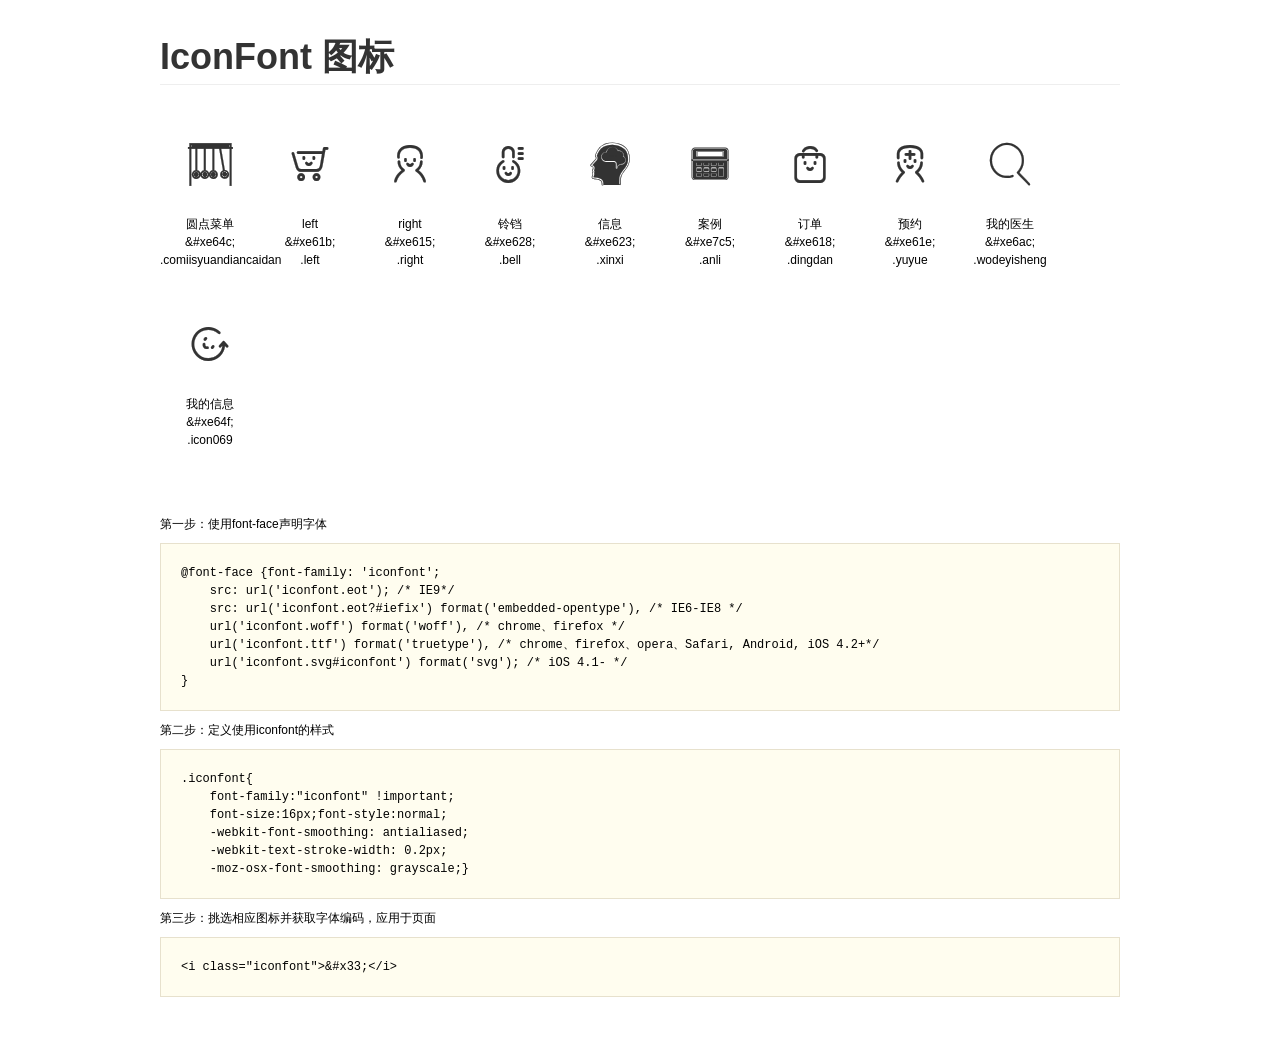
<file: fonts/demo.html>
<!DOCTYPE html>
<html>
<head>
    <meta charset="utf-8"/>
    <title>IconFont</title>
    <link rel="stylesheet" href="demo.css">
    <link rel="stylesheet" href="iconfont.css">
</head>
<body>
    <div class="main">
        <h1>IconFont 图标</h1>
        <ul class="icon_lists clear">
                <li>
                <i class="icon iconfont">&#xe64c;</i>
                    <div class="name">圆点菜单</div>
                    <div class="code">&amp;#xe64c;</div>
                    <div class="fontclass">.comiisyuandiancaidan</div>
                </li>
            
                <li>
                <i class="icon iconfont">&#xe61b;</i>
                    <div class="name">left</div>
                    <div class="code">&amp;#xe61b;</div>
                    <div class="fontclass">.left</div>
                </li>
            
                <li>
                <i class="icon iconfont">&#xe615;</i>
                    <div class="name">right</div>
                    <div class="code">&amp;#xe615;</div>
                    <div class="fontclass">.right</div>
                </li>
            
                <li>
                <i class="icon iconfont">&#xe628;</i>
                    <div class="name">铃铛</div>
                    <div class="code">&amp;#xe628;</div>
                    <div class="fontclass">.bell</div>
                </li>
            
                <li>
                <i class="icon iconfont">&#xe623;</i>
                    <div class="name">信息</div>
                    <div class="code">&amp;#xe623;</div>
                    <div class="fontclass">.xinxi</div>
                </li>
            
                <li>
                <i class="icon iconfont">&#xe7c5;</i>
                    <div class="name">案例</div>
                    <div class="code">&amp;#xe7c5;</div>
                    <div class="fontclass">.anli</div>
                </li>
            
                <li>
                <i class="icon iconfont">&#xe618;</i>
                    <div class="name">订单</div>
                    <div class="code">&amp;#xe618;</div>
                    <div class="fontclass">.dingdan</div>
                </li>
            
                <li>
                <i class="icon iconfont">&#xe61e;</i>
                    <div class="name">预约</div>
                    <div class="code">&amp;#xe61e;</div>
                    <div class="fontclass">.yuyue</div>
                </li>
            
                <li>
                <i class="icon iconfont">&#xe6ac;</i>
                    <div class="name">我的医生</div>
                    <div class="code">&amp;#xe6ac;</div>
                    <div class="fontclass">.wodeyisheng</div>
                </li>
            
                <li>
                <i class="icon iconfont">&#xe64f;</i>
                    <div class="name">我的信息</div>
                    <div class="code">&amp;#xe64f;</div>
                    <div class="fontclass">.icon069</div>
                </li>
            
        </ul>


        <div class="helps">
            第一步：使用font-face声明字体
            <pre>
@font-face {font-family: 'iconfont';
    src: url('iconfont.eot'); /* IE9*/
    src: url('iconfont.eot?#iefix') format('embedded-opentype'), /* IE6-IE8 */
    url('iconfont.woff') format('woff'), /* chrome、firefox */
    url('iconfont.ttf') format('truetype'), /* chrome、firefox、opera、Safari, Android, iOS 4.2+*/
    url('iconfont.svg#iconfont') format('svg'); /* iOS 4.1- */
}
</pre>
第二步：定义使用iconfont的样式
            <pre>
.iconfont{
    font-family:"iconfont" !important;
    font-size:16px;font-style:normal;
    -webkit-font-smoothing: antialiased;
    -webkit-text-stroke-width: 0.2px;
    -moz-osx-font-smoothing: grayscale;}
</pre>
第三步：挑选相应图标并获取字体编码，应用于页面
<pre>
&lt;i class="iconfont"&gt;&amp;#x33;&lt;/i&gt;
</pre>
        </div>

    </div>
</body>
</html>
</file>
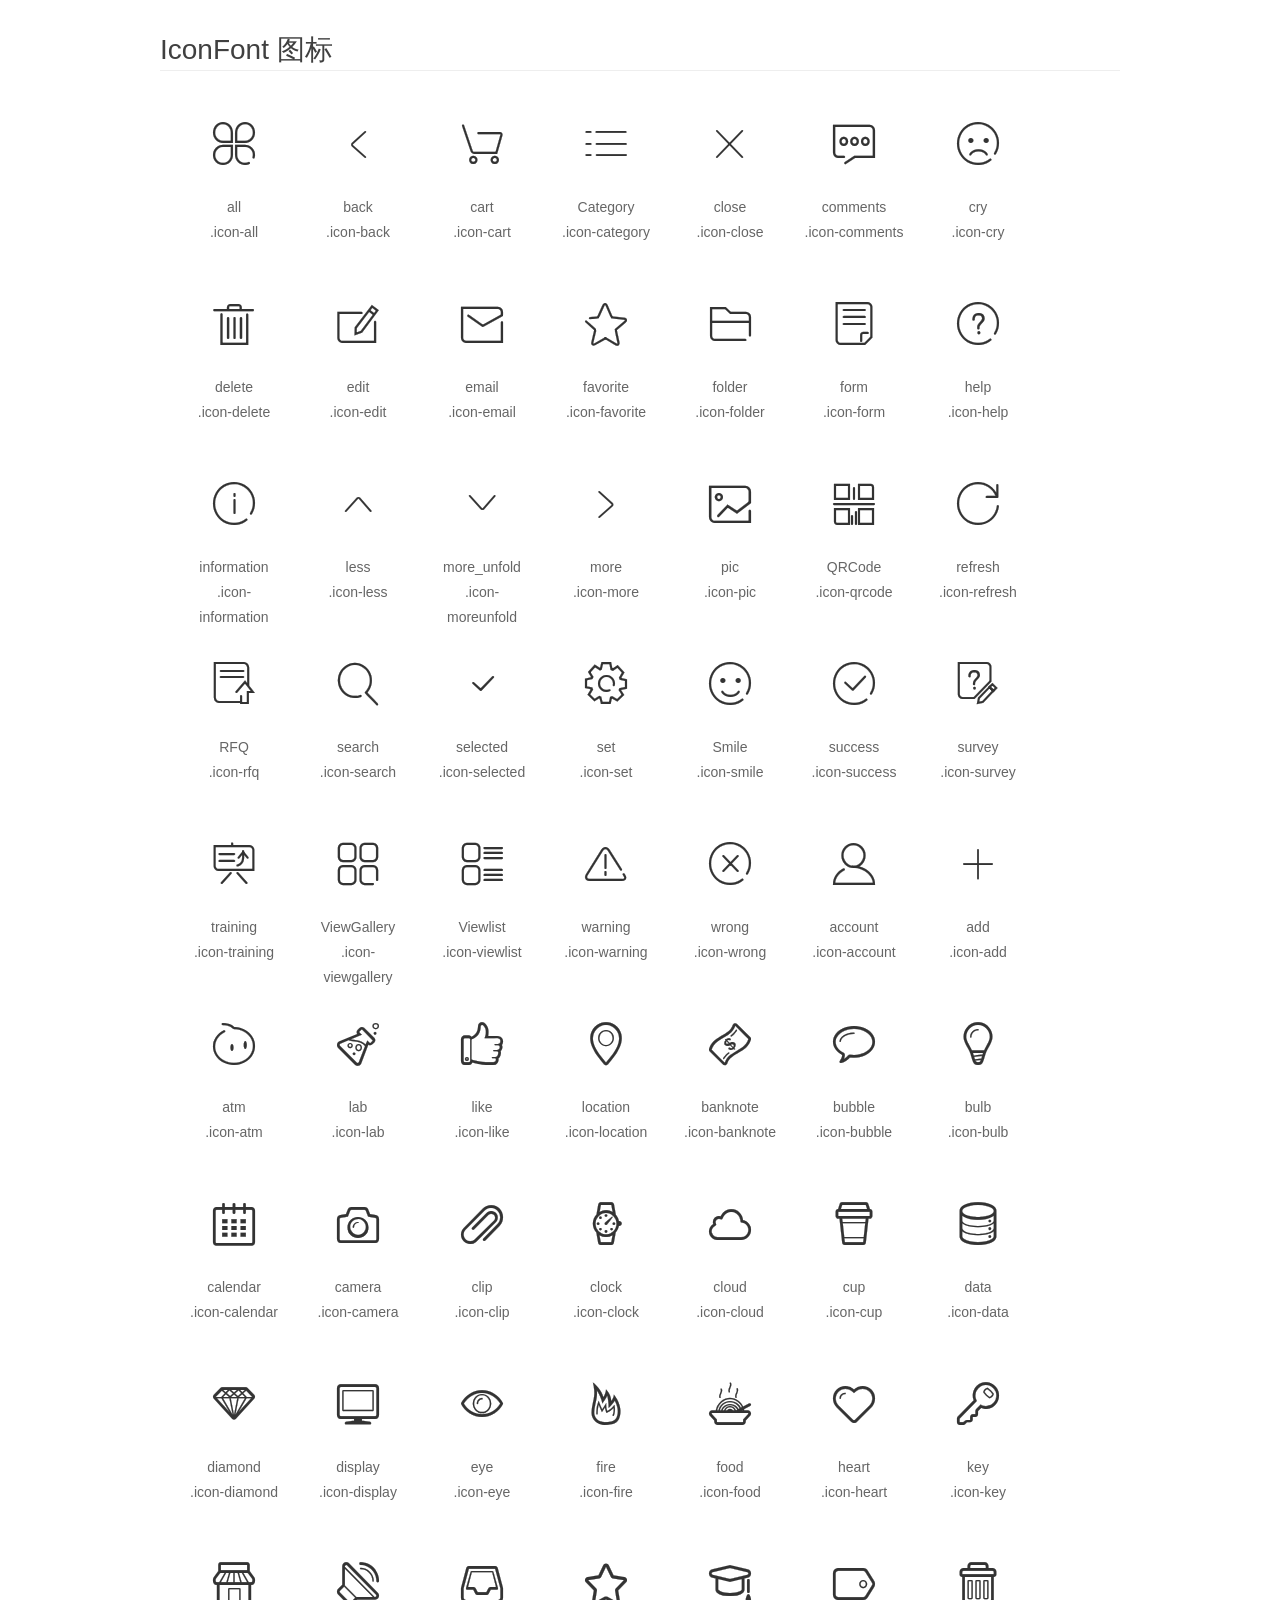
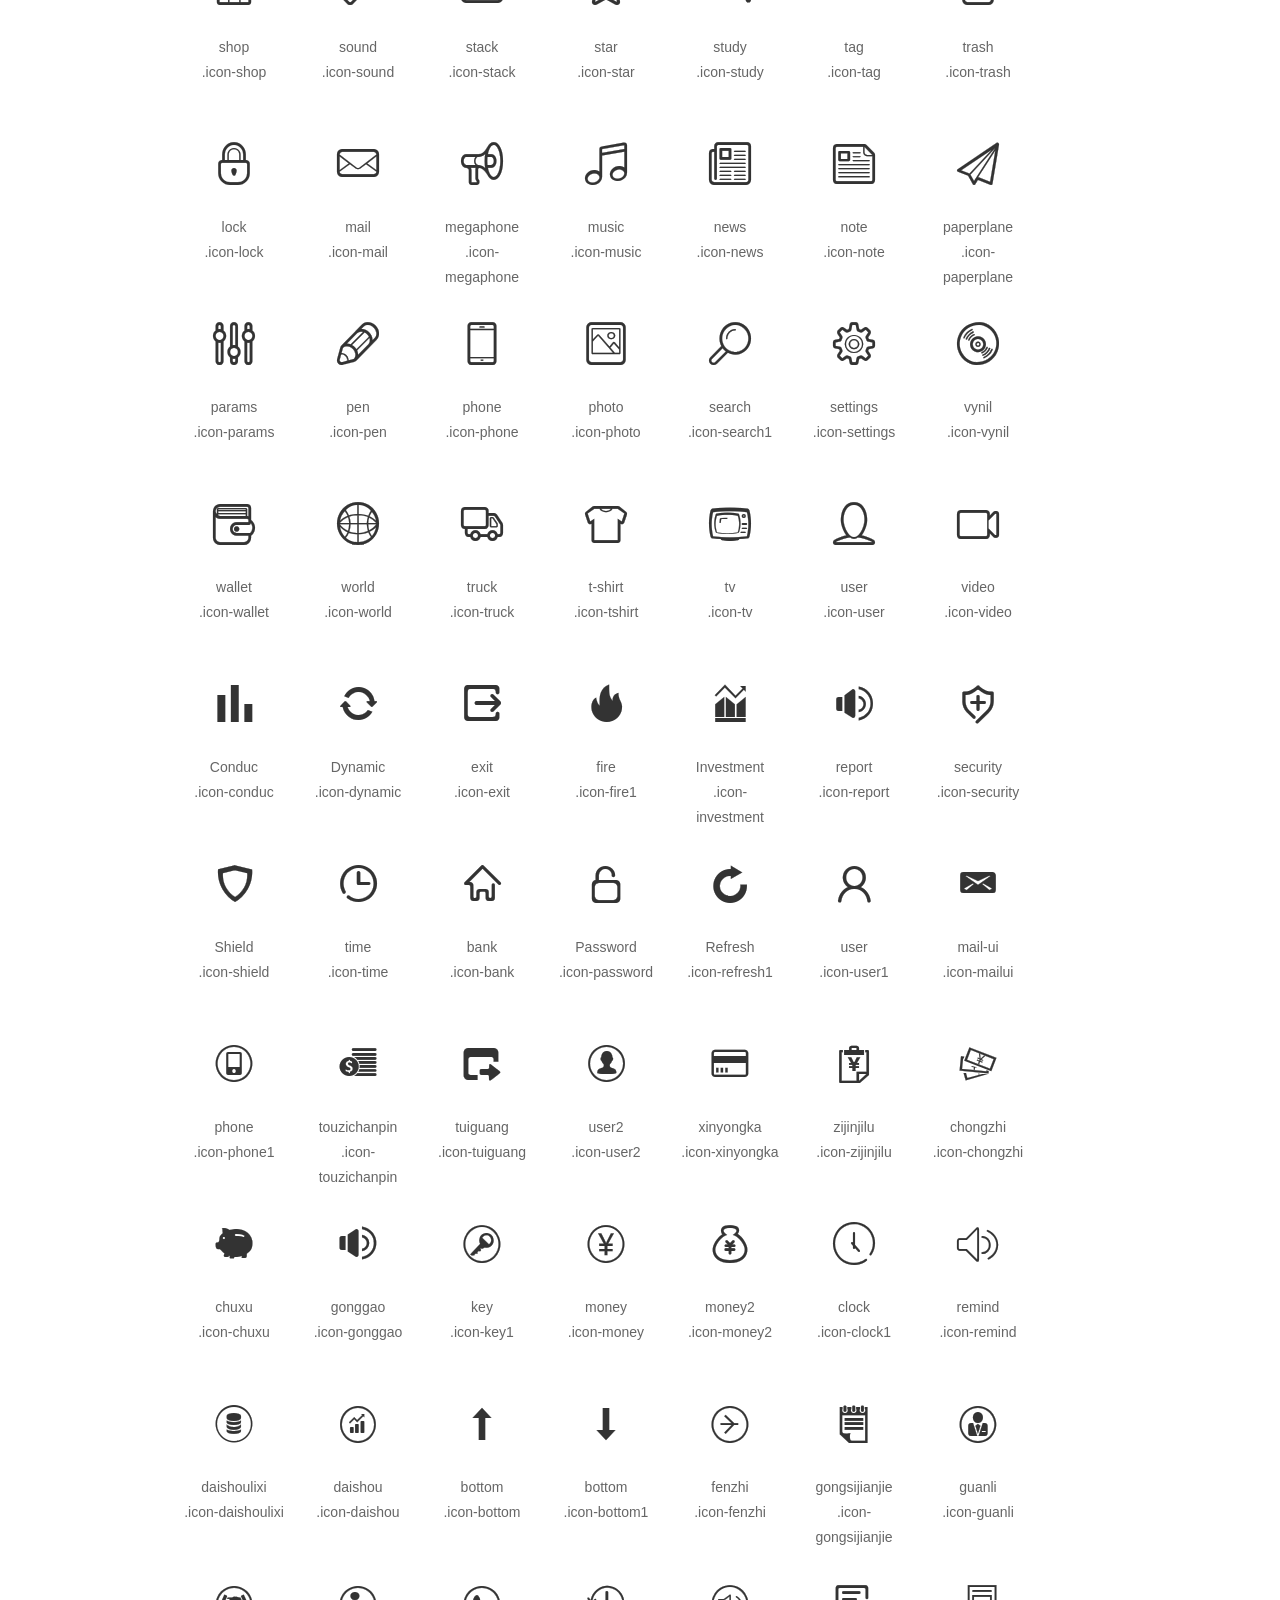
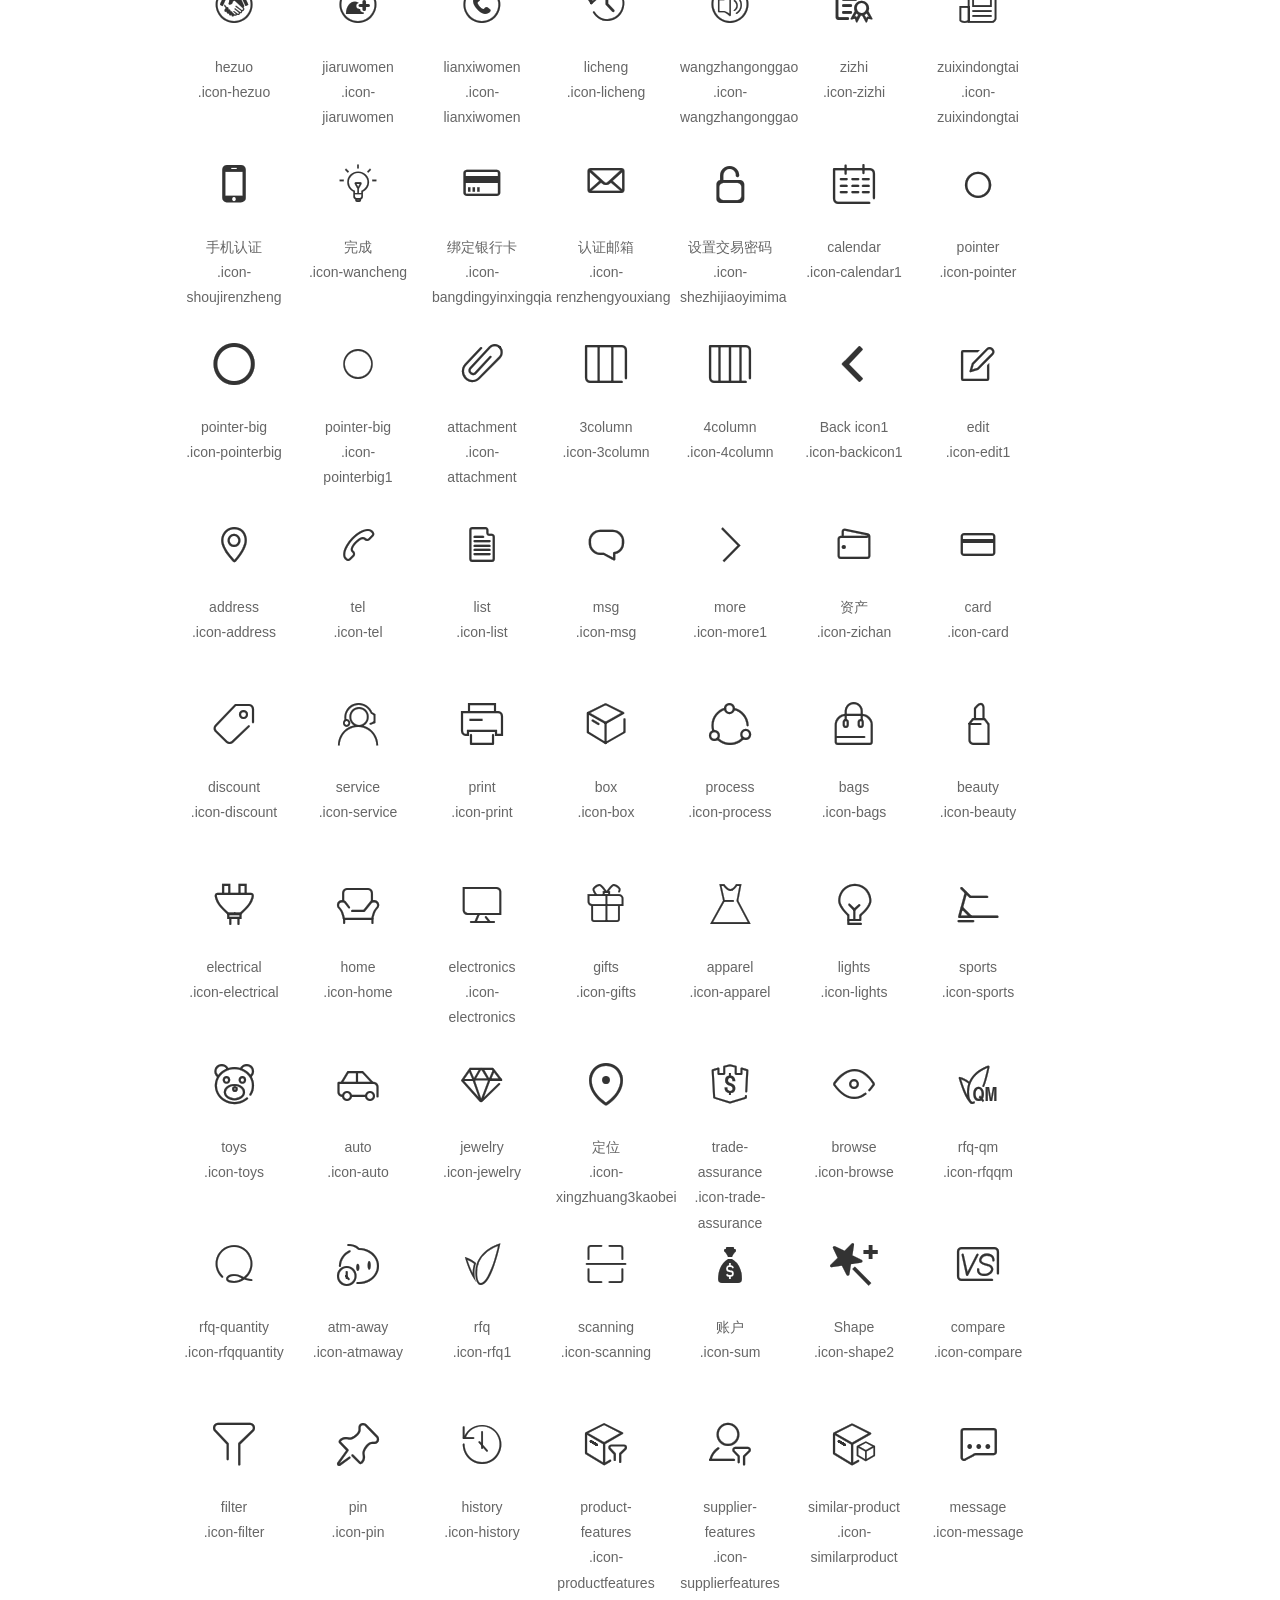
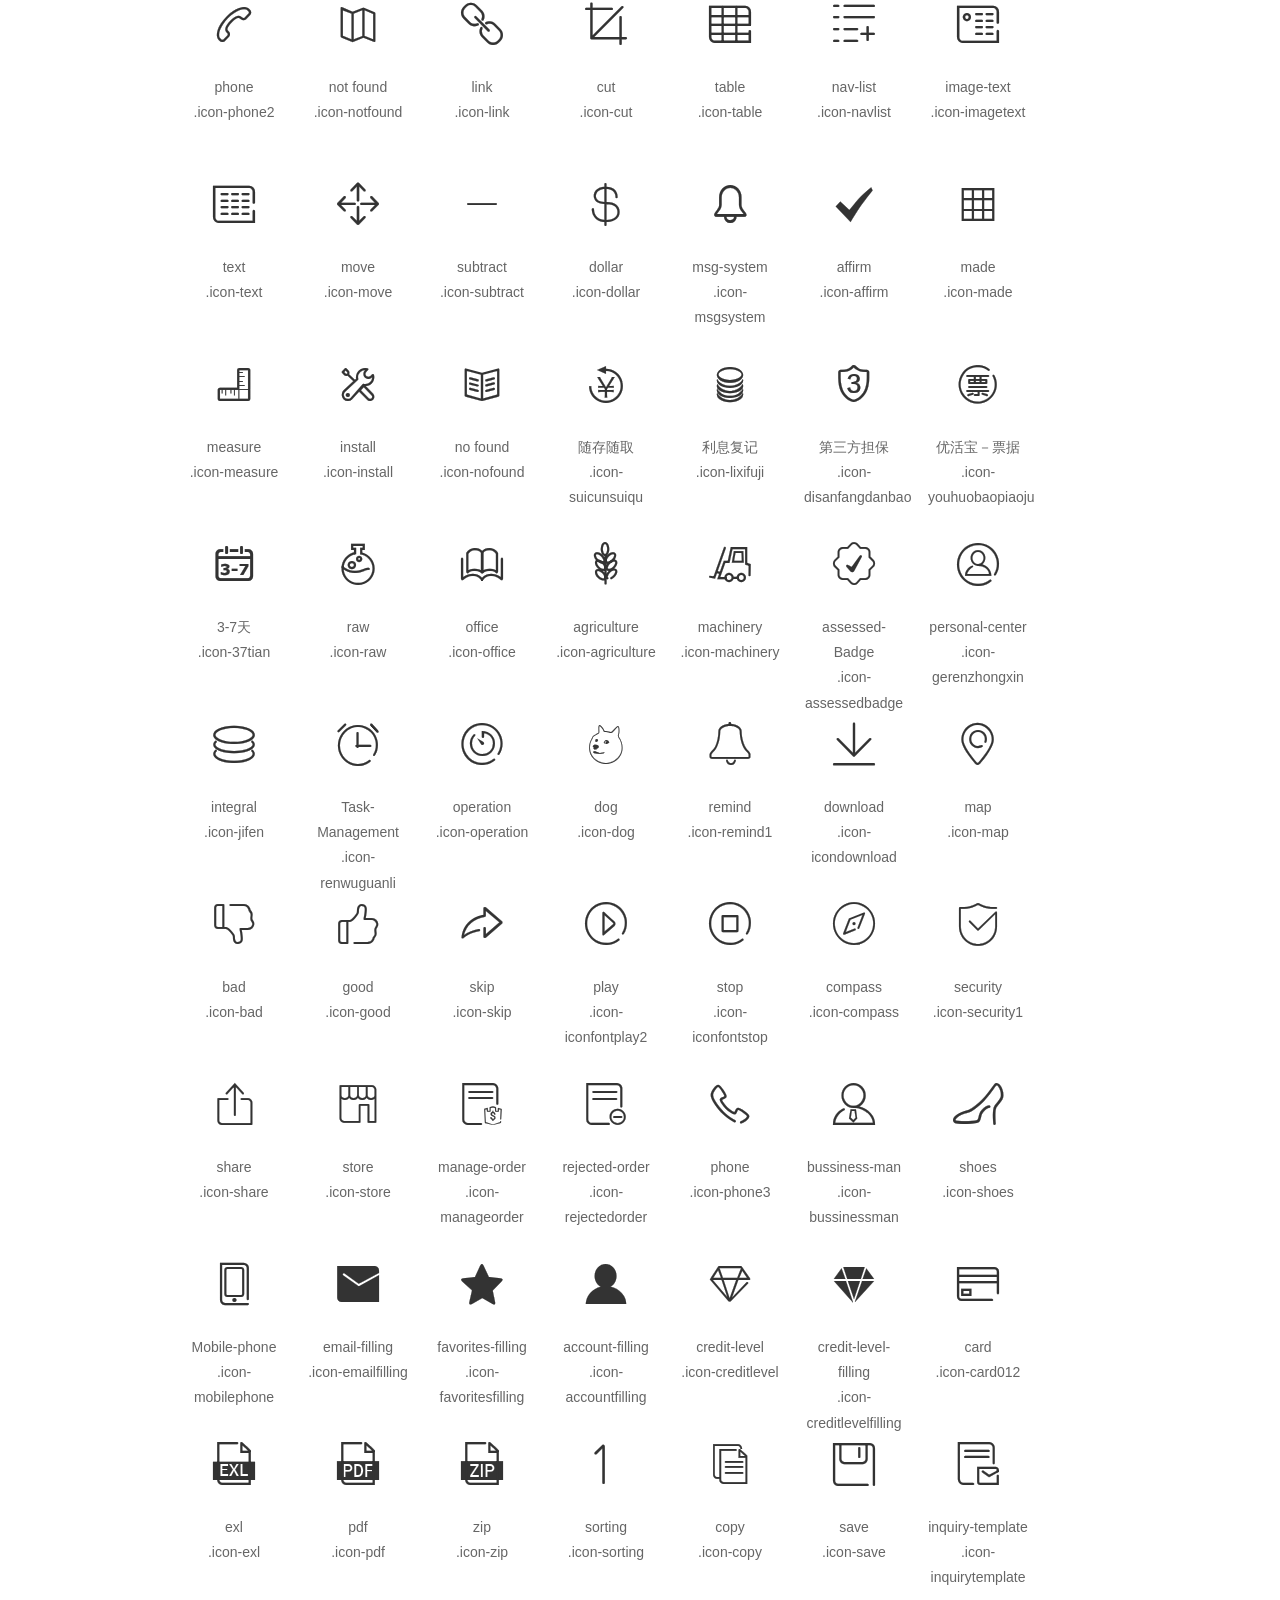
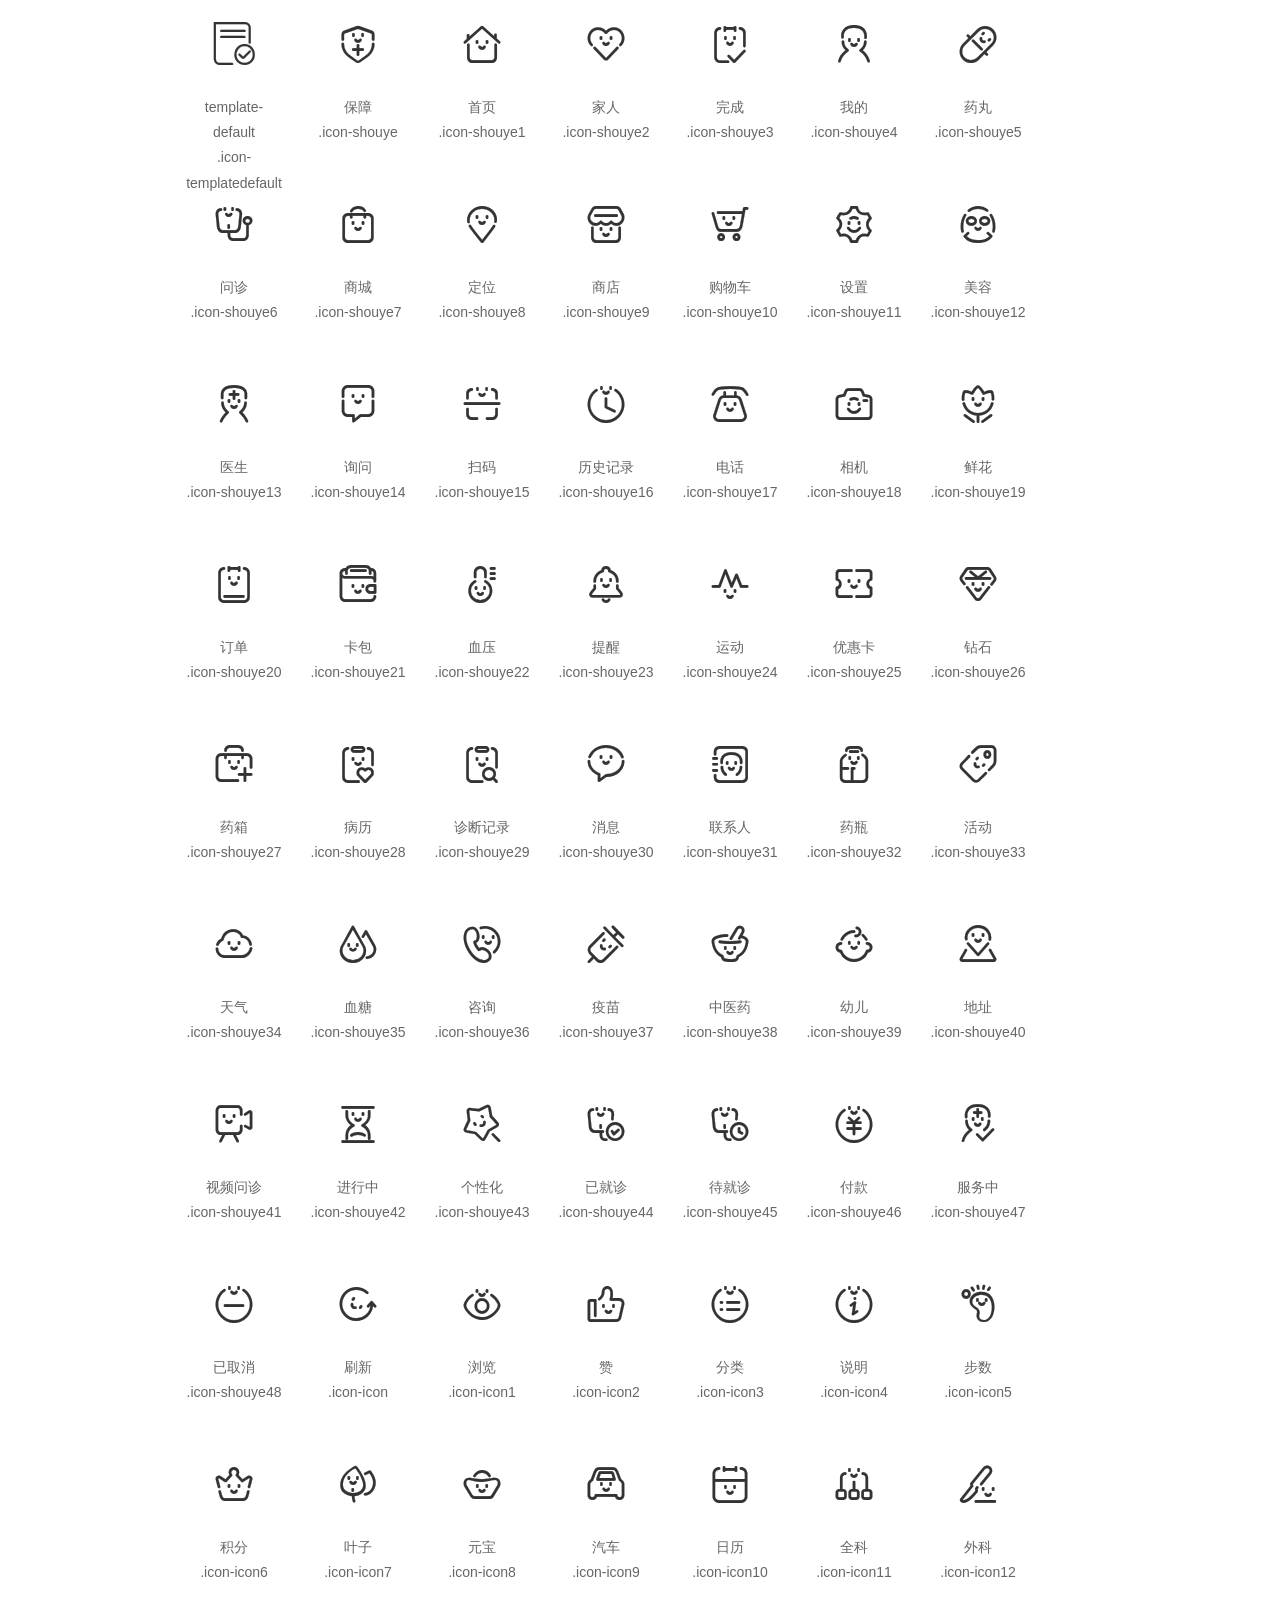
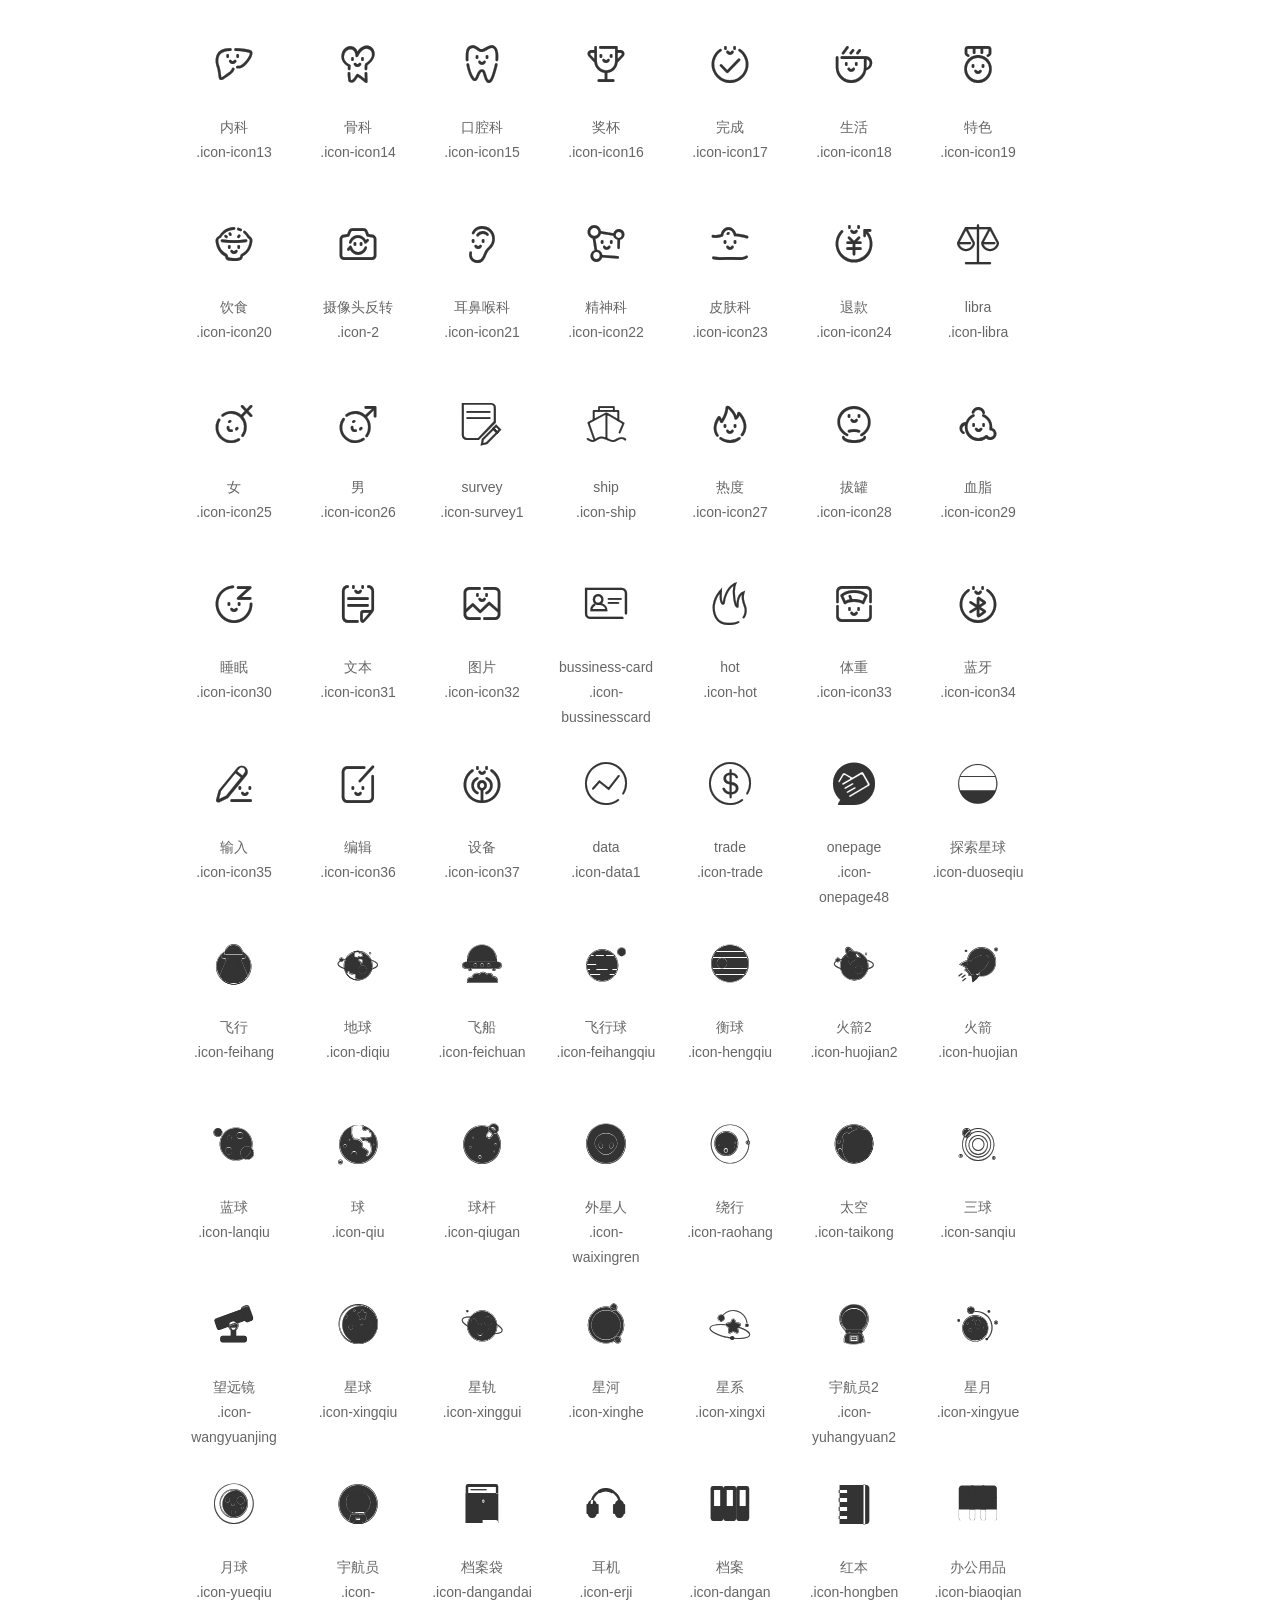
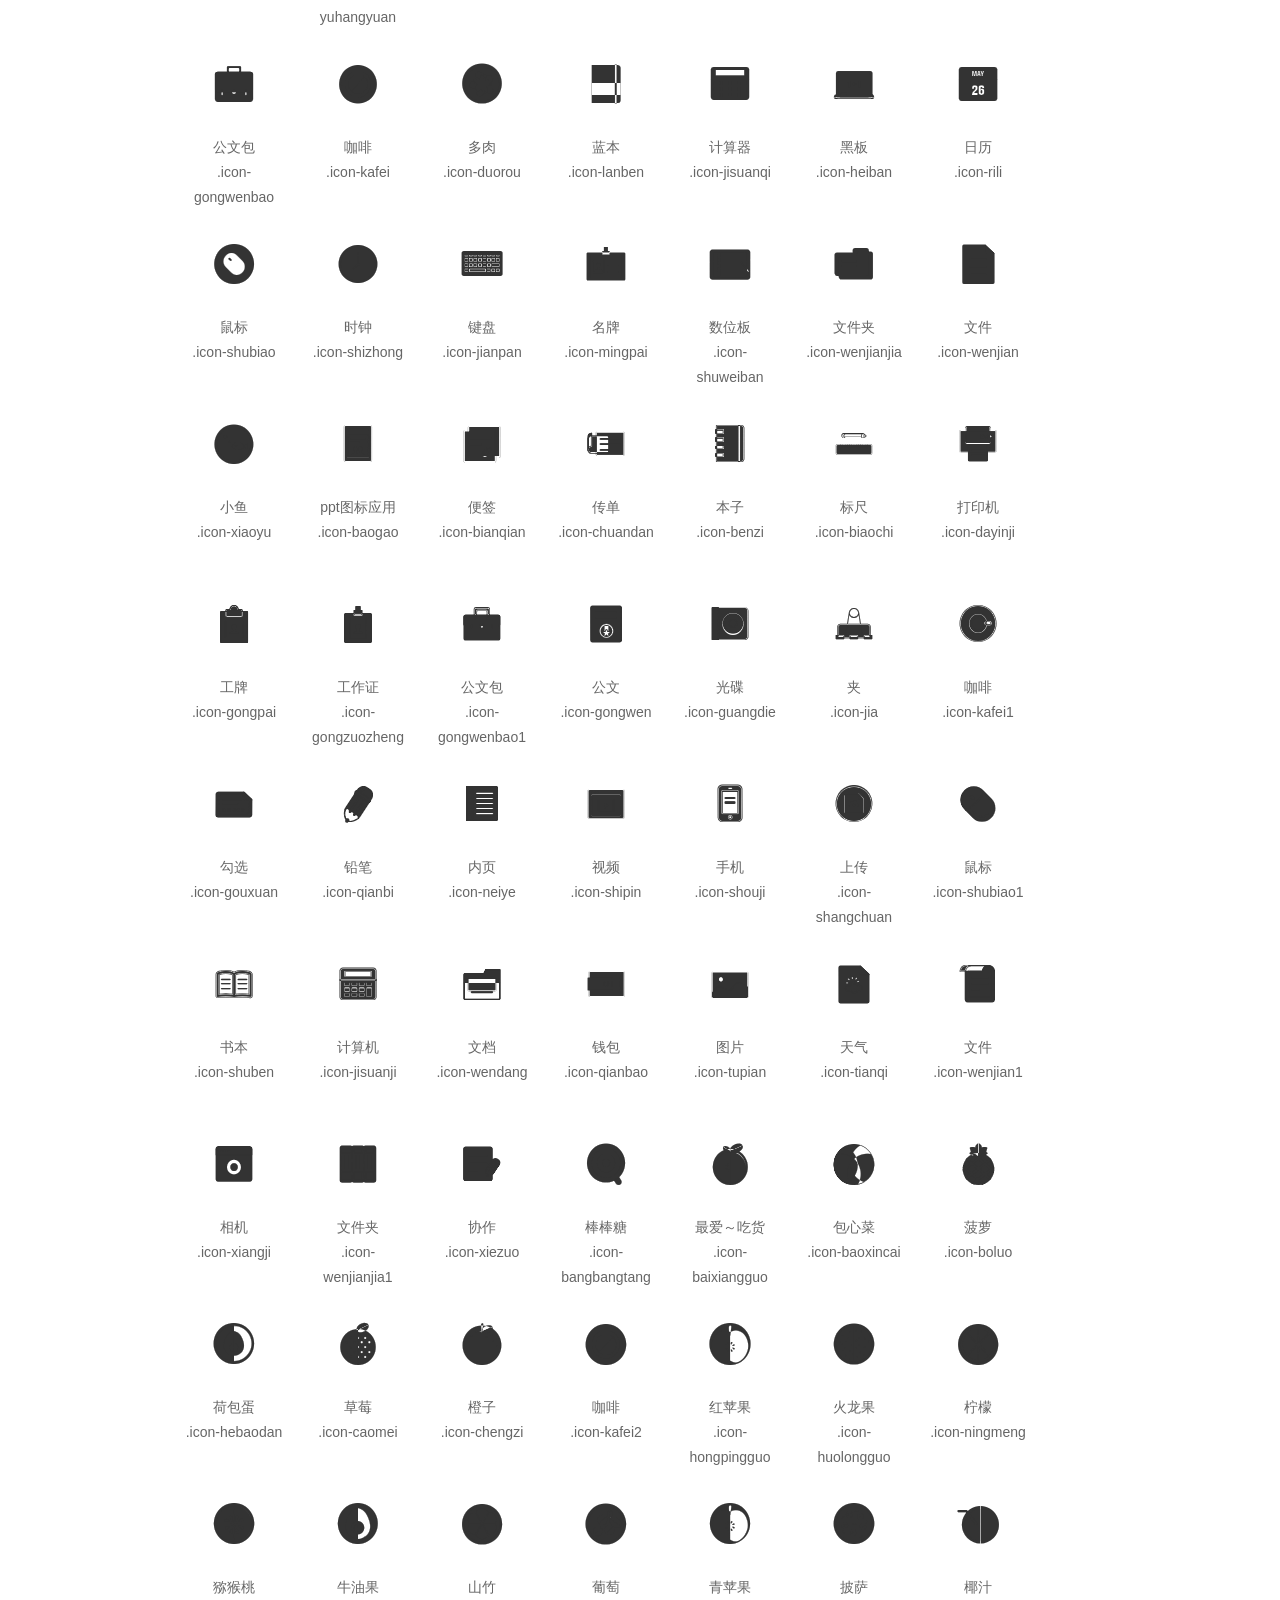
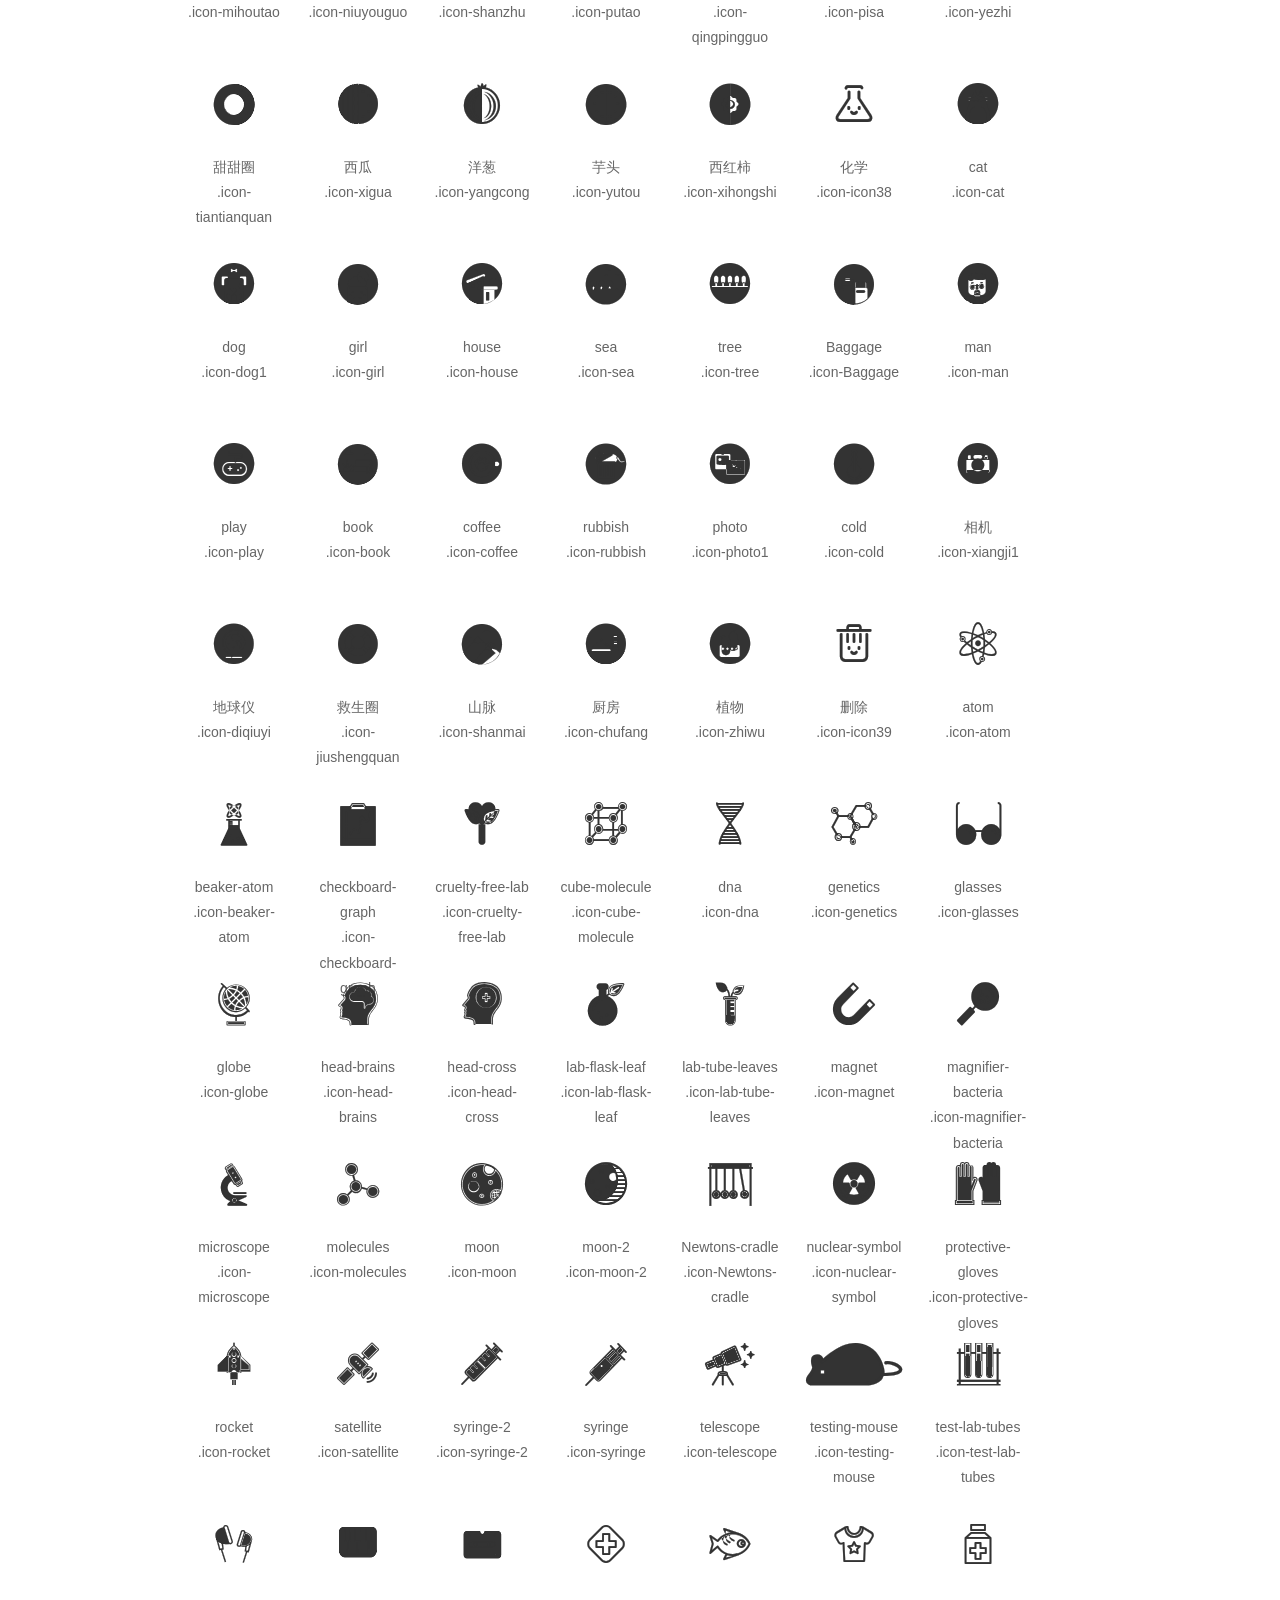
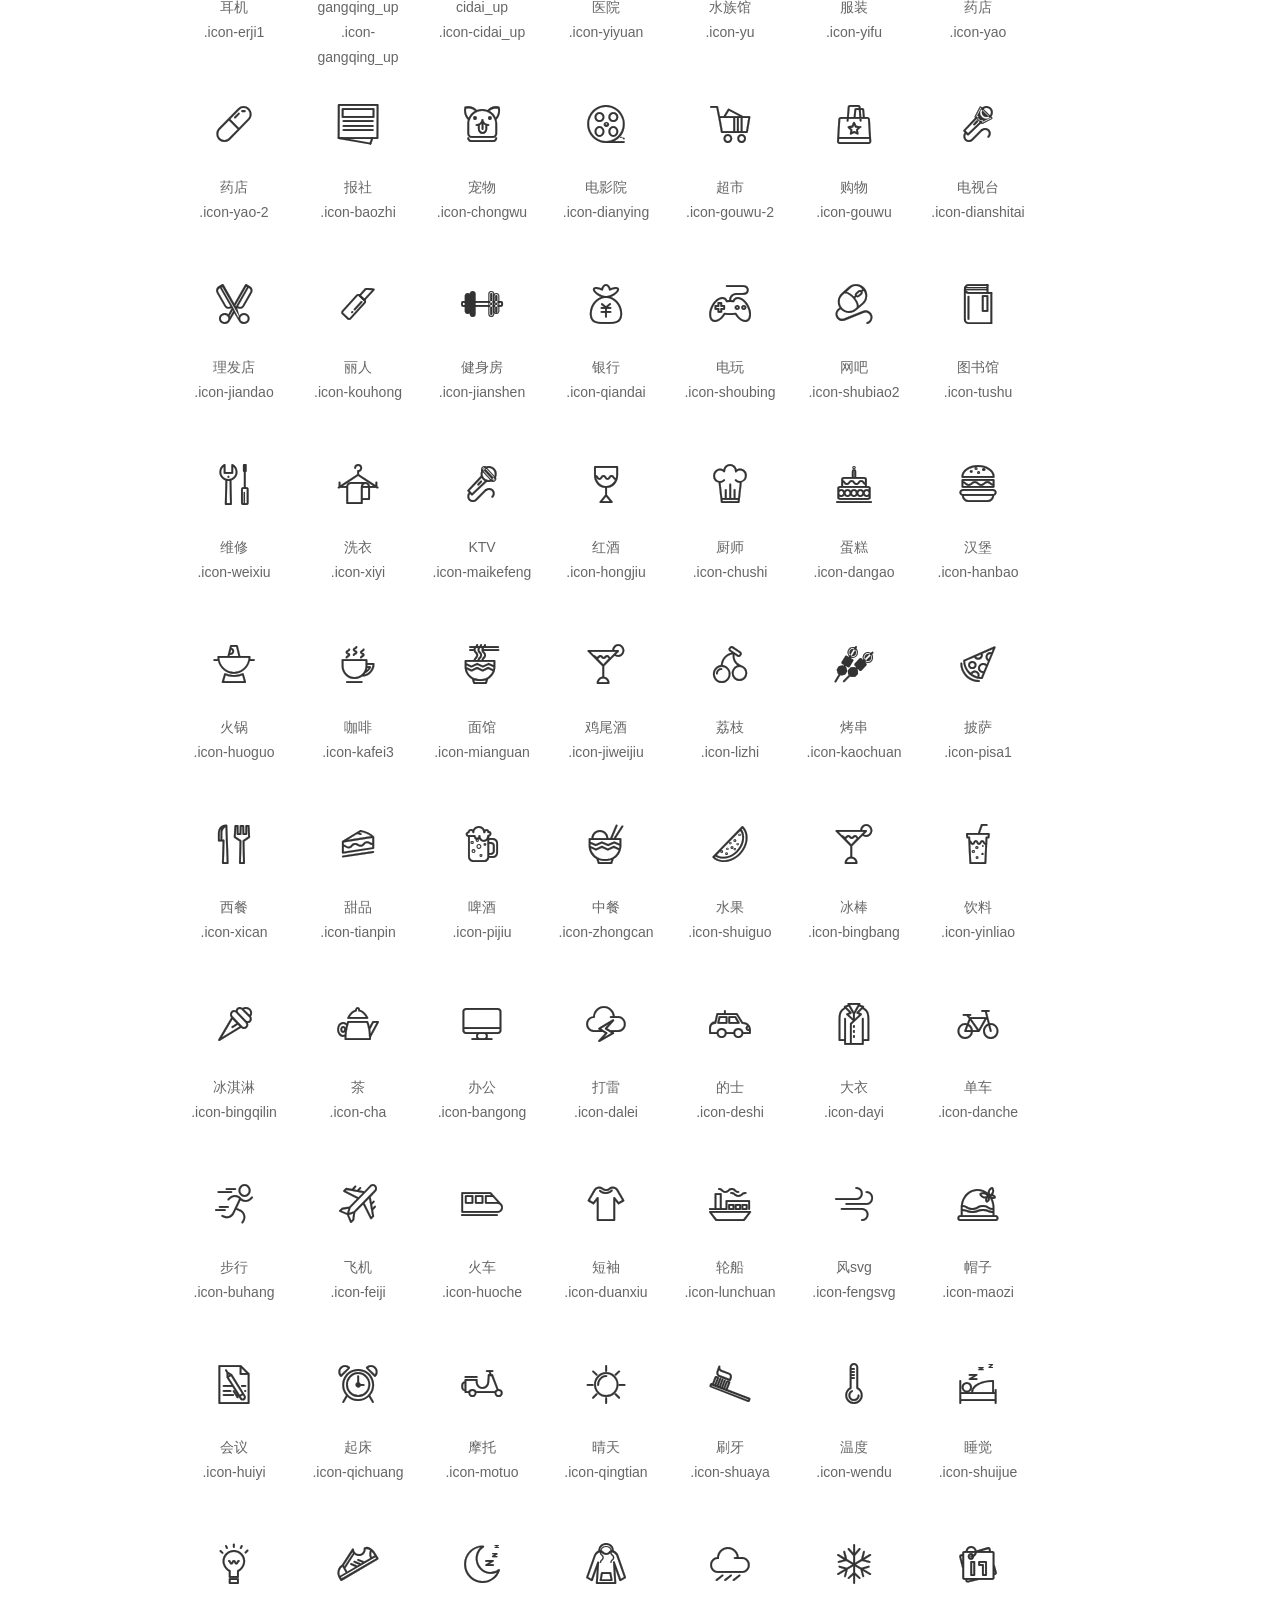
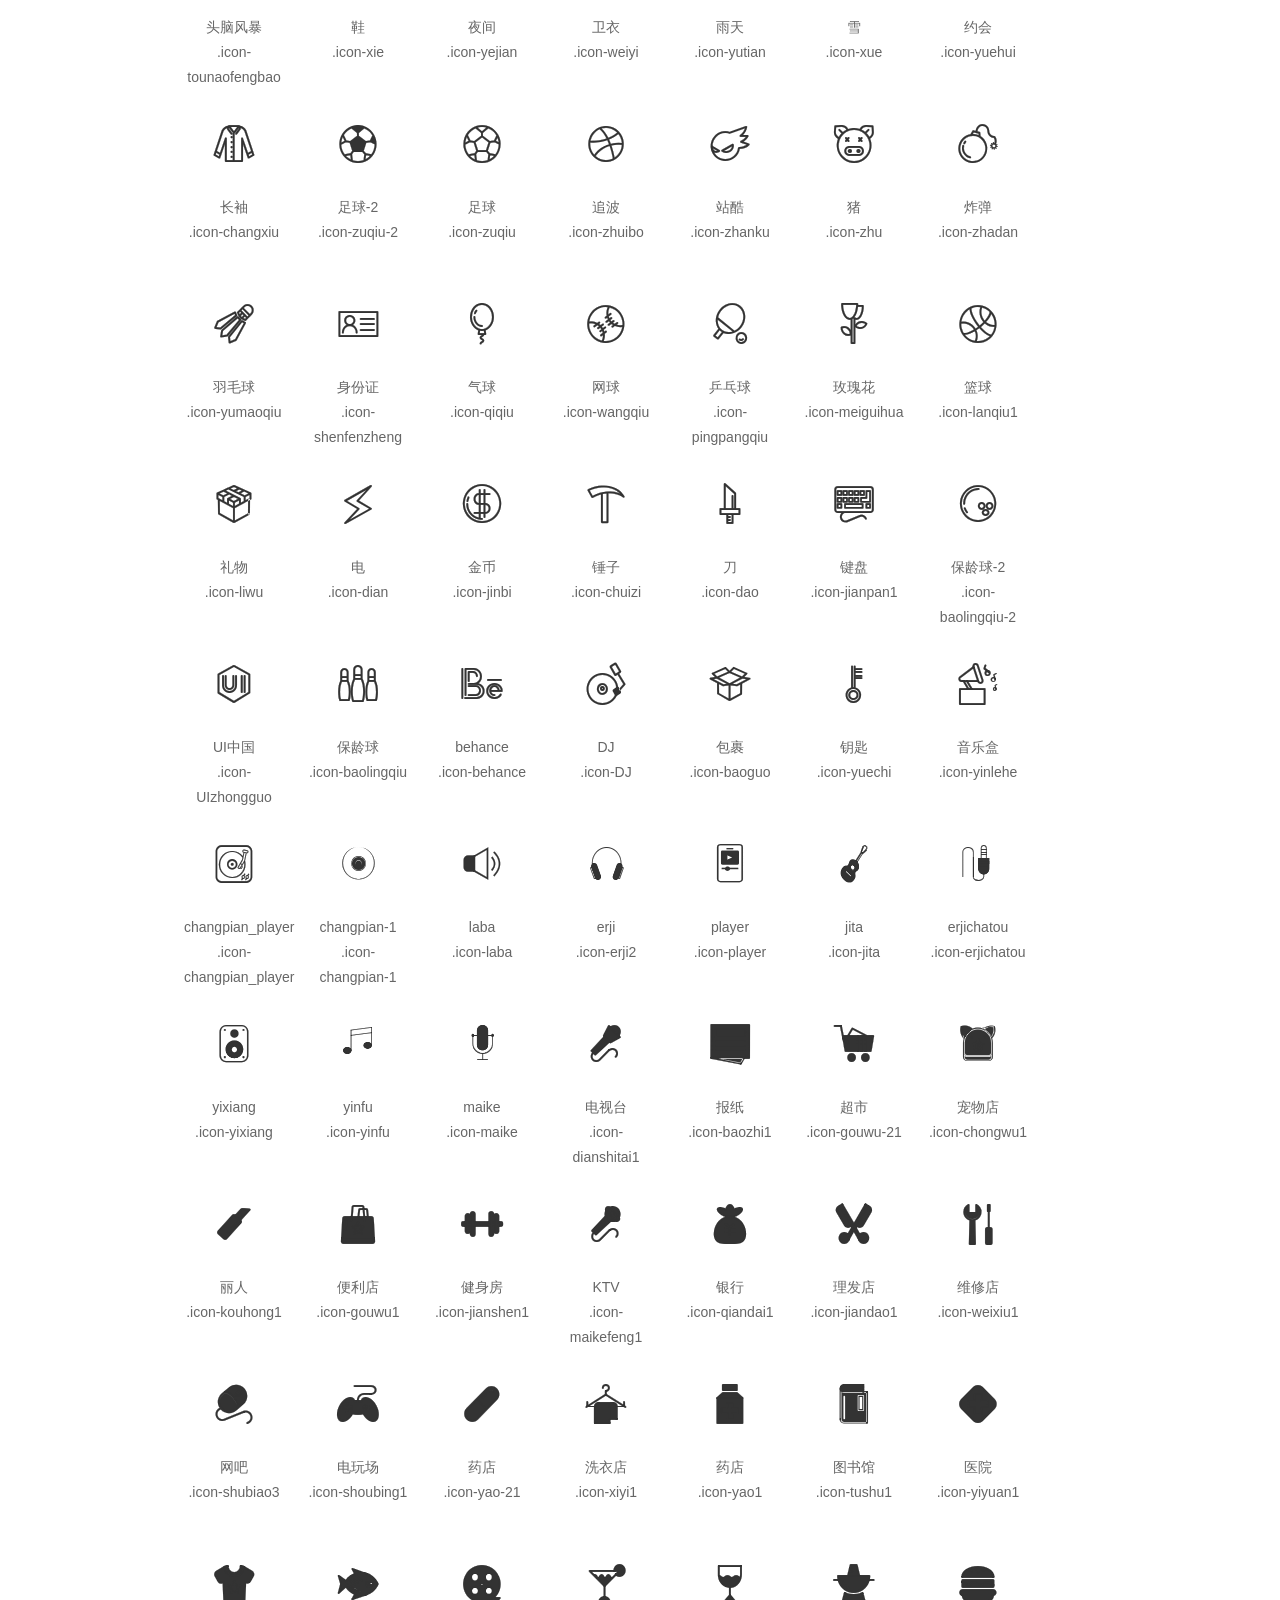
<file: fonts/demo_fontclass.html>
<!DOCTYPE html>
<html>
<head>
    <meta charset="utf-8"/>
    <title>IconFont</title>
    <link rel="stylesheet" href="demo.css">
    <link rel="stylesheet" href="iconfont.css">
</head>
<body>
    <div class="main markdown">
        <h1>IconFont 图标</h1>
        <ul class="icon_lists clear">
            
                <li>
                <i class="icon iconfont icon-all"></i>
                    <div class="name">all</div>
                    <div class="fontclass">.icon-all</div>
                </li>
            
                <li>
                <i class="icon iconfont icon-back"></i>
                    <div class="name">back</div>
                    <div class="fontclass">.icon-back</div>
                </li>
            
                <li>
                <i class="icon iconfont icon-cart"></i>
                    <div class="name">cart</div>
                    <div class="fontclass">.icon-cart</div>
                </li>
            
                <li>
                <i class="icon iconfont icon-category"></i>
                    <div class="name">Category</div>
                    <div class="fontclass">.icon-category</div>
                </li>
            
                <li>
                <i class="icon iconfont icon-close"></i>
                    <div class="name">close</div>
                    <div class="fontclass">.icon-close</div>
                </li>
            
                <li>
                <i class="icon iconfont icon-comments"></i>
                    <div class="name">comments</div>
                    <div class="fontclass">.icon-comments</div>
                </li>
            
                <li>
                <i class="icon iconfont icon-cry"></i>
                    <div class="name">cry</div>
                    <div class="fontclass">.icon-cry</div>
                </li>
            
                <li>
                <i class="icon iconfont icon-delete"></i>
                    <div class="name">delete</div>
                    <div class="fontclass">.icon-delete</div>
                </li>
            
                <li>
                <i class="icon iconfont icon-edit"></i>
                    <div class="name">edit</div>
                    <div class="fontclass">.icon-edit</div>
                </li>
            
                <li>
                <i class="icon iconfont icon-email"></i>
                    <div class="name">email</div>
                    <div class="fontclass">.icon-email</div>
                </li>
            
                <li>
                <i class="icon iconfont icon-favorite"></i>
                    <div class="name">favorite</div>
                    <div class="fontclass">.icon-favorite</div>
                </li>
            
                <li>
                <i class="icon iconfont icon-folder"></i>
                    <div class="name">folder</div>
                    <div class="fontclass">.icon-folder</div>
                </li>
            
                <li>
                <i class="icon iconfont icon-form"></i>
                    <div class="name">form</div>
                    <div class="fontclass">.icon-form</div>
                </li>
            
                <li>
                <i class="icon iconfont icon-help"></i>
                    <div class="name">help</div>
                    <div class="fontclass">.icon-help</div>
                </li>
            
                <li>
                <i class="icon iconfont icon-information"></i>
                    <div class="name">information</div>
                    <div class="fontclass">.icon-information</div>
                </li>
            
                <li>
                <i class="icon iconfont icon-less"></i>
                    <div class="name">less</div>
                    <div class="fontclass">.icon-less</div>
                </li>
            
                <li>
                <i class="icon iconfont icon-moreunfold"></i>
                    <div class="name">more_unfold</div>
                    <div class="fontclass">.icon-moreunfold</div>
                </li>
            
                <li>
                <i class="icon iconfont icon-more"></i>
                    <div class="name">more</div>
                    <div class="fontclass">.icon-more</div>
                </li>
            
                <li>
                <i class="icon iconfont icon-pic"></i>
                    <div class="name">pic</div>
                    <div class="fontclass">.icon-pic</div>
                </li>
            
                <li>
                <i class="icon iconfont icon-qrcode"></i>
                    <div class="name">QRCode</div>
                    <div class="fontclass">.icon-qrcode</div>
                </li>
            
                <li>
                <i class="icon iconfont icon-refresh"></i>
                    <div class="name">refresh</div>
                    <div class="fontclass">.icon-refresh</div>
                </li>
            
                <li>
                <i class="icon iconfont icon-rfq"></i>
                    <div class="name">RFQ</div>
                    <div class="fontclass">.icon-rfq</div>
                </li>
            
                <li>
                <i class="icon iconfont icon-search"></i>
                    <div class="name">search</div>
                    <div class="fontclass">.icon-search</div>
                </li>
            
                <li>
                <i class="icon iconfont icon-selected"></i>
                    <div class="name">selected</div>
                    <div class="fontclass">.icon-selected</div>
                </li>
            
                <li>
                <i class="icon iconfont icon-set"></i>
                    <div class="name">set</div>
                    <div class="fontclass">.icon-set</div>
                </li>
            
                <li>
                <i class="icon iconfont icon-smile"></i>
                    <div class="name">Smile</div>
                    <div class="fontclass">.icon-smile</div>
                </li>
            
                <li>
                <i class="icon iconfont icon-success"></i>
                    <div class="name">success</div>
                    <div class="fontclass">.icon-success</div>
                </li>
            
                <li>
                <i class="icon iconfont icon-survey"></i>
                    <div class="name">survey</div>
                    <div class="fontclass">.icon-survey</div>
                </li>
            
                <li>
                <i class="icon iconfont icon-training"></i>
                    <div class="name">training</div>
                    <div class="fontclass">.icon-training</div>
                </li>
            
                <li>
                <i class="icon iconfont icon-viewgallery"></i>
                    <div class="name">ViewGallery</div>
                    <div class="fontclass">.icon-viewgallery</div>
                </li>
            
                <li>
                <i class="icon iconfont icon-viewlist"></i>
                    <div class="name">Viewlist</div>
                    <div class="fontclass">.icon-viewlist</div>
                </li>
            
                <li>
                <i class="icon iconfont icon-warning"></i>
                    <div class="name">warning</div>
                    <div class="fontclass">.icon-warning</div>
                </li>
            
                <li>
                <i class="icon iconfont icon-wrong"></i>
                    <div class="name">wrong</div>
                    <div class="fontclass">.icon-wrong</div>
                </li>
            
                <li>
                <i class="icon iconfont icon-account"></i>
                    <div class="name">account</div>
                    <div class="fontclass">.icon-account</div>
                </li>
            
                <li>
                <i class="icon iconfont icon-add"></i>
                    <div class="name">add</div>
                    <div class="fontclass">.icon-add</div>
                </li>
            
                <li>
                <i class="icon iconfont icon-atm"></i>
                    <div class="name">atm</div>
                    <div class="fontclass">.icon-atm</div>
                </li>
            
                <li>
                <i class="icon iconfont icon-lab"></i>
                    <div class="name">lab</div>
                    <div class="fontclass">.icon-lab</div>
                </li>
            
                <li>
                <i class="icon iconfont icon-like"></i>
                    <div class="name">like</div>
                    <div class="fontclass">.icon-like</div>
                </li>
            
                <li>
                <i class="icon iconfont icon-location"></i>
                    <div class="name">location</div>
                    <div class="fontclass">.icon-location</div>
                </li>
            
                <li>
                <i class="icon iconfont icon-banknote"></i>
                    <div class="name">banknote</div>
                    <div class="fontclass">.icon-banknote</div>
                </li>
            
                <li>
                <i class="icon iconfont icon-bubble"></i>
                    <div class="name">bubble</div>
                    <div class="fontclass">.icon-bubble</div>
                </li>
            
                <li>
                <i class="icon iconfont icon-bulb"></i>
                    <div class="name">bulb</div>
                    <div class="fontclass">.icon-bulb</div>
                </li>
            
                <li>
                <i class="icon iconfont icon-calendar"></i>
                    <div class="name">calendar</div>
                    <div class="fontclass">.icon-calendar</div>
                </li>
            
                <li>
                <i class="icon iconfont icon-camera"></i>
                    <div class="name">camera</div>
                    <div class="fontclass">.icon-camera</div>
                </li>
            
                <li>
                <i class="icon iconfont icon-clip"></i>
                    <div class="name">clip</div>
                    <div class="fontclass">.icon-clip</div>
                </li>
            
                <li>
                <i class="icon iconfont icon-clock"></i>
                    <div class="name">clock</div>
                    <div class="fontclass">.icon-clock</div>
                </li>
            
                <li>
                <i class="icon iconfont icon-cloud"></i>
                    <div class="name">cloud</div>
                    <div class="fontclass">.icon-cloud</div>
                </li>
            
                <li>
                <i class="icon iconfont icon-cup"></i>
                    <div class="name">cup</div>
                    <div class="fontclass">.icon-cup</div>
                </li>
            
                <li>
                <i class="icon iconfont icon-data"></i>
                    <div class="name">data</div>
                    <div class="fontclass">.icon-data</div>
                </li>
            
                <li>
                <i class="icon iconfont icon-diamond"></i>
                    <div class="name">diamond</div>
                    <div class="fontclass">.icon-diamond</div>
                </li>
            
                <li>
                <i class="icon iconfont icon-display"></i>
                    <div class="name">display</div>
                    <div class="fontclass">.icon-display</div>
                </li>
            
                <li>
                <i class="icon iconfont icon-eye"></i>
                    <div class="name">eye</div>
                    <div class="fontclass">.icon-eye</div>
                </li>
            
                <li>
                <i class="icon iconfont icon-fire"></i>
                    <div class="name">fire</div>
                    <div class="fontclass">.icon-fire</div>
                </li>
            
                <li>
                <i class="icon iconfont icon-food"></i>
                    <div class="name">food</div>
                    <div class="fontclass">.icon-food</div>
                </li>
            
                <li>
                <i class="icon iconfont icon-heart"></i>
                    <div class="name">heart</div>
                    <div class="fontclass">.icon-heart</div>
                </li>
            
                <li>
                <i class="icon iconfont icon-key"></i>
                    <div class="name">key</div>
                    <div class="fontclass">.icon-key</div>
                </li>
            
                <li>
                <i class="icon iconfont icon-shop"></i>
                    <div class="name">shop</div>
                    <div class="fontclass">.icon-shop</div>
                </li>
            
                <li>
                <i class="icon iconfont icon-sound"></i>
                    <div class="name">sound</div>
                    <div class="fontclass">.icon-sound</div>
                </li>
            
                <li>
                <i class="icon iconfont icon-stack"></i>
                    <div class="name">stack</div>
                    <div class="fontclass">.icon-stack</div>
                </li>
            
                <li>
                <i class="icon iconfont icon-star"></i>
                    <div class="name">star</div>
                    <div class="fontclass">.icon-star</div>
                </li>
            
                <li>
                <i class="icon iconfont icon-study"></i>
                    <div class="name">study</div>
                    <div class="fontclass">.icon-study</div>
                </li>
            
                <li>
                <i class="icon iconfont icon-tag"></i>
                    <div class="name">tag</div>
                    <div class="fontclass">.icon-tag</div>
                </li>
            
                <li>
                <i class="icon iconfont icon-trash"></i>
                    <div class="name">trash</div>
                    <div class="fontclass">.icon-trash</div>
                </li>
            
                <li>
                <i class="icon iconfont icon-lock"></i>
                    <div class="name">lock</div>
                    <div class="fontclass">.icon-lock</div>
                </li>
            
                <li>
                <i class="icon iconfont icon-mail"></i>
                    <div class="name">mail</div>
                    <div class="fontclass">.icon-mail</div>
                </li>
            
                <li>
                <i class="icon iconfont icon-megaphone"></i>
                    <div class="name">megaphone</div>
                    <div class="fontclass">.icon-megaphone</div>
                </li>
            
                <li>
                <i class="icon iconfont icon-music"></i>
                    <div class="name">music</div>
                    <div class="fontclass">.icon-music</div>
                </li>
            
                <li>
                <i class="icon iconfont icon-news"></i>
                    <div class="name">news</div>
                    <div class="fontclass">.icon-news</div>
                </li>
            
                <li>
                <i class="icon iconfont icon-note"></i>
                    <div class="name">note</div>
                    <div class="fontclass">.icon-note</div>
                </li>
            
                <li>
                <i class="icon iconfont icon-paperplane"></i>
                    <div class="name">paperplane</div>
                    <div class="fontclass">.icon-paperplane</div>
                </li>
            
                <li>
                <i class="icon iconfont icon-params"></i>
                    <div class="name">params</div>
                    <div class="fontclass">.icon-params</div>
                </li>
            
                <li>
                <i class="icon iconfont icon-pen"></i>
                    <div class="name">pen</div>
                    <div class="fontclass">.icon-pen</div>
                </li>
            
                <li>
                <i class="icon iconfont icon-phone"></i>
                    <div class="name">phone</div>
                    <div class="fontclass">.icon-phone</div>
                </li>
            
                <li>
                <i class="icon iconfont icon-photo"></i>
                    <div class="name">photo</div>
                    <div class="fontclass">.icon-photo</div>
                </li>
            
                <li>
                <i class="icon iconfont icon-search1"></i>
                    <div class="name">search</div>
                    <div class="fontclass">.icon-search1</div>
                </li>
            
                <li>
                <i class="icon iconfont icon-settings"></i>
                    <div class="name">settings</div>
                    <div class="fontclass">.icon-settings</div>
                </li>
            
                <li>
                <i class="icon iconfont icon-vynil"></i>
                    <div class="name">vynil</div>
                    <div class="fontclass">.icon-vynil</div>
                </li>
            
                <li>
                <i class="icon iconfont icon-wallet"></i>
                    <div class="name">wallet</div>
                    <div class="fontclass">.icon-wallet</div>
                </li>
            
                <li>
                <i class="icon iconfont icon-world"></i>
                    <div class="name">world</div>
                    <div class="fontclass">.icon-world</div>
                </li>
            
                <li>
                <i class="icon iconfont icon-truck"></i>
                    <div class="name">truck</div>
                    <div class="fontclass">.icon-truck</div>
                </li>
            
                <li>
                <i class="icon iconfont icon-tshirt"></i>
                    <div class="name">t-shirt</div>
                    <div class="fontclass">.icon-tshirt</div>
                </li>
            
                <li>
                <i class="icon iconfont icon-tv"></i>
                    <div class="name">tv</div>
                    <div class="fontclass">.icon-tv</div>
                </li>
            
                <li>
                <i class="icon iconfont icon-user"></i>
                    <div class="name">user</div>
                    <div class="fontclass">.icon-user</div>
                </li>
            
                <li>
                <i class="icon iconfont icon-video"></i>
                    <div class="name">video</div>
                    <div class="fontclass">.icon-video</div>
                </li>
            
                <li>
                <i class="icon iconfont icon-conduc"></i>
                    <div class="name">Conduc</div>
                    <div class="fontclass">.icon-conduc</div>
                </li>
            
                <li>
                <i class="icon iconfont icon-dynamic"></i>
                    <div class="name">Dynamic</div>
                    <div class="fontclass">.icon-dynamic</div>
                </li>
            
                <li>
                <i class="icon iconfont icon-exit"></i>
                    <div class="name">exit</div>
                    <div class="fontclass">.icon-exit</div>
                </li>
            
                <li>
                <i class="icon iconfont icon-fire1"></i>
                    <div class="name">fire</div>
                    <div class="fontclass">.icon-fire1</div>
                </li>
            
                <li>
                <i class="icon iconfont icon-investment"></i>
                    <div class="name">Investment</div>
                    <div class="fontclass">.icon-investment</div>
                </li>
            
                <li>
                <i class="icon iconfont icon-report"></i>
                    <div class="name">report</div>
                    <div class="fontclass">.icon-report</div>
                </li>
            
                <li>
                <i class="icon iconfont icon-security"></i>
                    <div class="name">security</div>
                    <div class="fontclass">.icon-security</div>
                </li>
            
                <li>
                <i class="icon iconfont icon-shield"></i>
                    <div class="name">Shield</div>
                    <div class="fontclass">.icon-shield</div>
                </li>
            
                <li>
                <i class="icon iconfont icon-time"></i>
                    <div class="name">time</div>
                    <div class="fontclass">.icon-time</div>
                </li>
            
                <li>
                <i class="icon iconfont icon-bank"></i>
                    <div class="name">bank</div>
                    <div class="fontclass">.icon-bank</div>
                </li>
            
                <li>
                <i class="icon iconfont icon-password"></i>
                    <div class="name">Password</div>
                    <div class="fontclass">.icon-password</div>
                </li>
            
                <li>
                <i class="icon iconfont icon-refresh1"></i>
                    <div class="name">Refresh</div>
                    <div class="fontclass">.icon-refresh1</div>
                </li>
            
                <li>
                <i class="icon iconfont icon-user1"></i>
                    <div class="name">user</div>
                    <div class="fontclass">.icon-user1</div>
                </li>
            
                <li>
                <i class="icon iconfont icon-mailui"></i>
                    <div class="name">mail-ui</div>
                    <div class="fontclass">.icon-mailui</div>
                </li>
            
                <li>
                <i class="icon iconfont icon-phone1"></i>
                    <div class="name">phone</div>
                    <div class="fontclass">.icon-phone1</div>
                </li>
            
                <li>
                <i class="icon iconfont icon-touzichanpin"></i>
                    <div class="name">touzichanpin</div>
                    <div class="fontclass">.icon-touzichanpin</div>
                </li>
            
                <li>
                <i class="icon iconfont icon-tuiguang"></i>
                    <div class="name">tuiguang</div>
                    <div class="fontclass">.icon-tuiguang</div>
                </li>
            
                <li>
                <i class="icon iconfont icon-user2"></i>
                    <div class="name">user2</div>
                    <div class="fontclass">.icon-user2</div>
                </li>
            
                <li>
                <i class="icon iconfont icon-xinyongka"></i>
                    <div class="name">xinyongka</div>
                    <div class="fontclass">.icon-xinyongka</div>
                </li>
            
                <li>
                <i class="icon iconfont icon-zijinjilu"></i>
                    <div class="name">zijinjilu</div>
                    <div class="fontclass">.icon-zijinjilu</div>
                </li>
            
                <li>
                <i class="icon iconfont icon-chongzhi"></i>
                    <div class="name">chongzhi</div>
                    <div class="fontclass">.icon-chongzhi</div>
                </li>
            
                <li>
                <i class="icon iconfont icon-chuxu"></i>
                    <div class="name">chuxu</div>
                    <div class="fontclass">.icon-chuxu</div>
                </li>
            
                <li>
                <i class="icon iconfont icon-gonggao"></i>
                    <div class="name">gonggao</div>
                    <div class="fontclass">.icon-gonggao</div>
                </li>
            
                <li>
                <i class="icon iconfont icon-key1"></i>
                    <div class="name">key</div>
                    <div class="fontclass">.icon-key1</div>
                </li>
            
                <li>
                <i class="icon iconfont icon-money"></i>
                    <div class="name">money</div>
                    <div class="fontclass">.icon-money</div>
                </li>
            
                <li>
                <i class="icon iconfont icon-money2"></i>
                    <div class="name">money2</div>
                    <div class="fontclass">.icon-money2</div>
                </li>
            
                <li>
                <i class="icon iconfont icon-clock1"></i>
                    <div class="name">clock</div>
                    <div class="fontclass">.icon-clock1</div>
                </li>
            
                <li>
                <i class="icon iconfont icon-remind"></i>
                    <div class="name">remind</div>
                    <div class="fontclass">.icon-remind</div>
                </li>
            
                <li>
                <i class="icon iconfont icon-daishoulixi"></i>
                    <div class="name">daishoulixi</div>
                    <div class="fontclass">.icon-daishoulixi</div>
                </li>
            
                <li>
                <i class="icon iconfont icon-daishou"></i>
                    <div class="name">daishou</div>
                    <div class="fontclass">.icon-daishou</div>
                </li>
            
                <li>
                <i class="icon iconfont icon-bottom"></i>
                    <div class="name">bottom</div>
                    <div class="fontclass">.icon-bottom</div>
                </li>
            
                <li>
                <i class="icon iconfont icon-bottom1"></i>
                    <div class="name">bottom</div>
                    <div class="fontclass">.icon-bottom1</div>
                </li>
            
                <li>
                <i class="icon iconfont icon-fenzhi"></i>
                    <div class="name">fenzhi</div>
                    <div class="fontclass">.icon-fenzhi</div>
                </li>
            
                <li>
                <i class="icon iconfont icon-gongsijianjie"></i>
                    <div class="name">gongsijianjie</div>
                    <div class="fontclass">.icon-gongsijianjie</div>
                </li>
            
                <li>
                <i class="icon iconfont icon-guanli"></i>
                    <div class="name">guanli</div>
                    <div class="fontclass">.icon-guanli</div>
                </li>
            
                <li>
                <i class="icon iconfont icon-hezuo"></i>
                    <div class="name">hezuo</div>
                    <div class="fontclass">.icon-hezuo</div>
                </li>
            
                <li>
                <i class="icon iconfont icon-jiaruwomen"></i>
                    <div class="name">jiaruwomen</div>
                    <div class="fontclass">.icon-jiaruwomen</div>
                </li>
            
                <li>
                <i class="icon iconfont icon-lianxiwomen"></i>
                    <div class="name">lianxiwomen</div>
                    <div class="fontclass">.icon-lianxiwomen</div>
                </li>
            
                <li>
                <i class="icon iconfont icon-licheng"></i>
                    <div class="name">licheng</div>
                    <div class="fontclass">.icon-licheng</div>
                </li>
            
                <li>
                <i class="icon iconfont icon-wangzhangonggao"></i>
                    <div class="name">wangzhangonggao</div>
                    <div class="fontclass">.icon-wangzhangonggao</div>
                </li>
            
                <li>
                <i class="icon iconfont icon-zizhi"></i>
                    <div class="name">zizhi</div>
                    <div class="fontclass">.icon-zizhi</div>
                </li>
            
                <li>
                <i class="icon iconfont icon-zuixindongtai"></i>
                    <div class="name">zuixindongtai</div>
                    <div class="fontclass">.icon-zuixindongtai</div>
                </li>
            
                <li>
                <i class="icon iconfont icon-shoujirenzheng"></i>
                    <div class="name">手机认证</div>
                    <div class="fontclass">.icon-shoujirenzheng</div>
                </li>
            
                <li>
                <i class="icon iconfont icon-wancheng"></i>
                    <div class="name">完成</div>
                    <div class="fontclass">.icon-wancheng</div>
                </li>
            
                <li>
                <i class="icon iconfont icon-bangdingyinxingqia"></i>
                    <div class="name">绑定银行卡</div>
                    <div class="fontclass">.icon-bangdingyinxingqia</div>
                </li>
            
                <li>
                <i class="icon iconfont icon-renzhengyouxiang"></i>
                    <div class="name">认证邮箱</div>
                    <div class="fontclass">.icon-renzhengyouxiang</div>
                </li>
            
                <li>
                <i class="icon iconfont icon-shezhijiaoyimima"></i>
                    <div class="name">设置交易密码</div>
                    <div class="fontclass">.icon-shezhijiaoyimima</div>
                </li>
            
                <li>
                <i class="icon iconfont icon-calendar1"></i>
                    <div class="name">calendar</div>
                    <div class="fontclass">.icon-calendar1</div>
                </li>
            
                <li>
                <i class="icon iconfont icon-pointer"></i>
                    <div class="name">pointer</div>
                    <div class="fontclass">.icon-pointer</div>
                </li>
            
                <li>
                <i class="icon iconfont icon-pointerbig"></i>
                    <div class="name">pointer-big</div>
                    <div class="fontclass">.icon-pointerbig</div>
                </li>
            
                <li>
                <i class="icon iconfont icon-pointerbig1"></i>
                    <div class="name">pointer-big</div>
                    <div class="fontclass">.icon-pointerbig1</div>
                </li>
            
                <li>
                <i class="icon iconfont icon-attachment"></i>
                    <div class="name">attachment</div>
                    <div class="fontclass">.icon-attachment</div>
                </li>
            
                <li>
                <i class="icon iconfont icon-3column"></i>
                    <div class="name">3column</div>
                    <div class="fontclass">.icon-3column</div>
                </li>
            
                <li>
                <i class="icon iconfont icon-4column"></i>
                    <div class="name">4column</div>
                    <div class="fontclass">.icon-4column</div>
                </li>
            
                <li>
                <i class="icon iconfont icon-backicon1"></i>
                    <div class="name">Back icon1</div>
                    <div class="fontclass">.icon-backicon1</div>
                </li>
            
                <li>
                <i class="icon iconfont icon-edit1"></i>
                    <div class="name">edit</div>
                    <div class="fontclass">.icon-edit1</div>
                </li>
            
                <li>
                <i class="icon iconfont icon-address"></i>
                    <div class="name">address</div>
                    <div class="fontclass">.icon-address</div>
                </li>
            
                <li>
                <i class="icon iconfont icon-tel"></i>
                    <div class="name">tel</div>
                    <div class="fontclass">.icon-tel</div>
                </li>
            
                <li>
                <i class="icon iconfont icon-list"></i>
                    <div class="name">list</div>
                    <div class="fontclass">.icon-list</div>
                </li>
            
                <li>
                <i class="icon iconfont icon-msg"></i>
                    <div class="name">msg</div>
                    <div class="fontclass">.icon-msg</div>
                </li>
            
                <li>
                <i class="icon iconfont icon-more1"></i>
                    <div class="name">more</div>
                    <div class="fontclass">.icon-more1</div>
                </li>
            
                <li>
                <i class="icon iconfont icon-zichan"></i>
                    <div class="name">资产</div>
                    <div class="fontclass">.icon-zichan</div>
                </li>
            
                <li>
                <i class="icon iconfont icon-card"></i>
                    <div class="name">card</div>
                    <div class="fontclass">.icon-card</div>
                </li>
            
                <li>
                <i class="icon iconfont icon-discount"></i>
                    <div class="name">discount</div>
                    <div class="fontclass">.icon-discount</div>
                </li>
            
                <li>
                <i class="icon iconfont icon-service"></i>
                    <div class="name">service</div>
                    <div class="fontclass">.icon-service</div>
                </li>
            
                <li>
                <i class="icon iconfont icon-print"></i>
                    <div class="name">print</div>
                    <div class="fontclass">.icon-print</div>
                </li>
            
                <li>
                <i class="icon iconfont icon-box"></i>
                    <div class="name">box</div>
                    <div class="fontclass">.icon-box</div>
                </li>
            
                <li>
                <i class="icon iconfont icon-process"></i>
                    <div class="name">process</div>
                    <div class="fontclass">.icon-process</div>
                </li>
            
                <li>
                <i class="icon iconfont icon-bags"></i>
                    <div class="name">bags</div>
                    <div class="fontclass">.icon-bags</div>
                </li>
            
                <li>
                <i class="icon iconfont icon-beauty"></i>
                    <div class="name">beauty</div>
                    <div class="fontclass">.icon-beauty</div>
                </li>
            
                <li>
                <i class="icon iconfont icon-electrical"></i>
                    <div class="name">electrical</div>
                    <div class="fontclass">.icon-electrical</div>
                </li>
            
                <li>
                <i class="icon iconfont icon-home"></i>
                    <div class="name">home</div>
                    <div class="fontclass">.icon-home</div>
                </li>
            
                <li>
                <i class="icon iconfont icon-electronics"></i>
                    <div class="name">electronics</div>
                    <div class="fontclass">.icon-electronics</div>
                </li>
            
                <li>
                <i class="icon iconfont icon-gifts"></i>
                    <div class="name">gifts</div>
                    <div class="fontclass">.icon-gifts</div>
                </li>
            
                <li>
                <i class="icon iconfont icon-apparel"></i>
                    <div class="name">apparel</div>
                    <div class="fontclass">.icon-apparel</div>
                </li>
            
                <li>
                <i class="icon iconfont icon-lights"></i>
                    <div class="name">lights</div>
                    <div class="fontclass">.icon-lights</div>
                </li>
            
                <li>
                <i class="icon iconfont icon-sports"></i>
                    <div class="name">sports</div>
                    <div class="fontclass">.icon-sports</div>
                </li>
            
                <li>
                <i class="icon iconfont icon-toys"></i>
                    <div class="name">toys</div>
                    <div class="fontclass">.icon-toys</div>
                </li>
            
                <li>
                <i class="icon iconfont icon-auto"></i>
                    <div class="name">auto</div>
                    <div class="fontclass">.icon-auto</div>
                </li>
            
                <li>
                <i class="icon iconfont icon-jewelry"></i>
                    <div class="name">jewelry</div>
                    <div class="fontclass">.icon-jewelry</div>
                </li>
            
                <li>
                <i class="icon iconfont icon-xingzhuang3kaobei"></i>
                    <div class="name">定位</div>
                    <div class="fontclass">.icon-xingzhuang3kaobei</div>
                </li>
            
                <li>
                <i class="icon iconfont icon-trade-assurance"></i>
                    <div class="name">trade-assurance</div>
                    <div class="fontclass">.icon-trade-assurance</div>
                </li>
            
                <li>
                <i class="icon iconfont icon-browse"></i>
                    <div class="name">browse</div>
                    <div class="fontclass">.icon-browse</div>
                </li>
            
                <li>
                <i class="icon iconfont icon-rfqqm"></i>
                    <div class="name">rfq-qm</div>
                    <div class="fontclass">.icon-rfqqm</div>
                </li>
            
                <li>
                <i class="icon iconfont icon-rfqquantity"></i>
                    <div class="name">rfq-quantity</div>
                    <div class="fontclass">.icon-rfqquantity</div>
                </li>
            
                <li>
                <i class="icon iconfont icon-atmaway"></i>
                    <div class="name">atm-away</div>
                    <div class="fontclass">.icon-atmaway</div>
                </li>
            
                <li>
                <i class="icon iconfont icon-rfq1"></i>
                    <div class="name">rfq</div>
                    <div class="fontclass">.icon-rfq1</div>
                </li>
            
                <li>
                <i class="icon iconfont icon-scanning"></i>
                    <div class="name">scanning</div>
                    <div class="fontclass">.icon-scanning</div>
                </li>
            
                <li>
                <i class="icon iconfont icon-sum"></i>
                    <div class="name">账户</div>
                    <div class="fontclass">.icon-sum</div>
                </li>
            
                <li>
                <i class="icon iconfont icon-shape2"></i>
                    <div class="name">Shape</div>
                    <div class="fontclass">.icon-shape2</div>
                </li>
            
                <li>
                <i class="icon iconfont icon-compare"></i>
                    <div class="name">compare</div>
                    <div class="fontclass">.icon-compare</div>
                </li>
            
                <li>
                <i class="icon iconfont icon-filter"></i>
                    <div class="name">filter</div>
                    <div class="fontclass">.icon-filter</div>
                </li>
            
                <li>
                <i class="icon iconfont icon-pin"></i>
                    <div class="name">pin</div>
                    <div class="fontclass">.icon-pin</div>
                </li>
            
                <li>
                <i class="icon iconfont icon-history"></i>
                    <div class="name">history</div>
                    <div class="fontclass">.icon-history</div>
                </li>
            
                <li>
                <i class="icon iconfont icon-productfeatures"></i>
                    <div class="name">product-features</div>
                    <div class="fontclass">.icon-productfeatures</div>
                </li>
            
                <li>
                <i class="icon iconfont icon-supplierfeatures"></i>
                    <div class="name">supplier-features</div>
                    <div class="fontclass">.icon-supplierfeatures</div>
                </li>
            
                <li>
                <i class="icon iconfont icon-similarproduct"></i>
                    <div class="name">similar-product</div>
                    <div class="fontclass">.icon-similarproduct</div>
                </li>
            
                <li>
                <i class="icon iconfont icon-message"></i>
                    <div class="name">message</div>
                    <div class="fontclass">.icon-message</div>
                </li>
            
                <li>
                <i class="icon iconfont icon-phone2"></i>
                    <div class="name">phone</div>
                    <div class="fontclass">.icon-phone2</div>
                </li>
            
                <li>
                <i class="icon iconfont icon-notfound"></i>
                    <div class="name">not found</div>
                    <div class="fontclass">.icon-notfound</div>
                </li>
            
                <li>
                <i class="icon iconfont icon-link"></i>
                    <div class="name">link</div>
                    <div class="fontclass">.icon-link</div>
                </li>
            
                <li>
                <i class="icon iconfont icon-cut"></i>
                    <div class="name">cut</div>
                    <div class="fontclass">.icon-cut</div>
                </li>
            
                <li>
                <i class="icon iconfont icon-table"></i>
                    <div class="name">table</div>
                    <div class="fontclass">.icon-table</div>
                </li>
            
                <li>
                <i class="icon iconfont icon-navlist"></i>
                    <div class="name">nav-list</div>
                    <div class="fontclass">.icon-navlist</div>
                </li>
            
                <li>
                <i class="icon iconfont icon-imagetext"></i>
                    <div class="name">image-text</div>
                    <div class="fontclass">.icon-imagetext</div>
                </li>
            
                <li>
                <i class="icon iconfont icon-text"></i>
                    <div class="name">text</div>
                    <div class="fontclass">.icon-text</div>
                </li>
            
                <li>
                <i class="icon iconfont icon-move"></i>
                    <div class="name">move</div>
                    <div class="fontclass">.icon-move</div>
                </li>
            
                <li>
                <i class="icon iconfont icon-subtract"></i>
                    <div class="name">subtract</div>
                    <div class="fontclass">.icon-subtract</div>
                </li>
            
                <li>
                <i class="icon iconfont icon-dollar"></i>
                    <div class="name">dollar</div>
                    <div class="fontclass">.icon-dollar</div>
                </li>
            
                <li>
                <i class="icon iconfont icon-msgsystem"></i>
                    <div class="name">msg-system</div>
                    <div class="fontclass">.icon-msgsystem</div>
                </li>
            
                <li>
                <i class="icon iconfont icon-affirm"></i>
                    <div class="name">affirm</div>
                    <div class="fontclass">.icon-affirm</div>
                </li>
            
                <li>
                <i class="icon iconfont icon-made"></i>
                    <div class="name">made</div>
                    <div class="fontclass">.icon-made</div>
                </li>
            
                <li>
                <i class="icon iconfont icon-measure"></i>
                    <div class="name">measure</div>
                    <div class="fontclass">.icon-measure</div>
                </li>
            
                <li>
                <i class="icon iconfont icon-install"></i>
                    <div class="name">install</div>
                    <div class="fontclass">.icon-install</div>
                </li>
            
                <li>
                <i class="icon iconfont icon-nofound"></i>
                    <div class="name">no found</div>
                    <div class="fontclass">.icon-nofound</div>
                </li>
            
                <li>
                <i class="icon iconfont icon-suicunsuiqu"></i>
                    <div class="name">随存随取</div>
                    <div class="fontclass">.icon-suicunsuiqu</div>
                </li>
            
                <li>
                <i class="icon iconfont icon-lixifuji"></i>
                    <div class="name">利息复记</div>
                    <div class="fontclass">.icon-lixifuji</div>
                </li>
            
                <li>
                <i class="icon iconfont icon-disanfangdanbao"></i>
                    <div class="name">第三方担保</div>
                    <div class="fontclass">.icon-disanfangdanbao</div>
                </li>
            
                <li>
                <i class="icon iconfont icon-youhuobaopiaoju"></i>
                    <div class="name">优活宝－票据</div>
                    <div class="fontclass">.icon-youhuobaopiaoju</div>
                </li>
            
                <li>
                <i class="icon iconfont icon-37tian"></i>
                    <div class="name">3-7天</div>
                    <div class="fontclass">.icon-37tian</div>
                </li>
            
                <li>
                <i class="icon iconfont icon-raw"></i>
                    <div class="name">raw</div>
                    <div class="fontclass">.icon-raw</div>
                </li>
            
                <li>
                <i class="icon iconfont icon-office"></i>
                    <div class="name">office</div>
                    <div class="fontclass">.icon-office</div>
                </li>
            
                <li>
                <i class="icon iconfont icon-agriculture"></i>
                    <div class="name">agriculture</div>
                    <div class="fontclass">.icon-agriculture</div>
                </li>
            
                <li>
                <i class="icon iconfont icon-machinery"></i>
                    <div class="name">machinery</div>
                    <div class="fontclass">.icon-machinery</div>
                </li>
            
                <li>
                <i class="icon iconfont icon-assessedbadge"></i>
                    <div class="name">assessed-Badge</div>
                    <div class="fontclass">.icon-assessedbadge</div>
                </li>
            
                <li>
                <i class="icon iconfont icon-gerenzhongxin"></i>
                    <div class="name">personal-center</div>
                    <div class="fontclass">.icon-gerenzhongxin</div>
                </li>
            
                <li>
                <i class="icon iconfont icon-jifen"></i>
                    <div class="name">integral</div>
                    <div class="fontclass">.icon-jifen</div>
                </li>
            
                <li>
                <i class="icon iconfont icon-renwuguanli"></i>
                    <div class="name">Task-Management</div>
                    <div class="fontclass">.icon-renwuguanli</div>
                </li>
            
                <li>
                <i class="icon iconfont icon-operation"></i>
                    <div class="name">operation</div>
                    <div class="fontclass">.icon-operation</div>
                </li>
            
                <li>
                <i class="icon iconfont icon-dog"></i>
                    <div class="name">dog</div>
                    <div class="fontclass">.icon-dog</div>
                </li>
            
                <li>
                <i class="icon iconfont icon-remind1"></i>
                    <div class="name">remind</div>
                    <div class="fontclass">.icon-remind1</div>
                </li>
            
                <li>
                <i class="icon iconfont icon-icondownload"></i>
                    <div class="name">download</div>
                    <div class="fontclass">.icon-icondownload</div>
                </li>
            
                <li>
                <i class="icon iconfont icon-map"></i>
                    <div class="name">map</div>
                    <div class="fontclass">.icon-map</div>
                </li>
            
                <li>
                <i class="icon iconfont icon-bad"></i>
                    <div class="name">bad</div>
                    <div class="fontclass">.icon-bad</div>
                </li>
            
                <li>
                <i class="icon iconfont icon-good"></i>
                    <div class="name">good</div>
                    <div class="fontclass">.icon-good</div>
                </li>
            
                <li>
                <i class="icon iconfont icon-skip"></i>
                    <div class="name">skip</div>
                    <div class="fontclass">.icon-skip</div>
                </li>
            
                <li>
                <i class="icon iconfont icon-iconfontplay2"></i>
                    <div class="name">play</div>
                    <div class="fontclass">.icon-iconfontplay2</div>
                </li>
            
                <li>
                <i class="icon iconfont icon-iconfontstop"></i>
                    <div class="name">stop</div>
                    <div class="fontclass">.icon-iconfontstop</div>
                </li>
            
                <li>
                <i class="icon iconfont icon-compass"></i>
                    <div class="name">compass</div>
                    <div class="fontclass">.icon-compass</div>
                </li>
            
                <li>
                <i class="icon iconfont icon-security1"></i>
                    <div class="name">security</div>
                    <div class="fontclass">.icon-security1</div>
                </li>
            
                <li>
                <i class="icon iconfont icon-share"></i>
                    <div class="name">share</div>
                    <div class="fontclass">.icon-share</div>
                </li>
            
                <li>
                <i class="icon iconfont icon-store"></i>
                    <div class="name">store</div>
                    <div class="fontclass">.icon-store</div>
                </li>
            
                <li>
                <i class="icon iconfont icon-manageorder"></i>
                    <div class="name">manage-order</div>
                    <div class="fontclass">.icon-manageorder</div>
                </li>
            
                <li>
                <i class="icon iconfont icon-rejectedorder"></i>
                    <div class="name">rejected-order</div>
                    <div class="fontclass">.icon-rejectedorder</div>
                </li>
            
                <li>
                <i class="icon iconfont icon-phone3"></i>
                    <div class="name">phone</div>
                    <div class="fontclass">.icon-phone3</div>
                </li>
            
                <li>
                <i class="icon iconfont icon-bussinessman"></i>
                    <div class="name">bussiness-man</div>
                    <div class="fontclass">.icon-bussinessman</div>
                </li>
            
                <li>
                <i class="icon iconfont icon-shoes"></i>
                    <div class="name">shoes</div>
                    <div class="fontclass">.icon-shoes</div>
                </li>
            
                <li>
                <i class="icon iconfont icon-mobilephone"></i>
                    <div class="name">Mobile-phone</div>
                    <div class="fontclass">.icon-mobilephone</div>
                </li>
            
                <li>
                <i class="icon iconfont icon-emailfilling"></i>
                    <div class="name">email-filling</div>
                    <div class="fontclass">.icon-emailfilling</div>
                </li>
            
                <li>
                <i class="icon iconfont icon-favoritesfilling"></i>
                    <div class="name">favorites-filling</div>
                    <div class="fontclass">.icon-favoritesfilling</div>
                </li>
            
                <li>
                <i class="icon iconfont icon-accountfilling"></i>
                    <div class="name">account-filling</div>
                    <div class="fontclass">.icon-accountfilling</div>
                </li>
            
                <li>
                <i class="icon iconfont icon-creditlevel"></i>
                    <div class="name">credit-level</div>
                    <div class="fontclass">.icon-creditlevel</div>
                </li>
            
                <li>
                <i class="icon iconfont icon-creditlevelfilling"></i>
                    <div class="name">credit-level-filling</div>
                    <div class="fontclass">.icon-creditlevelfilling</div>
                </li>
            
                <li>
                <i class="icon iconfont icon-card012"></i>
                    <div class="name">card</div>
                    <div class="fontclass">.icon-card012</div>
                </li>
            
                <li>
                <i class="icon iconfont icon-exl"></i>
                    <div class="name">exl</div>
                    <div class="fontclass">.icon-exl</div>
                </li>
            
                <li>
                <i class="icon iconfont icon-pdf"></i>
                    <div class="name">pdf</div>
                    <div class="fontclass">.icon-pdf</div>
                </li>
            
                <li>
                <i class="icon iconfont icon-zip"></i>
                    <div class="name">zip</div>
                    <div class="fontclass">.icon-zip</div>
                </li>
            
                <li>
                <i class="icon iconfont icon-sorting"></i>
                    <div class="name">sorting</div>
                    <div class="fontclass">.icon-sorting</div>
                </li>
            
                <li>
                <i class="icon iconfont icon-copy"></i>
                    <div class="name">copy</div>
                    <div class="fontclass">.icon-copy</div>
                </li>
            
                <li>
                <i class="icon iconfont icon-save"></i>
                    <div class="name">save</div>
                    <div class="fontclass">.icon-save</div>
                </li>
            
                <li>
                <i class="icon iconfont icon-inquirytemplate"></i>
                    <div class="name"> inquiry-template</div>
                    <div class="fontclass">.icon-inquirytemplate</div>
                </li>
            
                <li>
                <i class="icon iconfont icon-templatedefault"></i>
                    <div class="name">template-default</div>
                    <div class="fontclass">.icon-templatedefault</div>
                </li>
            
                <li>
                <i class="icon iconfont icon-shouye"></i>
                    <div class="name">保障</div>
                    <div class="fontclass">.icon-shouye</div>
                </li>
            
                <li>
                <i class="icon iconfont icon-shouye1"></i>
                    <div class="name">首页</div>
                    <div class="fontclass">.icon-shouye1</div>
                </li>
            
                <li>
                <i class="icon iconfont icon-shouye2"></i>
                    <div class="name">家人</div>
                    <div class="fontclass">.icon-shouye2</div>
                </li>
            
                <li>
                <i class="icon iconfont icon-shouye3"></i>
                    <div class="name">完成</div>
                    <div class="fontclass">.icon-shouye3</div>
                </li>
            
                <li>
                <i class="icon iconfont icon-shouye4"></i>
                    <div class="name">我的</div>
                    <div class="fontclass">.icon-shouye4</div>
                </li>
            
                <li>
                <i class="icon iconfont icon-shouye5"></i>
                    <div class="name">药丸</div>
                    <div class="fontclass">.icon-shouye5</div>
                </li>
            
                <li>
                <i class="icon iconfont icon-shouye6"></i>
                    <div class="name">问诊</div>
                    <div class="fontclass">.icon-shouye6</div>
                </li>
            
                <li>
                <i class="icon iconfont icon-shouye7"></i>
                    <div class="name">商城</div>
                    <div class="fontclass">.icon-shouye7</div>
                </li>
            
                <li>
                <i class="icon iconfont icon-shouye8"></i>
                    <div class="name">定位</div>
                    <div class="fontclass">.icon-shouye8</div>
                </li>
            
                <li>
                <i class="icon iconfont icon-shouye9"></i>
                    <div class="name">商店</div>
                    <div class="fontclass">.icon-shouye9</div>
                </li>
            
                <li>
                <i class="icon iconfont icon-shouye10"></i>
                    <div class="name">购物车</div>
                    <div class="fontclass">.icon-shouye10</div>
                </li>
            
                <li>
                <i class="icon iconfont icon-shouye11"></i>
                    <div class="name">设置</div>
                    <div class="fontclass">.icon-shouye11</div>
                </li>
            
                <li>
                <i class="icon iconfont icon-shouye12"></i>
                    <div class="name">美容</div>
                    <div class="fontclass">.icon-shouye12</div>
                </li>
            
                <li>
                <i class="icon iconfont icon-shouye13"></i>
                    <div class="name">医生</div>
                    <div class="fontclass">.icon-shouye13</div>
                </li>
            
                <li>
                <i class="icon iconfont icon-shouye14"></i>
                    <div class="name">询问</div>
                    <div class="fontclass">.icon-shouye14</div>
                </li>
            
                <li>
                <i class="icon iconfont icon-shouye15"></i>
                    <div class="name">扫码</div>
                    <div class="fontclass">.icon-shouye15</div>
                </li>
            
                <li>
                <i class="icon iconfont icon-shouye16"></i>
                    <div class="name">历史记录</div>
                    <div class="fontclass">.icon-shouye16</div>
                </li>
            
                <li>
                <i class="icon iconfont icon-shouye17"></i>
                    <div class="name">电话</div>
                    <div class="fontclass">.icon-shouye17</div>
                </li>
            
                <li>
                <i class="icon iconfont icon-shouye18"></i>
                    <div class="name">相机</div>
                    <div class="fontclass">.icon-shouye18</div>
                </li>
            
                <li>
                <i class="icon iconfont icon-shouye19"></i>
                    <div class="name">鲜花</div>
                    <div class="fontclass">.icon-shouye19</div>
                </li>
            
                <li>
                <i class="icon iconfont icon-shouye20"></i>
                    <div class="name">订单</div>
                    <div class="fontclass">.icon-shouye20</div>
                </li>
            
                <li>
                <i class="icon iconfont icon-shouye21"></i>
                    <div class="name">卡包</div>
                    <div class="fontclass">.icon-shouye21</div>
                </li>
            
                <li>
                <i class="icon iconfont icon-shouye22"></i>
                    <div class="name">血压</div>
                    <div class="fontclass">.icon-shouye22</div>
                </li>
            
                <li>
                <i class="icon iconfont icon-shouye23"></i>
                    <div class="name">提醒</div>
                    <div class="fontclass">.icon-shouye23</div>
                </li>
            
                <li>
                <i class="icon iconfont icon-shouye24"></i>
                    <div class="name">运动</div>
                    <div class="fontclass">.icon-shouye24</div>
                </li>
            
                <li>
                <i class="icon iconfont icon-shouye25"></i>
                    <div class="name">优惠卡</div>
                    <div class="fontclass">.icon-shouye25</div>
                </li>
            
                <li>
                <i class="icon iconfont icon-shouye26"></i>
                    <div class="name">钻石</div>
                    <div class="fontclass">.icon-shouye26</div>
                </li>
            
                <li>
                <i class="icon iconfont icon-shouye27"></i>
                    <div class="name">药箱</div>
                    <div class="fontclass">.icon-shouye27</div>
                </li>
            
                <li>
                <i class="icon iconfont icon-shouye28"></i>
                    <div class="name">病历</div>
                    <div class="fontclass">.icon-shouye28</div>
                </li>
            
                <li>
                <i class="icon iconfont icon-shouye29"></i>
                    <div class="name">诊断记录</div>
                    <div class="fontclass">.icon-shouye29</div>
                </li>
            
                <li>
                <i class="icon iconfont icon-shouye30"></i>
                    <div class="name">消息</div>
                    <div class="fontclass">.icon-shouye30</div>
                </li>
            
                <li>
                <i class="icon iconfont icon-shouye31"></i>
                    <div class="name">联系人</div>
                    <div class="fontclass">.icon-shouye31</div>
                </li>
            
                <li>
                <i class="icon iconfont icon-shouye32"></i>
                    <div class="name">药瓶</div>
                    <div class="fontclass">.icon-shouye32</div>
                </li>
            
                <li>
                <i class="icon iconfont icon-shouye33"></i>
                    <div class="name">活动</div>
                    <div class="fontclass">.icon-shouye33</div>
                </li>
            
                <li>
                <i class="icon iconfont icon-shouye34"></i>
                    <div class="name">天气</div>
                    <div class="fontclass">.icon-shouye34</div>
                </li>
            
                <li>
                <i class="icon iconfont icon-shouye35"></i>
                    <div class="name">血糖</div>
                    <div class="fontclass">.icon-shouye35</div>
                </li>
            
                <li>
                <i class="icon iconfont icon-shouye36"></i>
                    <div class="name">咨询</div>
                    <div class="fontclass">.icon-shouye36</div>
                </li>
            
                <li>
                <i class="icon iconfont icon-shouye37"></i>
                    <div class="name">疫苗</div>
                    <div class="fontclass">.icon-shouye37</div>
                </li>
            
                <li>
                <i class="icon iconfont icon-shouye38"></i>
                    <div class="name">中医药</div>
                    <div class="fontclass">.icon-shouye38</div>
                </li>
            
                <li>
                <i class="icon iconfont icon-shouye39"></i>
                    <div class="name">幼儿</div>
                    <div class="fontclass">.icon-shouye39</div>
                </li>
            
                <li>
                <i class="icon iconfont icon-shouye40"></i>
                    <div class="name">地址</div>
                    <div class="fontclass">.icon-shouye40</div>
                </li>
            
                <li>
                <i class="icon iconfont icon-shouye41"></i>
                    <div class="name">视频问诊</div>
                    <div class="fontclass">.icon-shouye41</div>
                </li>
            
                <li>
                <i class="icon iconfont icon-shouye42"></i>
                    <div class="name">进行中</div>
                    <div class="fontclass">.icon-shouye42</div>
                </li>
            
                <li>
                <i class="icon iconfont icon-shouye43"></i>
                    <div class="name">个性化</div>
                    <div class="fontclass">.icon-shouye43</div>
                </li>
            
                <li>
                <i class="icon iconfont icon-shouye44"></i>
                    <div class="name">已就诊</div>
                    <div class="fontclass">.icon-shouye44</div>
                </li>
            
                <li>
                <i class="icon iconfont icon-shouye45"></i>
                    <div class="name">待就诊</div>
                    <div class="fontclass">.icon-shouye45</div>
                </li>
            
                <li>
                <i class="icon iconfont icon-shouye46"></i>
                    <div class="name">付款</div>
                    <div class="fontclass">.icon-shouye46</div>
                </li>
            
                <li>
                <i class="icon iconfont icon-shouye47"></i>
                    <div class="name">服务中</div>
                    <div class="fontclass">.icon-shouye47</div>
                </li>
            
                <li>
                <i class="icon iconfont icon-shouye48"></i>
                    <div class="name">已取消</div>
                    <div class="fontclass">.icon-shouye48</div>
                </li>
            
                <li>
                <i class="icon iconfont icon-icon"></i>
                    <div class="name">刷新</div>
                    <div class="fontclass">.icon-icon</div>
                </li>
            
                <li>
                <i class="icon iconfont icon-icon1"></i>
                    <div class="name">浏览</div>
                    <div class="fontclass">.icon-icon1</div>
                </li>
            
                <li>
                <i class="icon iconfont icon-icon2"></i>
                    <div class="name">赞</div>
                    <div class="fontclass">.icon-icon2</div>
                </li>
            
                <li>
                <i class="icon iconfont icon-icon3"></i>
                    <div class="name">分类</div>
                    <div class="fontclass">.icon-icon3</div>
                </li>
            
                <li>
                <i class="icon iconfont icon-icon4"></i>
                    <div class="name">说明</div>
                    <div class="fontclass">.icon-icon4</div>
                </li>
            
                <li>
                <i class="icon iconfont icon-icon5"></i>
                    <div class="name">步数</div>
                    <div class="fontclass">.icon-icon5</div>
                </li>
            
                <li>
                <i class="icon iconfont icon-icon6"></i>
                    <div class="name">积分</div>
                    <div class="fontclass">.icon-icon6</div>
                </li>
            
                <li>
                <i class="icon iconfont icon-icon7"></i>
                    <div class="name">叶子</div>
                    <div class="fontclass">.icon-icon7</div>
                </li>
            
                <li>
                <i class="icon iconfont icon-icon8"></i>
                    <div class="name">元宝</div>
                    <div class="fontclass">.icon-icon8</div>
                </li>
            
                <li>
                <i class="icon iconfont icon-icon9"></i>
                    <div class="name">汽车</div>
                    <div class="fontclass">.icon-icon9</div>
                </li>
            
                <li>
                <i class="icon iconfont icon-icon10"></i>
                    <div class="name">日历</div>
                    <div class="fontclass">.icon-icon10</div>
                </li>
            
                <li>
                <i class="icon iconfont icon-icon11"></i>
                    <div class="name">全科</div>
                    <div class="fontclass">.icon-icon11</div>
                </li>
            
                <li>
                <i class="icon iconfont icon-icon12"></i>
                    <div class="name">外科</div>
                    <div class="fontclass">.icon-icon12</div>
                </li>
            
                <li>
                <i class="icon iconfont icon-icon13"></i>
                    <div class="name">内科</div>
                    <div class="fontclass">.icon-icon13</div>
                </li>
            
                <li>
                <i class="icon iconfont icon-icon14"></i>
                    <div class="name">骨科</div>
                    <div class="fontclass">.icon-icon14</div>
                </li>
            
                <li>
                <i class="icon iconfont icon-icon15"></i>
                    <div class="name">口腔科</div>
                    <div class="fontclass">.icon-icon15</div>
                </li>
            
                <li>
                <i class="icon iconfont icon-icon16"></i>
                    <div class="name">奖杯</div>
                    <div class="fontclass">.icon-icon16</div>
                </li>
            
                <li>
                <i class="icon iconfont icon-icon17"></i>
                    <div class="name">完成</div>
                    <div class="fontclass">.icon-icon17</div>
                </li>
            
                <li>
                <i class="icon iconfont icon-icon18"></i>
                    <div class="name">生活</div>
                    <div class="fontclass">.icon-icon18</div>
                </li>
            
                <li>
                <i class="icon iconfont icon-icon19"></i>
                    <div class="name">特色</div>
                    <div class="fontclass">.icon-icon19</div>
                </li>
            
                <li>
                <i class="icon iconfont icon-icon20"></i>
                    <div class="name">饮食</div>
                    <div class="fontclass">.icon-icon20</div>
                </li>
            
                <li>
                <i class="icon iconfont icon-2"></i>
                    <div class="name">摄像头反转</div>
                    <div class="fontclass">.icon-2</div>
                </li>
            
                <li>
                <i class="icon iconfont icon-icon21"></i>
                    <div class="name">耳鼻喉科</div>
                    <div class="fontclass">.icon-icon21</div>
                </li>
            
                <li>
                <i class="icon iconfont icon-icon22"></i>
                    <div class="name">精神科</div>
                    <div class="fontclass">.icon-icon22</div>
                </li>
            
                <li>
                <i class="icon iconfont icon-icon23"></i>
                    <div class="name">皮肤科</div>
                    <div class="fontclass">.icon-icon23</div>
                </li>
            
                <li>
                <i class="icon iconfont icon-icon24"></i>
                    <div class="name">退款</div>
                    <div class="fontclass">.icon-icon24</div>
                </li>
            
                <li>
                <i class="icon iconfont icon-libra"></i>
                    <div class="name">libra</div>
                    <div class="fontclass">.icon-libra</div>
                </li>
            
                <li>
                <i class="icon iconfont icon-icon25"></i>
                    <div class="name">女</div>
                    <div class="fontclass">.icon-icon25</div>
                </li>
            
                <li>
                <i class="icon iconfont icon-icon26"></i>
                    <div class="name">男</div>
                    <div class="fontclass">.icon-icon26</div>
                </li>
            
                <li>
                <i class="icon iconfont icon-survey1"></i>
                    <div class="name">survey</div>
                    <div class="fontclass">.icon-survey1</div>
                </li>
            
                <li>
                <i class="icon iconfont icon-ship"></i>
                    <div class="name">ship</div>
                    <div class="fontclass">.icon-ship</div>
                </li>
            
                <li>
                <i class="icon iconfont icon-icon27"></i>
                    <div class="name">热度</div>
                    <div class="fontclass">.icon-icon27</div>
                </li>
            
                <li>
                <i class="icon iconfont icon-icon28"></i>
                    <div class="name">拔罐</div>
                    <div class="fontclass">.icon-icon28</div>
                </li>
            
                <li>
                <i class="icon iconfont icon-icon29"></i>
                    <div class="name">血脂</div>
                    <div class="fontclass">.icon-icon29</div>
                </li>
            
                <li>
                <i class="icon iconfont icon-icon30"></i>
                    <div class="name">睡眠</div>
                    <div class="fontclass">.icon-icon30</div>
                </li>
            
                <li>
                <i class="icon iconfont icon-icon31"></i>
                    <div class="name">文本</div>
                    <div class="fontclass">.icon-icon31</div>
                </li>
            
                <li>
                <i class="icon iconfont icon-icon32"></i>
                    <div class="name">图片</div>
                    <div class="fontclass">.icon-icon32</div>
                </li>
            
                <li>
                <i class="icon iconfont icon-bussinesscard"></i>
                    <div class="name">bussiness-card</div>
                    <div class="fontclass">.icon-bussinesscard</div>
                </li>
            
                <li>
                <i class="icon iconfont icon-hot"></i>
                    <div class="name">hot</div>
                    <div class="fontclass">.icon-hot</div>
                </li>
            
                <li>
                <i class="icon iconfont icon-icon33"></i>
                    <div class="name">体重</div>
                    <div class="fontclass">.icon-icon33</div>
                </li>
            
                <li>
                <i class="icon iconfont icon-icon34"></i>
                    <div class="name">蓝牙</div>
                    <div class="fontclass">.icon-icon34</div>
                </li>
            
                <li>
                <i class="icon iconfont icon-icon35"></i>
                    <div class="name">输入</div>
                    <div class="fontclass">.icon-icon35</div>
                </li>
            
                <li>
                <i class="icon iconfont icon-icon36"></i>
                    <div class="name">编辑</div>
                    <div class="fontclass">.icon-icon36</div>
                </li>
            
                <li>
                <i class="icon iconfont icon-icon37"></i>
                    <div class="name">设备</div>
                    <div class="fontclass">.icon-icon37</div>
                </li>
            
                <li>
                <i class="icon iconfont icon-data1"></i>
                    <div class="name">data</div>
                    <div class="fontclass">.icon-data1</div>
                </li>
            
                <li>
                <i class="icon iconfont icon-trade"></i>
                    <div class="name">trade</div>
                    <div class="fontclass">.icon-trade</div>
                </li>
            
                <li>
                <i class="icon iconfont icon-onepage48"></i>
                    <div class="name">onepage</div>
                    <div class="fontclass">.icon-onepage48</div>
                </li>
            
                <li>
                <i class="icon iconfont icon-duoseqiu"></i>
                    <div class="name">探索星球</div>
                    <div class="fontclass">.icon-duoseqiu</div>
                </li>
            
                <li>
                <i class="icon iconfont icon-feihang"></i>
                    <div class="name">飞行</div>
                    <div class="fontclass">.icon-feihang</div>
                </li>
            
                <li>
                <i class="icon iconfont icon-diqiu"></i>
                    <div class="name">地球</div>
                    <div class="fontclass">.icon-diqiu</div>
                </li>
            
                <li>
                <i class="icon iconfont icon-feichuan"></i>
                    <div class="name">飞船</div>
                    <div class="fontclass">.icon-feichuan</div>
                </li>
            
                <li>
                <i class="icon iconfont icon-feihangqiu"></i>
                    <div class="name">飞行球</div>
                    <div class="fontclass">.icon-feihangqiu</div>
                </li>
            
                <li>
                <i class="icon iconfont icon-hengqiu"></i>
                    <div class="name">衡球</div>
                    <div class="fontclass">.icon-hengqiu</div>
                </li>
            
                <li>
                <i class="icon iconfont icon-huojian2"></i>
                    <div class="name">火箭2</div>
                    <div class="fontclass">.icon-huojian2</div>
                </li>
            
                <li>
                <i class="icon iconfont icon-huojian"></i>
                    <div class="name">火箭</div>
                    <div class="fontclass">.icon-huojian</div>
                </li>
            
                <li>
                <i class="icon iconfont icon-lanqiu"></i>
                    <div class="name">蓝球</div>
                    <div class="fontclass">.icon-lanqiu</div>
                </li>
            
                <li>
                <i class="icon iconfont icon-qiu"></i>
                    <div class="name">球</div>
                    <div class="fontclass">.icon-qiu</div>
                </li>
            
                <li>
                <i class="icon iconfont icon-qiugan"></i>
                    <div class="name">球杆</div>
                    <div class="fontclass">.icon-qiugan</div>
                </li>
            
                <li>
                <i class="icon iconfont icon-waixingren"></i>
                    <div class="name">外星人</div>
                    <div class="fontclass">.icon-waixingren</div>
                </li>
            
                <li>
                <i class="icon iconfont icon-raohang"></i>
                    <div class="name">绕行</div>
                    <div class="fontclass">.icon-raohang</div>
                </li>
            
                <li>
                <i class="icon iconfont icon-taikong"></i>
                    <div class="name">太空</div>
                    <div class="fontclass">.icon-taikong</div>
                </li>
            
                <li>
                <i class="icon iconfont icon-sanqiu"></i>
                    <div class="name">三球</div>
                    <div class="fontclass">.icon-sanqiu</div>
                </li>
            
                <li>
                <i class="icon iconfont icon-wangyuanjing"></i>
                    <div class="name">望远镜</div>
                    <div class="fontclass">.icon-wangyuanjing</div>
                </li>
            
                <li>
                <i class="icon iconfont icon-xingqiu"></i>
                    <div class="name">星球</div>
                    <div class="fontclass">.icon-xingqiu</div>
                </li>
            
                <li>
                <i class="icon iconfont icon-xinggui"></i>
                    <div class="name">星轨</div>
                    <div class="fontclass">.icon-xinggui</div>
                </li>
            
                <li>
                <i class="icon iconfont icon-xinghe"></i>
                    <div class="name">星河</div>
                    <div class="fontclass">.icon-xinghe</div>
                </li>
            
                <li>
                <i class="icon iconfont icon-xingxi"></i>
                    <div class="name">星系</div>
                    <div class="fontclass">.icon-xingxi</div>
                </li>
            
                <li>
                <i class="icon iconfont icon-yuhangyuan2"></i>
                    <div class="name">宇航员2</div>
                    <div class="fontclass">.icon-yuhangyuan2</div>
                </li>
            
                <li>
                <i class="icon iconfont icon-xingyue"></i>
                    <div class="name">星月</div>
                    <div class="fontclass">.icon-xingyue</div>
                </li>
            
                <li>
                <i class="icon iconfont icon-yueqiu"></i>
                    <div class="name">月球</div>
                    <div class="fontclass">.icon-yueqiu</div>
                </li>
            
                <li>
                <i class="icon iconfont icon-yuhangyuan"></i>
                    <div class="name">宇航员</div>
                    <div class="fontclass">.icon-yuhangyuan</div>
                </li>
            
                <li>
                <i class="icon iconfont icon-dangandai"></i>
                    <div class="name">档案袋</div>
                    <div class="fontclass">.icon-dangandai</div>
                </li>
            
                <li>
                <i class="icon iconfont icon-erji"></i>
                    <div class="name">耳机</div>
                    <div class="fontclass">.icon-erji</div>
                </li>
            
                <li>
                <i class="icon iconfont icon-dangan"></i>
                    <div class="name">档案</div>
                    <div class="fontclass">.icon-dangan</div>
                </li>
            
                <li>
                <i class="icon iconfont icon-hongben"></i>
                    <div class="name">红本</div>
                    <div class="fontclass">.icon-hongben</div>
                </li>
            
                <li>
                <i class="icon iconfont icon-biaoqian"></i>
                    <div class="name">办公用品</div>
                    <div class="fontclass">.icon-biaoqian</div>
                </li>
            
                <li>
                <i class="icon iconfont icon-gongwenbao"></i>
                    <div class="name">公文包</div>
                    <div class="fontclass">.icon-gongwenbao</div>
                </li>
            
                <li>
                <i class="icon iconfont icon-kafei"></i>
                    <div class="name">咖啡</div>
                    <div class="fontclass">.icon-kafei</div>
                </li>
            
                <li>
                <i class="icon iconfont icon-duorou"></i>
                    <div class="name">多肉</div>
                    <div class="fontclass">.icon-duorou</div>
                </li>
            
                <li>
                <i class="icon iconfont icon-lanben"></i>
                    <div class="name">蓝本</div>
                    <div class="fontclass">.icon-lanben</div>
                </li>
            
                <li>
                <i class="icon iconfont icon-jisuanqi"></i>
                    <div class="name">计算器</div>
                    <div class="fontclass">.icon-jisuanqi</div>
                </li>
            
                <li>
                <i class="icon iconfont icon-heiban"></i>
                    <div class="name">黑板</div>
                    <div class="fontclass">.icon-heiban</div>
                </li>
            
                <li>
                <i class="icon iconfont icon-rili"></i>
                    <div class="name">日历</div>
                    <div class="fontclass">.icon-rili</div>
                </li>
            
                <li>
                <i class="icon iconfont icon-shubiao"></i>
                    <div class="name">鼠标</div>
                    <div class="fontclass">.icon-shubiao</div>
                </li>
            
                <li>
                <i class="icon iconfont icon-shizhong"></i>
                    <div class="name">时钟</div>
                    <div class="fontclass">.icon-shizhong</div>
                </li>
            
                <li>
                <i class="icon iconfont icon-jianpan"></i>
                    <div class="name">键盘</div>
                    <div class="fontclass">.icon-jianpan</div>
                </li>
            
                <li>
                <i class="icon iconfont icon-mingpai"></i>
                    <div class="name">名牌</div>
                    <div class="fontclass">.icon-mingpai</div>
                </li>
            
                <li>
                <i class="icon iconfont icon-shuweiban"></i>
                    <div class="name">数位板</div>
                    <div class="fontclass">.icon-shuweiban</div>
                </li>
            
                <li>
                <i class="icon iconfont icon-wenjianjia"></i>
                    <div class="name">文件夹</div>
                    <div class="fontclass">.icon-wenjianjia</div>
                </li>
            
                <li>
                <i class="icon iconfont icon-wenjian"></i>
                    <div class="name">文件</div>
                    <div class="fontclass">.icon-wenjian</div>
                </li>
            
                <li>
                <i class="icon iconfont icon-xiaoyu"></i>
                    <div class="name">小鱼</div>
                    <div class="fontclass">.icon-xiaoyu</div>
                </li>
            
                <li>
                <i class="icon iconfont icon-baogao"></i>
                    <div class="name">ppt图标应用</div>
                    <div class="fontclass">.icon-baogao</div>
                </li>
            
                <li>
                <i class="icon iconfont icon-bianqian"></i>
                    <div class="name">便签</div>
                    <div class="fontclass">.icon-bianqian</div>
                </li>
            
                <li>
                <i class="icon iconfont icon-chuandan"></i>
                    <div class="name">传单</div>
                    <div class="fontclass">.icon-chuandan</div>
                </li>
            
                <li>
                <i class="icon iconfont icon-benzi"></i>
                    <div class="name">本子</div>
                    <div class="fontclass">.icon-benzi</div>
                </li>
            
                <li>
                <i class="icon iconfont icon-biaochi"></i>
                    <div class="name">标尺</div>
                    <div class="fontclass">.icon-biaochi</div>
                </li>
            
                <li>
                <i class="icon iconfont icon-dayinji"></i>
                    <div class="name">打印机</div>
                    <div class="fontclass">.icon-dayinji</div>
                </li>
            
                <li>
                <i class="icon iconfont icon-gongpai"></i>
                    <div class="name">工牌</div>
                    <div class="fontclass">.icon-gongpai</div>
                </li>
            
                <li>
                <i class="icon iconfont icon-gongzuozheng"></i>
                    <div class="name">工作证</div>
                    <div class="fontclass">.icon-gongzuozheng</div>
                </li>
            
                <li>
                <i class="icon iconfont icon-gongwenbao1"></i>
                    <div class="name">公文包</div>
                    <div class="fontclass">.icon-gongwenbao1</div>
                </li>
            
                <li>
                <i class="icon iconfont icon-gongwen"></i>
                    <div class="name">公文</div>
                    <div class="fontclass">.icon-gongwen</div>
                </li>
            
                <li>
                <i class="icon iconfont icon-guangdie"></i>
                    <div class="name">光碟</div>
                    <div class="fontclass">.icon-guangdie</div>
                </li>
            
                <li>
                <i class="icon iconfont icon-jia"></i>
                    <div class="name">夹</div>
                    <div class="fontclass">.icon-jia</div>
                </li>
            
                <li>
                <i class="icon iconfont icon-kafei1"></i>
                    <div class="name">咖啡</div>
                    <div class="fontclass">.icon-kafei1</div>
                </li>
            
                <li>
                <i class="icon iconfont icon-gouxuan"></i>
                    <div class="name">勾选</div>
                    <div class="fontclass">.icon-gouxuan</div>
                </li>
            
                <li>
                <i class="icon iconfont icon-qianbi"></i>
                    <div class="name">铅笔</div>
                    <div class="fontclass">.icon-qianbi</div>
                </li>
            
                <li>
                <i class="icon iconfont icon-neiye"></i>
                    <div class="name">内页</div>
                    <div class="fontclass">.icon-neiye</div>
                </li>
            
                <li>
                <i class="icon iconfont icon-shipin"></i>
                    <div class="name">视频</div>
                    <div class="fontclass">.icon-shipin</div>
                </li>
            
                <li>
                <i class="icon iconfont icon-shouji"></i>
                    <div class="name">手机</div>
                    <div class="fontclass">.icon-shouji</div>
                </li>
            
                <li>
                <i class="icon iconfont icon-shangchuan"></i>
                    <div class="name">上传</div>
                    <div class="fontclass">.icon-shangchuan</div>
                </li>
            
                <li>
                <i class="icon iconfont icon-shubiao1"></i>
                    <div class="name">鼠标</div>
                    <div class="fontclass">.icon-shubiao1</div>
                </li>
            
                <li>
                <i class="icon iconfont icon-shuben"></i>
                    <div class="name">书本</div>
                    <div class="fontclass">.icon-shuben</div>
                </li>
            
                <li>
                <i class="icon iconfont icon-jisuanji"></i>
                    <div class="name">计算机</div>
                    <div class="fontclass">.icon-jisuanji</div>
                </li>
            
                <li>
                <i class="icon iconfont icon-wendang"></i>
                    <div class="name">文档</div>
                    <div class="fontclass">.icon-wendang</div>
                </li>
            
                <li>
                <i class="icon iconfont icon-qianbao"></i>
                    <div class="name">钱包</div>
                    <div class="fontclass">.icon-qianbao</div>
                </li>
            
                <li>
                <i class="icon iconfont icon-tupian"></i>
                    <div class="name">图片</div>
                    <div class="fontclass">.icon-tupian</div>
                </li>
            
                <li>
                <i class="icon iconfont icon-tianqi"></i>
                    <div class="name">天气</div>
                    <div class="fontclass">.icon-tianqi</div>
                </li>
            
                <li>
                <i class="icon iconfont icon-wenjian1"></i>
                    <div class="name">文件</div>
                    <div class="fontclass">.icon-wenjian1</div>
                </li>
            
                <li>
                <i class="icon iconfont icon-xiangji"></i>
                    <div class="name">相机</div>
                    <div class="fontclass">.icon-xiangji</div>
                </li>
            
                <li>
                <i class="icon iconfont icon-wenjianjia1"></i>
                    <div class="name">文件夹</div>
                    <div class="fontclass">.icon-wenjianjia1</div>
                </li>
            
                <li>
                <i class="icon iconfont icon-xiezuo"></i>
                    <div class="name">协作</div>
                    <div class="fontclass">.icon-xiezuo</div>
                </li>
            
                <li>
                <i class="icon iconfont icon-bangbangtang"></i>
                    <div class="name">棒棒糖</div>
                    <div class="fontclass">.icon-bangbangtang</div>
                </li>
            
                <li>
                <i class="icon iconfont icon-baixiangguo"></i>
                    <div class="name">最爱～吃货</div>
                    <div class="fontclass">.icon-baixiangguo</div>
                </li>
            
                <li>
                <i class="icon iconfont icon-baoxincai"></i>
                    <div class="name">包心菜</div>
                    <div class="fontclass">.icon-baoxincai</div>
                </li>
            
                <li>
                <i class="icon iconfont icon-boluo"></i>
                    <div class="name">菠萝</div>
                    <div class="fontclass">.icon-boluo</div>
                </li>
            
                <li>
                <i class="icon iconfont icon-hebaodan"></i>
                    <div class="name">荷包蛋</div>
                    <div class="fontclass">.icon-hebaodan</div>
                </li>
            
                <li>
                <i class="icon iconfont icon-caomei"></i>
                    <div class="name">草莓</div>
                    <div class="fontclass">.icon-caomei</div>
                </li>
            
                <li>
                <i class="icon iconfont icon-chengzi"></i>
                    <div class="name">橙子</div>
                    <div class="fontclass">.icon-chengzi</div>
                </li>
            
                <li>
                <i class="icon iconfont icon-kafei2"></i>
                    <div class="name">咖啡</div>
                    <div class="fontclass">.icon-kafei2</div>
                </li>
            
                <li>
                <i class="icon iconfont icon-hongpingguo"></i>
                    <div class="name">红苹果</div>
                    <div class="fontclass">.icon-hongpingguo</div>
                </li>
            
                <li>
                <i class="icon iconfont icon-huolongguo"></i>
                    <div class="name">火龙果</div>
                    <div class="fontclass">.icon-huolongguo</div>
                </li>
            
                <li>
                <i class="icon iconfont icon-ningmeng"></i>
                    <div class="name">柠檬</div>
                    <div class="fontclass">.icon-ningmeng</div>
                </li>
            
                <li>
                <i class="icon iconfont icon-mihoutao"></i>
                    <div class="name">猕猴桃</div>
                    <div class="fontclass">.icon-mihoutao</div>
                </li>
            
                <li>
                <i class="icon iconfont icon-niuyouguo"></i>
                    <div class="name">牛油果</div>
                    <div class="fontclass">.icon-niuyouguo</div>
                </li>
            
                <li>
                <i class="icon iconfont icon-shanzhu"></i>
                    <div class="name">山竹</div>
                    <div class="fontclass">.icon-shanzhu</div>
                </li>
            
                <li>
                <i class="icon iconfont icon-putao"></i>
                    <div class="name">葡萄</div>
                    <div class="fontclass">.icon-putao</div>
                </li>
            
                <li>
                <i class="icon iconfont icon-qingpingguo"></i>
                    <div class="name">青苹果</div>
                    <div class="fontclass">.icon-qingpingguo</div>
                </li>
            
                <li>
                <i class="icon iconfont icon-pisa"></i>
                    <div class="name">披萨</div>
                    <div class="fontclass">.icon-pisa</div>
                </li>
            
                <li>
                <i class="icon iconfont icon-yezhi"></i>
                    <div class="name">椰汁</div>
                    <div class="fontclass">.icon-yezhi</div>
                </li>
            
                <li>
                <i class="icon iconfont icon-tiantianquan"></i>
                    <div class="name">甜甜圈</div>
                    <div class="fontclass">.icon-tiantianquan</div>
                </li>
            
                <li>
                <i class="icon iconfont icon-xigua"></i>
                    <div class="name">西瓜</div>
                    <div class="fontclass">.icon-xigua</div>
                </li>
            
                <li>
                <i class="icon iconfont icon-yangcong"></i>
                    <div class="name">洋葱</div>
                    <div class="fontclass">.icon-yangcong</div>
                </li>
            
                <li>
                <i class="icon iconfont icon-yutou"></i>
                    <div class="name">芋头</div>
                    <div class="fontclass">.icon-yutou</div>
                </li>
            
                <li>
                <i class="icon iconfont icon-xihongshi"></i>
                    <div class="name">西红柿</div>
                    <div class="fontclass">.icon-xihongshi</div>
                </li>
            
                <li>
                <i class="icon iconfont icon-icon38"></i>
                    <div class="name">化学</div>
                    <div class="fontclass">.icon-icon38</div>
                </li>
            
                <li>
                <i class="icon iconfont icon-cat"></i>
                    <div class="name">cat</div>
                    <div class="fontclass">.icon-cat</div>
                </li>
            
                <li>
                <i class="icon iconfont icon-dog1"></i>
                    <div class="name">dog</div>
                    <div class="fontclass">.icon-dog1</div>
                </li>
            
                <li>
                <i class="icon iconfont icon-girl"></i>
                    <div class="name">girl</div>
                    <div class="fontclass">.icon-girl</div>
                </li>
            
                <li>
                <i class="icon iconfont icon-house"></i>
                    <div class="name">house</div>
                    <div class="fontclass">.icon-house</div>
                </li>
            
                <li>
                <i class="icon iconfont icon-sea"></i>
                    <div class="name">sea</div>
                    <div class="fontclass">.icon-sea</div>
                </li>
            
                <li>
                <i class="icon iconfont icon-tree"></i>
                    <div class="name">tree</div>
                    <div class="fontclass">.icon-tree</div>
                </li>
            
                <li>
                <i class="icon iconfont icon-Baggage"></i>
                    <div class="name">Baggage</div>
                    <div class="fontclass">.icon-Baggage</div>
                </li>
            
                <li>
                <i class="icon iconfont icon-man"></i>
                    <div class="name">man</div>
                    <div class="fontclass">.icon-man</div>
                </li>
            
                <li>
                <i class="icon iconfont icon-play"></i>
                    <div class="name">play</div>
                    <div class="fontclass">.icon-play</div>
                </li>
            
                <li>
                <i class="icon iconfont icon-book"></i>
                    <div class="name">book</div>
                    <div class="fontclass">.icon-book</div>
                </li>
            
                <li>
                <i class="icon iconfont icon-coffee"></i>
                    <div class="name">coffee</div>
                    <div class="fontclass">.icon-coffee</div>
                </li>
            
                <li>
                <i class="icon iconfont icon-rubbish"></i>
                    <div class="name">rubbish</div>
                    <div class="fontclass">.icon-rubbish</div>
                </li>
            
                <li>
                <i class="icon iconfont icon-photo1"></i>
                    <div class="name">photo</div>
                    <div class="fontclass">.icon-photo1</div>
                </li>
            
                <li>
                <i class="icon iconfont icon-cold"></i>
                    <div class="name">cold</div>
                    <div class="fontclass">.icon-cold</div>
                </li>
            
                <li>
                <i class="icon iconfont icon-xiangji1"></i>
                    <div class="name">相机</div>
                    <div class="fontclass">.icon-xiangji1</div>
                </li>
            
                <li>
                <i class="icon iconfont icon-diqiuyi"></i>
                    <div class="name">地球仪</div>
                    <div class="fontclass">.icon-diqiuyi</div>
                </li>
            
                <li>
                <i class="icon iconfont icon-jiushengquan"></i>
                    <div class="name">救生圈</div>
                    <div class="fontclass">.icon-jiushengquan</div>
                </li>
            
                <li>
                <i class="icon iconfont icon-shanmai"></i>
                    <div class="name">山脉</div>
                    <div class="fontclass">.icon-shanmai</div>
                </li>
            
                <li>
                <i class="icon iconfont icon-chufang"></i>
                    <div class="name">厨房</div>
                    <div class="fontclass">.icon-chufang</div>
                </li>
            
                <li>
                <i class="icon iconfont icon-zhiwu"></i>
                    <div class="name">植物</div>
                    <div class="fontclass">.icon-zhiwu</div>
                </li>
            
                <li>
                <i class="icon iconfont icon-icon39"></i>
                    <div class="name">删除</div>
                    <div class="fontclass">.icon-icon39</div>
                </li>
            
                <li>
                <i class="icon iconfont icon-atom"></i>
                    <div class="name">atom</div>
                    <div class="fontclass">.icon-atom</div>
                </li>
            
                <li>
                <i class="icon iconfont icon-beaker-atom"></i>
                    <div class="name">beaker-atom</div>
                    <div class="fontclass">.icon-beaker-atom</div>
                </li>
            
                <li>
                <i class="icon iconfont icon-checkboard-graph"></i>
                    <div class="name">checkboard-graph</div>
                    <div class="fontclass">.icon-checkboard-graph</div>
                </li>
            
                <li>
                <i class="icon iconfont icon-cruelty-free-lab"></i>
                    <div class="name">cruelty-free-lab</div>
                    <div class="fontclass">.icon-cruelty-free-lab</div>
                </li>
            
                <li>
                <i class="icon iconfont icon-cube-molecule"></i>
                    <div class="name">cube-molecule</div>
                    <div class="fontclass">.icon-cube-molecule</div>
                </li>
            
                <li>
                <i class="icon iconfont icon-dna"></i>
                    <div class="name">dna</div>
                    <div class="fontclass">.icon-dna</div>
                </li>
            
                <li>
                <i class="icon iconfont icon-genetics"></i>
                    <div class="name">genetics</div>
                    <div class="fontclass">.icon-genetics</div>
                </li>
            
                <li>
                <i class="icon iconfont icon-glasses"></i>
                    <div class="name">glasses</div>
                    <div class="fontclass">.icon-glasses</div>
                </li>
            
                <li>
                <i class="icon iconfont icon-globe"></i>
                    <div class="name">globe</div>
                    <div class="fontclass">.icon-globe</div>
                </li>
            
                <li>
                <i class="icon iconfont icon-head-brains"></i>
                    <div class="name">head-brains</div>
                    <div class="fontclass">.icon-head-brains</div>
                </li>
            
                <li>
                <i class="icon iconfont icon-head-cross"></i>
                    <div class="name">head-cross</div>
                    <div class="fontclass">.icon-head-cross</div>
                </li>
            
                <li>
                <i class="icon iconfont icon-lab-flask-leaf"></i>
                    <div class="name">lab-flask-leaf</div>
                    <div class="fontclass">.icon-lab-flask-leaf</div>
                </li>
            
                <li>
                <i class="icon iconfont icon-lab-tube-leaves"></i>
                    <div class="name">lab-tube-leaves</div>
                    <div class="fontclass">.icon-lab-tube-leaves</div>
                </li>
            
                <li>
                <i class="icon iconfont icon-magnet"></i>
                    <div class="name">magnet</div>
                    <div class="fontclass">.icon-magnet</div>
                </li>
            
                <li>
                <i class="icon iconfont icon-magnifier-bacteria"></i>
                    <div class="name">magnifier-bacteria</div>
                    <div class="fontclass">.icon-magnifier-bacteria</div>
                </li>
            
                <li>
                <i class="icon iconfont icon-microscope"></i>
                    <div class="name">microscope</div>
                    <div class="fontclass">.icon-microscope</div>
                </li>
            
                <li>
                <i class="icon iconfont icon-molecules"></i>
                    <div class="name">molecules</div>
                    <div class="fontclass">.icon-molecules</div>
                </li>
            
                <li>
                <i class="icon iconfont icon-moon"></i>
                    <div class="name">moon</div>
                    <div class="fontclass">.icon-moon</div>
                </li>
            
                <li>
                <i class="icon iconfont icon-moon-2"></i>
                    <div class="name">moon-2</div>
                    <div class="fontclass">.icon-moon-2</div>
                </li>
            
                <li>
                <i class="icon iconfont icon-Newtons-cradle"></i>
                    <div class="name">Newtons-cradle</div>
                    <div class="fontclass">.icon-Newtons-cradle</div>
                </li>
            
                <li>
                <i class="icon iconfont icon-nuclear-symbol"></i>
                    <div class="name">nuclear-symbol</div>
                    <div class="fontclass">.icon-nuclear-symbol</div>
                </li>
            
                <li>
                <i class="icon iconfont icon-protective-gloves"></i>
                    <div class="name">protective-gloves</div>
                    <div class="fontclass">.icon-protective-gloves</div>
                </li>
            
                <li>
                <i class="icon iconfont icon-rocket"></i>
                    <div class="name">rocket</div>
                    <div class="fontclass">.icon-rocket</div>
                </li>
            
                <li>
                <i class="icon iconfont icon-satellite"></i>
                    <div class="name">satellite</div>
                    <div class="fontclass">.icon-satellite</div>
                </li>
            
                <li>
                <i class="icon iconfont icon-syringe-2"></i>
                    <div class="name">syringe-2</div>
                    <div class="fontclass">.icon-syringe-2</div>
                </li>
            
                <li>
                <i class="icon iconfont icon-syringe"></i>
                    <div class="name">syringe</div>
                    <div class="fontclass">.icon-syringe</div>
                </li>
            
                <li>
                <i class="icon iconfont icon-telescope"></i>
                    <div class="name">telescope</div>
                    <div class="fontclass">.icon-telescope</div>
                </li>
            
                <li>
                <i class="icon iconfont icon-testing-mouse"></i>
                    <div class="name">testing-mouse</div>
                    <div class="fontclass">.icon-testing-mouse</div>
                </li>
            
                <li>
                <i class="icon iconfont icon-test-lab-tubes"></i>
                    <div class="name">test-lab-tubes</div>
                    <div class="fontclass">.icon-test-lab-tubes</div>
                </li>
            
                <li>
                <i class="icon iconfont icon-erji1"></i>
                    <div class="name">耳机</div>
                    <div class="fontclass">.icon-erji1</div>
                </li>
            
                <li>
                <i class="icon iconfont icon-gangqing_up"></i>
                    <div class="name">gangqing_up</div>
                    <div class="fontclass">.icon-gangqing_up</div>
                </li>
            
                <li>
                <i class="icon iconfont icon-cidai_up"></i>
                    <div class="name">cidai_up</div>
                    <div class="fontclass">.icon-cidai_up</div>
                </li>
            
                <li>
                <i class="icon iconfont icon-yiyuan"></i>
                    <div class="name">医院</div>
                    <div class="fontclass">.icon-yiyuan</div>
                </li>
            
                <li>
                <i class="icon iconfont icon-yu"></i>
                    <div class="name">水族馆</div>
                    <div class="fontclass">.icon-yu</div>
                </li>
            
                <li>
                <i class="icon iconfont icon-yifu"></i>
                    <div class="name">服装</div>
                    <div class="fontclass">.icon-yifu</div>
                </li>
            
                <li>
                <i class="icon iconfont icon-yao"></i>
                    <div class="name">药店</div>
                    <div class="fontclass">.icon-yao</div>
                </li>
            
                <li>
                <i class="icon iconfont icon-yao-2"></i>
                    <div class="name">药店</div>
                    <div class="fontclass">.icon-yao-2</div>
                </li>
            
                <li>
                <i class="icon iconfont icon-baozhi"></i>
                    <div class="name">报社</div>
                    <div class="fontclass">.icon-baozhi</div>
                </li>
            
                <li>
                <i class="icon iconfont icon-chongwu"></i>
                    <div class="name">宠物</div>
                    <div class="fontclass">.icon-chongwu</div>
                </li>
            
                <li>
                <i class="icon iconfont icon-dianying"></i>
                    <div class="name">电影院</div>
                    <div class="fontclass">.icon-dianying</div>
                </li>
            
                <li>
                <i class="icon iconfont icon-gouwu-2"></i>
                    <div class="name">超市</div>
                    <div class="fontclass">.icon-gouwu-2</div>
                </li>
            
                <li>
                <i class="icon iconfont icon-gouwu"></i>
                    <div class="name">购物</div>
                    <div class="fontclass">.icon-gouwu</div>
                </li>
            
                <li>
                <i class="icon iconfont icon-dianshitai"></i>
                    <div class="name">电视台</div>
                    <div class="fontclass">.icon-dianshitai</div>
                </li>
            
                <li>
                <i class="icon iconfont icon-jiandao"></i>
                    <div class="name">理发店</div>
                    <div class="fontclass">.icon-jiandao</div>
                </li>
            
                <li>
                <i class="icon iconfont icon-kouhong"></i>
                    <div class="name">丽人</div>
                    <div class="fontclass">.icon-kouhong</div>
                </li>
            
                <li>
                <i class="icon iconfont icon-jianshen"></i>
                    <div class="name">健身房</div>
                    <div class="fontclass">.icon-jianshen</div>
                </li>
            
                <li>
                <i class="icon iconfont icon-qiandai"></i>
                    <div class="name">银行</div>
                    <div class="fontclass">.icon-qiandai</div>
                </li>
            
                <li>
                <i class="icon iconfont icon-shoubing"></i>
                    <div class="name">电玩</div>
                    <div class="fontclass">.icon-shoubing</div>
                </li>
            
                <li>
                <i class="icon iconfont icon-shubiao2"></i>
                    <div class="name">网吧</div>
                    <div class="fontclass">.icon-shubiao2</div>
                </li>
            
                <li>
                <i class="icon iconfont icon-tushu"></i>
                    <div class="name">图书馆</div>
                    <div class="fontclass">.icon-tushu</div>
                </li>
            
                <li>
                <i class="icon iconfont icon-weixiu"></i>
                    <div class="name">维修</div>
                    <div class="fontclass">.icon-weixiu</div>
                </li>
            
                <li>
                <i class="icon iconfont icon-xiyi"></i>
                    <div class="name">洗衣</div>
                    <div class="fontclass">.icon-xiyi</div>
                </li>
            
                <li>
                <i class="icon iconfont icon-maikefeng"></i>
                    <div class="name">KTV</div>
                    <div class="fontclass">.icon-maikefeng</div>
                </li>
            
                <li>
                <i class="icon iconfont icon-hongjiu"></i>
                    <div class="name">红酒</div>
                    <div class="fontclass">.icon-hongjiu</div>
                </li>
            
                <li>
                <i class="icon iconfont icon-chushi"></i>
                    <div class="name">厨师</div>
                    <div class="fontclass">.icon-chushi</div>
                </li>
            
                <li>
                <i class="icon iconfont icon-dangao"></i>
                    <div class="name">蛋糕</div>
                    <div class="fontclass">.icon-dangao</div>
                </li>
            
                <li>
                <i class="icon iconfont icon-hanbao"></i>
                    <div class="name">汉堡</div>
                    <div class="fontclass">.icon-hanbao</div>
                </li>
            
                <li>
                <i class="icon iconfont icon-huoguo"></i>
                    <div class="name">火锅</div>
                    <div class="fontclass">.icon-huoguo</div>
                </li>
            
                <li>
                <i class="icon iconfont icon-kafei3"></i>
                    <div class="name">咖啡</div>
                    <div class="fontclass">.icon-kafei3</div>
                </li>
            
                <li>
                <i class="icon iconfont icon-mianguan"></i>
                    <div class="name">面馆</div>
                    <div class="fontclass">.icon-mianguan</div>
                </li>
            
                <li>
                <i class="icon iconfont icon-jiweijiu"></i>
                    <div class="name">鸡尾酒</div>
                    <div class="fontclass">.icon-jiweijiu</div>
                </li>
            
                <li>
                <i class="icon iconfont icon-lizhi"></i>
                    <div class="name">荔枝</div>
                    <div class="fontclass">.icon-lizhi</div>
                </li>
            
                <li>
                <i class="icon iconfont icon-kaochuan"></i>
                    <div class="name">烤串</div>
                    <div class="fontclass">.icon-kaochuan</div>
                </li>
            
                <li>
                <i class="icon iconfont icon-pisa1"></i>
                    <div class="name">披萨</div>
                    <div class="fontclass">.icon-pisa1</div>
                </li>
            
                <li>
                <i class="icon iconfont icon-xican"></i>
                    <div class="name">西餐</div>
                    <div class="fontclass">.icon-xican</div>
                </li>
            
                <li>
                <i class="icon iconfont icon-tianpin"></i>
                    <div class="name">甜品</div>
                    <div class="fontclass">.icon-tianpin</div>
                </li>
            
                <li>
                <i class="icon iconfont icon-pijiu"></i>
                    <div class="name">啤酒</div>
                    <div class="fontclass">.icon-pijiu</div>
                </li>
            
                <li>
                <i class="icon iconfont icon-zhongcan"></i>
                    <div class="name">中餐</div>
                    <div class="fontclass">.icon-zhongcan</div>
                </li>
            
                <li>
                <i class="icon iconfont icon-shuiguo"></i>
                    <div class="name">水果</div>
                    <div class="fontclass">.icon-shuiguo</div>
                </li>
            
                <li>
                <i class="icon iconfont icon-bingbang"></i>
                    <div class="name">冰棒</div>
                    <div class="fontclass">.icon-bingbang</div>
                </li>
            
                <li>
                <i class="icon iconfont icon-yinliao"></i>
                    <div class="name">饮料</div>
                    <div class="fontclass">.icon-yinliao</div>
                </li>
            
                <li>
                <i class="icon iconfont icon-bingqilin"></i>
                    <div class="name">冰淇淋</div>
                    <div class="fontclass">.icon-bingqilin</div>
                </li>
            
                <li>
                <i class="icon iconfont icon-cha"></i>
                    <div class="name">茶</div>
                    <div class="fontclass">.icon-cha</div>
                </li>
            
                <li>
                <i class="icon iconfont icon-bangong"></i>
                    <div class="name">办公</div>
                    <div class="fontclass">.icon-bangong</div>
                </li>
            
                <li>
                <i class="icon iconfont icon-dalei"></i>
                    <div class="name">打雷</div>
                    <div class="fontclass">.icon-dalei</div>
                </li>
            
                <li>
                <i class="icon iconfont icon-deshi"></i>
                    <div class="name">的士</div>
                    <div class="fontclass">.icon-deshi</div>
                </li>
            
                <li>
                <i class="icon iconfont icon-dayi"></i>
                    <div class="name">大衣</div>
                    <div class="fontclass">.icon-dayi</div>
                </li>
            
                <li>
                <i class="icon iconfont icon-danche"></i>
                    <div class="name">单车</div>
                    <div class="fontclass">.icon-danche</div>
                </li>
            
                <li>
                <i class="icon iconfont icon-buhang"></i>
                    <div class="name">步行</div>
                    <div class="fontclass">.icon-buhang</div>
                </li>
            
                <li>
                <i class="icon iconfont icon-feiji"></i>
                    <div class="name">飞机</div>
                    <div class="fontclass">.icon-feiji</div>
                </li>
            
                <li>
                <i class="icon iconfont icon-huoche"></i>
                    <div class="name">火车</div>
                    <div class="fontclass">.icon-huoche</div>
                </li>
            
                <li>
                <i class="icon iconfont icon-duanxiu"></i>
                    <div class="name">短袖</div>
                    <div class="fontclass">.icon-duanxiu</div>
                </li>
            
                <li>
                <i class="icon iconfont icon-lunchuan"></i>
                    <div class="name">轮船</div>
                    <div class="fontclass">.icon-lunchuan</div>
                </li>
            
                <li>
                <i class="icon iconfont icon-fengsvg"></i>
                    <div class="name">风svg</div>
                    <div class="fontclass">.icon-fengsvg</div>
                </li>
            
                <li>
                <i class="icon iconfont icon-maozi"></i>
                    <div class="name">帽子</div>
                    <div class="fontclass">.icon-maozi</div>
                </li>
            
                <li>
                <i class="icon iconfont icon-huiyi"></i>
                    <div class="name">会议</div>
                    <div class="fontclass">.icon-huiyi</div>
                </li>
            
                <li>
                <i class="icon iconfont icon-qichuang"></i>
                    <div class="name">起床</div>
                    <div class="fontclass">.icon-qichuang</div>
                </li>
            
                <li>
                <i class="icon iconfont icon-motuo"></i>
                    <div class="name">摩托</div>
                    <div class="fontclass">.icon-motuo</div>
                </li>
            
                <li>
                <i class="icon iconfont icon-qingtian"></i>
                    <div class="name">晴天</div>
                    <div class="fontclass">.icon-qingtian</div>
                </li>
            
                <li>
                <i class="icon iconfont icon-shuaya"></i>
                    <div class="name">刷牙</div>
                    <div class="fontclass">.icon-shuaya</div>
                </li>
            
                <li>
                <i class="icon iconfont icon-wendu"></i>
                    <div class="name">温度</div>
                    <div class="fontclass">.icon-wendu</div>
                </li>
            
                <li>
                <i class="icon iconfont icon-shuijue"></i>
                    <div class="name">睡觉</div>
                    <div class="fontclass">.icon-shuijue</div>
                </li>
            
                <li>
                <i class="icon iconfont icon-tounaofengbao"></i>
                    <div class="name">头脑风暴</div>
                    <div class="fontclass">.icon-tounaofengbao</div>
                </li>
            
                <li>
                <i class="icon iconfont icon-xie"></i>
                    <div class="name">鞋</div>
                    <div class="fontclass">.icon-xie</div>
                </li>
            
                <li>
                <i class="icon iconfont icon-yejian"></i>
                    <div class="name">夜间</div>
                    <div class="fontclass">.icon-yejian</div>
                </li>
            
                <li>
                <i class="icon iconfont icon-weiyi"></i>
                    <div class="name">卫衣</div>
                    <div class="fontclass">.icon-weiyi</div>
                </li>
            
                <li>
                <i class="icon iconfont icon-yutian"></i>
                    <div class="name">雨天</div>
                    <div class="fontclass">.icon-yutian</div>
                </li>
            
                <li>
                <i class="icon iconfont icon-xue"></i>
                    <div class="name">雪</div>
                    <div class="fontclass">.icon-xue</div>
                </li>
            
                <li>
                <i class="icon iconfont icon-yuehui"></i>
                    <div class="name">约会</div>
                    <div class="fontclass">.icon-yuehui</div>
                </li>
            
                <li>
                <i class="icon iconfont icon-changxiu"></i>
                    <div class="name">长袖</div>
                    <div class="fontclass">.icon-changxiu</div>
                </li>
            
                <li>
                <i class="icon iconfont icon-zuqiu-2"></i>
                    <div class="name">足球-2</div>
                    <div class="fontclass">.icon-zuqiu-2</div>
                </li>
            
                <li>
                <i class="icon iconfont icon-zuqiu"></i>
                    <div class="name">足球</div>
                    <div class="fontclass">.icon-zuqiu</div>
                </li>
            
                <li>
                <i class="icon iconfont icon-zhuibo"></i>
                    <div class="name">追波</div>
                    <div class="fontclass">.icon-zhuibo</div>
                </li>
            
                <li>
                <i class="icon iconfont icon-zhanku"></i>
                    <div class="name">站酷</div>
                    <div class="fontclass">.icon-zhanku</div>
                </li>
            
                <li>
                <i class="icon iconfont icon-zhu"></i>
                    <div class="name">猪</div>
                    <div class="fontclass">.icon-zhu</div>
                </li>
            
                <li>
                <i class="icon iconfont icon-zhadan"></i>
                    <div class="name">炸弹</div>
                    <div class="fontclass">.icon-zhadan</div>
                </li>
            
                <li>
                <i class="icon iconfont icon-yumaoqiu"></i>
                    <div class="name">羽毛球</div>
                    <div class="fontclass">.icon-yumaoqiu</div>
                </li>
            
                <li>
                <i class="icon iconfont icon-shenfenzheng"></i>
                    <div class="name">身份证</div>
                    <div class="fontclass">.icon-shenfenzheng</div>
                </li>
            
                <li>
                <i class="icon iconfont icon-qiqiu"></i>
                    <div class="name">气球</div>
                    <div class="fontclass">.icon-qiqiu</div>
                </li>
            
                <li>
                <i class="icon iconfont icon-wangqiu"></i>
                    <div class="name">网球</div>
                    <div class="fontclass">.icon-wangqiu</div>
                </li>
            
                <li>
                <i class="icon iconfont icon-pingpangqiu"></i>
                    <div class="name">乒乓球</div>
                    <div class="fontclass">.icon-pingpangqiu</div>
                </li>
            
                <li>
                <i class="icon iconfont icon-meiguihua"></i>
                    <div class="name">玫瑰花</div>
                    <div class="fontclass">.icon-meiguihua</div>
                </li>
            
                <li>
                <i class="icon iconfont icon-lanqiu1"></i>
                    <div class="name">篮球</div>
                    <div class="fontclass">.icon-lanqiu1</div>
                </li>
            
                <li>
                <i class="icon iconfont icon-liwu"></i>
                    <div class="name">礼物</div>
                    <div class="fontclass">.icon-liwu</div>
                </li>
            
                <li>
                <i class="icon iconfont icon-dian"></i>
                    <div class="name">电</div>
                    <div class="fontclass">.icon-dian</div>
                </li>
            
                <li>
                <i class="icon iconfont icon-jinbi"></i>
                    <div class="name">金币</div>
                    <div class="fontclass">.icon-jinbi</div>
                </li>
            
                <li>
                <i class="icon iconfont icon-chuizi"></i>
                    <div class="name">锤子</div>
                    <div class="fontclass">.icon-chuizi</div>
                </li>
            
                <li>
                <i class="icon iconfont icon-dao"></i>
                    <div class="name">刀</div>
                    <div class="fontclass">.icon-dao</div>
                </li>
            
                <li>
                <i class="icon iconfont icon-jianpan1"></i>
                    <div class="name">键盘</div>
                    <div class="fontclass">.icon-jianpan1</div>
                </li>
            
                <li>
                <i class="icon iconfont icon-baolingqiu-2"></i>
                    <div class="name">保龄球-2</div>
                    <div class="fontclass">.icon-baolingqiu-2</div>
                </li>
            
                <li>
                <i class="icon iconfont icon-UIzhongguo"></i>
                    <div class="name">UI中国</div>
                    <div class="fontclass">.icon-UIzhongguo</div>
                </li>
            
                <li>
                <i class="icon iconfont icon-baolingqiu"></i>
                    <div class="name">保龄球</div>
                    <div class="fontclass">.icon-baolingqiu</div>
                </li>
            
                <li>
                <i class="icon iconfont icon-behance"></i>
                    <div class="name">behance</div>
                    <div class="fontclass">.icon-behance</div>
                </li>
            
                <li>
                <i class="icon iconfont icon-DJ"></i>
                    <div class="name">DJ</div>
                    <div class="fontclass">.icon-DJ</div>
                </li>
            
                <li>
                <i class="icon iconfont icon-baoguo"></i>
                    <div class="name">包裹</div>
                    <div class="fontclass">.icon-baoguo</div>
                </li>
            
                <li>
                <i class="icon iconfont icon-yuechi"></i>
                    <div class="name">钥匙</div>
                    <div class="fontclass">.icon-yuechi</div>
                </li>
            
                <li>
                <i class="icon iconfont icon-yinlehe"></i>
                    <div class="name">音乐盒</div>
                    <div class="fontclass">.icon-yinlehe</div>
                </li>
            
                <li>
                <i class="icon iconfont icon-changpian_player"></i>
                    <div class="name">changpian_player</div>
                    <div class="fontclass">.icon-changpian_player</div>
                </li>
            
                <li>
                <i class="icon iconfont icon-changpian-1"></i>
                    <div class="name">changpian-1</div>
                    <div class="fontclass">.icon-changpian-1</div>
                </li>
            
                <li>
                <i class="icon iconfont icon-laba"></i>
                    <div class="name">laba</div>
                    <div class="fontclass">.icon-laba</div>
                </li>
            
                <li>
                <i class="icon iconfont icon-erji2"></i>
                    <div class="name">erji</div>
                    <div class="fontclass">.icon-erji2</div>
                </li>
            
                <li>
                <i class="icon iconfont icon-player"></i>
                    <div class="name">player</div>
                    <div class="fontclass">.icon-player</div>
                </li>
            
                <li>
                <i class="icon iconfont icon-jita"></i>
                    <div class="name">jita</div>
                    <div class="fontclass">.icon-jita</div>
                </li>
            
                <li>
                <i class="icon iconfont icon-erjichatou"></i>
                    <div class="name">erjichatou</div>
                    <div class="fontclass">.icon-erjichatou</div>
                </li>
            
                <li>
                <i class="icon iconfont icon-yixiang"></i>
                    <div class="name">yixiang</div>
                    <div class="fontclass">.icon-yixiang</div>
                </li>
            
                <li>
                <i class="icon iconfont icon-yinfu"></i>
                    <div class="name">yinfu</div>
                    <div class="fontclass">.icon-yinfu</div>
                </li>
            
                <li>
                <i class="icon iconfont icon-maike"></i>
                    <div class="name">maike</div>
                    <div class="fontclass">.icon-maike</div>
                </li>
            
                <li>
                <i class="icon iconfont icon-dianshitai1"></i>
                    <div class="name">电视台</div>
                    <div class="fontclass">.icon-dianshitai1</div>
                </li>
            
                <li>
                <i class="icon iconfont icon-baozhi1"></i>
                    <div class="name">报纸</div>
                    <div class="fontclass">.icon-baozhi1</div>
                </li>
            
                <li>
                <i class="icon iconfont icon-gouwu-21"></i>
                    <div class="name">超市</div>
                    <div class="fontclass">.icon-gouwu-21</div>
                </li>
            
                <li>
                <i class="icon iconfont icon-chongwu1"></i>
                    <div class="name">宠物店</div>
                    <div class="fontclass">.icon-chongwu1</div>
                </li>
            
                <li>
                <i class="icon iconfont icon-kouhong1"></i>
                    <div class="name">丽人</div>
                    <div class="fontclass">.icon-kouhong1</div>
                </li>
            
                <li>
                <i class="icon iconfont icon-gouwu1"></i>
                    <div class="name">便利店</div>
                    <div class="fontclass">.icon-gouwu1</div>
                </li>
            
                <li>
                <i class="icon iconfont icon-jianshen1"></i>
                    <div class="name">健身房</div>
                    <div class="fontclass">.icon-jianshen1</div>
                </li>
            
                <li>
                <i class="icon iconfont icon-maikefeng1"></i>
                    <div class="name">KTV</div>
                    <div class="fontclass">.icon-maikefeng1</div>
                </li>
            
                <li>
                <i class="icon iconfont icon-qiandai1"></i>
                    <div class="name">银行</div>
                    <div class="fontclass">.icon-qiandai1</div>
                </li>
            
                <li>
                <i class="icon iconfont icon-jiandao1"></i>
                    <div class="name">理发店</div>
                    <div class="fontclass">.icon-jiandao1</div>
                </li>
            
                <li>
                <i class="icon iconfont icon-weixiu1"></i>
                    <div class="name">维修店</div>
                    <div class="fontclass">.icon-weixiu1</div>
                </li>
            
                <li>
                <i class="icon iconfont icon-shubiao3"></i>
                    <div class="name">网吧</div>
                    <div class="fontclass">.icon-shubiao3</div>
                </li>
            
                <li>
                <i class="icon iconfont icon-shoubing1"></i>
                    <div class="name">电玩场</div>
                    <div class="fontclass">.icon-shoubing1</div>
                </li>
            
                <li>
                <i class="icon iconfont icon-yao-21"></i>
                    <div class="name">药店</div>
                    <div class="fontclass">.icon-yao-21</div>
                </li>
            
                <li>
                <i class="icon iconfont icon-xiyi1"></i>
                    <div class="name">洗衣店</div>
                    <div class="fontclass">.icon-xiyi1</div>
                </li>
            
                <li>
                <i class="icon iconfont icon-yao1"></i>
                    <div class="name">药店</div>
                    <div class="fontclass">.icon-yao1</div>
                </li>
            
                <li>
                <i class="icon iconfont icon-tushu1"></i>
                    <div class="name">图书馆</div>
                    <div class="fontclass">.icon-tushu1</div>
                </li>
            
                <li>
                <i class="icon iconfont icon-yiyuan1"></i>
                    <div class="name">医院</div>
                    <div class="fontclass">.icon-yiyuan1</div>
                </li>
            
                <li>
                <i class="icon iconfont icon-yifu1"></i>
                    <div class="name">服装店</div>
                    <div class="fontclass">.icon-yifu1</div>
                </li>
            
                <li>
                <i class="icon iconfont icon-yu1"></i>
                    <div class="name">海洋馆</div>
                    <div class="fontclass">.icon-yu1</div>
                </li>
            
                <li>
                <i class="icon iconfont icon-dianying1"></i>
                    <div class="name">电影院</div>
                    <div class="fontclass">.icon-dianying1</div>
                </li>
            
                <li>
                <i class="icon iconfont icon-jiweijiu1"></i>
                    <div class="name">鸡尾酒</div>
                    <div class="fontclass">.icon-jiweijiu1</div>
                </li>
            
                <li>
                <i class="icon iconfont icon-hongjiu1"></i>
                    <div class="name">红酒</div>
                    <div class="fontclass">.icon-hongjiu1</div>
                </li>
            
                <li>
                <i class="icon iconfont icon-huoguo1"></i>
                    <div class="name">火锅</div>
                    <div class="fontclass">.icon-huoguo1</div>
                </li>
            
                <li>
                <i class="icon iconfont icon-hanbao1"></i>
                    <div class="name">汉堡</div>
                    <div class="fontclass">.icon-hanbao1</div>
                </li>
            
                <li>
                <i class="icon iconfont icon-kafei4"></i>
                    <div class="name">咖啡</div>
                    <div class="fontclass">.icon-kafei4</div>
                </li>
            
                <li>
                <i class="icon iconfont icon-dangao1"></i>
                    <div class="name">蛋糕</div>
                    <div class="fontclass">.icon-dangao1</div>
                </li>
            
                <li>
                <i class="icon iconfont icon-pisa2"></i>
                    <div class="name">披萨</div>
                    <div class="fontclass">.icon-pisa2</div>
                </li>
            
                <li>
                <i class="icon iconfont icon-lizhi1"></i>
                    <div class="name">荔枝</div>
                    <div class="fontclass">.icon-lizhi1</div>
                </li>
            
                <li>
                <i class="icon iconfont icon-kaochuan1"></i>
                    <div class="name">烤串</div>
                    <div class="fontclass">.icon-kaochuan1</div>
                </li>
            
                <li>
                <i class="icon iconfont icon-mianguan1"></i>
                    <div class="name">面馆</div>
                    <div class="fontclass">.icon-mianguan1</div>
                </li>
            
                <li>
                <i class="icon iconfont icon-tianpin1"></i>
                    <div class="name">甜品</div>
                    <div class="fontclass">.icon-tianpin1</div>
                </li>
            
                <li>
                <i class="icon iconfont icon-xican1"></i>
                    <div class="name">西餐</div>
                    <div class="fontclass">.icon-xican1</div>
                </li>
            
                <li>
                <i class="icon iconfont icon-pijiu1"></i>
                    <div class="name">啤酒</div>
                    <div class="fontclass">.icon-pijiu1</div>
                </li>
            
                <li>
                <i class="icon iconfont icon-yinliao1"></i>
                    <div class="name">饮料</div>
                    <div class="fontclass">.icon-yinliao1</div>
                </li>
            
                <li>
                <i class="icon iconfont icon-shuiguo1"></i>
                    <div class="name">水果</div>
                    <div class="fontclass">.icon-shuiguo1</div>
                </li>
            
                <li>
                <i class="icon iconfont icon-zhongcan1"></i>
                    <div class="name">中餐</div>
                    <div class="fontclass">.icon-zhongcan1</div>
                </li>
            
                <li>
                <i class="icon iconfont icon-bingbang1"></i>
                    <div class="name">冰棒</div>
                    <div class="fontclass">.icon-bingbang1</div>
                </li>
            
                <li>
                <i class="icon iconfont icon-bingqilin1"></i>
                    <div class="name">冰淇淋</div>
                    <div class="fontclass">.icon-bingqilin1</div>
                </li>
            
                <li>
                <i class="icon iconfont icon-cha1"></i>
                    <div class="name">茶</div>
                    <div class="fontclass">.icon-cha1</div>
                </li>
            
                <li>
                <i class="icon iconfont icon-chushi1"></i>
                    <div class="name">厨师</div>
                    <div class="fontclass">.icon-chushi1</div>
                </li>
            
                <li>
                <i class="icon iconfont icon-bangong1"></i>
                    <div class="name">办公</div>
                    <div class="fontclass">.icon-bangong1</div>
                </li>
            
                <li>
                <i class="icon iconfont icon-danche1"></i>
                    <div class="name">单车</div>
                    <div class="fontclass">.icon-danche1</div>
                </li>
            
                <li>
                <i class="icon iconfont icon-dalei1"></i>
                    <div class="name">打雷</div>
                    <div class="fontclass">.icon-dalei1</div>
                </li>
            
                <li>
                <i class="icon iconfont icon-dayi1"></i>
                    <div class="name">大衣</div>
                    <div class="fontclass">.icon-dayi1</div>
                </li>
            
                <li>
                <i class="icon iconfont icon-buhang1"></i>
                    <div class="name">步行</div>
                    <div class="fontclass">.icon-buhang1</div>
                </li>
            
                <li>
                <i class="icon iconfont icon-deshi1"></i>
                    <div class="name">的士</div>
                    <div class="fontclass">.icon-deshi1</div>
                </li>
            
                <li>
                <i class="icon iconfont icon-fengsvg1"></i>
                    <div class="name">风svg</div>
                    <div class="fontclass">.icon-fengsvg1</div>
                </li>
            
                <li>
                <i class="icon iconfont icon-duanxiu1"></i>
                    <div class="name">短袖</div>
                    <div class="fontclass">.icon-duanxiu1</div>
                </li>
            
                <li>
                <i class="icon iconfont icon-huoche1"></i>
                    <div class="name">火车</div>
                    <div class="fontclass">.icon-huoche1</div>
                </li>
            
                <li>
                <i class="icon iconfont icon-lunchuan1"></i>
                    <div class="name">轮船</div>
                    <div class="fontclass">.icon-lunchuan1</div>
                </li>
            
                <li>
                <i class="icon iconfont icon-huiyi1"></i>
                    <div class="name">会议</div>
                    <div class="fontclass">.icon-huiyi1</div>
                </li>
            
                <li>
                <i class="icon iconfont icon-maozi1"></i>
                    <div class="name">帽子</div>
                    <div class="fontclass">.icon-maozi1</div>
                </li>
            
                <li>
                <i class="icon iconfont icon-feiji1"></i>
                    <div class="name">飞机</div>
                    <div class="fontclass">.icon-feiji1</div>
                </li>
            
                <li>
                <i class="icon iconfont icon-motuo1"></i>
                    <div class="name">摩托</div>
                    <div class="fontclass">.icon-motuo1</div>
                </li>
            
                <li>
                <i class="icon iconfont icon-qingtian1"></i>
                    <div class="name">晴天</div>
                    <div class="fontclass">.icon-qingtian1</div>
                </li>
            
                <li>
                <i class="icon iconfont icon-qichuang1"></i>
                    <div class="name">起床</div>
                    <div class="fontclass">.icon-qichuang1</div>
                </li>
            
                <li>
                <i class="icon iconfont icon-shuaya1"></i>
                    <div class="name">刷牙</div>
                    <div class="fontclass">.icon-shuaya1</div>
                </li>
            
                <li>
                <i class="icon iconfont icon-tounaofengbao1"></i>
                    <div class="name">头脑风暴</div>
                    <div class="fontclass">.icon-tounaofengbao1</div>
                </li>
            
                <li>
                <i class="icon iconfont icon-xue1"></i>
                    <div class="name">雪</div>
                    <div class="fontclass">.icon-xue1</div>
                </li>
            
                <li>
                <i class="icon iconfont icon-yejian1"></i>
                    <div class="name">夜间</div>
                    <div class="fontclass">.icon-yejian1</div>
                </li>
            
                <li>
                <i class="icon iconfont icon-weiyi1"></i>
                    <div class="name">卫衣</div>
                    <div class="fontclass">.icon-weiyi1</div>
                </li>
            
                <li>
                <i class="icon iconfont icon-yutian1"></i>
                    <div class="name">雨天</div>
                    <div class="fontclass">.icon-yutian1</div>
                </li>
            
                <li>
                <i class="icon iconfont icon-xie1"></i>
                    <div class="name">鞋</div>
                    <div class="fontclass">.icon-xie1</div>
                </li>
            
                <li>
                <i class="icon iconfont icon-yuehui1"></i>
                    <div class="name">约会</div>
                    <div class="fontclass">.icon-yuehui1</div>
                </li>
            
                <li>
                <i class="icon iconfont icon-changxiu1"></i>
                    <div class="name">长袖</div>
                    <div class="fontclass">.icon-changxiu1</div>
                </li>
            
                <li>
                <i class="icon iconfont icon-wendu1"></i>
                    <div class="name">温度</div>
                    <div class="fontclass">.icon-wendu1</div>
                </li>
            
                <li>
                <i class="icon iconfont icon-shuijue1"></i>
                    <div class="name">睡觉</div>
                    <div class="fontclass">.icon-shuijue1</div>
                </li>
            
                <li>
                <i class="icon iconfont icon-zhanku1"></i>
                    <div class="name">站酷</div>
                    <div class="fontclass">.icon-zhanku1</div>
                </li>
            
                <li>
                <i class="icon iconfont icon-zhuibo1"></i>
                    <div class="name">追波</div>
                    <div class="fontclass">.icon-zhuibo1</div>
                </li>
            
                <li>
                <i class="icon iconfont icon-zhadan1"></i>
                    <div class="name">炸弹</div>
                    <div class="fontclass">.icon-zhadan1</div>
                </li>
            
                <li>
                <i class="icon iconfont icon-zhu1"></i>
                    <div class="name">猪</div>
                    <div class="fontclass">.icon-zhu1</div>
                </li>
            
                <li>
                <i class="icon iconfont icon-yuechi1"></i>
                    <div class="name">钥匙</div>
                    <div class="fontclass">.icon-yuechi1</div>
                </li>
            
                <li>
                <i class="icon iconfont icon-zuqiu-21"></i>
                    <div class="name">足球-2</div>
                    <div class="fontclass">.icon-zuqiu-21</div>
                </li>
            
                <li>
                <i class="icon iconfont icon-zuqiu1"></i>
                    <div class="name">足球</div>
                    <div class="fontclass">.icon-zuqiu1</div>
                </li>
            
                <li>
                <i class="icon iconfont icon-yumaoqiu1"></i>
                    <div class="name">羽毛球</div>
                    <div class="fontclass">.icon-yumaoqiu1</div>
                </li>
            
                <li>
                <i class="icon iconfont icon-yinlehe1"></i>
                    <div class="name">音乐盒</div>
                    <div class="fontclass">.icon-yinlehe1</div>
                </li>
            
                <li>
                <i class="icon iconfont icon-shenfenzheng1"></i>
                    <div class="name">身份证</div>
                    <div class="fontclass">.icon-shenfenzheng1</div>
                </li>
            
                <li>
                <i class="icon iconfont icon-qiqiu1"></i>
                    <div class="name">气球</div>
                    <div class="fontclass">.icon-qiqiu1</div>
                </li>
            
                <li>
                <i class="icon iconfont icon-jinbi1"></i>
                    <div class="name">金币</div>
                    <div class="fontclass">.icon-jinbi1</div>
                </li>
            
                <li>
                <i class="icon iconfont icon-pingpangqiu1"></i>
                    <div class="name">乒乓球</div>
                    <div class="fontclass">.icon-pingpangqiu1</div>
                </li>
            
                <li>
                <i class="icon iconfont icon-wangqiu1"></i>
                    <div class="name">网球</div>
                    <div class="fontclass">.icon-wangqiu1</div>
                </li>
            
                <li>
                <i class="icon iconfont icon-meiguihua1"></i>
                    <div class="name">玫瑰花</div>
                    <div class="fontclass">.icon-meiguihua1</div>
                </li>
            
                <li>
                <i class="icon iconfont icon-dian1"></i>
                    <div class="name">电</div>
                    <div class="fontclass">.icon-dian1</div>
                </li>
            
                <li>
                <i class="icon iconfont icon-lanqiu2"></i>
                    <div class="name">篮球</div>
                    <div class="fontclass">.icon-lanqiu2</div>
                </li>
            
                <li>
                <i class="icon iconfont icon-dao1"></i>
                    <div class="name">刀</div>
                    <div class="fontclass">.icon-dao1</div>
                </li>
            
                <li>
                <i class="icon iconfont icon-liwu1"></i>
                    <div class="name">礼物</div>
                    <div class="fontclass">.icon-liwu1</div>
                </li>
            
                <li>
                <i class="icon iconfont icon-baolingqiu-21"></i>
                    <div class="name">保龄球-2</div>
                    <div class="fontclass">.icon-baolingqiu-21</div>
                </li>
            
                <li>
                <i class="icon iconfont icon-chuizi1"></i>
                    <div class="name">锤子</div>
                    <div class="fontclass">.icon-chuizi1</div>
                </li>
            
                <li>
                <i class="icon iconfont icon-baolingqiu1"></i>
                    <div class="name">保龄球</div>
                    <div class="fontclass">.icon-baolingqiu1</div>
                </li>
            
                <li>
                <i class="icon iconfont icon-DJ1"></i>
                    <div class="name">DJ</div>
                    <div class="fontclass">.icon-DJ1</div>
                </li>
            
                <li>
                <i class="icon iconfont icon-behance1"></i>
                    <div class="name">behance</div>
                    <div class="fontclass">.icon-behance1</div>
                </li>
            
                <li>
                <i class="icon iconfont icon-jianpan2"></i>
                    <div class="name">键盘</div>
                    <div class="fontclass">.icon-jianpan2</div>
                </li>
            
                <li>
                <i class="icon iconfont icon-baoguo1"></i>
                    <div class="name">包裹</div>
                    <div class="fontclass">.icon-baoguo1</div>
                </li>
            
                <li>
                <i class="icon iconfont icon-UIzhongguo1"></i>
                    <div class="name">UI中国</div>
                    <div class="fontclass">.icon-UIzhongguo1</div>
                </li>
            
                <li>
                <i class="icon iconfont icon-shoutiyinxiang"></i>
                    <div class="name">shoutiyinxiang</div>
                    <div class="fontclass">.icon-shoutiyinxiang</div>
                </li>
            
                <li>
                <i class="icon iconfont icon-yinyueset"></i>
                    <div class="name">yinyueset</div>
                    <div class="fontclass">.icon-yinyueset</div>
                </li>
            
                <li>
                <i class="icon iconfont icon-yinfu1"></i>
                    <div class="name">yinfu1</div>
                    <div class="fontclass">.icon-yinfu1</div>
                </li>
            
                <li>
                <i class="icon iconfont icon-dianjita"></i>
                    <div class="name">dianjita</div>
                    <div class="fontclass">.icon-dianjita</div>
                </li>
            
                <li>
                <i class="icon iconfont icon-gameplayer"></i>
                    <div class="name">gameplayer</div>
                    <div class="fontclass">.icon-gameplayer</div>
                </li>
            
                <li>
                <i class="icon iconfont icon-maike1"></i>
                    <div class="name">maike1</div>
                    <div class="fontclass">.icon-maike1</div>
                </li>
            
                <li>
                <i class="icon iconfont icon-ipod"></i>
                    <div class="name">ipod</div>
                    <div class="fontclass">.icon-ipod</div>
                </li>
            
                <li>
                <i class="icon iconfont icon-signboard"></i>
                    <div class="name">signboard</div>
                    <div class="fontclass">.icon-signboard</div>
                </li>
            
                <li>
                <i class="icon iconfont icon-shuffling-banner"></i>
                    <div class="name">shuffling-banner</div>
                    <div class="fontclass">.icon-shuffling-banner</div>
                </li>
            
                <li>
                <i class="icon iconfont icon-component"></i>
                    <div class="name">component</div>
                    <div class="fontclass">.icon-component</div>
                </li>
            
                <li>
                <i class="icon iconfont icon-component-filling"></i>
                    <div class="name">component-filling</div>
                    <div class="fontclass">.icon-component-filling</div>
                </li>
            
                <li>
                <i class="icon iconfont icon-color"></i>
                    <div class="name">color</div>
                    <div class="fontclass">.icon-color</div>
                </li>
            
        </ul>

        <h2 id="font-class-">font-class引用</h2>
        <hr>

        <p>font-class是unicode使用方式的一种变种，主要是解决unicode书写不直观，语意不明确的问题。</p>
        <p>与unicode使用方式相比，具有如下特点：</p>
        <ul>
        <li>兼容性良好，支持ie8+，及所有现代浏览器。</li>
        <li>相比于unicode语意明确，书写更直观。可以很容易分辨这个icon是什么。</li>
        <li>因为使用class来定义图标，所以当要替换图标时，只需要修改class里面的unicode引用。</li>
        <li>不过因为本质上还是使用的字体，所以多色图标还是不支持的。</li>
        </ul>
        <p>使用步骤如下：</p>
        <h3 id="-fontclass-">第一步：引入项目下面生成的fontclass代码：</h3>


        <pre><code class="lang-js hljs javascript"><span class="hljs-comment">&lt;link rel="stylesheet" type="text/css" href="./iconfont.css"&gt;</span></code></pre>
        <h3 id="-">第二步：挑选相应图标并获取类名，应用于页面：</h3>
        <pre><code class="lang-css hljs">&lt;<span class="hljs-selector-tag">i</span> <span class="hljs-selector-tag">class</span>="<span class="hljs-selector-tag">iconfont</span> <span class="hljs-selector-tag">icon-xxx</span>"&gt;&lt;/<span class="hljs-selector-tag">i</span>&gt;</code></pre>
        <blockquote>
        <p>"iconfont"是你项目下的font-family。可以通过编辑项目查看，默认是"iconfont"。</p>
        </blockquote>
    </div>
</body>
</html>
</file>
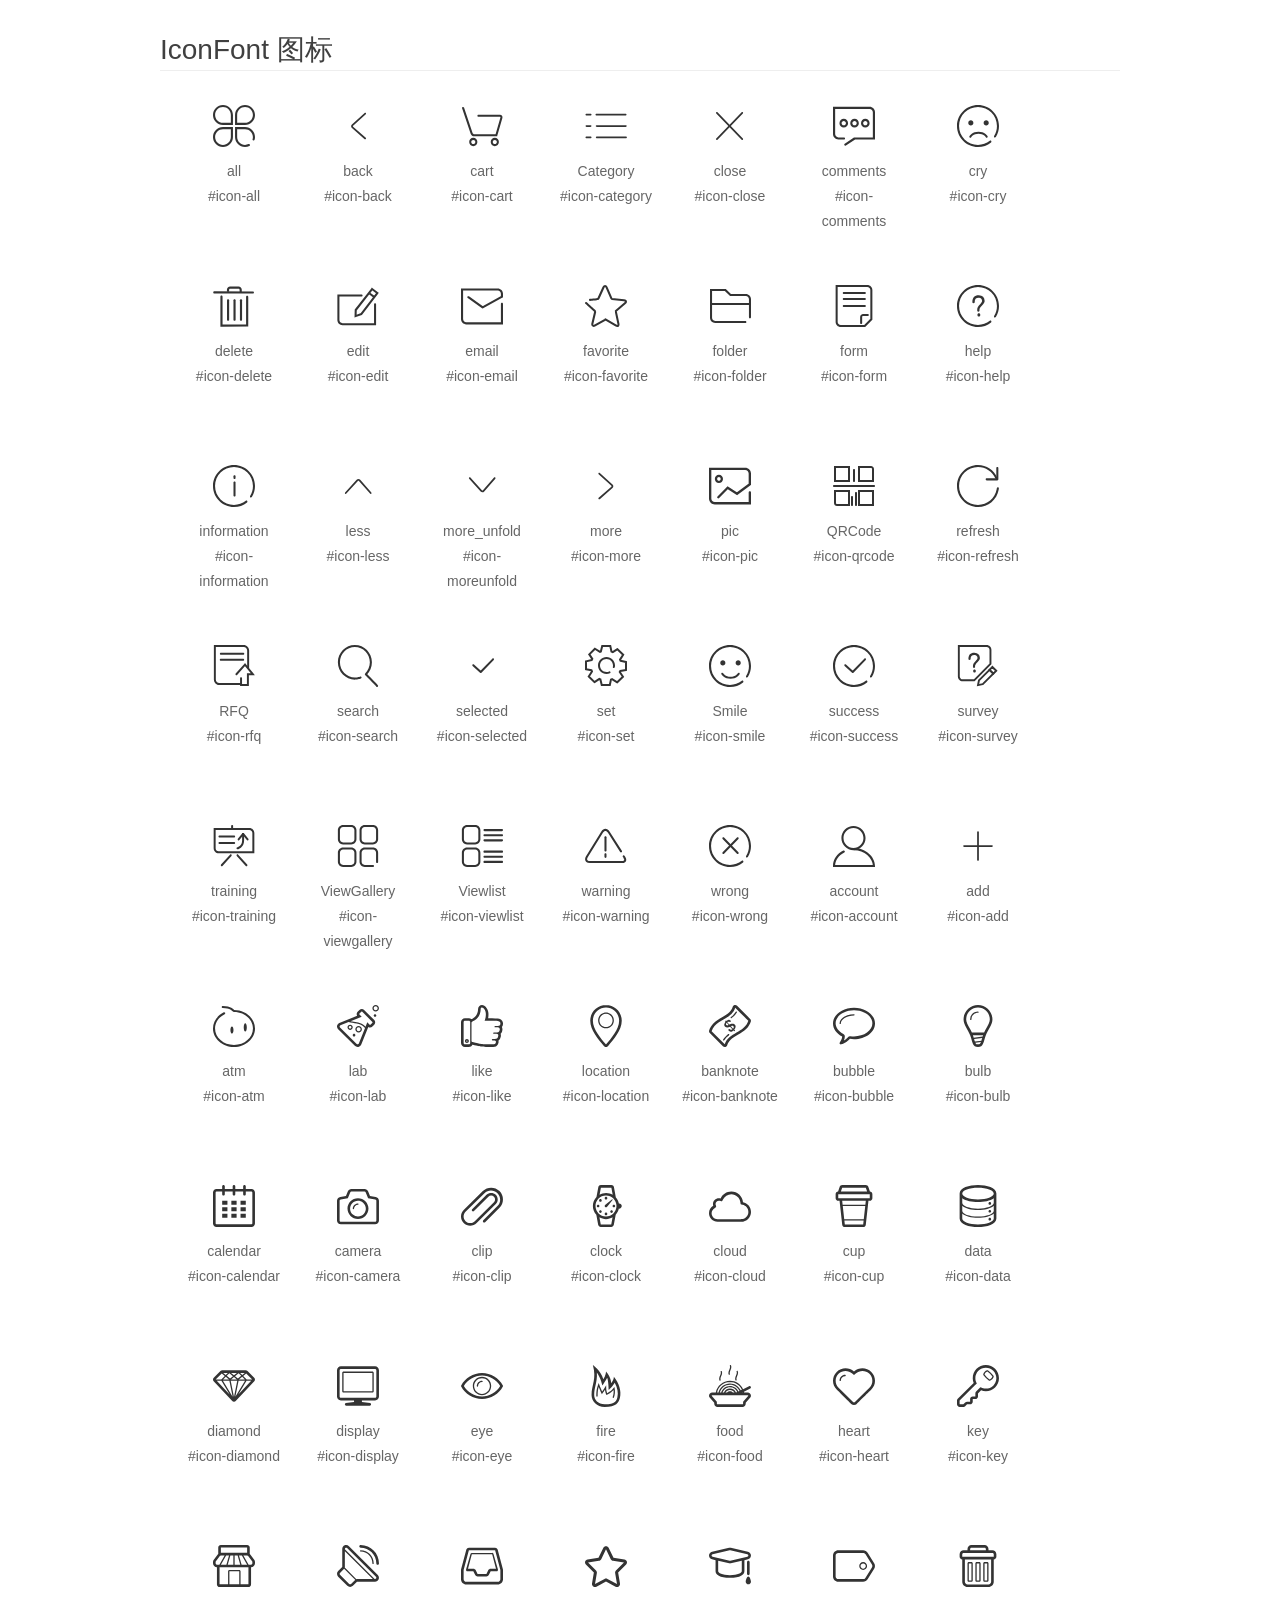
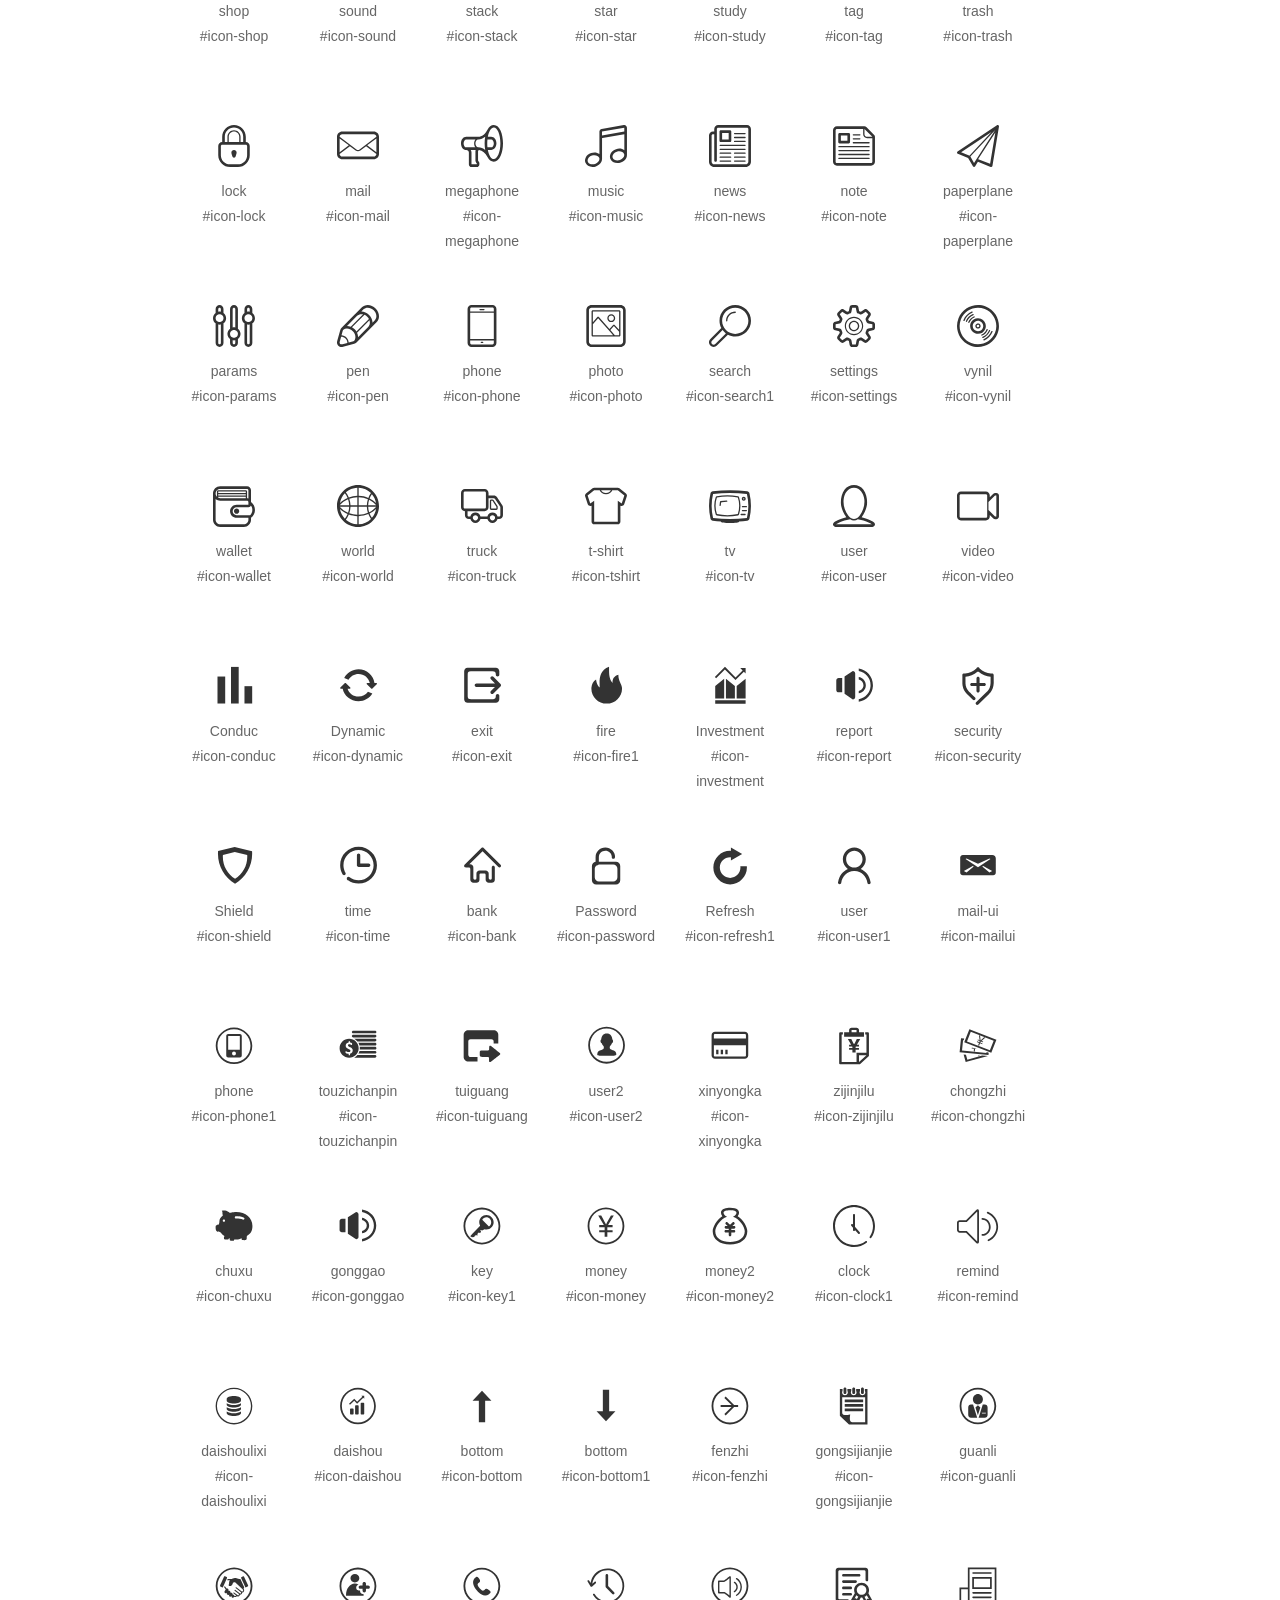
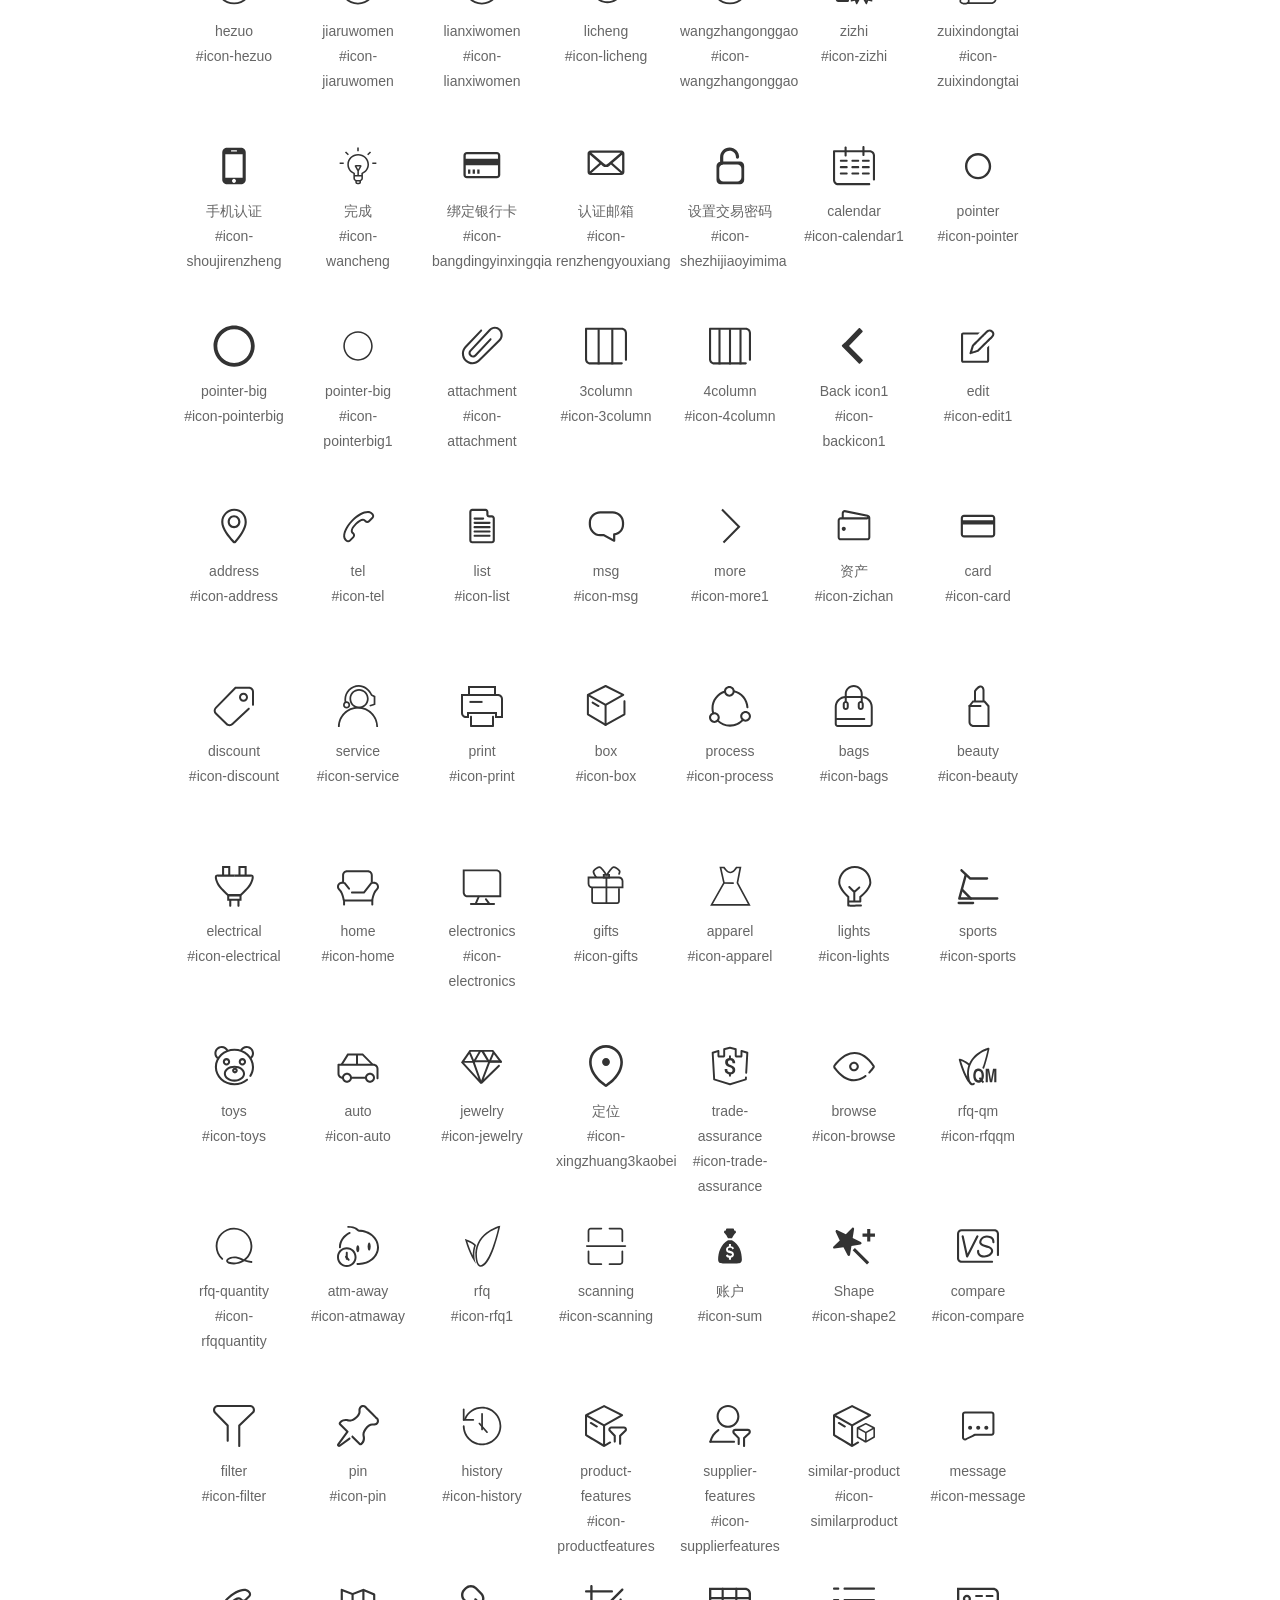
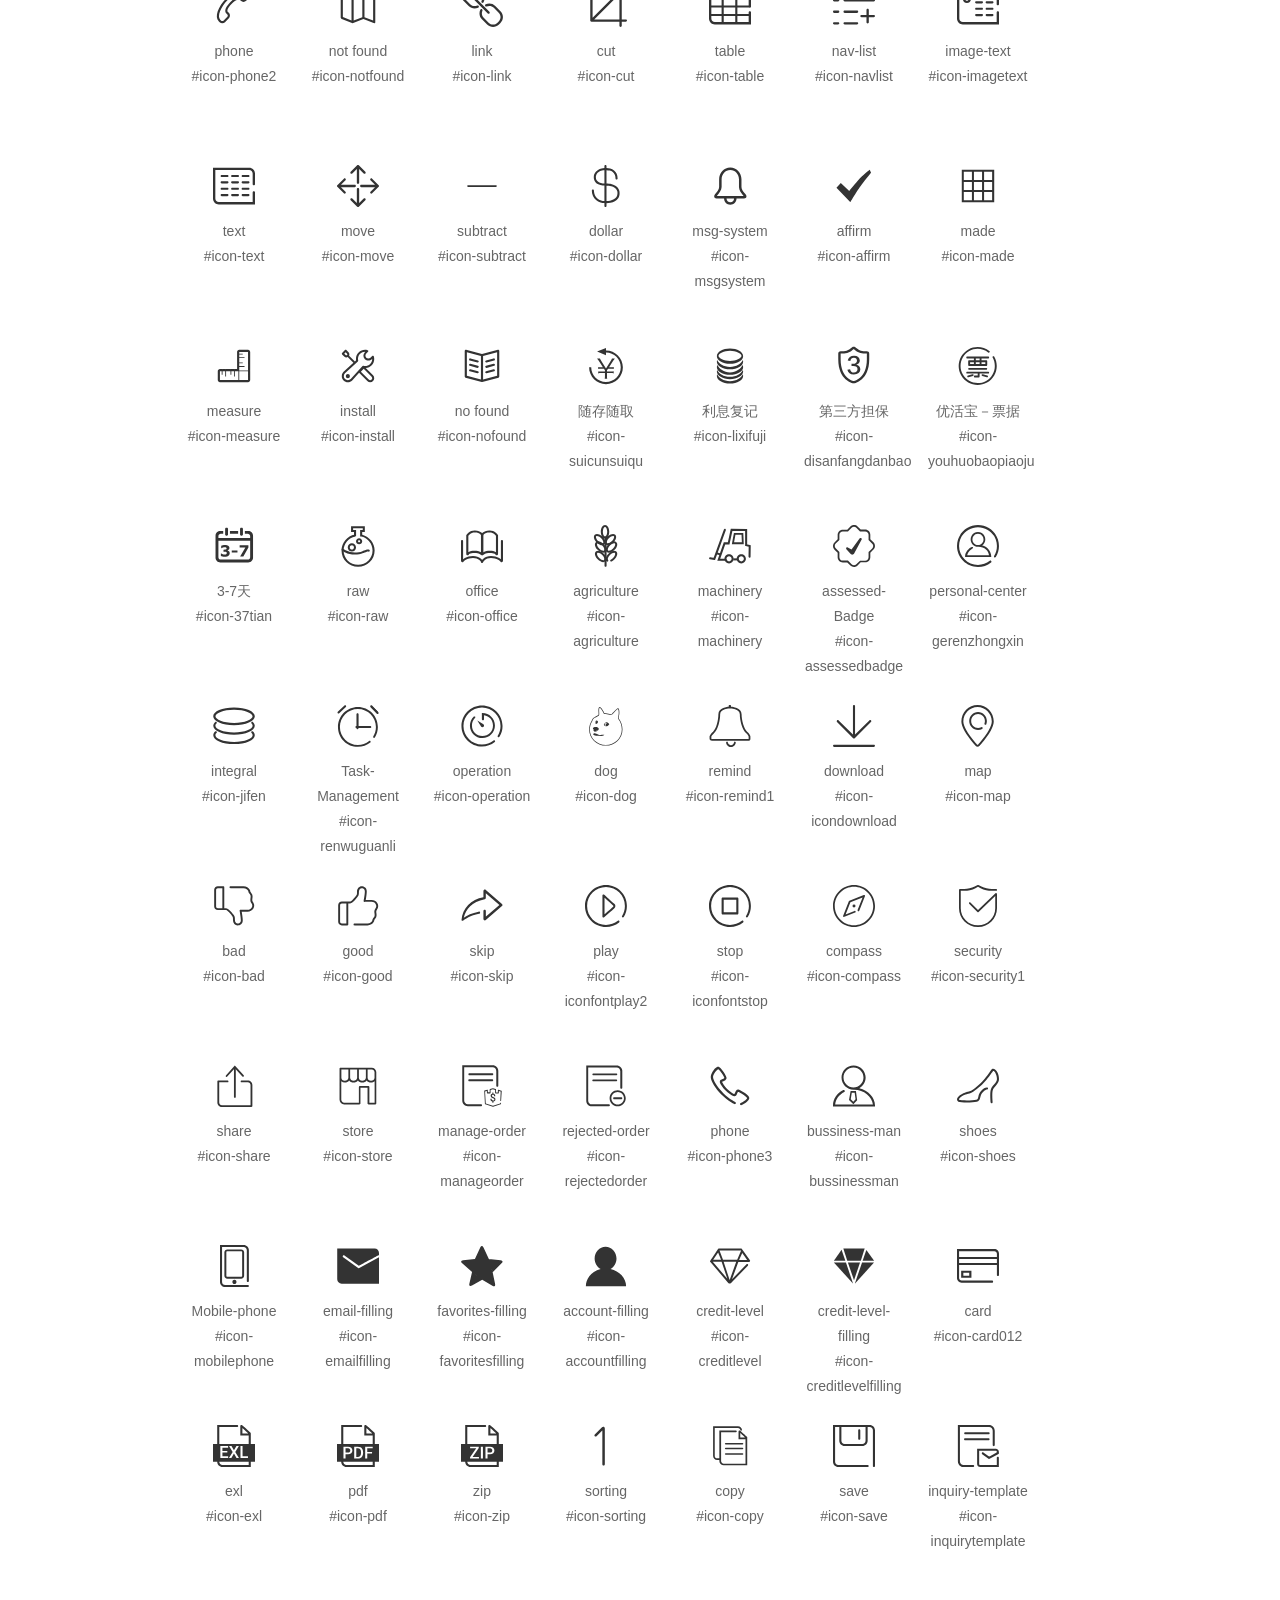
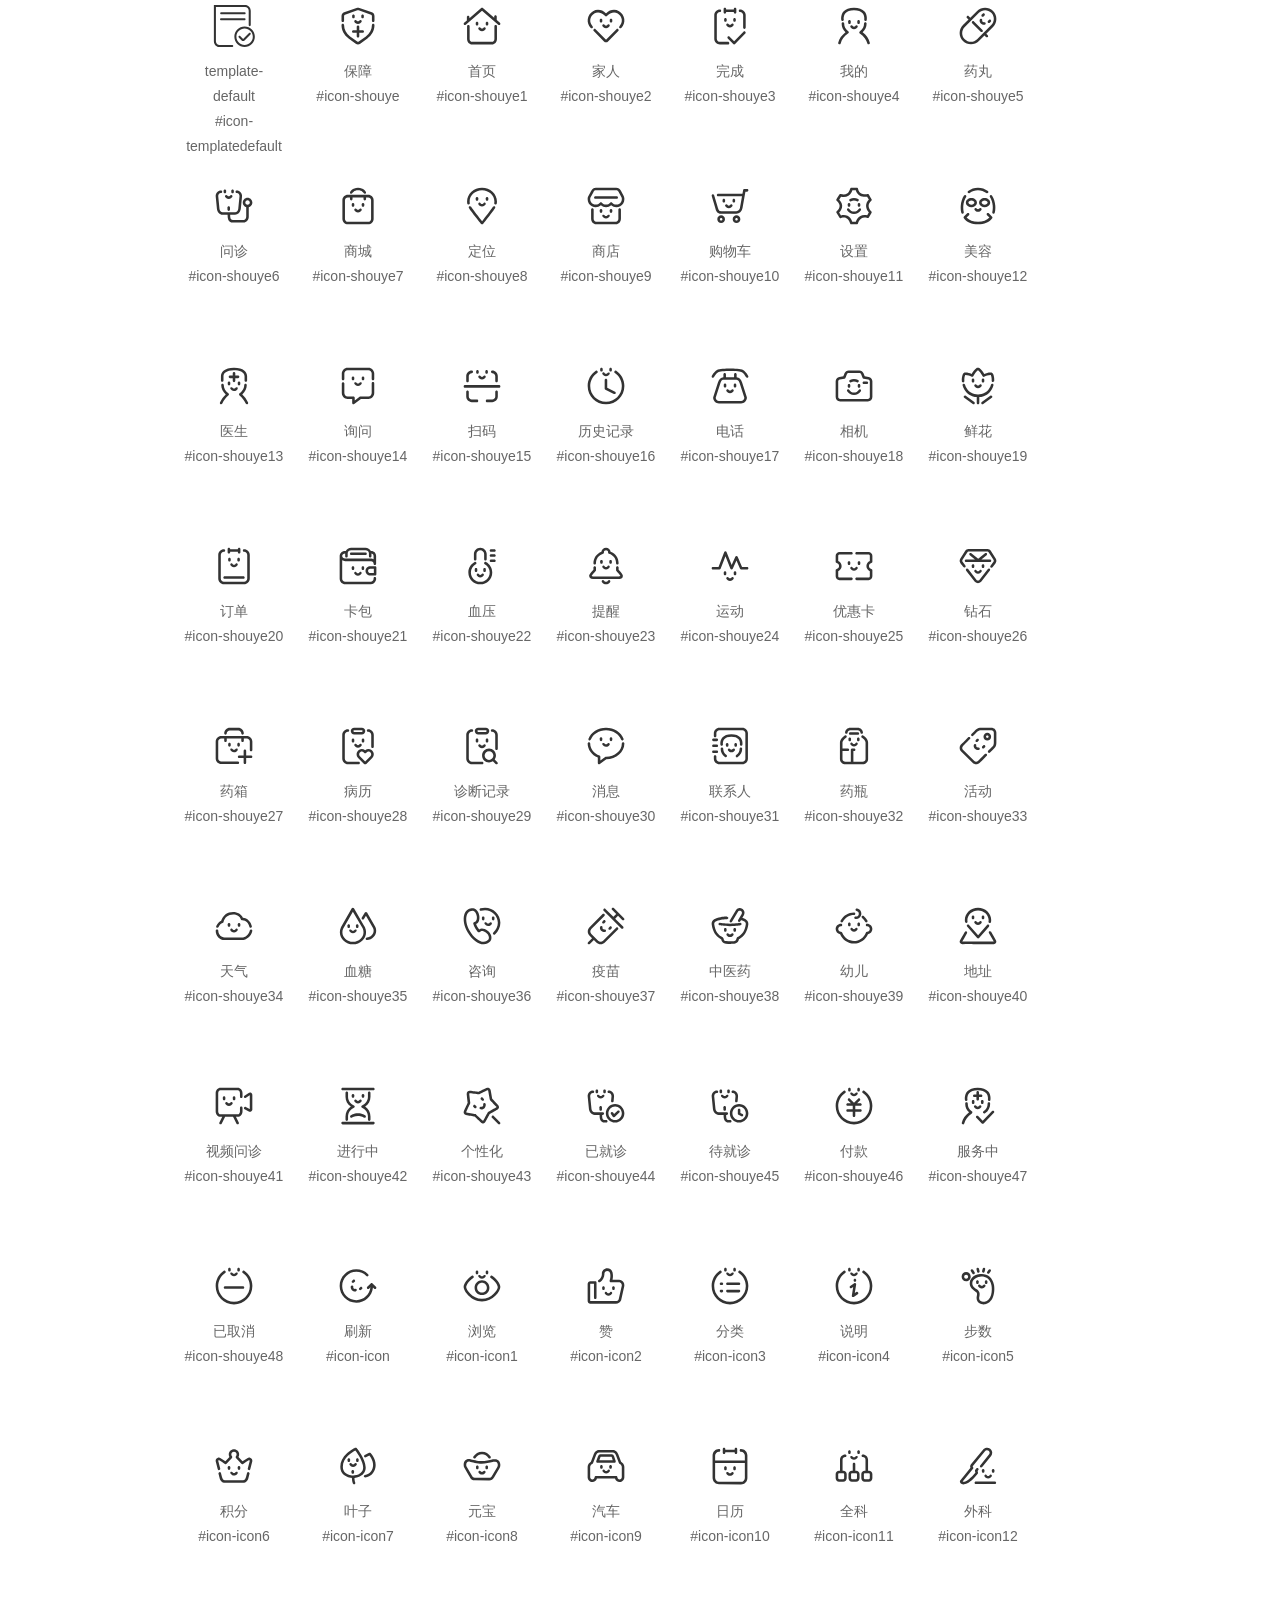
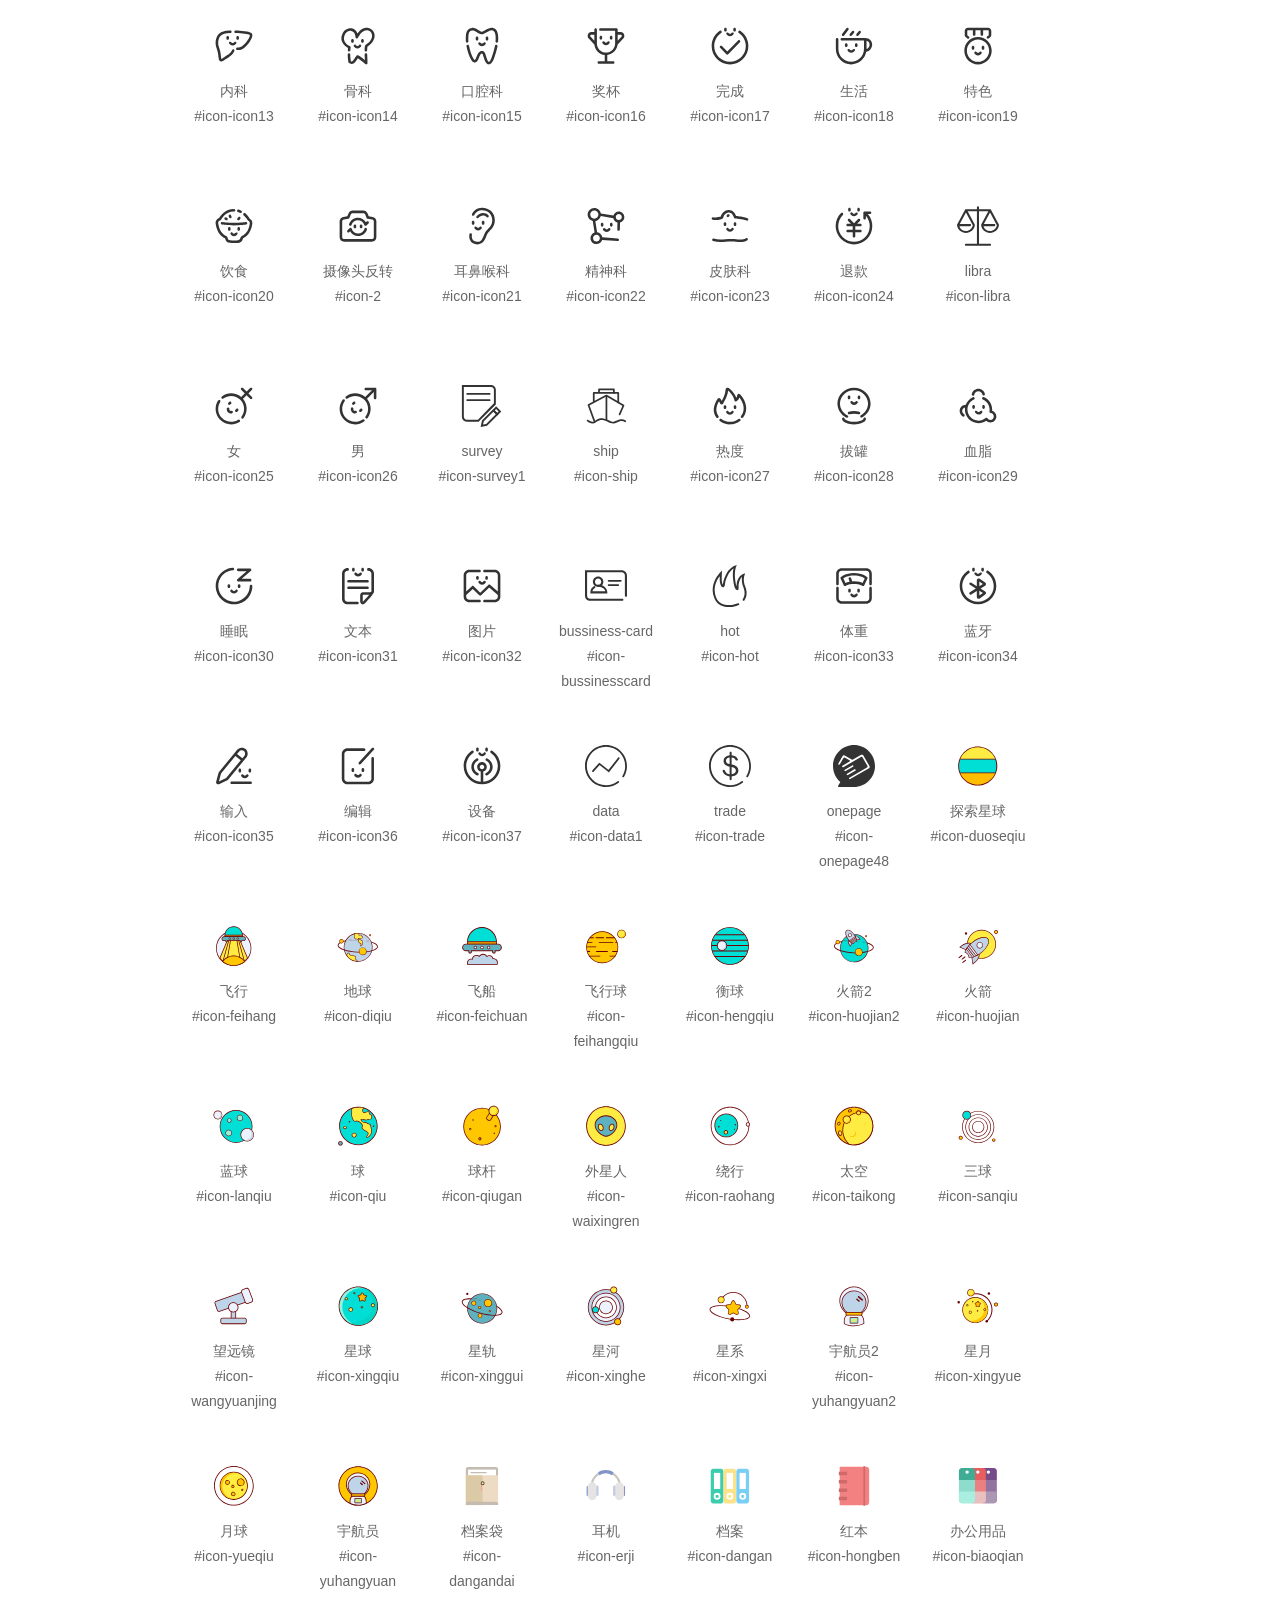
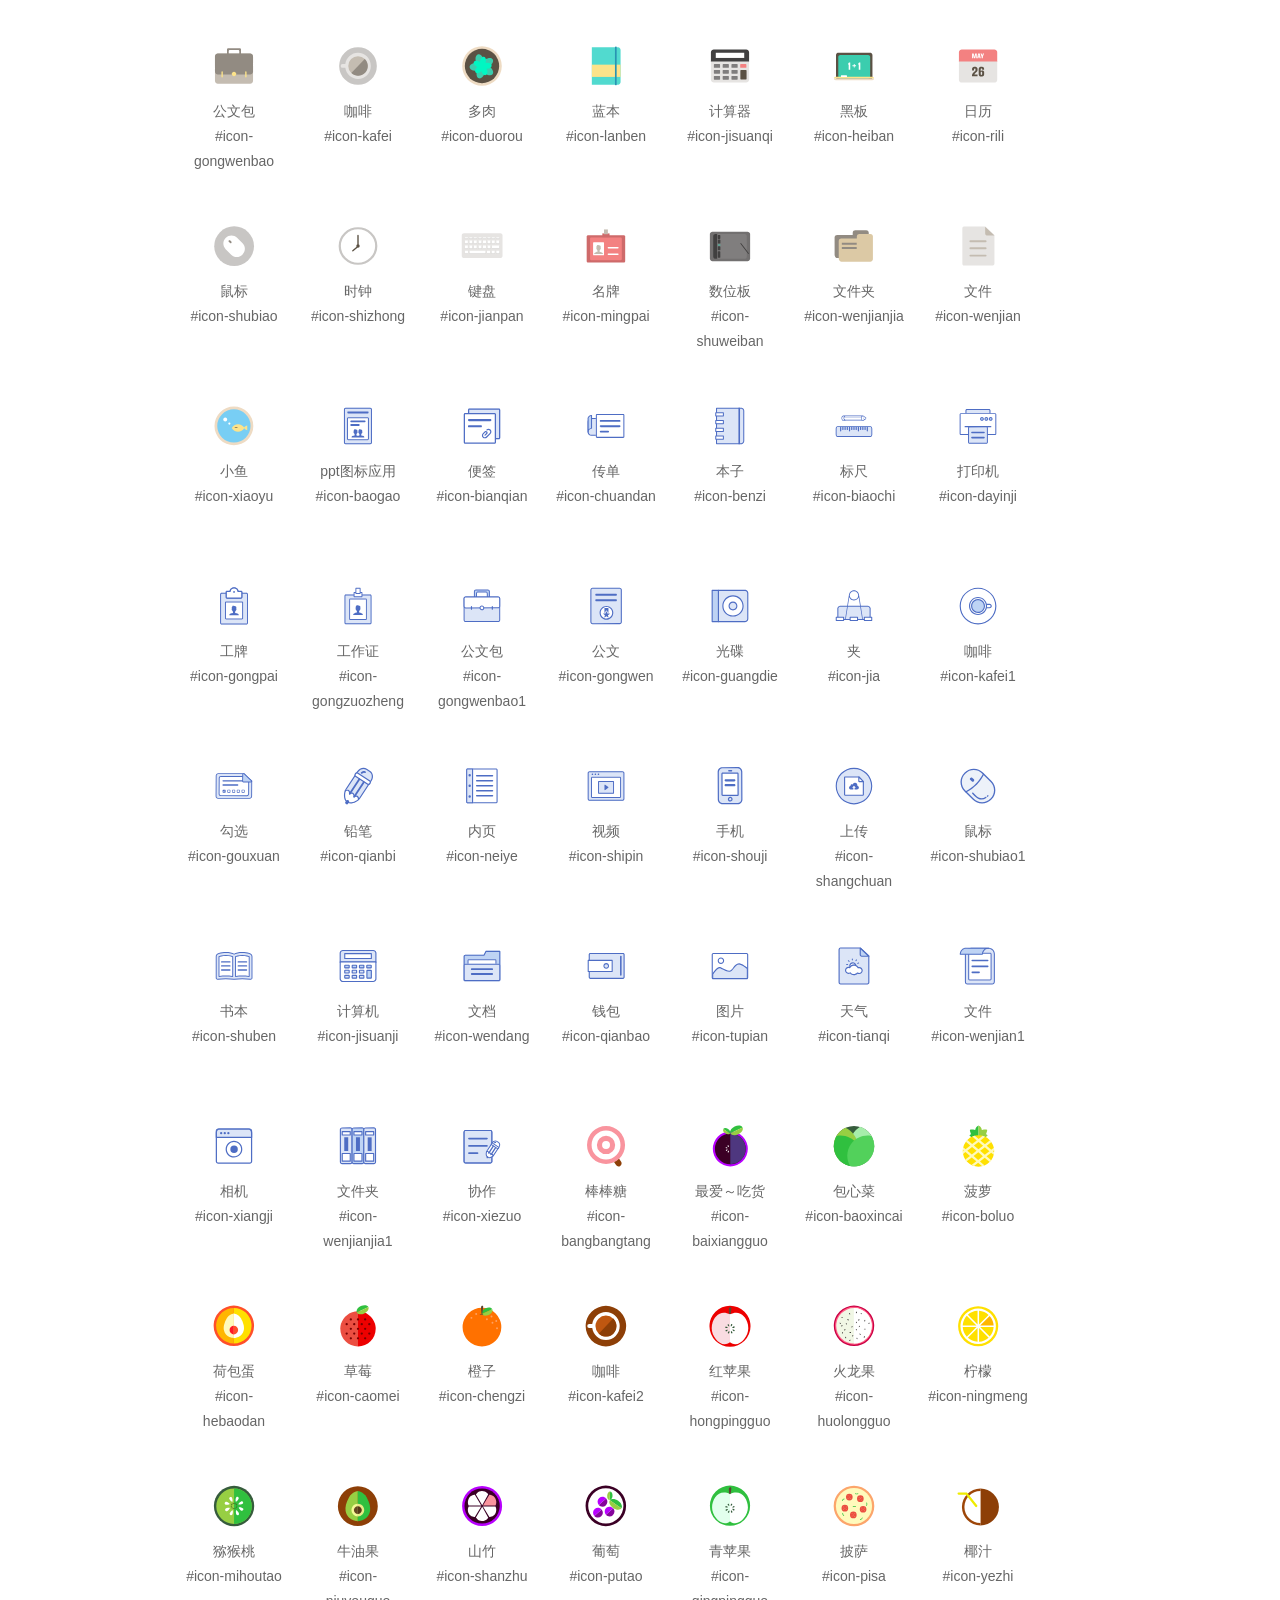
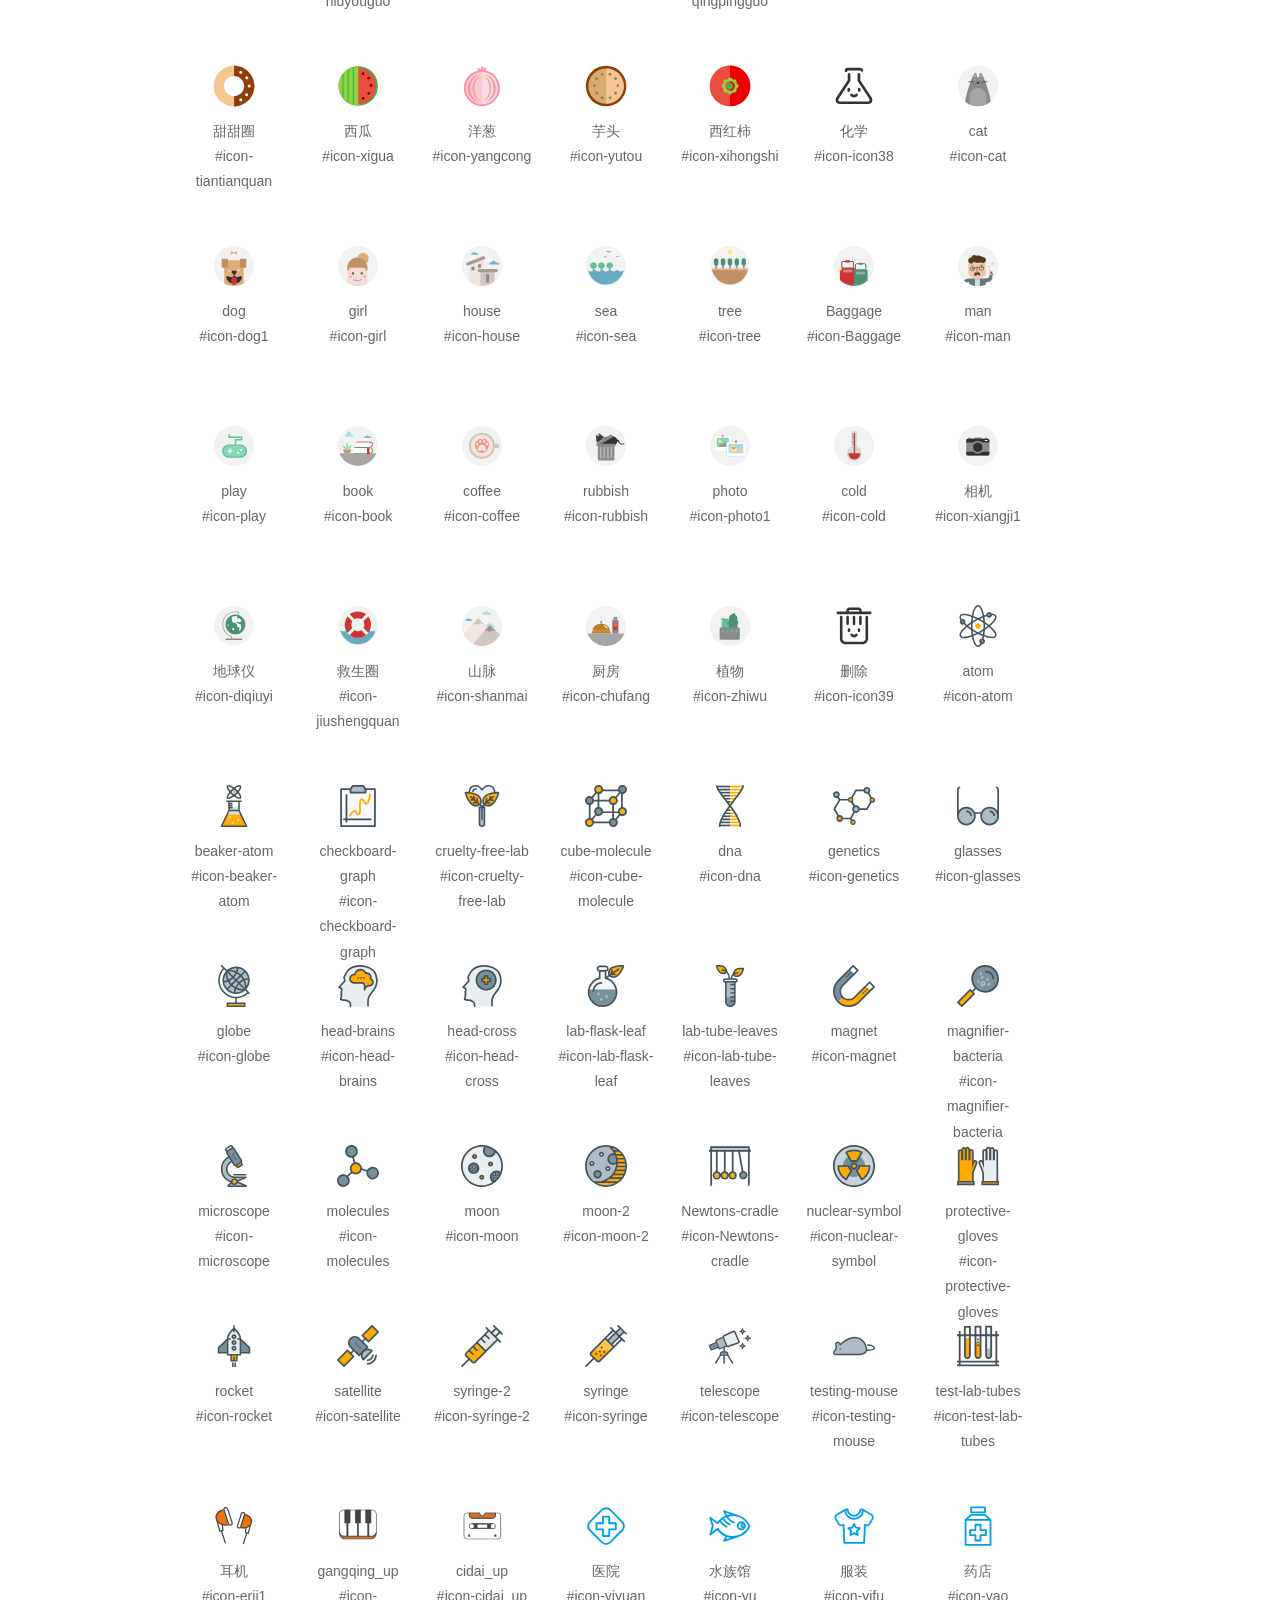
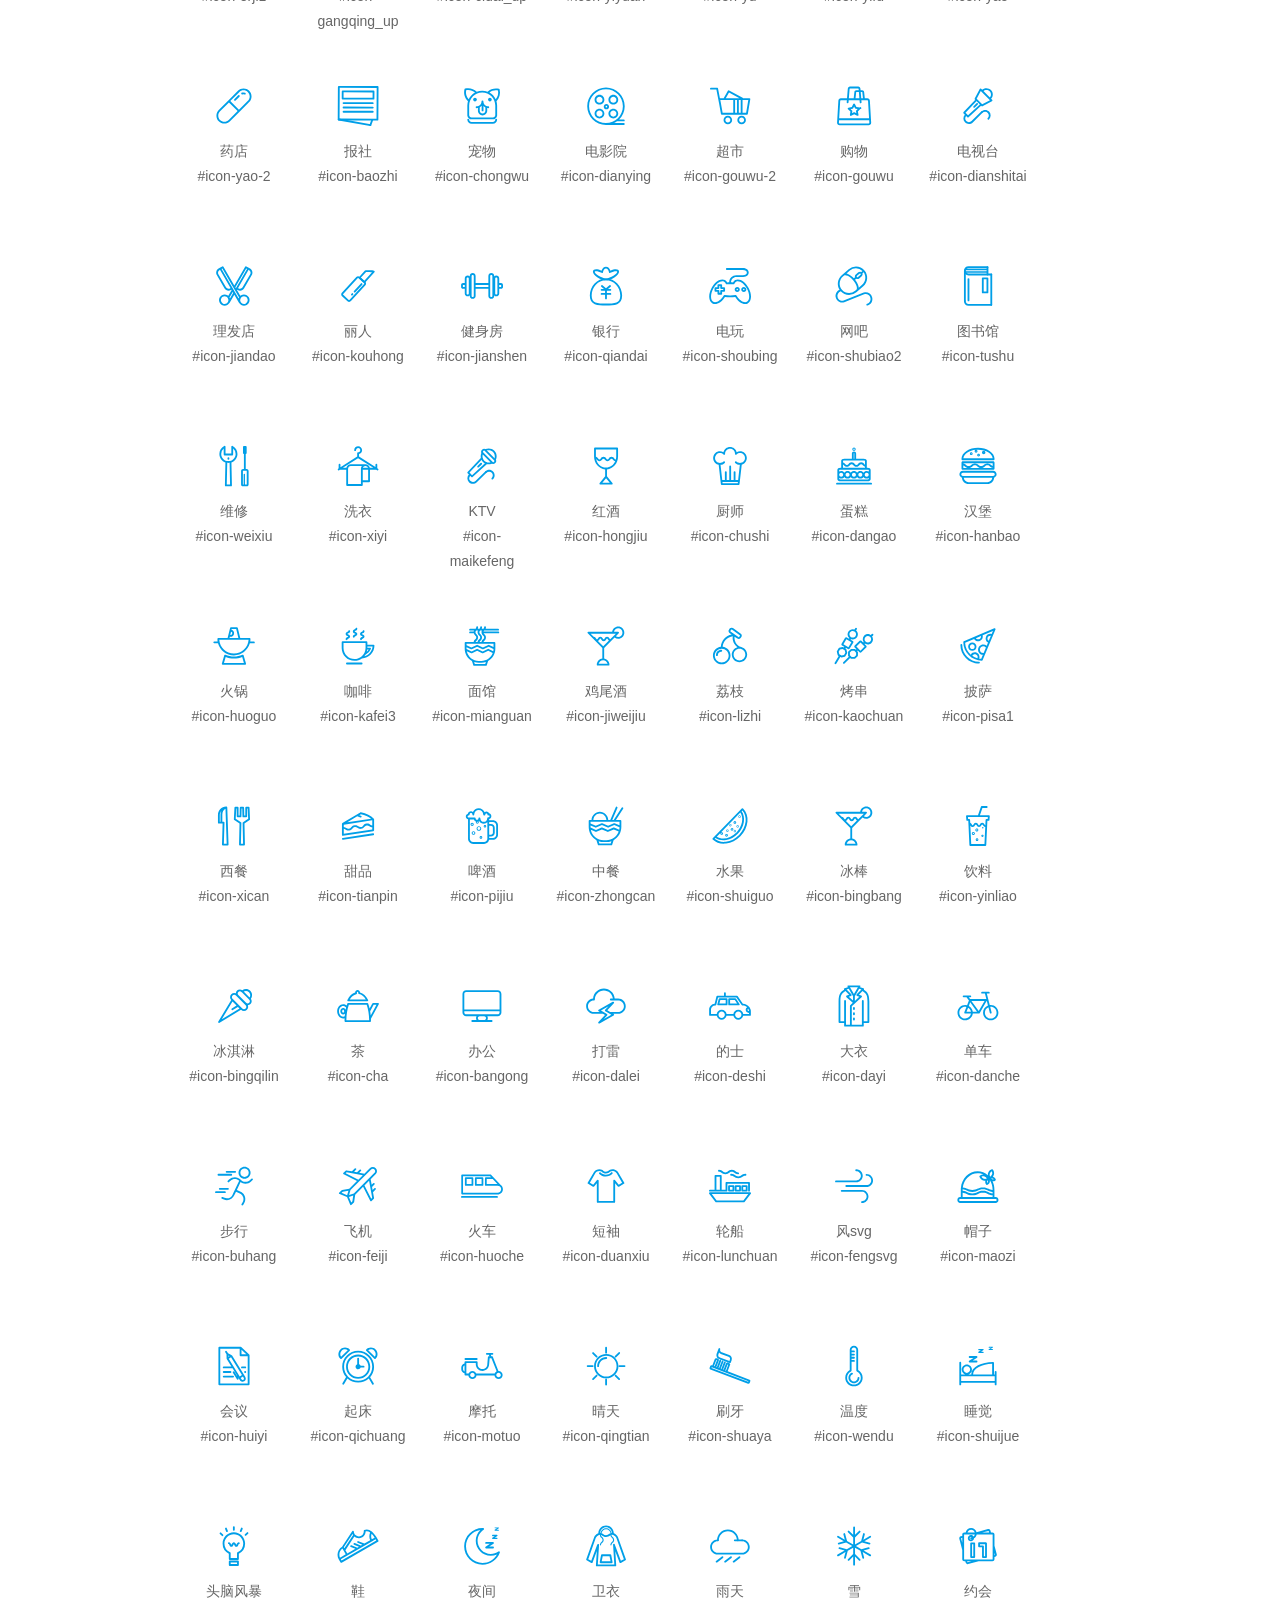
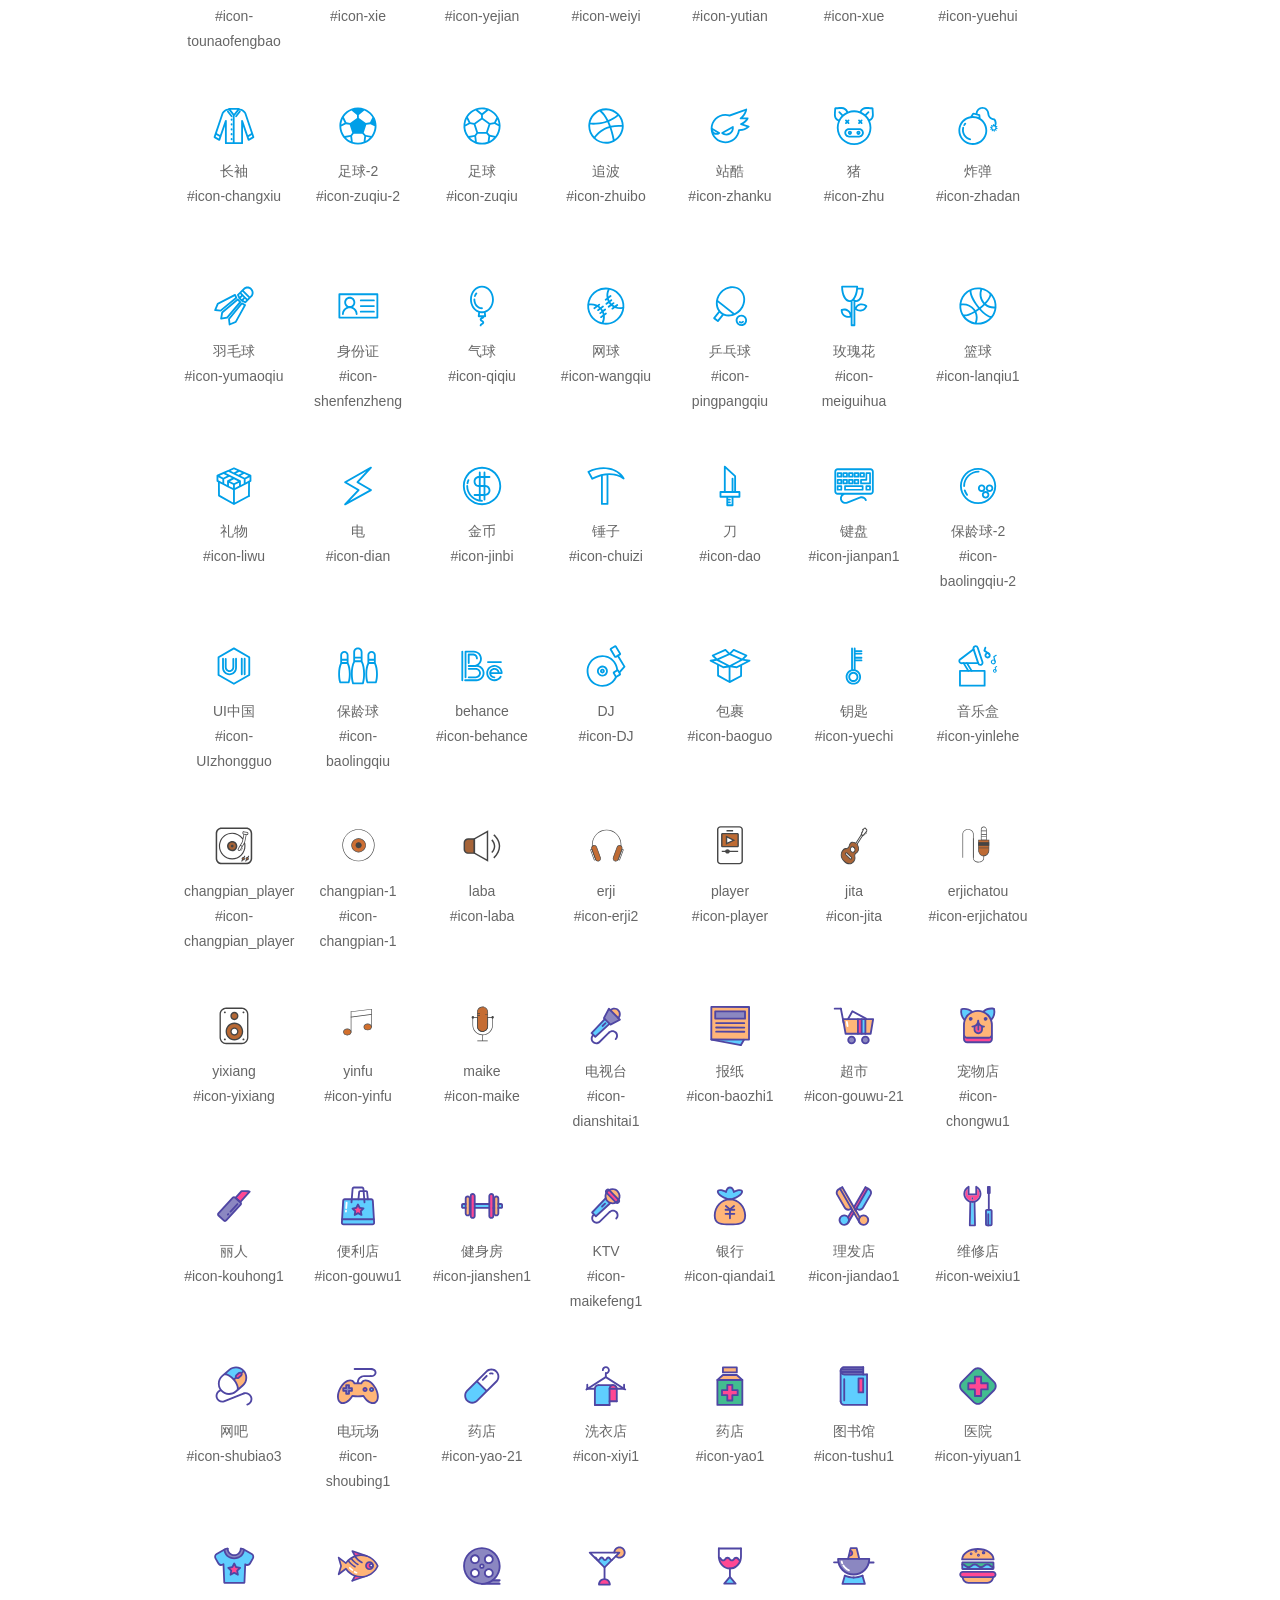
<file: fonts/demo_symbol.html>
<!DOCTYPE html>
<html>
<head>
    <meta charset="utf-8"/>
    <title>IconFont</title>
    <link rel="stylesheet" href="demo.css">
    <script src="iconfont.js"></script>

    <style type="text/css">
        .icon {
          /* 通过设置 font-size 来改变图标大小 */
          width: 1em; height: 1em;
          /* 图标和文字相邻时，垂直对齐 */
          vertical-align: -0.15em;
          /* 通过设置 color 来改变 SVG 的颜色/fill */
          fill: currentColor;
          /* path 和 stroke 溢出 viewBox 部分在 IE 下会显示
             normalize.css 中也包含这行 */
          overflow: hidden;
        }

    </style>
</head>
<body>
    <div class="main markdown">
        <h1>IconFont 图标</h1>
        <ul class="icon_lists clear">
            
                <li>
                    <svg class="icon" aria-hidden="true">
                        <use xlink:href="#icon-all"></use>
                    </svg>
                    <div class="name">all</div>
                    <div class="fontclass">#icon-all</div>
                </li>
            
                <li>
                    <svg class="icon" aria-hidden="true">
                        <use xlink:href="#icon-back"></use>
                    </svg>
                    <div class="name">back</div>
                    <div class="fontclass">#icon-back</div>
                </li>
            
                <li>
                    <svg class="icon" aria-hidden="true">
                        <use xlink:href="#icon-cart"></use>
                    </svg>
                    <div class="name">cart</div>
                    <div class="fontclass">#icon-cart</div>
                </li>
            
                <li>
                    <svg class="icon" aria-hidden="true">
                        <use xlink:href="#icon-category"></use>
                    </svg>
                    <div class="name">Category</div>
                    <div class="fontclass">#icon-category</div>
                </li>
            
                <li>
                    <svg class="icon" aria-hidden="true">
                        <use xlink:href="#icon-close"></use>
                    </svg>
                    <div class="name">close</div>
                    <div class="fontclass">#icon-close</div>
                </li>
            
                <li>
                    <svg class="icon" aria-hidden="true">
                        <use xlink:href="#icon-comments"></use>
                    </svg>
                    <div class="name">comments</div>
                    <div class="fontclass">#icon-comments</div>
                </li>
            
                <li>
                    <svg class="icon" aria-hidden="true">
                        <use xlink:href="#icon-cry"></use>
                    </svg>
                    <div class="name">cry</div>
                    <div class="fontclass">#icon-cry</div>
                </li>
            
                <li>
                    <svg class="icon" aria-hidden="true">
                        <use xlink:href="#icon-delete"></use>
                    </svg>
                    <div class="name">delete</div>
                    <div class="fontclass">#icon-delete</div>
                </li>
            
                <li>
                    <svg class="icon" aria-hidden="true">
                        <use xlink:href="#icon-edit"></use>
                    </svg>
                    <div class="name">edit</div>
                    <div class="fontclass">#icon-edit</div>
                </li>
            
                <li>
                    <svg class="icon" aria-hidden="true">
                        <use xlink:href="#icon-email"></use>
                    </svg>
                    <div class="name">email</div>
                    <div class="fontclass">#icon-email</div>
                </li>
            
                <li>
                    <svg class="icon" aria-hidden="true">
                        <use xlink:href="#icon-favorite"></use>
                    </svg>
                    <div class="name">favorite</div>
                    <div class="fontclass">#icon-favorite</div>
                </li>
            
                <li>
                    <svg class="icon" aria-hidden="true">
                        <use xlink:href="#icon-folder"></use>
                    </svg>
                    <div class="name">folder</div>
                    <div class="fontclass">#icon-folder</div>
                </li>
            
                <li>
                    <svg class="icon" aria-hidden="true">
                        <use xlink:href="#icon-form"></use>
                    </svg>
                    <div class="name">form</div>
                    <div class="fontclass">#icon-form</div>
                </li>
            
                <li>
                    <svg class="icon" aria-hidden="true">
                        <use xlink:href="#icon-help"></use>
                    </svg>
                    <div class="name">help</div>
                    <div class="fontclass">#icon-help</div>
                </li>
            
                <li>
                    <svg class="icon" aria-hidden="true">
                        <use xlink:href="#icon-information"></use>
                    </svg>
                    <div class="name">information</div>
                    <div class="fontclass">#icon-information</div>
                </li>
            
                <li>
                    <svg class="icon" aria-hidden="true">
                        <use xlink:href="#icon-less"></use>
                    </svg>
                    <div class="name">less</div>
                    <div class="fontclass">#icon-less</div>
                </li>
            
                <li>
                    <svg class="icon" aria-hidden="true">
                        <use xlink:href="#icon-moreunfold"></use>
                    </svg>
                    <div class="name">more_unfold</div>
                    <div class="fontclass">#icon-moreunfold</div>
                </li>
            
                <li>
                    <svg class="icon" aria-hidden="true">
                        <use xlink:href="#icon-more"></use>
                    </svg>
                    <div class="name">more</div>
                    <div class="fontclass">#icon-more</div>
                </li>
            
                <li>
                    <svg class="icon" aria-hidden="true">
                        <use xlink:href="#icon-pic"></use>
                    </svg>
                    <div class="name">pic</div>
                    <div class="fontclass">#icon-pic</div>
                </li>
            
                <li>
                    <svg class="icon" aria-hidden="true">
                        <use xlink:href="#icon-qrcode"></use>
                    </svg>
                    <div class="name">QRCode</div>
                    <div class="fontclass">#icon-qrcode</div>
                </li>
            
                <li>
                    <svg class="icon" aria-hidden="true">
                        <use xlink:href="#icon-refresh"></use>
                    </svg>
                    <div class="name">refresh</div>
                    <div class="fontclass">#icon-refresh</div>
                </li>
            
                <li>
                    <svg class="icon" aria-hidden="true">
                        <use xlink:href="#icon-rfq"></use>
                    </svg>
                    <div class="name">RFQ</div>
                    <div class="fontclass">#icon-rfq</div>
                </li>
            
                <li>
                    <svg class="icon" aria-hidden="true">
                        <use xlink:href="#icon-search"></use>
                    </svg>
                    <div class="name">search</div>
                    <div class="fontclass">#icon-search</div>
                </li>
            
                <li>
                    <svg class="icon" aria-hidden="true">
                        <use xlink:href="#icon-selected"></use>
                    </svg>
                    <div class="name">selected</div>
                    <div class="fontclass">#icon-selected</div>
                </li>
            
                <li>
                    <svg class="icon" aria-hidden="true">
                        <use xlink:href="#icon-set"></use>
                    </svg>
                    <div class="name">set</div>
                    <div class="fontclass">#icon-set</div>
                </li>
            
                <li>
                    <svg class="icon" aria-hidden="true">
                        <use xlink:href="#icon-smile"></use>
                    </svg>
                    <div class="name">Smile</div>
                    <div class="fontclass">#icon-smile</div>
                </li>
            
                <li>
                    <svg class="icon" aria-hidden="true">
                        <use xlink:href="#icon-success"></use>
                    </svg>
                    <div class="name">success</div>
                    <div class="fontclass">#icon-success</div>
                </li>
            
                <li>
                    <svg class="icon" aria-hidden="true">
                        <use xlink:href="#icon-survey"></use>
                    </svg>
                    <div class="name">survey</div>
                    <div class="fontclass">#icon-survey</div>
                </li>
            
                <li>
                    <svg class="icon" aria-hidden="true">
                        <use xlink:href="#icon-training"></use>
                    </svg>
                    <div class="name">training</div>
                    <div class="fontclass">#icon-training</div>
                </li>
            
                <li>
                    <svg class="icon" aria-hidden="true">
                        <use xlink:href="#icon-viewgallery"></use>
                    </svg>
                    <div class="name">ViewGallery</div>
                    <div class="fontclass">#icon-viewgallery</div>
                </li>
            
                <li>
                    <svg class="icon" aria-hidden="true">
                        <use xlink:href="#icon-viewlist"></use>
                    </svg>
                    <div class="name">Viewlist</div>
                    <div class="fontclass">#icon-viewlist</div>
                </li>
            
                <li>
                    <svg class="icon" aria-hidden="true">
                        <use xlink:href="#icon-warning"></use>
                    </svg>
                    <div class="name">warning</div>
                    <div class="fontclass">#icon-warning</div>
                </li>
            
                <li>
                    <svg class="icon" aria-hidden="true">
                        <use xlink:href="#icon-wrong"></use>
                    </svg>
                    <div class="name">wrong</div>
                    <div class="fontclass">#icon-wrong</div>
                </li>
            
                <li>
                    <svg class="icon" aria-hidden="true">
                        <use xlink:href="#icon-account"></use>
                    </svg>
                    <div class="name">account</div>
                    <div class="fontclass">#icon-account</div>
                </li>
            
                <li>
                    <svg class="icon" aria-hidden="true">
                        <use xlink:href="#icon-add"></use>
                    </svg>
                    <div class="name">add</div>
                    <div class="fontclass">#icon-add</div>
                </li>
            
                <li>
                    <svg class="icon" aria-hidden="true">
                        <use xlink:href="#icon-atm"></use>
                    </svg>
                    <div class="name">atm</div>
                    <div class="fontclass">#icon-atm</div>
                </li>
            
                <li>
                    <svg class="icon" aria-hidden="true">
                        <use xlink:href="#icon-lab"></use>
                    </svg>
                    <div class="name">lab</div>
                    <div class="fontclass">#icon-lab</div>
                </li>
            
                <li>
                    <svg class="icon" aria-hidden="true">
                        <use xlink:href="#icon-like"></use>
                    </svg>
                    <div class="name">like</div>
                    <div class="fontclass">#icon-like</div>
                </li>
            
                <li>
                    <svg class="icon" aria-hidden="true">
                        <use xlink:href="#icon-location"></use>
                    </svg>
                    <div class="name">location</div>
                    <div class="fontclass">#icon-location</div>
                </li>
            
                <li>
                    <svg class="icon" aria-hidden="true">
                        <use xlink:href="#icon-banknote"></use>
                    </svg>
                    <div class="name">banknote</div>
                    <div class="fontclass">#icon-banknote</div>
                </li>
            
                <li>
                    <svg class="icon" aria-hidden="true">
                        <use xlink:href="#icon-bubble"></use>
                    </svg>
                    <div class="name">bubble</div>
                    <div class="fontclass">#icon-bubble</div>
                </li>
            
                <li>
                    <svg class="icon" aria-hidden="true">
                        <use xlink:href="#icon-bulb"></use>
                    </svg>
                    <div class="name">bulb</div>
                    <div class="fontclass">#icon-bulb</div>
                </li>
            
                <li>
                    <svg class="icon" aria-hidden="true">
                        <use xlink:href="#icon-calendar"></use>
                    </svg>
                    <div class="name">calendar</div>
                    <div class="fontclass">#icon-calendar</div>
                </li>
            
                <li>
                    <svg class="icon" aria-hidden="true">
                        <use xlink:href="#icon-camera"></use>
                    </svg>
                    <div class="name">camera</div>
                    <div class="fontclass">#icon-camera</div>
                </li>
            
                <li>
                    <svg class="icon" aria-hidden="true">
                        <use xlink:href="#icon-clip"></use>
                    </svg>
                    <div class="name">clip</div>
                    <div class="fontclass">#icon-clip</div>
                </li>
            
                <li>
                    <svg class="icon" aria-hidden="true">
                        <use xlink:href="#icon-clock"></use>
                    </svg>
                    <div class="name">clock</div>
                    <div class="fontclass">#icon-clock</div>
                </li>
            
                <li>
                    <svg class="icon" aria-hidden="true">
                        <use xlink:href="#icon-cloud"></use>
                    </svg>
                    <div class="name">cloud</div>
                    <div class="fontclass">#icon-cloud</div>
                </li>
            
                <li>
                    <svg class="icon" aria-hidden="true">
                        <use xlink:href="#icon-cup"></use>
                    </svg>
                    <div class="name">cup</div>
                    <div class="fontclass">#icon-cup</div>
                </li>
            
                <li>
                    <svg class="icon" aria-hidden="true">
                        <use xlink:href="#icon-data"></use>
                    </svg>
                    <div class="name">data</div>
                    <div class="fontclass">#icon-data</div>
                </li>
            
                <li>
                    <svg class="icon" aria-hidden="true">
                        <use xlink:href="#icon-diamond"></use>
                    </svg>
                    <div class="name">diamond</div>
                    <div class="fontclass">#icon-diamond</div>
                </li>
            
                <li>
                    <svg class="icon" aria-hidden="true">
                        <use xlink:href="#icon-display"></use>
                    </svg>
                    <div class="name">display</div>
                    <div class="fontclass">#icon-display</div>
                </li>
            
                <li>
                    <svg class="icon" aria-hidden="true">
                        <use xlink:href="#icon-eye"></use>
                    </svg>
                    <div class="name">eye</div>
                    <div class="fontclass">#icon-eye</div>
                </li>
            
                <li>
                    <svg class="icon" aria-hidden="true">
                        <use xlink:href="#icon-fire"></use>
                    </svg>
                    <div class="name">fire</div>
                    <div class="fontclass">#icon-fire</div>
                </li>
            
                <li>
                    <svg class="icon" aria-hidden="true">
                        <use xlink:href="#icon-food"></use>
                    </svg>
                    <div class="name">food</div>
                    <div class="fontclass">#icon-food</div>
                </li>
            
                <li>
                    <svg class="icon" aria-hidden="true">
                        <use xlink:href="#icon-heart"></use>
                    </svg>
                    <div class="name">heart</div>
                    <div class="fontclass">#icon-heart</div>
                </li>
            
                <li>
                    <svg class="icon" aria-hidden="true">
                        <use xlink:href="#icon-key"></use>
                    </svg>
                    <div class="name">key</div>
                    <div class="fontclass">#icon-key</div>
                </li>
            
                <li>
                    <svg class="icon" aria-hidden="true">
                        <use xlink:href="#icon-shop"></use>
                    </svg>
                    <div class="name">shop</div>
                    <div class="fontclass">#icon-shop</div>
                </li>
            
                <li>
                    <svg class="icon" aria-hidden="true">
                        <use xlink:href="#icon-sound"></use>
                    </svg>
                    <div class="name">sound</div>
                    <div class="fontclass">#icon-sound</div>
                </li>
            
                <li>
                    <svg class="icon" aria-hidden="true">
                        <use xlink:href="#icon-stack"></use>
                    </svg>
                    <div class="name">stack</div>
                    <div class="fontclass">#icon-stack</div>
                </li>
            
                <li>
                    <svg class="icon" aria-hidden="true">
                        <use xlink:href="#icon-star"></use>
                    </svg>
                    <div class="name">star</div>
                    <div class="fontclass">#icon-star</div>
                </li>
            
                <li>
                    <svg class="icon" aria-hidden="true">
                        <use xlink:href="#icon-study"></use>
                    </svg>
                    <div class="name">study</div>
                    <div class="fontclass">#icon-study</div>
                </li>
            
                <li>
                    <svg class="icon" aria-hidden="true">
                        <use xlink:href="#icon-tag"></use>
                    </svg>
                    <div class="name">tag</div>
                    <div class="fontclass">#icon-tag</div>
                </li>
            
                <li>
                    <svg class="icon" aria-hidden="true">
                        <use xlink:href="#icon-trash"></use>
                    </svg>
                    <div class="name">trash</div>
                    <div class="fontclass">#icon-trash</div>
                </li>
            
                <li>
                    <svg class="icon" aria-hidden="true">
                        <use xlink:href="#icon-lock"></use>
                    </svg>
                    <div class="name">lock</div>
                    <div class="fontclass">#icon-lock</div>
                </li>
            
                <li>
                    <svg class="icon" aria-hidden="true">
                        <use xlink:href="#icon-mail"></use>
                    </svg>
                    <div class="name">mail</div>
                    <div class="fontclass">#icon-mail</div>
                </li>
            
                <li>
                    <svg class="icon" aria-hidden="true">
                        <use xlink:href="#icon-megaphone"></use>
                    </svg>
                    <div class="name">megaphone</div>
                    <div class="fontclass">#icon-megaphone</div>
                </li>
            
                <li>
                    <svg class="icon" aria-hidden="true">
                        <use xlink:href="#icon-music"></use>
                    </svg>
                    <div class="name">music</div>
                    <div class="fontclass">#icon-music</div>
                </li>
            
                <li>
                    <svg class="icon" aria-hidden="true">
                        <use xlink:href="#icon-news"></use>
                    </svg>
                    <div class="name">news</div>
                    <div class="fontclass">#icon-news</div>
                </li>
            
                <li>
                    <svg class="icon" aria-hidden="true">
                        <use xlink:href="#icon-note"></use>
                    </svg>
                    <div class="name">note</div>
                    <div class="fontclass">#icon-note</div>
                </li>
            
                <li>
                    <svg class="icon" aria-hidden="true">
                        <use xlink:href="#icon-paperplane"></use>
                    </svg>
                    <div class="name">paperplane</div>
                    <div class="fontclass">#icon-paperplane</div>
                </li>
            
                <li>
                    <svg class="icon" aria-hidden="true">
                        <use xlink:href="#icon-params"></use>
                    </svg>
                    <div class="name">params</div>
                    <div class="fontclass">#icon-params</div>
                </li>
            
                <li>
                    <svg class="icon" aria-hidden="true">
                        <use xlink:href="#icon-pen"></use>
                    </svg>
                    <div class="name">pen</div>
                    <div class="fontclass">#icon-pen</div>
                </li>
            
                <li>
                    <svg class="icon" aria-hidden="true">
                        <use xlink:href="#icon-phone"></use>
                    </svg>
                    <div class="name">phone</div>
                    <div class="fontclass">#icon-phone</div>
                </li>
            
                <li>
                    <svg class="icon" aria-hidden="true">
                        <use xlink:href="#icon-photo"></use>
                    </svg>
                    <div class="name">photo</div>
                    <div class="fontclass">#icon-photo</div>
                </li>
            
                <li>
                    <svg class="icon" aria-hidden="true">
                        <use xlink:href="#icon-search1"></use>
                    </svg>
                    <div class="name">search</div>
                    <div class="fontclass">#icon-search1</div>
                </li>
            
                <li>
                    <svg class="icon" aria-hidden="true">
                        <use xlink:href="#icon-settings"></use>
                    </svg>
                    <div class="name">settings</div>
                    <div class="fontclass">#icon-settings</div>
                </li>
            
                <li>
                    <svg class="icon" aria-hidden="true">
                        <use xlink:href="#icon-vynil"></use>
                    </svg>
                    <div class="name">vynil</div>
                    <div class="fontclass">#icon-vynil</div>
                </li>
            
                <li>
                    <svg class="icon" aria-hidden="true">
                        <use xlink:href="#icon-wallet"></use>
                    </svg>
                    <div class="name">wallet</div>
                    <div class="fontclass">#icon-wallet</div>
                </li>
            
                <li>
                    <svg class="icon" aria-hidden="true">
                        <use xlink:href="#icon-world"></use>
                    </svg>
                    <div class="name">world</div>
                    <div class="fontclass">#icon-world</div>
                </li>
            
                <li>
                    <svg class="icon" aria-hidden="true">
                        <use xlink:href="#icon-truck"></use>
                    </svg>
                    <div class="name">truck</div>
                    <div class="fontclass">#icon-truck</div>
                </li>
            
                <li>
                    <svg class="icon" aria-hidden="true">
                        <use xlink:href="#icon-tshirt"></use>
                    </svg>
                    <div class="name">t-shirt</div>
                    <div class="fontclass">#icon-tshirt</div>
                </li>
            
                <li>
                    <svg class="icon" aria-hidden="true">
                        <use xlink:href="#icon-tv"></use>
                    </svg>
                    <div class="name">tv</div>
                    <div class="fontclass">#icon-tv</div>
                </li>
            
                <li>
                    <svg class="icon" aria-hidden="true">
                        <use xlink:href="#icon-user"></use>
                    </svg>
                    <div class="name">user</div>
                    <div class="fontclass">#icon-user</div>
                </li>
            
                <li>
                    <svg class="icon" aria-hidden="true">
                        <use xlink:href="#icon-video"></use>
                    </svg>
                    <div class="name">video</div>
                    <div class="fontclass">#icon-video</div>
                </li>
            
                <li>
                    <svg class="icon" aria-hidden="true">
                        <use xlink:href="#icon-conduc"></use>
                    </svg>
                    <div class="name">Conduc</div>
                    <div class="fontclass">#icon-conduc</div>
                </li>
            
                <li>
                    <svg class="icon" aria-hidden="true">
                        <use xlink:href="#icon-dynamic"></use>
                    </svg>
                    <div class="name">Dynamic</div>
                    <div class="fontclass">#icon-dynamic</div>
                </li>
            
                <li>
                    <svg class="icon" aria-hidden="true">
                        <use xlink:href="#icon-exit"></use>
                    </svg>
                    <div class="name">exit</div>
                    <div class="fontclass">#icon-exit</div>
                </li>
            
                <li>
                    <svg class="icon" aria-hidden="true">
                        <use xlink:href="#icon-fire1"></use>
                    </svg>
                    <div class="name">fire</div>
                    <div class="fontclass">#icon-fire1</div>
                </li>
            
                <li>
                    <svg class="icon" aria-hidden="true">
                        <use xlink:href="#icon-investment"></use>
                    </svg>
                    <div class="name">Investment</div>
                    <div class="fontclass">#icon-investment</div>
                </li>
            
                <li>
                    <svg class="icon" aria-hidden="true">
                        <use xlink:href="#icon-report"></use>
                    </svg>
                    <div class="name">report</div>
                    <div class="fontclass">#icon-report</div>
                </li>
            
                <li>
                    <svg class="icon" aria-hidden="true">
                        <use xlink:href="#icon-security"></use>
                    </svg>
                    <div class="name">security</div>
                    <div class="fontclass">#icon-security</div>
                </li>
            
                <li>
                    <svg class="icon" aria-hidden="true">
                        <use xlink:href="#icon-shield"></use>
                    </svg>
                    <div class="name">Shield</div>
                    <div class="fontclass">#icon-shield</div>
                </li>
            
                <li>
                    <svg class="icon" aria-hidden="true">
                        <use xlink:href="#icon-time"></use>
                    </svg>
                    <div class="name">time</div>
                    <div class="fontclass">#icon-time</div>
                </li>
            
                <li>
                    <svg class="icon" aria-hidden="true">
                        <use xlink:href="#icon-bank"></use>
                    </svg>
                    <div class="name">bank</div>
                    <div class="fontclass">#icon-bank</div>
                </li>
            
                <li>
                    <svg class="icon" aria-hidden="true">
                        <use xlink:href="#icon-password"></use>
                    </svg>
                    <div class="name">Password</div>
                    <div class="fontclass">#icon-password</div>
                </li>
            
                <li>
                    <svg class="icon" aria-hidden="true">
                        <use xlink:href="#icon-refresh1"></use>
                    </svg>
                    <div class="name">Refresh</div>
                    <div class="fontclass">#icon-refresh1</div>
                </li>
            
                <li>
                    <svg class="icon" aria-hidden="true">
                        <use xlink:href="#icon-user1"></use>
                    </svg>
                    <div class="name">user</div>
                    <div class="fontclass">#icon-user1</div>
                </li>
            
                <li>
                    <svg class="icon" aria-hidden="true">
                        <use xlink:href="#icon-mailui"></use>
                    </svg>
                    <div class="name">mail-ui</div>
                    <div class="fontclass">#icon-mailui</div>
                </li>
            
                <li>
                    <svg class="icon" aria-hidden="true">
                        <use xlink:href="#icon-phone1"></use>
                    </svg>
                    <div class="name">phone</div>
                    <div class="fontclass">#icon-phone1</div>
                </li>
            
                <li>
                    <svg class="icon" aria-hidden="true">
                        <use xlink:href="#icon-touzichanpin"></use>
                    </svg>
                    <div class="name">touzichanpin</div>
                    <div class="fontclass">#icon-touzichanpin</div>
                </li>
            
                <li>
                    <svg class="icon" aria-hidden="true">
                        <use xlink:href="#icon-tuiguang"></use>
                    </svg>
                    <div class="name">tuiguang</div>
                    <div class="fontclass">#icon-tuiguang</div>
                </li>
            
                <li>
                    <svg class="icon" aria-hidden="true">
                        <use xlink:href="#icon-user2"></use>
                    </svg>
                    <div class="name">user2</div>
                    <div class="fontclass">#icon-user2</div>
                </li>
            
                <li>
                    <svg class="icon" aria-hidden="true">
                        <use xlink:href="#icon-xinyongka"></use>
                    </svg>
                    <div class="name">xinyongka</div>
                    <div class="fontclass">#icon-xinyongka</div>
                </li>
            
                <li>
                    <svg class="icon" aria-hidden="true">
                        <use xlink:href="#icon-zijinjilu"></use>
                    </svg>
                    <div class="name">zijinjilu</div>
                    <div class="fontclass">#icon-zijinjilu</div>
                </li>
            
                <li>
                    <svg class="icon" aria-hidden="true">
                        <use xlink:href="#icon-chongzhi"></use>
                    </svg>
                    <div class="name">chongzhi</div>
                    <div class="fontclass">#icon-chongzhi</div>
                </li>
            
                <li>
                    <svg class="icon" aria-hidden="true">
                        <use xlink:href="#icon-chuxu"></use>
                    </svg>
                    <div class="name">chuxu</div>
                    <div class="fontclass">#icon-chuxu</div>
                </li>
            
                <li>
                    <svg class="icon" aria-hidden="true">
                        <use xlink:href="#icon-gonggao"></use>
                    </svg>
                    <div class="name">gonggao</div>
                    <div class="fontclass">#icon-gonggao</div>
                </li>
            
                <li>
                    <svg class="icon" aria-hidden="true">
                        <use xlink:href="#icon-key1"></use>
                    </svg>
                    <div class="name">key</div>
                    <div class="fontclass">#icon-key1</div>
                </li>
            
                <li>
                    <svg class="icon" aria-hidden="true">
                        <use xlink:href="#icon-money"></use>
                    </svg>
                    <div class="name">money</div>
                    <div class="fontclass">#icon-money</div>
                </li>
            
                <li>
                    <svg class="icon" aria-hidden="true">
                        <use xlink:href="#icon-money2"></use>
                    </svg>
                    <div class="name">money2</div>
                    <div class="fontclass">#icon-money2</div>
                </li>
            
                <li>
                    <svg class="icon" aria-hidden="true">
                        <use xlink:href="#icon-clock1"></use>
                    </svg>
                    <div class="name">clock</div>
                    <div class="fontclass">#icon-clock1</div>
                </li>
            
                <li>
                    <svg class="icon" aria-hidden="true">
                        <use xlink:href="#icon-remind"></use>
                    </svg>
                    <div class="name">remind</div>
                    <div class="fontclass">#icon-remind</div>
                </li>
            
                <li>
                    <svg class="icon" aria-hidden="true">
                        <use xlink:href="#icon-daishoulixi"></use>
                    </svg>
                    <div class="name">daishoulixi</div>
                    <div class="fontclass">#icon-daishoulixi</div>
                </li>
            
                <li>
                    <svg class="icon" aria-hidden="true">
                        <use xlink:href="#icon-daishou"></use>
                    </svg>
                    <div class="name">daishou</div>
                    <div class="fontclass">#icon-daishou</div>
                </li>
            
                <li>
                    <svg class="icon" aria-hidden="true">
                        <use xlink:href="#icon-bottom"></use>
                    </svg>
                    <div class="name">bottom</div>
                    <div class="fontclass">#icon-bottom</div>
                </li>
            
                <li>
                    <svg class="icon" aria-hidden="true">
                        <use xlink:href="#icon-bottom1"></use>
                    </svg>
                    <div class="name">bottom</div>
                    <div class="fontclass">#icon-bottom1</div>
                </li>
            
                <li>
                    <svg class="icon" aria-hidden="true">
                        <use xlink:href="#icon-fenzhi"></use>
                    </svg>
                    <div class="name">fenzhi</div>
                    <div class="fontclass">#icon-fenzhi</div>
                </li>
            
                <li>
                    <svg class="icon" aria-hidden="true">
                        <use xlink:href="#icon-gongsijianjie"></use>
                    </svg>
                    <div class="name">gongsijianjie</div>
                    <div class="fontclass">#icon-gongsijianjie</div>
                </li>
            
                <li>
                    <svg class="icon" aria-hidden="true">
                        <use xlink:href="#icon-guanli"></use>
                    </svg>
                    <div class="name">guanli</div>
                    <div class="fontclass">#icon-guanli</div>
                </li>
            
                <li>
                    <svg class="icon" aria-hidden="true">
                        <use xlink:href="#icon-hezuo"></use>
                    </svg>
                    <div class="name">hezuo</div>
                    <div class="fontclass">#icon-hezuo</div>
                </li>
            
                <li>
                    <svg class="icon" aria-hidden="true">
                        <use xlink:href="#icon-jiaruwomen"></use>
                    </svg>
                    <div class="name">jiaruwomen</div>
                    <div class="fontclass">#icon-jiaruwomen</div>
                </li>
            
                <li>
                    <svg class="icon" aria-hidden="true">
                        <use xlink:href="#icon-lianxiwomen"></use>
                    </svg>
                    <div class="name">lianxiwomen</div>
                    <div class="fontclass">#icon-lianxiwomen</div>
                </li>
            
                <li>
                    <svg class="icon" aria-hidden="true">
                        <use xlink:href="#icon-licheng"></use>
                    </svg>
                    <div class="name">licheng</div>
                    <div class="fontclass">#icon-licheng</div>
                </li>
            
                <li>
                    <svg class="icon" aria-hidden="true">
                        <use xlink:href="#icon-wangzhangonggao"></use>
                    </svg>
                    <div class="name">wangzhangonggao</div>
                    <div class="fontclass">#icon-wangzhangonggao</div>
                </li>
            
                <li>
                    <svg class="icon" aria-hidden="true">
                        <use xlink:href="#icon-zizhi"></use>
                    </svg>
                    <div class="name">zizhi</div>
                    <div class="fontclass">#icon-zizhi</div>
                </li>
            
                <li>
                    <svg class="icon" aria-hidden="true">
                        <use xlink:href="#icon-zuixindongtai"></use>
                    </svg>
                    <div class="name">zuixindongtai</div>
                    <div class="fontclass">#icon-zuixindongtai</div>
                </li>
            
                <li>
                    <svg class="icon" aria-hidden="true">
                        <use xlink:href="#icon-shoujirenzheng"></use>
                    </svg>
                    <div class="name">手机认证</div>
                    <div class="fontclass">#icon-shoujirenzheng</div>
                </li>
            
                <li>
                    <svg class="icon" aria-hidden="true">
                        <use xlink:href="#icon-wancheng"></use>
                    </svg>
                    <div class="name">完成</div>
                    <div class="fontclass">#icon-wancheng</div>
                </li>
            
                <li>
                    <svg class="icon" aria-hidden="true">
                        <use xlink:href="#icon-bangdingyinxingqia"></use>
                    </svg>
                    <div class="name">绑定银行卡</div>
                    <div class="fontclass">#icon-bangdingyinxingqia</div>
                </li>
            
                <li>
                    <svg class="icon" aria-hidden="true">
                        <use xlink:href="#icon-renzhengyouxiang"></use>
                    </svg>
                    <div class="name">认证邮箱</div>
                    <div class="fontclass">#icon-renzhengyouxiang</div>
                </li>
            
                <li>
                    <svg class="icon" aria-hidden="true">
                        <use xlink:href="#icon-shezhijiaoyimima"></use>
                    </svg>
                    <div class="name">设置交易密码</div>
                    <div class="fontclass">#icon-shezhijiaoyimima</div>
                </li>
            
                <li>
                    <svg class="icon" aria-hidden="true">
                        <use xlink:href="#icon-calendar1"></use>
                    </svg>
                    <div class="name">calendar</div>
                    <div class="fontclass">#icon-calendar1</div>
                </li>
            
                <li>
                    <svg class="icon" aria-hidden="true">
                        <use xlink:href="#icon-pointer"></use>
                    </svg>
                    <div class="name">pointer</div>
                    <div class="fontclass">#icon-pointer</div>
                </li>
            
                <li>
                    <svg class="icon" aria-hidden="true">
                        <use xlink:href="#icon-pointerbig"></use>
                    </svg>
                    <div class="name">pointer-big</div>
                    <div class="fontclass">#icon-pointerbig</div>
                </li>
            
                <li>
                    <svg class="icon" aria-hidden="true">
                        <use xlink:href="#icon-pointerbig1"></use>
                    </svg>
                    <div class="name">pointer-big</div>
                    <div class="fontclass">#icon-pointerbig1</div>
                </li>
            
                <li>
                    <svg class="icon" aria-hidden="true">
                        <use xlink:href="#icon-attachment"></use>
                    </svg>
                    <div class="name">attachment</div>
                    <div class="fontclass">#icon-attachment</div>
                </li>
            
                <li>
                    <svg class="icon" aria-hidden="true">
                        <use xlink:href="#icon-3column"></use>
                    </svg>
                    <div class="name">3column</div>
                    <div class="fontclass">#icon-3column</div>
                </li>
            
                <li>
                    <svg class="icon" aria-hidden="true">
                        <use xlink:href="#icon-4column"></use>
                    </svg>
                    <div class="name">4column</div>
                    <div class="fontclass">#icon-4column</div>
                </li>
            
                <li>
                    <svg class="icon" aria-hidden="true">
                        <use xlink:href="#icon-backicon1"></use>
                    </svg>
                    <div class="name">Back icon1</div>
                    <div class="fontclass">#icon-backicon1</div>
                </li>
            
                <li>
                    <svg class="icon" aria-hidden="true">
                        <use xlink:href="#icon-edit1"></use>
                    </svg>
                    <div class="name">edit</div>
                    <div class="fontclass">#icon-edit1</div>
                </li>
            
                <li>
                    <svg class="icon" aria-hidden="true">
                        <use xlink:href="#icon-address"></use>
                    </svg>
                    <div class="name">address</div>
                    <div class="fontclass">#icon-address</div>
                </li>
            
                <li>
                    <svg class="icon" aria-hidden="true">
                        <use xlink:href="#icon-tel"></use>
                    </svg>
                    <div class="name">tel</div>
                    <div class="fontclass">#icon-tel</div>
                </li>
            
                <li>
                    <svg class="icon" aria-hidden="true">
                        <use xlink:href="#icon-list"></use>
                    </svg>
                    <div class="name">list</div>
                    <div class="fontclass">#icon-list</div>
                </li>
            
                <li>
                    <svg class="icon" aria-hidden="true">
                        <use xlink:href="#icon-msg"></use>
                    </svg>
                    <div class="name">msg</div>
                    <div class="fontclass">#icon-msg</div>
                </li>
            
                <li>
                    <svg class="icon" aria-hidden="true">
                        <use xlink:href="#icon-more1"></use>
                    </svg>
                    <div class="name">more</div>
                    <div class="fontclass">#icon-more1</div>
                </li>
            
                <li>
                    <svg class="icon" aria-hidden="true">
                        <use xlink:href="#icon-zichan"></use>
                    </svg>
                    <div class="name">资产</div>
                    <div class="fontclass">#icon-zichan</div>
                </li>
            
                <li>
                    <svg class="icon" aria-hidden="true">
                        <use xlink:href="#icon-card"></use>
                    </svg>
                    <div class="name">card</div>
                    <div class="fontclass">#icon-card</div>
                </li>
            
                <li>
                    <svg class="icon" aria-hidden="true">
                        <use xlink:href="#icon-discount"></use>
                    </svg>
                    <div class="name">discount</div>
                    <div class="fontclass">#icon-discount</div>
                </li>
            
                <li>
                    <svg class="icon" aria-hidden="true">
                        <use xlink:href="#icon-service"></use>
                    </svg>
                    <div class="name">service</div>
                    <div class="fontclass">#icon-service</div>
                </li>
            
                <li>
                    <svg class="icon" aria-hidden="true">
                        <use xlink:href="#icon-print"></use>
                    </svg>
                    <div class="name">print</div>
                    <div class="fontclass">#icon-print</div>
                </li>
            
                <li>
                    <svg class="icon" aria-hidden="true">
                        <use xlink:href="#icon-box"></use>
                    </svg>
                    <div class="name">box</div>
                    <div class="fontclass">#icon-box</div>
                </li>
            
                <li>
                    <svg class="icon" aria-hidden="true">
                        <use xlink:href="#icon-process"></use>
                    </svg>
                    <div class="name">process</div>
                    <div class="fontclass">#icon-process</div>
                </li>
            
                <li>
                    <svg class="icon" aria-hidden="true">
                        <use xlink:href="#icon-bags"></use>
                    </svg>
                    <div class="name">bags</div>
                    <div class="fontclass">#icon-bags</div>
                </li>
            
                <li>
                    <svg class="icon" aria-hidden="true">
                        <use xlink:href="#icon-beauty"></use>
                    </svg>
                    <div class="name">beauty</div>
                    <div class="fontclass">#icon-beauty</div>
                </li>
            
                <li>
                    <svg class="icon" aria-hidden="true">
                        <use xlink:href="#icon-electrical"></use>
                    </svg>
                    <div class="name">electrical</div>
                    <div class="fontclass">#icon-electrical</div>
                </li>
            
                <li>
                    <svg class="icon" aria-hidden="true">
                        <use xlink:href="#icon-home"></use>
                    </svg>
                    <div class="name">home</div>
                    <div class="fontclass">#icon-home</div>
                </li>
            
                <li>
                    <svg class="icon" aria-hidden="true">
                        <use xlink:href="#icon-electronics"></use>
                    </svg>
                    <div class="name">electronics</div>
                    <div class="fontclass">#icon-electronics</div>
                </li>
            
                <li>
                    <svg class="icon" aria-hidden="true">
                        <use xlink:href="#icon-gifts"></use>
                    </svg>
                    <div class="name">gifts</div>
                    <div class="fontclass">#icon-gifts</div>
                </li>
            
                <li>
                    <svg class="icon" aria-hidden="true">
                        <use xlink:href="#icon-apparel"></use>
                    </svg>
                    <div class="name">apparel</div>
                    <div class="fontclass">#icon-apparel</div>
                </li>
            
                <li>
                    <svg class="icon" aria-hidden="true">
                        <use xlink:href="#icon-lights"></use>
                    </svg>
                    <div class="name">lights</div>
                    <div class="fontclass">#icon-lights</div>
                </li>
            
                <li>
                    <svg class="icon" aria-hidden="true">
                        <use xlink:href="#icon-sports"></use>
                    </svg>
                    <div class="name">sports</div>
                    <div class="fontclass">#icon-sports</div>
                </li>
            
                <li>
                    <svg class="icon" aria-hidden="true">
                        <use xlink:href="#icon-toys"></use>
                    </svg>
                    <div class="name">toys</div>
                    <div class="fontclass">#icon-toys</div>
                </li>
            
                <li>
                    <svg class="icon" aria-hidden="true">
                        <use xlink:href="#icon-auto"></use>
                    </svg>
                    <div class="name">auto</div>
                    <div class="fontclass">#icon-auto</div>
                </li>
            
                <li>
                    <svg class="icon" aria-hidden="true">
                        <use xlink:href="#icon-jewelry"></use>
                    </svg>
                    <div class="name">jewelry</div>
                    <div class="fontclass">#icon-jewelry</div>
                </li>
            
                <li>
                    <svg class="icon" aria-hidden="true">
                        <use xlink:href="#icon-xingzhuang3kaobei"></use>
                    </svg>
                    <div class="name">定位</div>
                    <div class="fontclass">#icon-xingzhuang3kaobei</div>
                </li>
            
                <li>
                    <svg class="icon" aria-hidden="true">
                        <use xlink:href="#icon-trade-assurance"></use>
                    </svg>
                    <div class="name">trade-assurance</div>
                    <div class="fontclass">#icon-trade-assurance</div>
                </li>
            
                <li>
                    <svg class="icon" aria-hidden="true">
                        <use xlink:href="#icon-browse"></use>
                    </svg>
                    <div class="name">browse</div>
                    <div class="fontclass">#icon-browse</div>
                </li>
            
                <li>
                    <svg class="icon" aria-hidden="true">
                        <use xlink:href="#icon-rfqqm"></use>
                    </svg>
                    <div class="name">rfq-qm</div>
                    <div class="fontclass">#icon-rfqqm</div>
                </li>
            
                <li>
                    <svg class="icon" aria-hidden="true">
                        <use xlink:href="#icon-rfqquantity"></use>
                    </svg>
                    <div class="name">rfq-quantity</div>
                    <div class="fontclass">#icon-rfqquantity</div>
                </li>
            
                <li>
                    <svg class="icon" aria-hidden="true">
                        <use xlink:href="#icon-atmaway"></use>
                    </svg>
                    <div class="name">atm-away</div>
                    <div class="fontclass">#icon-atmaway</div>
                </li>
            
                <li>
                    <svg class="icon" aria-hidden="true">
                        <use xlink:href="#icon-rfq1"></use>
                    </svg>
                    <div class="name">rfq</div>
                    <div class="fontclass">#icon-rfq1</div>
                </li>
            
                <li>
                    <svg class="icon" aria-hidden="true">
                        <use xlink:href="#icon-scanning"></use>
                    </svg>
                    <div class="name">scanning</div>
                    <div class="fontclass">#icon-scanning</div>
                </li>
            
                <li>
                    <svg class="icon" aria-hidden="true">
                        <use xlink:href="#icon-sum"></use>
                    </svg>
                    <div class="name">账户</div>
                    <div class="fontclass">#icon-sum</div>
                </li>
            
                <li>
                    <svg class="icon" aria-hidden="true">
                        <use xlink:href="#icon-shape2"></use>
                    </svg>
                    <div class="name">Shape</div>
                    <div class="fontclass">#icon-shape2</div>
                </li>
            
                <li>
                    <svg class="icon" aria-hidden="true">
                        <use xlink:href="#icon-compare"></use>
                    </svg>
                    <div class="name">compare</div>
                    <div class="fontclass">#icon-compare</div>
                </li>
            
                <li>
                    <svg class="icon" aria-hidden="true">
                        <use xlink:href="#icon-filter"></use>
                    </svg>
                    <div class="name">filter</div>
                    <div class="fontclass">#icon-filter</div>
                </li>
            
                <li>
                    <svg class="icon" aria-hidden="true">
                        <use xlink:href="#icon-pin"></use>
                    </svg>
                    <div class="name">pin</div>
                    <div class="fontclass">#icon-pin</div>
                </li>
            
                <li>
                    <svg class="icon" aria-hidden="true">
                        <use xlink:href="#icon-history"></use>
                    </svg>
                    <div class="name">history</div>
                    <div class="fontclass">#icon-history</div>
                </li>
            
                <li>
                    <svg class="icon" aria-hidden="true">
                        <use xlink:href="#icon-productfeatures"></use>
                    </svg>
                    <div class="name">product-features</div>
                    <div class="fontclass">#icon-productfeatures</div>
                </li>
            
                <li>
                    <svg class="icon" aria-hidden="true">
                        <use xlink:href="#icon-supplierfeatures"></use>
                    </svg>
                    <div class="name">supplier-features</div>
                    <div class="fontclass">#icon-supplierfeatures</div>
                </li>
            
                <li>
                    <svg class="icon" aria-hidden="true">
                        <use xlink:href="#icon-similarproduct"></use>
                    </svg>
                    <div class="name">similar-product</div>
                    <div class="fontclass">#icon-similarproduct</div>
                </li>
            
                <li>
                    <svg class="icon" aria-hidden="true">
                        <use xlink:href="#icon-message"></use>
                    </svg>
                    <div class="name">message</div>
                    <div class="fontclass">#icon-message</div>
                </li>
            
                <li>
                    <svg class="icon" aria-hidden="true">
                        <use xlink:href="#icon-phone2"></use>
                    </svg>
                    <div class="name">phone</div>
                    <div class="fontclass">#icon-phone2</div>
                </li>
            
                <li>
                    <svg class="icon" aria-hidden="true">
                        <use xlink:href="#icon-notfound"></use>
                    </svg>
                    <div class="name">not found</div>
                    <div class="fontclass">#icon-notfound</div>
                </li>
            
                <li>
                    <svg class="icon" aria-hidden="true">
                        <use xlink:href="#icon-link"></use>
                    </svg>
                    <div class="name">link</div>
                    <div class="fontclass">#icon-link</div>
                </li>
            
                <li>
                    <svg class="icon" aria-hidden="true">
                        <use xlink:href="#icon-cut"></use>
                    </svg>
                    <div class="name">cut</div>
                    <div class="fontclass">#icon-cut</div>
                </li>
            
                <li>
                    <svg class="icon" aria-hidden="true">
                        <use xlink:href="#icon-table"></use>
                    </svg>
                    <div class="name">table</div>
                    <div class="fontclass">#icon-table</div>
                </li>
            
                <li>
                    <svg class="icon" aria-hidden="true">
                        <use xlink:href="#icon-navlist"></use>
                    </svg>
                    <div class="name">nav-list</div>
                    <div class="fontclass">#icon-navlist</div>
                </li>
            
                <li>
                    <svg class="icon" aria-hidden="true">
                        <use xlink:href="#icon-imagetext"></use>
                    </svg>
                    <div class="name">image-text</div>
                    <div class="fontclass">#icon-imagetext</div>
                </li>
            
                <li>
                    <svg class="icon" aria-hidden="true">
                        <use xlink:href="#icon-text"></use>
                    </svg>
                    <div class="name">text</div>
                    <div class="fontclass">#icon-text</div>
                </li>
            
                <li>
                    <svg class="icon" aria-hidden="true">
                        <use xlink:href="#icon-move"></use>
                    </svg>
                    <div class="name">move</div>
                    <div class="fontclass">#icon-move</div>
                </li>
            
                <li>
                    <svg class="icon" aria-hidden="true">
                        <use xlink:href="#icon-subtract"></use>
                    </svg>
                    <div class="name">subtract</div>
                    <div class="fontclass">#icon-subtract</div>
                </li>
            
                <li>
                    <svg class="icon" aria-hidden="true">
                        <use xlink:href="#icon-dollar"></use>
                    </svg>
                    <div class="name">dollar</div>
                    <div class="fontclass">#icon-dollar</div>
                </li>
            
                <li>
                    <svg class="icon" aria-hidden="true">
                        <use xlink:href="#icon-msgsystem"></use>
                    </svg>
                    <div class="name">msg-system</div>
                    <div class="fontclass">#icon-msgsystem</div>
                </li>
            
                <li>
                    <svg class="icon" aria-hidden="true">
                        <use xlink:href="#icon-affirm"></use>
                    </svg>
                    <div class="name">affirm</div>
                    <div class="fontclass">#icon-affirm</div>
                </li>
            
                <li>
                    <svg class="icon" aria-hidden="true">
                        <use xlink:href="#icon-made"></use>
                    </svg>
                    <div class="name">made</div>
                    <div class="fontclass">#icon-made</div>
                </li>
            
                <li>
                    <svg class="icon" aria-hidden="true">
                        <use xlink:href="#icon-measure"></use>
                    </svg>
                    <div class="name">measure</div>
                    <div class="fontclass">#icon-measure</div>
                </li>
            
                <li>
                    <svg class="icon" aria-hidden="true">
                        <use xlink:href="#icon-install"></use>
                    </svg>
                    <div class="name">install</div>
                    <div class="fontclass">#icon-install</div>
                </li>
            
                <li>
                    <svg class="icon" aria-hidden="true">
                        <use xlink:href="#icon-nofound"></use>
                    </svg>
                    <div class="name">no found</div>
                    <div class="fontclass">#icon-nofound</div>
                </li>
            
                <li>
                    <svg class="icon" aria-hidden="true">
                        <use xlink:href="#icon-suicunsuiqu"></use>
                    </svg>
                    <div class="name">随存随取</div>
                    <div class="fontclass">#icon-suicunsuiqu</div>
                </li>
            
                <li>
                    <svg class="icon" aria-hidden="true">
                        <use xlink:href="#icon-lixifuji"></use>
                    </svg>
                    <div class="name">利息复记</div>
                    <div class="fontclass">#icon-lixifuji</div>
                </li>
            
                <li>
                    <svg class="icon" aria-hidden="true">
                        <use xlink:href="#icon-disanfangdanbao"></use>
                    </svg>
                    <div class="name">第三方担保</div>
                    <div class="fontclass">#icon-disanfangdanbao</div>
                </li>
            
                <li>
                    <svg class="icon" aria-hidden="true">
                        <use xlink:href="#icon-youhuobaopiaoju"></use>
                    </svg>
                    <div class="name">优活宝－票据</div>
                    <div class="fontclass">#icon-youhuobaopiaoju</div>
                </li>
            
                <li>
                    <svg class="icon" aria-hidden="true">
                        <use xlink:href="#icon-37tian"></use>
                    </svg>
                    <div class="name">3-7天</div>
                    <div class="fontclass">#icon-37tian</div>
                </li>
            
                <li>
                    <svg class="icon" aria-hidden="true">
                        <use xlink:href="#icon-raw"></use>
                    </svg>
                    <div class="name">raw</div>
                    <div class="fontclass">#icon-raw</div>
                </li>
            
                <li>
                    <svg class="icon" aria-hidden="true">
                        <use xlink:href="#icon-office"></use>
                    </svg>
                    <div class="name">office</div>
                    <div class="fontclass">#icon-office</div>
                </li>
            
                <li>
                    <svg class="icon" aria-hidden="true">
                        <use xlink:href="#icon-agriculture"></use>
                    </svg>
                    <div class="name">agriculture</div>
                    <div class="fontclass">#icon-agriculture</div>
                </li>
            
                <li>
                    <svg class="icon" aria-hidden="true">
                        <use xlink:href="#icon-machinery"></use>
                    </svg>
                    <div class="name">machinery</div>
                    <div class="fontclass">#icon-machinery</div>
                </li>
            
                <li>
                    <svg class="icon" aria-hidden="true">
                        <use xlink:href="#icon-assessedbadge"></use>
                    </svg>
                    <div class="name">assessed-Badge</div>
                    <div class="fontclass">#icon-assessedbadge</div>
                </li>
            
                <li>
                    <svg class="icon" aria-hidden="true">
                        <use xlink:href="#icon-gerenzhongxin"></use>
                    </svg>
                    <div class="name">personal-center</div>
                    <div class="fontclass">#icon-gerenzhongxin</div>
                </li>
            
                <li>
                    <svg class="icon" aria-hidden="true">
                        <use xlink:href="#icon-jifen"></use>
                    </svg>
                    <div class="name">integral</div>
                    <div class="fontclass">#icon-jifen</div>
                </li>
            
                <li>
                    <svg class="icon" aria-hidden="true">
                        <use xlink:href="#icon-renwuguanli"></use>
                    </svg>
                    <div class="name">Task-Management</div>
                    <div class="fontclass">#icon-renwuguanli</div>
                </li>
            
                <li>
                    <svg class="icon" aria-hidden="true">
                        <use xlink:href="#icon-operation"></use>
                    </svg>
                    <div class="name">operation</div>
                    <div class="fontclass">#icon-operation</div>
                </li>
            
                <li>
                    <svg class="icon" aria-hidden="true">
                        <use xlink:href="#icon-dog"></use>
                    </svg>
                    <div class="name">dog</div>
                    <div class="fontclass">#icon-dog</div>
                </li>
            
                <li>
                    <svg class="icon" aria-hidden="true">
                        <use xlink:href="#icon-remind1"></use>
                    </svg>
                    <div class="name">remind</div>
                    <div class="fontclass">#icon-remind1</div>
                </li>
            
                <li>
                    <svg class="icon" aria-hidden="true">
                        <use xlink:href="#icon-icondownload"></use>
                    </svg>
                    <div class="name">download</div>
                    <div class="fontclass">#icon-icondownload</div>
                </li>
            
                <li>
                    <svg class="icon" aria-hidden="true">
                        <use xlink:href="#icon-map"></use>
                    </svg>
                    <div class="name">map</div>
                    <div class="fontclass">#icon-map</div>
                </li>
            
                <li>
                    <svg class="icon" aria-hidden="true">
                        <use xlink:href="#icon-bad"></use>
                    </svg>
                    <div class="name">bad</div>
                    <div class="fontclass">#icon-bad</div>
                </li>
            
                <li>
                    <svg class="icon" aria-hidden="true">
                        <use xlink:href="#icon-good"></use>
                    </svg>
                    <div class="name">good</div>
                    <div class="fontclass">#icon-good</div>
                </li>
            
                <li>
                    <svg class="icon" aria-hidden="true">
                        <use xlink:href="#icon-skip"></use>
                    </svg>
                    <div class="name">skip</div>
                    <div class="fontclass">#icon-skip</div>
                </li>
            
                <li>
                    <svg class="icon" aria-hidden="true">
                        <use xlink:href="#icon-iconfontplay2"></use>
                    </svg>
                    <div class="name">play</div>
                    <div class="fontclass">#icon-iconfontplay2</div>
                </li>
            
                <li>
                    <svg class="icon" aria-hidden="true">
                        <use xlink:href="#icon-iconfontstop"></use>
                    </svg>
                    <div class="name">stop</div>
                    <div class="fontclass">#icon-iconfontstop</div>
                </li>
            
                <li>
                    <svg class="icon" aria-hidden="true">
                        <use xlink:href="#icon-compass"></use>
                    </svg>
                    <div class="name">compass</div>
                    <div class="fontclass">#icon-compass</div>
                </li>
            
                <li>
                    <svg class="icon" aria-hidden="true">
                        <use xlink:href="#icon-security1"></use>
                    </svg>
                    <div class="name">security</div>
                    <div class="fontclass">#icon-security1</div>
                </li>
            
                <li>
                    <svg class="icon" aria-hidden="true">
                        <use xlink:href="#icon-share"></use>
                    </svg>
                    <div class="name">share</div>
                    <div class="fontclass">#icon-share</div>
                </li>
            
                <li>
                    <svg class="icon" aria-hidden="true">
                        <use xlink:href="#icon-store"></use>
                    </svg>
                    <div class="name">store</div>
                    <div class="fontclass">#icon-store</div>
                </li>
            
                <li>
                    <svg class="icon" aria-hidden="true">
                        <use xlink:href="#icon-manageorder"></use>
                    </svg>
                    <div class="name">manage-order</div>
                    <div class="fontclass">#icon-manageorder</div>
                </li>
            
                <li>
                    <svg class="icon" aria-hidden="true">
                        <use xlink:href="#icon-rejectedorder"></use>
                    </svg>
                    <div class="name">rejected-order</div>
                    <div class="fontclass">#icon-rejectedorder</div>
                </li>
            
                <li>
                    <svg class="icon" aria-hidden="true">
                        <use xlink:href="#icon-phone3"></use>
                    </svg>
                    <div class="name">phone</div>
                    <div class="fontclass">#icon-phone3</div>
                </li>
            
                <li>
                    <svg class="icon" aria-hidden="true">
                        <use xlink:href="#icon-bussinessman"></use>
                    </svg>
                    <div class="name">bussiness-man</div>
                    <div class="fontclass">#icon-bussinessman</div>
                </li>
            
                <li>
                    <svg class="icon" aria-hidden="true">
                        <use xlink:href="#icon-shoes"></use>
                    </svg>
                    <div class="name">shoes</div>
                    <div class="fontclass">#icon-shoes</div>
                </li>
            
                <li>
                    <svg class="icon" aria-hidden="true">
                        <use xlink:href="#icon-mobilephone"></use>
                    </svg>
                    <div class="name">Mobile-phone</div>
                    <div class="fontclass">#icon-mobilephone</div>
                </li>
            
                <li>
                    <svg class="icon" aria-hidden="true">
                        <use xlink:href="#icon-emailfilling"></use>
                    </svg>
                    <div class="name">email-filling</div>
                    <div class="fontclass">#icon-emailfilling</div>
                </li>
            
                <li>
                    <svg class="icon" aria-hidden="true">
                        <use xlink:href="#icon-favoritesfilling"></use>
                    </svg>
                    <div class="name">favorites-filling</div>
                    <div class="fontclass">#icon-favoritesfilling</div>
                </li>
            
                <li>
                    <svg class="icon" aria-hidden="true">
                        <use xlink:href="#icon-accountfilling"></use>
                    </svg>
                    <div class="name">account-filling</div>
                    <div class="fontclass">#icon-accountfilling</div>
                </li>
            
                <li>
                    <svg class="icon" aria-hidden="true">
                        <use xlink:href="#icon-creditlevel"></use>
                    </svg>
                    <div class="name">credit-level</div>
                    <div class="fontclass">#icon-creditlevel</div>
                </li>
            
                <li>
                    <svg class="icon" aria-hidden="true">
                        <use xlink:href="#icon-creditlevelfilling"></use>
                    </svg>
                    <div class="name">credit-level-filling</div>
                    <div class="fontclass">#icon-creditlevelfilling</div>
                </li>
            
                <li>
                    <svg class="icon" aria-hidden="true">
                        <use xlink:href="#icon-card012"></use>
                    </svg>
                    <div class="name">card</div>
                    <div class="fontclass">#icon-card012</div>
                </li>
            
                <li>
                    <svg class="icon" aria-hidden="true">
                        <use xlink:href="#icon-exl"></use>
                    </svg>
                    <div class="name">exl</div>
                    <div class="fontclass">#icon-exl</div>
                </li>
            
                <li>
                    <svg class="icon" aria-hidden="true">
                        <use xlink:href="#icon-pdf"></use>
                    </svg>
                    <div class="name">pdf</div>
                    <div class="fontclass">#icon-pdf</div>
                </li>
            
                <li>
                    <svg class="icon" aria-hidden="true">
                        <use xlink:href="#icon-zip"></use>
                    </svg>
                    <div class="name">zip</div>
                    <div class="fontclass">#icon-zip</div>
                </li>
            
                <li>
                    <svg class="icon" aria-hidden="true">
                        <use xlink:href="#icon-sorting"></use>
                    </svg>
                    <div class="name">sorting</div>
                    <div class="fontclass">#icon-sorting</div>
                </li>
            
                <li>
                    <svg class="icon" aria-hidden="true">
                        <use xlink:href="#icon-copy"></use>
                    </svg>
                    <div class="name">copy</div>
                    <div class="fontclass">#icon-copy</div>
                </li>
            
                <li>
                    <svg class="icon" aria-hidden="true">
                        <use xlink:href="#icon-save"></use>
                    </svg>
                    <div class="name">save</div>
                    <div class="fontclass">#icon-save</div>
                </li>
            
                <li>
                    <svg class="icon" aria-hidden="true">
                        <use xlink:href="#icon-inquirytemplate"></use>
                    </svg>
                    <div class="name"> inquiry-template</div>
                    <div class="fontclass">#icon-inquirytemplate</div>
                </li>
            
                <li>
                    <svg class="icon" aria-hidden="true">
                        <use xlink:href="#icon-templatedefault"></use>
                    </svg>
                    <div class="name">template-default</div>
                    <div class="fontclass">#icon-templatedefault</div>
                </li>
            
                <li>
                    <svg class="icon" aria-hidden="true">
                        <use xlink:href="#icon-shouye"></use>
                    </svg>
                    <div class="name">保障</div>
                    <div class="fontclass">#icon-shouye</div>
                </li>
            
                <li>
                    <svg class="icon" aria-hidden="true">
                        <use xlink:href="#icon-shouye1"></use>
                    </svg>
                    <div class="name">首页</div>
                    <div class="fontclass">#icon-shouye1</div>
                </li>
            
                <li>
                    <svg class="icon" aria-hidden="true">
                        <use xlink:href="#icon-shouye2"></use>
                    </svg>
                    <div class="name">家人</div>
                    <div class="fontclass">#icon-shouye2</div>
                </li>
            
                <li>
                    <svg class="icon" aria-hidden="true">
                        <use xlink:href="#icon-shouye3"></use>
                    </svg>
                    <div class="name">完成</div>
                    <div class="fontclass">#icon-shouye3</div>
                </li>
            
                <li>
                    <svg class="icon" aria-hidden="true">
                        <use xlink:href="#icon-shouye4"></use>
                    </svg>
                    <div class="name">我的</div>
                    <div class="fontclass">#icon-shouye4</div>
                </li>
            
                <li>
                    <svg class="icon" aria-hidden="true">
                        <use xlink:href="#icon-shouye5"></use>
                    </svg>
                    <div class="name">药丸</div>
                    <div class="fontclass">#icon-shouye5</div>
                </li>
            
                <li>
                    <svg class="icon" aria-hidden="true">
                        <use xlink:href="#icon-shouye6"></use>
                    </svg>
                    <div class="name">问诊</div>
                    <div class="fontclass">#icon-shouye6</div>
                </li>
            
                <li>
                    <svg class="icon" aria-hidden="true">
                        <use xlink:href="#icon-shouye7"></use>
                    </svg>
                    <div class="name">商城</div>
                    <div class="fontclass">#icon-shouye7</div>
                </li>
            
                <li>
                    <svg class="icon" aria-hidden="true">
                        <use xlink:href="#icon-shouye8"></use>
                    </svg>
                    <div class="name">定位</div>
                    <div class="fontclass">#icon-shouye8</div>
                </li>
            
                <li>
                    <svg class="icon" aria-hidden="true">
                        <use xlink:href="#icon-shouye9"></use>
                    </svg>
                    <div class="name">商店</div>
                    <div class="fontclass">#icon-shouye9</div>
                </li>
            
                <li>
                    <svg class="icon" aria-hidden="true">
                        <use xlink:href="#icon-shouye10"></use>
                    </svg>
                    <div class="name">购物车</div>
                    <div class="fontclass">#icon-shouye10</div>
                </li>
            
                <li>
                    <svg class="icon" aria-hidden="true">
                        <use xlink:href="#icon-shouye11"></use>
                    </svg>
                    <div class="name">设置</div>
                    <div class="fontclass">#icon-shouye11</div>
                </li>
            
                <li>
                    <svg class="icon" aria-hidden="true">
                        <use xlink:href="#icon-shouye12"></use>
                    </svg>
                    <div class="name">美容</div>
                    <div class="fontclass">#icon-shouye12</div>
                </li>
            
                <li>
                    <svg class="icon" aria-hidden="true">
                        <use xlink:href="#icon-shouye13"></use>
                    </svg>
                    <div class="name">医生</div>
                    <div class="fontclass">#icon-shouye13</div>
                </li>
            
                <li>
                    <svg class="icon" aria-hidden="true">
                        <use xlink:href="#icon-shouye14"></use>
                    </svg>
                    <div class="name">询问</div>
                    <div class="fontclass">#icon-shouye14</div>
                </li>
            
                <li>
                    <svg class="icon" aria-hidden="true">
                        <use xlink:href="#icon-shouye15"></use>
                    </svg>
                    <div class="name">扫码</div>
                    <div class="fontclass">#icon-shouye15</div>
                </li>
            
                <li>
                    <svg class="icon" aria-hidden="true">
                        <use xlink:href="#icon-shouye16"></use>
                    </svg>
                    <div class="name">历史记录</div>
                    <div class="fontclass">#icon-shouye16</div>
                </li>
            
                <li>
                    <svg class="icon" aria-hidden="true">
                        <use xlink:href="#icon-shouye17"></use>
                    </svg>
                    <div class="name">电话</div>
                    <div class="fontclass">#icon-shouye17</div>
                </li>
            
                <li>
                    <svg class="icon" aria-hidden="true">
                        <use xlink:href="#icon-shouye18"></use>
                    </svg>
                    <div class="name">相机</div>
                    <div class="fontclass">#icon-shouye18</div>
                </li>
            
                <li>
                    <svg class="icon" aria-hidden="true">
                        <use xlink:href="#icon-shouye19"></use>
                    </svg>
                    <div class="name">鲜花</div>
                    <div class="fontclass">#icon-shouye19</div>
                </li>
            
                <li>
                    <svg class="icon" aria-hidden="true">
                        <use xlink:href="#icon-shouye20"></use>
                    </svg>
                    <div class="name">订单</div>
                    <div class="fontclass">#icon-shouye20</div>
                </li>
            
                <li>
                    <svg class="icon" aria-hidden="true">
                        <use xlink:href="#icon-shouye21"></use>
                    </svg>
                    <div class="name">卡包</div>
                    <div class="fontclass">#icon-shouye21</div>
                </li>
            
                <li>
                    <svg class="icon" aria-hidden="true">
                        <use xlink:href="#icon-shouye22"></use>
                    </svg>
                    <div class="name">血压</div>
                    <div class="fontclass">#icon-shouye22</div>
                </li>
            
                <li>
                    <svg class="icon" aria-hidden="true">
                        <use xlink:href="#icon-shouye23"></use>
                    </svg>
                    <div class="name">提醒</div>
                    <div class="fontclass">#icon-shouye23</div>
                </li>
            
                <li>
                    <svg class="icon" aria-hidden="true">
                        <use xlink:href="#icon-shouye24"></use>
                    </svg>
                    <div class="name">运动</div>
                    <div class="fontclass">#icon-shouye24</div>
                </li>
            
                <li>
                    <svg class="icon" aria-hidden="true">
                        <use xlink:href="#icon-shouye25"></use>
                    </svg>
                    <div class="name">优惠卡</div>
                    <div class="fontclass">#icon-shouye25</div>
                </li>
            
                <li>
                    <svg class="icon" aria-hidden="true">
                        <use xlink:href="#icon-shouye26"></use>
                    </svg>
                    <div class="name">钻石</div>
                    <div class="fontclass">#icon-shouye26</div>
                </li>
            
                <li>
                    <svg class="icon" aria-hidden="true">
                        <use xlink:href="#icon-shouye27"></use>
                    </svg>
                    <div class="name">药箱</div>
                    <div class="fontclass">#icon-shouye27</div>
                </li>
            
                <li>
                    <svg class="icon" aria-hidden="true">
                        <use xlink:href="#icon-shouye28"></use>
                    </svg>
                    <div class="name">病历</div>
                    <div class="fontclass">#icon-shouye28</div>
                </li>
            
                <li>
                    <svg class="icon" aria-hidden="true">
                        <use xlink:href="#icon-shouye29"></use>
                    </svg>
                    <div class="name">诊断记录</div>
                    <div class="fontclass">#icon-shouye29</div>
                </li>
            
                <li>
                    <svg class="icon" aria-hidden="true">
                        <use xlink:href="#icon-shouye30"></use>
                    </svg>
                    <div class="name">消息</div>
                    <div class="fontclass">#icon-shouye30</div>
                </li>
            
                <li>
                    <svg class="icon" aria-hidden="true">
                        <use xlink:href="#icon-shouye31"></use>
                    </svg>
                    <div class="name">联系人</div>
                    <div class="fontclass">#icon-shouye31</div>
                </li>
            
                <li>
                    <svg class="icon" aria-hidden="true">
                        <use xlink:href="#icon-shouye32"></use>
                    </svg>
                    <div class="name">药瓶</div>
                    <div class="fontclass">#icon-shouye32</div>
                </li>
            
                <li>
                    <svg class="icon" aria-hidden="true">
                        <use xlink:href="#icon-shouye33"></use>
                    </svg>
                    <div class="name">活动</div>
                    <div class="fontclass">#icon-shouye33</div>
                </li>
            
                <li>
                    <svg class="icon" aria-hidden="true">
                        <use xlink:href="#icon-shouye34"></use>
                    </svg>
                    <div class="name">天气</div>
                    <div class="fontclass">#icon-shouye34</div>
                </li>
            
                <li>
                    <svg class="icon" aria-hidden="true">
                        <use xlink:href="#icon-shouye35"></use>
                    </svg>
                    <div class="name">血糖</div>
                    <div class="fontclass">#icon-shouye35</div>
                </li>
            
                <li>
                    <svg class="icon" aria-hidden="true">
                        <use xlink:href="#icon-shouye36"></use>
                    </svg>
                    <div class="name">咨询</div>
                    <div class="fontclass">#icon-shouye36</div>
                </li>
            
                <li>
                    <svg class="icon" aria-hidden="true">
                        <use xlink:href="#icon-shouye37"></use>
                    </svg>
                    <div class="name">疫苗</div>
                    <div class="fontclass">#icon-shouye37</div>
                </li>
            
                <li>
                    <svg class="icon" aria-hidden="true">
                        <use xlink:href="#icon-shouye38"></use>
                    </svg>
                    <div class="name">中医药</div>
                    <div class="fontclass">#icon-shouye38</div>
                </li>
            
                <li>
                    <svg class="icon" aria-hidden="true">
                        <use xlink:href="#icon-shouye39"></use>
                    </svg>
                    <div class="name">幼儿</div>
                    <div class="fontclass">#icon-shouye39</div>
                </li>
            
                <li>
                    <svg class="icon" aria-hidden="true">
                        <use xlink:href="#icon-shouye40"></use>
                    </svg>
                    <div class="name">地址</div>
                    <div class="fontclass">#icon-shouye40</div>
                </li>
            
                <li>
                    <svg class="icon" aria-hidden="true">
                        <use xlink:href="#icon-shouye41"></use>
                    </svg>
                    <div class="name">视频问诊</div>
                    <div class="fontclass">#icon-shouye41</div>
                </li>
            
                <li>
                    <svg class="icon" aria-hidden="true">
                        <use xlink:href="#icon-shouye42"></use>
                    </svg>
                    <div class="name">进行中</div>
                    <div class="fontclass">#icon-shouye42</div>
                </li>
            
                <li>
                    <svg class="icon" aria-hidden="true">
                        <use xlink:href="#icon-shouye43"></use>
                    </svg>
                    <div class="name">个性化</div>
                    <div class="fontclass">#icon-shouye43</div>
                </li>
            
                <li>
                    <svg class="icon" aria-hidden="true">
                        <use xlink:href="#icon-shouye44"></use>
                    </svg>
                    <div class="name">已就诊</div>
                    <div class="fontclass">#icon-shouye44</div>
                </li>
            
                <li>
                    <svg class="icon" aria-hidden="true">
                        <use xlink:href="#icon-shouye45"></use>
                    </svg>
                    <div class="name">待就诊</div>
                    <div class="fontclass">#icon-shouye45</div>
                </li>
            
                <li>
                    <svg class="icon" aria-hidden="true">
                        <use xlink:href="#icon-shouye46"></use>
                    </svg>
                    <div class="name">付款</div>
                    <div class="fontclass">#icon-shouye46</div>
                </li>
            
                <li>
                    <svg class="icon" aria-hidden="true">
                        <use xlink:href="#icon-shouye47"></use>
                    </svg>
                    <div class="name">服务中</div>
                    <div class="fontclass">#icon-shouye47</div>
                </li>
            
                <li>
                    <svg class="icon" aria-hidden="true">
                        <use xlink:href="#icon-shouye48"></use>
                    </svg>
                    <div class="name">已取消</div>
                    <div class="fontclass">#icon-shouye48</div>
                </li>
            
                <li>
                    <svg class="icon" aria-hidden="true">
                        <use xlink:href="#icon-icon"></use>
                    </svg>
                    <div class="name">刷新</div>
                    <div class="fontclass">#icon-icon</div>
                </li>
            
                <li>
                    <svg class="icon" aria-hidden="true">
                        <use xlink:href="#icon-icon1"></use>
                    </svg>
                    <div class="name">浏览</div>
                    <div class="fontclass">#icon-icon1</div>
                </li>
            
                <li>
                    <svg class="icon" aria-hidden="true">
                        <use xlink:href="#icon-icon2"></use>
                    </svg>
                    <div class="name">赞</div>
                    <div class="fontclass">#icon-icon2</div>
                </li>
            
                <li>
                    <svg class="icon" aria-hidden="true">
                        <use xlink:href="#icon-icon3"></use>
                    </svg>
                    <div class="name">分类</div>
                    <div class="fontclass">#icon-icon3</div>
                </li>
            
                <li>
                    <svg class="icon" aria-hidden="true">
                        <use xlink:href="#icon-icon4"></use>
                    </svg>
                    <div class="name">说明</div>
                    <div class="fontclass">#icon-icon4</div>
                </li>
            
                <li>
                    <svg class="icon" aria-hidden="true">
                        <use xlink:href="#icon-icon5"></use>
                    </svg>
                    <div class="name">步数</div>
                    <div class="fontclass">#icon-icon5</div>
                </li>
            
                <li>
                    <svg class="icon" aria-hidden="true">
                        <use xlink:href="#icon-icon6"></use>
                    </svg>
                    <div class="name">积分</div>
                    <div class="fontclass">#icon-icon6</div>
                </li>
            
                <li>
                    <svg class="icon" aria-hidden="true">
                        <use xlink:href="#icon-icon7"></use>
                    </svg>
                    <div class="name">叶子</div>
                    <div class="fontclass">#icon-icon7</div>
                </li>
            
                <li>
                    <svg class="icon" aria-hidden="true">
                        <use xlink:href="#icon-icon8"></use>
                    </svg>
                    <div class="name">元宝</div>
                    <div class="fontclass">#icon-icon8</div>
                </li>
            
                <li>
                    <svg class="icon" aria-hidden="true">
                        <use xlink:href="#icon-icon9"></use>
                    </svg>
                    <div class="name">汽车</div>
                    <div class="fontclass">#icon-icon9</div>
                </li>
            
                <li>
                    <svg class="icon" aria-hidden="true">
                        <use xlink:href="#icon-icon10"></use>
                    </svg>
                    <div class="name">日历</div>
                    <div class="fontclass">#icon-icon10</div>
                </li>
            
                <li>
                    <svg class="icon" aria-hidden="true">
                        <use xlink:href="#icon-icon11"></use>
                    </svg>
                    <div class="name">全科</div>
                    <div class="fontclass">#icon-icon11</div>
                </li>
            
                <li>
                    <svg class="icon" aria-hidden="true">
                        <use xlink:href="#icon-icon12"></use>
                    </svg>
                    <div class="name">外科</div>
                    <div class="fontclass">#icon-icon12</div>
                </li>
            
                <li>
                    <svg class="icon" aria-hidden="true">
                        <use xlink:href="#icon-icon13"></use>
                    </svg>
                    <div class="name">内科</div>
                    <div class="fontclass">#icon-icon13</div>
                </li>
            
                <li>
                    <svg class="icon" aria-hidden="true">
                        <use xlink:href="#icon-icon14"></use>
                    </svg>
                    <div class="name">骨科</div>
                    <div class="fontclass">#icon-icon14</div>
                </li>
            
                <li>
                    <svg class="icon" aria-hidden="true">
                        <use xlink:href="#icon-icon15"></use>
                    </svg>
                    <div class="name">口腔科</div>
                    <div class="fontclass">#icon-icon15</div>
                </li>
            
                <li>
                    <svg class="icon" aria-hidden="true">
                        <use xlink:href="#icon-icon16"></use>
                    </svg>
                    <div class="name">奖杯</div>
                    <div class="fontclass">#icon-icon16</div>
                </li>
            
                <li>
                    <svg class="icon" aria-hidden="true">
                        <use xlink:href="#icon-icon17"></use>
                    </svg>
                    <div class="name">完成</div>
                    <div class="fontclass">#icon-icon17</div>
                </li>
            
                <li>
                    <svg class="icon" aria-hidden="true">
                        <use xlink:href="#icon-icon18"></use>
                    </svg>
                    <div class="name">生活</div>
                    <div class="fontclass">#icon-icon18</div>
                </li>
            
                <li>
                    <svg class="icon" aria-hidden="true">
                        <use xlink:href="#icon-icon19"></use>
                    </svg>
                    <div class="name">特色</div>
                    <div class="fontclass">#icon-icon19</div>
                </li>
            
                <li>
                    <svg class="icon" aria-hidden="true">
                        <use xlink:href="#icon-icon20"></use>
                    </svg>
                    <div class="name">饮食</div>
                    <div class="fontclass">#icon-icon20</div>
                </li>
            
                <li>
                    <svg class="icon" aria-hidden="true">
                        <use xlink:href="#icon-2"></use>
                    </svg>
                    <div class="name">摄像头反转</div>
                    <div class="fontclass">#icon-2</div>
                </li>
            
                <li>
                    <svg class="icon" aria-hidden="true">
                        <use xlink:href="#icon-icon21"></use>
                    </svg>
                    <div class="name">耳鼻喉科</div>
                    <div class="fontclass">#icon-icon21</div>
                </li>
            
                <li>
                    <svg class="icon" aria-hidden="true">
                        <use xlink:href="#icon-icon22"></use>
                    </svg>
                    <div class="name">精神科</div>
                    <div class="fontclass">#icon-icon22</div>
                </li>
            
                <li>
                    <svg class="icon" aria-hidden="true">
                        <use xlink:href="#icon-icon23"></use>
                    </svg>
                    <div class="name">皮肤科</div>
                    <div class="fontclass">#icon-icon23</div>
                </li>
            
                <li>
                    <svg class="icon" aria-hidden="true">
                        <use xlink:href="#icon-icon24"></use>
                    </svg>
                    <div class="name">退款</div>
                    <div class="fontclass">#icon-icon24</div>
                </li>
            
                <li>
                    <svg class="icon" aria-hidden="true">
                        <use xlink:href="#icon-libra"></use>
                    </svg>
                    <div class="name">libra</div>
                    <div class="fontclass">#icon-libra</div>
                </li>
            
                <li>
                    <svg class="icon" aria-hidden="true">
                        <use xlink:href="#icon-icon25"></use>
                    </svg>
                    <div class="name">女</div>
                    <div class="fontclass">#icon-icon25</div>
                </li>
            
                <li>
                    <svg class="icon" aria-hidden="true">
                        <use xlink:href="#icon-icon26"></use>
                    </svg>
                    <div class="name">男</div>
                    <div class="fontclass">#icon-icon26</div>
                </li>
            
                <li>
                    <svg class="icon" aria-hidden="true">
                        <use xlink:href="#icon-survey1"></use>
                    </svg>
                    <div class="name">survey</div>
                    <div class="fontclass">#icon-survey1</div>
                </li>
            
                <li>
                    <svg class="icon" aria-hidden="true">
                        <use xlink:href="#icon-ship"></use>
                    </svg>
                    <div class="name">ship</div>
                    <div class="fontclass">#icon-ship</div>
                </li>
            
                <li>
                    <svg class="icon" aria-hidden="true">
                        <use xlink:href="#icon-icon27"></use>
                    </svg>
                    <div class="name">热度</div>
                    <div class="fontclass">#icon-icon27</div>
                </li>
            
                <li>
                    <svg class="icon" aria-hidden="true">
                        <use xlink:href="#icon-icon28"></use>
                    </svg>
                    <div class="name">拔罐</div>
                    <div class="fontclass">#icon-icon28</div>
                </li>
            
                <li>
                    <svg class="icon" aria-hidden="true">
                        <use xlink:href="#icon-icon29"></use>
                    </svg>
                    <div class="name">血脂</div>
                    <div class="fontclass">#icon-icon29</div>
                </li>
            
                <li>
                    <svg class="icon" aria-hidden="true">
                        <use xlink:href="#icon-icon30"></use>
                    </svg>
                    <div class="name">睡眠</div>
                    <div class="fontclass">#icon-icon30</div>
                </li>
            
                <li>
                    <svg class="icon" aria-hidden="true">
                        <use xlink:href="#icon-icon31"></use>
                    </svg>
                    <div class="name">文本</div>
                    <div class="fontclass">#icon-icon31</div>
                </li>
            
                <li>
                    <svg class="icon" aria-hidden="true">
                        <use xlink:href="#icon-icon32"></use>
                    </svg>
                    <div class="name">图片</div>
                    <div class="fontclass">#icon-icon32</div>
                </li>
            
                <li>
                    <svg class="icon" aria-hidden="true">
                        <use xlink:href="#icon-bussinesscard"></use>
                    </svg>
                    <div class="name">bussiness-card</div>
                    <div class="fontclass">#icon-bussinesscard</div>
                </li>
            
                <li>
                    <svg class="icon" aria-hidden="true">
                        <use xlink:href="#icon-hot"></use>
                    </svg>
                    <div class="name">hot</div>
                    <div class="fontclass">#icon-hot</div>
                </li>
            
                <li>
                    <svg class="icon" aria-hidden="true">
                        <use xlink:href="#icon-icon33"></use>
                    </svg>
                    <div class="name">体重</div>
                    <div class="fontclass">#icon-icon33</div>
                </li>
            
                <li>
                    <svg class="icon" aria-hidden="true">
                        <use xlink:href="#icon-icon34"></use>
                    </svg>
                    <div class="name">蓝牙</div>
                    <div class="fontclass">#icon-icon34</div>
                </li>
            
                <li>
                    <svg class="icon" aria-hidden="true">
                        <use xlink:href="#icon-icon35"></use>
                    </svg>
                    <div class="name">输入</div>
                    <div class="fontclass">#icon-icon35</div>
                </li>
            
                <li>
                    <svg class="icon" aria-hidden="true">
                        <use xlink:href="#icon-icon36"></use>
                    </svg>
                    <div class="name">编辑</div>
                    <div class="fontclass">#icon-icon36</div>
                </li>
            
                <li>
                    <svg class="icon" aria-hidden="true">
                        <use xlink:href="#icon-icon37"></use>
                    </svg>
                    <div class="name">设备</div>
                    <div class="fontclass">#icon-icon37</div>
                </li>
            
                <li>
                    <svg class="icon" aria-hidden="true">
                        <use xlink:href="#icon-data1"></use>
                    </svg>
                    <div class="name">data</div>
                    <div class="fontclass">#icon-data1</div>
                </li>
            
                <li>
                    <svg class="icon" aria-hidden="true">
                        <use xlink:href="#icon-trade"></use>
                    </svg>
                    <div class="name">trade</div>
                    <div class="fontclass">#icon-trade</div>
                </li>
            
                <li>
                    <svg class="icon" aria-hidden="true">
                        <use xlink:href="#icon-onepage48"></use>
                    </svg>
                    <div class="name">onepage</div>
                    <div class="fontclass">#icon-onepage48</div>
                </li>
            
                <li>
                    <svg class="icon" aria-hidden="true">
                        <use xlink:href="#icon-duoseqiu"></use>
                    </svg>
                    <div class="name">探索星球</div>
                    <div class="fontclass">#icon-duoseqiu</div>
                </li>
            
                <li>
                    <svg class="icon" aria-hidden="true">
                        <use xlink:href="#icon-feihang"></use>
                    </svg>
                    <div class="name">飞行</div>
                    <div class="fontclass">#icon-feihang</div>
                </li>
            
                <li>
                    <svg class="icon" aria-hidden="true">
                        <use xlink:href="#icon-diqiu"></use>
                    </svg>
                    <div class="name">地球</div>
                    <div class="fontclass">#icon-diqiu</div>
                </li>
            
                <li>
                    <svg class="icon" aria-hidden="true">
                        <use xlink:href="#icon-feichuan"></use>
                    </svg>
                    <div class="name">飞船</div>
                    <div class="fontclass">#icon-feichuan</div>
                </li>
            
                <li>
                    <svg class="icon" aria-hidden="true">
                        <use xlink:href="#icon-feihangqiu"></use>
                    </svg>
                    <div class="name">飞行球</div>
                    <div class="fontclass">#icon-feihangqiu</div>
                </li>
            
                <li>
                    <svg class="icon" aria-hidden="true">
                        <use xlink:href="#icon-hengqiu"></use>
                    </svg>
                    <div class="name">衡球</div>
                    <div class="fontclass">#icon-hengqiu</div>
                </li>
            
                <li>
                    <svg class="icon" aria-hidden="true">
                        <use xlink:href="#icon-huojian2"></use>
                    </svg>
                    <div class="name">火箭2</div>
                    <div class="fontclass">#icon-huojian2</div>
                </li>
            
                <li>
                    <svg class="icon" aria-hidden="true">
                        <use xlink:href="#icon-huojian"></use>
                    </svg>
                    <div class="name">火箭</div>
                    <div class="fontclass">#icon-huojian</div>
                </li>
            
                <li>
                    <svg class="icon" aria-hidden="true">
                        <use xlink:href="#icon-lanqiu"></use>
                    </svg>
                    <div class="name">蓝球</div>
                    <div class="fontclass">#icon-lanqiu</div>
                </li>
            
                <li>
                    <svg class="icon" aria-hidden="true">
                        <use xlink:href="#icon-qiu"></use>
                    </svg>
                    <div class="name">球</div>
                    <div class="fontclass">#icon-qiu</div>
                </li>
            
                <li>
                    <svg class="icon" aria-hidden="true">
                        <use xlink:href="#icon-qiugan"></use>
                    </svg>
                    <div class="name">球杆</div>
                    <div class="fontclass">#icon-qiugan</div>
                </li>
            
                <li>
                    <svg class="icon" aria-hidden="true">
                        <use xlink:href="#icon-waixingren"></use>
                    </svg>
                    <div class="name">外星人</div>
                    <div class="fontclass">#icon-waixingren</div>
                </li>
            
                <li>
                    <svg class="icon" aria-hidden="true">
                        <use xlink:href="#icon-raohang"></use>
                    </svg>
                    <div class="name">绕行</div>
                    <div class="fontclass">#icon-raohang</div>
                </li>
            
                <li>
                    <svg class="icon" aria-hidden="true">
                        <use xlink:href="#icon-taikong"></use>
                    </svg>
                    <div class="name">太空</div>
                    <div class="fontclass">#icon-taikong</div>
                </li>
            
                <li>
                    <svg class="icon" aria-hidden="true">
                        <use xlink:href="#icon-sanqiu"></use>
                    </svg>
                    <div class="name">三球</div>
                    <div class="fontclass">#icon-sanqiu</div>
                </li>
            
                <li>
                    <svg class="icon" aria-hidden="true">
                        <use xlink:href="#icon-wangyuanjing"></use>
                    </svg>
                    <div class="name">望远镜</div>
                    <div class="fontclass">#icon-wangyuanjing</div>
                </li>
            
                <li>
                    <svg class="icon" aria-hidden="true">
                        <use xlink:href="#icon-xingqiu"></use>
                    </svg>
                    <div class="name">星球</div>
                    <div class="fontclass">#icon-xingqiu</div>
                </li>
            
                <li>
                    <svg class="icon" aria-hidden="true">
                        <use xlink:href="#icon-xinggui"></use>
                    </svg>
                    <div class="name">星轨</div>
                    <div class="fontclass">#icon-xinggui</div>
                </li>
            
                <li>
                    <svg class="icon" aria-hidden="true">
                        <use xlink:href="#icon-xinghe"></use>
                    </svg>
                    <div class="name">星河</div>
                    <div class="fontclass">#icon-xinghe</div>
                </li>
            
                <li>
                    <svg class="icon" aria-hidden="true">
                        <use xlink:href="#icon-xingxi"></use>
                    </svg>
                    <div class="name">星系</div>
                    <div class="fontclass">#icon-xingxi</div>
                </li>
            
                <li>
                    <svg class="icon" aria-hidden="true">
                        <use xlink:href="#icon-yuhangyuan2"></use>
                    </svg>
                    <div class="name">宇航员2</div>
                    <div class="fontclass">#icon-yuhangyuan2</div>
                </li>
            
                <li>
                    <svg class="icon" aria-hidden="true">
                        <use xlink:href="#icon-xingyue"></use>
                    </svg>
                    <div class="name">星月</div>
                    <div class="fontclass">#icon-xingyue</div>
                </li>
            
                <li>
                    <svg class="icon" aria-hidden="true">
                        <use xlink:href="#icon-yueqiu"></use>
                    </svg>
                    <div class="name">月球</div>
                    <div class="fontclass">#icon-yueqiu</div>
                </li>
            
                <li>
                    <svg class="icon" aria-hidden="true">
                        <use xlink:href="#icon-yuhangyuan"></use>
                    </svg>
                    <div class="name">宇航员</div>
                    <div class="fontclass">#icon-yuhangyuan</div>
                </li>
            
                <li>
                    <svg class="icon" aria-hidden="true">
                        <use xlink:href="#icon-dangandai"></use>
                    </svg>
                    <div class="name">档案袋</div>
                    <div class="fontclass">#icon-dangandai</div>
                </li>
            
                <li>
                    <svg class="icon" aria-hidden="true">
                        <use xlink:href="#icon-erji"></use>
                    </svg>
                    <div class="name">耳机</div>
                    <div class="fontclass">#icon-erji</div>
                </li>
            
                <li>
                    <svg class="icon" aria-hidden="true">
                        <use xlink:href="#icon-dangan"></use>
                    </svg>
                    <div class="name">档案</div>
                    <div class="fontclass">#icon-dangan</div>
                </li>
            
                <li>
                    <svg class="icon" aria-hidden="true">
                        <use xlink:href="#icon-hongben"></use>
                    </svg>
                    <div class="name">红本</div>
                    <div class="fontclass">#icon-hongben</div>
                </li>
            
                <li>
                    <svg class="icon" aria-hidden="true">
                        <use xlink:href="#icon-biaoqian"></use>
                    </svg>
                    <div class="name">办公用品</div>
                    <div class="fontclass">#icon-biaoqian</div>
                </li>
            
                <li>
                    <svg class="icon" aria-hidden="true">
                        <use xlink:href="#icon-gongwenbao"></use>
                    </svg>
                    <div class="name">公文包</div>
                    <div class="fontclass">#icon-gongwenbao</div>
                </li>
            
                <li>
                    <svg class="icon" aria-hidden="true">
                        <use xlink:href="#icon-kafei"></use>
                    </svg>
                    <div class="name">咖啡</div>
                    <div class="fontclass">#icon-kafei</div>
                </li>
            
                <li>
                    <svg class="icon" aria-hidden="true">
                        <use xlink:href="#icon-duorou"></use>
                    </svg>
                    <div class="name">多肉</div>
                    <div class="fontclass">#icon-duorou</div>
                </li>
            
                <li>
                    <svg class="icon" aria-hidden="true">
                        <use xlink:href="#icon-lanben"></use>
                    </svg>
                    <div class="name">蓝本</div>
                    <div class="fontclass">#icon-lanben</div>
                </li>
            
                <li>
                    <svg class="icon" aria-hidden="true">
                        <use xlink:href="#icon-jisuanqi"></use>
                    </svg>
                    <div class="name">计算器</div>
                    <div class="fontclass">#icon-jisuanqi</div>
                </li>
            
                <li>
                    <svg class="icon" aria-hidden="true">
                        <use xlink:href="#icon-heiban"></use>
                    </svg>
                    <div class="name">黑板</div>
                    <div class="fontclass">#icon-heiban</div>
                </li>
            
                <li>
                    <svg class="icon" aria-hidden="true">
                        <use xlink:href="#icon-rili"></use>
                    </svg>
                    <div class="name">日历</div>
                    <div class="fontclass">#icon-rili</div>
                </li>
            
                <li>
                    <svg class="icon" aria-hidden="true">
                        <use xlink:href="#icon-shubiao"></use>
                    </svg>
                    <div class="name">鼠标</div>
                    <div class="fontclass">#icon-shubiao</div>
                </li>
            
                <li>
                    <svg class="icon" aria-hidden="true">
                        <use xlink:href="#icon-shizhong"></use>
                    </svg>
                    <div class="name">时钟</div>
                    <div class="fontclass">#icon-shizhong</div>
                </li>
            
                <li>
                    <svg class="icon" aria-hidden="true">
                        <use xlink:href="#icon-jianpan"></use>
                    </svg>
                    <div class="name">键盘</div>
                    <div class="fontclass">#icon-jianpan</div>
                </li>
            
                <li>
                    <svg class="icon" aria-hidden="true">
                        <use xlink:href="#icon-mingpai"></use>
                    </svg>
                    <div class="name">名牌</div>
                    <div class="fontclass">#icon-mingpai</div>
                </li>
            
                <li>
                    <svg class="icon" aria-hidden="true">
                        <use xlink:href="#icon-shuweiban"></use>
                    </svg>
                    <div class="name">数位板</div>
                    <div class="fontclass">#icon-shuweiban</div>
                </li>
            
                <li>
                    <svg class="icon" aria-hidden="true">
                        <use xlink:href="#icon-wenjianjia"></use>
                    </svg>
                    <div class="name">文件夹</div>
                    <div class="fontclass">#icon-wenjianjia</div>
                </li>
            
                <li>
                    <svg class="icon" aria-hidden="true">
                        <use xlink:href="#icon-wenjian"></use>
                    </svg>
                    <div class="name">文件</div>
                    <div class="fontclass">#icon-wenjian</div>
                </li>
            
                <li>
                    <svg class="icon" aria-hidden="true">
                        <use xlink:href="#icon-xiaoyu"></use>
                    </svg>
                    <div class="name">小鱼</div>
                    <div class="fontclass">#icon-xiaoyu</div>
                </li>
            
                <li>
                    <svg class="icon" aria-hidden="true">
                        <use xlink:href="#icon-baogao"></use>
                    </svg>
                    <div class="name">ppt图标应用</div>
                    <div class="fontclass">#icon-baogao</div>
                </li>
            
                <li>
                    <svg class="icon" aria-hidden="true">
                        <use xlink:href="#icon-bianqian"></use>
                    </svg>
                    <div class="name">便签</div>
                    <div class="fontclass">#icon-bianqian</div>
                </li>
            
                <li>
                    <svg class="icon" aria-hidden="true">
                        <use xlink:href="#icon-chuandan"></use>
                    </svg>
                    <div class="name">传单</div>
                    <div class="fontclass">#icon-chuandan</div>
                </li>
            
                <li>
                    <svg class="icon" aria-hidden="true">
                        <use xlink:href="#icon-benzi"></use>
                    </svg>
                    <div class="name">本子</div>
                    <div class="fontclass">#icon-benzi</div>
                </li>
            
                <li>
                    <svg class="icon" aria-hidden="true">
                        <use xlink:href="#icon-biaochi"></use>
                    </svg>
                    <div class="name">标尺</div>
                    <div class="fontclass">#icon-biaochi</div>
                </li>
            
                <li>
                    <svg class="icon" aria-hidden="true">
                        <use xlink:href="#icon-dayinji"></use>
                    </svg>
                    <div class="name">打印机</div>
                    <div class="fontclass">#icon-dayinji</div>
                </li>
            
                <li>
                    <svg class="icon" aria-hidden="true">
                        <use xlink:href="#icon-gongpai"></use>
                    </svg>
                    <div class="name">工牌</div>
                    <div class="fontclass">#icon-gongpai</div>
                </li>
            
                <li>
                    <svg class="icon" aria-hidden="true">
                        <use xlink:href="#icon-gongzuozheng"></use>
                    </svg>
                    <div class="name">工作证</div>
                    <div class="fontclass">#icon-gongzuozheng</div>
                </li>
            
                <li>
                    <svg class="icon" aria-hidden="true">
                        <use xlink:href="#icon-gongwenbao1"></use>
                    </svg>
                    <div class="name">公文包</div>
                    <div class="fontclass">#icon-gongwenbao1</div>
                </li>
            
                <li>
                    <svg class="icon" aria-hidden="true">
                        <use xlink:href="#icon-gongwen"></use>
                    </svg>
                    <div class="name">公文</div>
                    <div class="fontclass">#icon-gongwen</div>
                </li>
            
                <li>
                    <svg class="icon" aria-hidden="true">
                        <use xlink:href="#icon-guangdie"></use>
                    </svg>
                    <div class="name">光碟</div>
                    <div class="fontclass">#icon-guangdie</div>
                </li>
            
                <li>
                    <svg class="icon" aria-hidden="true">
                        <use xlink:href="#icon-jia"></use>
                    </svg>
                    <div class="name">夹</div>
                    <div class="fontclass">#icon-jia</div>
                </li>
            
                <li>
                    <svg class="icon" aria-hidden="true">
                        <use xlink:href="#icon-kafei1"></use>
                    </svg>
                    <div class="name">咖啡</div>
                    <div class="fontclass">#icon-kafei1</div>
                </li>
            
                <li>
                    <svg class="icon" aria-hidden="true">
                        <use xlink:href="#icon-gouxuan"></use>
                    </svg>
                    <div class="name">勾选</div>
                    <div class="fontclass">#icon-gouxuan</div>
                </li>
            
                <li>
                    <svg class="icon" aria-hidden="true">
                        <use xlink:href="#icon-qianbi"></use>
                    </svg>
                    <div class="name">铅笔</div>
                    <div class="fontclass">#icon-qianbi</div>
                </li>
            
                <li>
                    <svg class="icon" aria-hidden="true">
                        <use xlink:href="#icon-neiye"></use>
                    </svg>
                    <div class="name">内页</div>
                    <div class="fontclass">#icon-neiye</div>
                </li>
            
                <li>
                    <svg class="icon" aria-hidden="true">
                        <use xlink:href="#icon-shipin"></use>
                    </svg>
                    <div class="name">视频</div>
                    <div class="fontclass">#icon-shipin</div>
                </li>
            
                <li>
                    <svg class="icon" aria-hidden="true">
                        <use xlink:href="#icon-shouji"></use>
                    </svg>
                    <div class="name">手机</div>
                    <div class="fontclass">#icon-shouji</div>
                </li>
            
                <li>
                    <svg class="icon" aria-hidden="true">
                        <use xlink:href="#icon-shangchuan"></use>
                    </svg>
                    <div class="name">上传</div>
                    <div class="fontclass">#icon-shangchuan</div>
                </li>
            
                <li>
                    <svg class="icon" aria-hidden="true">
                        <use xlink:href="#icon-shubiao1"></use>
                    </svg>
                    <div class="name">鼠标</div>
                    <div class="fontclass">#icon-shubiao1</div>
                </li>
            
                <li>
                    <svg class="icon" aria-hidden="true">
                        <use xlink:href="#icon-shuben"></use>
                    </svg>
                    <div class="name">书本</div>
                    <div class="fontclass">#icon-shuben</div>
                </li>
            
                <li>
                    <svg class="icon" aria-hidden="true">
                        <use xlink:href="#icon-jisuanji"></use>
                    </svg>
                    <div class="name">计算机</div>
                    <div class="fontclass">#icon-jisuanji</div>
                </li>
            
                <li>
                    <svg class="icon" aria-hidden="true">
                        <use xlink:href="#icon-wendang"></use>
                    </svg>
                    <div class="name">文档</div>
                    <div class="fontclass">#icon-wendang</div>
                </li>
            
                <li>
                    <svg class="icon" aria-hidden="true">
                        <use xlink:href="#icon-qianbao"></use>
                    </svg>
                    <div class="name">钱包</div>
                    <div class="fontclass">#icon-qianbao</div>
                </li>
            
                <li>
                    <svg class="icon" aria-hidden="true">
                        <use xlink:href="#icon-tupian"></use>
                    </svg>
                    <div class="name">图片</div>
                    <div class="fontclass">#icon-tupian</div>
                </li>
            
                <li>
                    <svg class="icon" aria-hidden="true">
                        <use xlink:href="#icon-tianqi"></use>
                    </svg>
                    <div class="name">天气</div>
                    <div class="fontclass">#icon-tianqi</div>
                </li>
            
                <li>
                    <svg class="icon" aria-hidden="true">
                        <use xlink:href="#icon-wenjian1"></use>
                    </svg>
                    <div class="name">文件</div>
                    <div class="fontclass">#icon-wenjian1</div>
                </li>
            
                <li>
                    <svg class="icon" aria-hidden="true">
                        <use xlink:href="#icon-xiangji"></use>
                    </svg>
                    <div class="name">相机</div>
                    <div class="fontclass">#icon-xiangji</div>
                </li>
            
                <li>
                    <svg class="icon" aria-hidden="true">
                        <use xlink:href="#icon-wenjianjia1"></use>
                    </svg>
                    <div class="name">文件夹</div>
                    <div class="fontclass">#icon-wenjianjia1</div>
                </li>
            
                <li>
                    <svg class="icon" aria-hidden="true">
                        <use xlink:href="#icon-xiezuo"></use>
                    </svg>
                    <div class="name">协作</div>
                    <div class="fontclass">#icon-xiezuo</div>
                </li>
            
                <li>
                    <svg class="icon" aria-hidden="true">
                        <use xlink:href="#icon-bangbangtang"></use>
                    </svg>
                    <div class="name">棒棒糖</div>
                    <div class="fontclass">#icon-bangbangtang</div>
                </li>
            
                <li>
                    <svg class="icon" aria-hidden="true">
                        <use xlink:href="#icon-baixiangguo"></use>
                    </svg>
                    <div class="name">最爱～吃货</div>
                    <div class="fontclass">#icon-baixiangguo</div>
                </li>
            
                <li>
                    <svg class="icon" aria-hidden="true">
                        <use xlink:href="#icon-baoxincai"></use>
                    </svg>
                    <div class="name">包心菜</div>
                    <div class="fontclass">#icon-baoxincai</div>
                </li>
            
                <li>
                    <svg class="icon" aria-hidden="true">
                        <use xlink:href="#icon-boluo"></use>
                    </svg>
                    <div class="name">菠萝</div>
                    <div class="fontclass">#icon-boluo</div>
                </li>
            
                <li>
                    <svg class="icon" aria-hidden="true">
                        <use xlink:href="#icon-hebaodan"></use>
                    </svg>
                    <div class="name">荷包蛋</div>
                    <div class="fontclass">#icon-hebaodan</div>
                </li>
            
                <li>
                    <svg class="icon" aria-hidden="true">
                        <use xlink:href="#icon-caomei"></use>
                    </svg>
                    <div class="name">草莓</div>
                    <div class="fontclass">#icon-caomei</div>
                </li>
            
                <li>
                    <svg class="icon" aria-hidden="true">
                        <use xlink:href="#icon-chengzi"></use>
                    </svg>
                    <div class="name">橙子</div>
                    <div class="fontclass">#icon-chengzi</div>
                </li>
            
                <li>
                    <svg class="icon" aria-hidden="true">
                        <use xlink:href="#icon-kafei2"></use>
                    </svg>
                    <div class="name">咖啡</div>
                    <div class="fontclass">#icon-kafei2</div>
                </li>
            
                <li>
                    <svg class="icon" aria-hidden="true">
                        <use xlink:href="#icon-hongpingguo"></use>
                    </svg>
                    <div class="name">红苹果</div>
                    <div class="fontclass">#icon-hongpingguo</div>
                </li>
            
                <li>
                    <svg class="icon" aria-hidden="true">
                        <use xlink:href="#icon-huolongguo"></use>
                    </svg>
                    <div class="name">火龙果</div>
                    <div class="fontclass">#icon-huolongguo</div>
                </li>
            
                <li>
                    <svg class="icon" aria-hidden="true">
                        <use xlink:href="#icon-ningmeng"></use>
                    </svg>
                    <div class="name">柠檬</div>
                    <div class="fontclass">#icon-ningmeng</div>
                </li>
            
                <li>
                    <svg class="icon" aria-hidden="true">
                        <use xlink:href="#icon-mihoutao"></use>
                    </svg>
                    <div class="name">猕猴桃</div>
                    <div class="fontclass">#icon-mihoutao</div>
                </li>
            
                <li>
                    <svg class="icon" aria-hidden="true">
                        <use xlink:href="#icon-niuyouguo"></use>
                    </svg>
                    <div class="name">牛油果</div>
                    <div class="fontclass">#icon-niuyouguo</div>
                </li>
            
                <li>
                    <svg class="icon" aria-hidden="true">
                        <use xlink:href="#icon-shanzhu"></use>
                    </svg>
                    <div class="name">山竹</div>
                    <div class="fontclass">#icon-shanzhu</div>
                </li>
            
                <li>
                    <svg class="icon" aria-hidden="true">
                        <use xlink:href="#icon-putao"></use>
                    </svg>
                    <div class="name">葡萄</div>
                    <div class="fontclass">#icon-putao</div>
                </li>
            
                <li>
                    <svg class="icon" aria-hidden="true">
                        <use xlink:href="#icon-qingpingguo"></use>
                    </svg>
                    <div class="name">青苹果</div>
                    <div class="fontclass">#icon-qingpingguo</div>
                </li>
            
                <li>
                    <svg class="icon" aria-hidden="true">
                        <use xlink:href="#icon-pisa"></use>
                    </svg>
                    <div class="name">披萨</div>
                    <div class="fontclass">#icon-pisa</div>
                </li>
            
                <li>
                    <svg class="icon" aria-hidden="true">
                        <use xlink:href="#icon-yezhi"></use>
                    </svg>
                    <div class="name">椰汁</div>
                    <div class="fontclass">#icon-yezhi</div>
                </li>
            
                <li>
                    <svg class="icon" aria-hidden="true">
                        <use xlink:href="#icon-tiantianquan"></use>
                    </svg>
                    <div class="name">甜甜圈</div>
                    <div class="fontclass">#icon-tiantianquan</div>
                </li>
            
                <li>
                    <svg class="icon" aria-hidden="true">
                        <use xlink:href="#icon-xigua"></use>
                    </svg>
                    <div class="name">西瓜</div>
                    <div class="fontclass">#icon-xigua</div>
                </li>
            
                <li>
                    <svg class="icon" aria-hidden="true">
                        <use xlink:href="#icon-yangcong"></use>
                    </svg>
                    <div class="name">洋葱</div>
                    <div class="fontclass">#icon-yangcong</div>
                </li>
            
                <li>
                    <svg class="icon" aria-hidden="true">
                        <use xlink:href="#icon-yutou"></use>
                    </svg>
                    <div class="name">芋头</div>
                    <div class="fontclass">#icon-yutou</div>
                </li>
            
                <li>
                    <svg class="icon" aria-hidden="true">
                        <use xlink:href="#icon-xihongshi"></use>
                    </svg>
                    <div class="name">西红柿</div>
                    <div class="fontclass">#icon-xihongshi</div>
                </li>
            
                <li>
                    <svg class="icon" aria-hidden="true">
                        <use xlink:href="#icon-icon38"></use>
                    </svg>
                    <div class="name">化学</div>
                    <div class="fontclass">#icon-icon38</div>
                </li>
            
                <li>
                    <svg class="icon" aria-hidden="true">
                        <use xlink:href="#icon-cat"></use>
                    </svg>
                    <div class="name">cat</div>
                    <div class="fontclass">#icon-cat</div>
                </li>
            
                <li>
                    <svg class="icon" aria-hidden="true">
                        <use xlink:href="#icon-dog1"></use>
                    </svg>
                    <div class="name">dog</div>
                    <div class="fontclass">#icon-dog1</div>
                </li>
            
                <li>
                    <svg class="icon" aria-hidden="true">
                        <use xlink:href="#icon-girl"></use>
                    </svg>
                    <div class="name">girl</div>
                    <div class="fontclass">#icon-girl</div>
                </li>
            
                <li>
                    <svg class="icon" aria-hidden="true">
                        <use xlink:href="#icon-house"></use>
                    </svg>
                    <div class="name">house</div>
                    <div class="fontclass">#icon-house</div>
                </li>
            
                <li>
                    <svg class="icon" aria-hidden="true">
                        <use xlink:href="#icon-sea"></use>
                    </svg>
                    <div class="name">sea</div>
                    <div class="fontclass">#icon-sea</div>
                </li>
            
                <li>
                    <svg class="icon" aria-hidden="true">
                        <use xlink:href="#icon-tree"></use>
                    </svg>
                    <div class="name">tree</div>
                    <div class="fontclass">#icon-tree</div>
                </li>
            
                <li>
                    <svg class="icon" aria-hidden="true">
                        <use xlink:href="#icon-Baggage"></use>
                    </svg>
                    <div class="name">Baggage</div>
                    <div class="fontclass">#icon-Baggage</div>
                </li>
            
                <li>
                    <svg class="icon" aria-hidden="true">
                        <use xlink:href="#icon-man"></use>
                    </svg>
                    <div class="name">man</div>
                    <div class="fontclass">#icon-man</div>
                </li>
            
                <li>
                    <svg class="icon" aria-hidden="true">
                        <use xlink:href="#icon-play"></use>
                    </svg>
                    <div class="name">play</div>
                    <div class="fontclass">#icon-play</div>
                </li>
            
                <li>
                    <svg class="icon" aria-hidden="true">
                        <use xlink:href="#icon-book"></use>
                    </svg>
                    <div class="name">book</div>
                    <div class="fontclass">#icon-book</div>
                </li>
            
                <li>
                    <svg class="icon" aria-hidden="true">
                        <use xlink:href="#icon-coffee"></use>
                    </svg>
                    <div class="name">coffee</div>
                    <div class="fontclass">#icon-coffee</div>
                </li>
            
                <li>
                    <svg class="icon" aria-hidden="true">
                        <use xlink:href="#icon-rubbish"></use>
                    </svg>
                    <div class="name">rubbish</div>
                    <div class="fontclass">#icon-rubbish</div>
                </li>
            
                <li>
                    <svg class="icon" aria-hidden="true">
                        <use xlink:href="#icon-photo1"></use>
                    </svg>
                    <div class="name">photo</div>
                    <div class="fontclass">#icon-photo1</div>
                </li>
            
                <li>
                    <svg class="icon" aria-hidden="true">
                        <use xlink:href="#icon-cold"></use>
                    </svg>
                    <div class="name">cold</div>
                    <div class="fontclass">#icon-cold</div>
                </li>
            
                <li>
                    <svg class="icon" aria-hidden="true">
                        <use xlink:href="#icon-xiangji1"></use>
                    </svg>
                    <div class="name">相机</div>
                    <div class="fontclass">#icon-xiangji1</div>
                </li>
            
                <li>
                    <svg class="icon" aria-hidden="true">
                        <use xlink:href="#icon-diqiuyi"></use>
                    </svg>
                    <div class="name">地球仪</div>
                    <div class="fontclass">#icon-diqiuyi</div>
                </li>
            
                <li>
                    <svg class="icon" aria-hidden="true">
                        <use xlink:href="#icon-jiushengquan"></use>
                    </svg>
                    <div class="name">救生圈</div>
                    <div class="fontclass">#icon-jiushengquan</div>
                </li>
            
                <li>
                    <svg class="icon" aria-hidden="true">
                        <use xlink:href="#icon-shanmai"></use>
                    </svg>
                    <div class="name">山脉</div>
                    <div class="fontclass">#icon-shanmai</div>
                </li>
            
                <li>
                    <svg class="icon" aria-hidden="true">
                        <use xlink:href="#icon-chufang"></use>
                    </svg>
                    <div class="name">厨房</div>
                    <div class="fontclass">#icon-chufang</div>
                </li>
            
                <li>
                    <svg class="icon" aria-hidden="true">
                        <use xlink:href="#icon-zhiwu"></use>
                    </svg>
                    <div class="name">植物</div>
                    <div class="fontclass">#icon-zhiwu</div>
                </li>
            
                <li>
                    <svg class="icon" aria-hidden="true">
                        <use xlink:href="#icon-icon39"></use>
                    </svg>
                    <div class="name">删除</div>
                    <div class="fontclass">#icon-icon39</div>
                </li>
            
                <li>
                    <svg class="icon" aria-hidden="true">
                        <use xlink:href="#icon-atom"></use>
                    </svg>
                    <div class="name">atom</div>
                    <div class="fontclass">#icon-atom</div>
                </li>
            
                <li>
                    <svg class="icon" aria-hidden="true">
                        <use xlink:href="#icon-beaker-atom"></use>
                    </svg>
                    <div class="name">beaker-atom</div>
                    <div class="fontclass">#icon-beaker-atom</div>
                </li>
            
                <li>
                    <svg class="icon" aria-hidden="true">
                        <use xlink:href="#icon-checkboard-graph"></use>
                    </svg>
                    <div class="name">checkboard-graph</div>
                    <div class="fontclass">#icon-checkboard-graph</div>
                </li>
            
                <li>
                    <svg class="icon" aria-hidden="true">
                        <use xlink:href="#icon-cruelty-free-lab"></use>
                    </svg>
                    <div class="name">cruelty-free-lab</div>
                    <div class="fontclass">#icon-cruelty-free-lab</div>
                </li>
            
                <li>
                    <svg class="icon" aria-hidden="true">
                        <use xlink:href="#icon-cube-molecule"></use>
                    </svg>
                    <div class="name">cube-molecule</div>
                    <div class="fontclass">#icon-cube-molecule</div>
                </li>
            
                <li>
                    <svg class="icon" aria-hidden="true">
                        <use xlink:href="#icon-dna"></use>
                    </svg>
                    <div class="name">dna</div>
                    <div class="fontclass">#icon-dna</div>
                </li>
            
                <li>
                    <svg class="icon" aria-hidden="true">
                        <use xlink:href="#icon-genetics"></use>
                    </svg>
                    <div class="name">genetics</div>
                    <div class="fontclass">#icon-genetics</div>
                </li>
            
                <li>
                    <svg class="icon" aria-hidden="true">
                        <use xlink:href="#icon-glasses"></use>
                    </svg>
                    <div class="name">glasses</div>
                    <div class="fontclass">#icon-glasses</div>
                </li>
            
                <li>
                    <svg class="icon" aria-hidden="true">
                        <use xlink:href="#icon-globe"></use>
                    </svg>
                    <div class="name">globe</div>
                    <div class="fontclass">#icon-globe</div>
                </li>
            
                <li>
                    <svg class="icon" aria-hidden="true">
                        <use xlink:href="#icon-head-brains"></use>
                    </svg>
                    <div class="name">head-brains</div>
                    <div class="fontclass">#icon-head-brains</div>
                </li>
            
                <li>
                    <svg class="icon" aria-hidden="true">
                        <use xlink:href="#icon-head-cross"></use>
                    </svg>
                    <div class="name">head-cross</div>
                    <div class="fontclass">#icon-head-cross</div>
                </li>
            
                <li>
                    <svg class="icon" aria-hidden="true">
                        <use xlink:href="#icon-lab-flask-leaf"></use>
                    </svg>
                    <div class="name">lab-flask-leaf</div>
                    <div class="fontclass">#icon-lab-flask-leaf</div>
                </li>
            
                <li>
                    <svg class="icon" aria-hidden="true">
                        <use xlink:href="#icon-lab-tube-leaves"></use>
                    </svg>
                    <div class="name">lab-tube-leaves</div>
                    <div class="fontclass">#icon-lab-tube-leaves</div>
                </li>
            
                <li>
                    <svg class="icon" aria-hidden="true">
                        <use xlink:href="#icon-magnet"></use>
                    </svg>
                    <div class="name">magnet</div>
                    <div class="fontclass">#icon-magnet</div>
                </li>
            
                <li>
                    <svg class="icon" aria-hidden="true">
                        <use xlink:href="#icon-magnifier-bacteria"></use>
                    </svg>
                    <div class="name">magnifier-bacteria</div>
                    <div class="fontclass">#icon-magnifier-bacteria</div>
                </li>
            
                <li>
                    <svg class="icon" aria-hidden="true">
                        <use xlink:href="#icon-microscope"></use>
                    </svg>
                    <div class="name">microscope</div>
                    <div class="fontclass">#icon-microscope</div>
                </li>
            
                <li>
                    <svg class="icon" aria-hidden="true">
                        <use xlink:href="#icon-molecules"></use>
                    </svg>
                    <div class="name">molecules</div>
                    <div class="fontclass">#icon-molecules</div>
                </li>
            
                <li>
                    <svg class="icon" aria-hidden="true">
                        <use xlink:href="#icon-moon"></use>
                    </svg>
                    <div class="name">moon</div>
                    <div class="fontclass">#icon-moon</div>
                </li>
            
                <li>
                    <svg class="icon" aria-hidden="true">
                        <use xlink:href="#icon-moon-2"></use>
                    </svg>
                    <div class="name">moon-2</div>
                    <div class="fontclass">#icon-moon-2</div>
                </li>
            
                <li>
                    <svg class="icon" aria-hidden="true">
                        <use xlink:href="#icon-Newtons-cradle"></use>
                    </svg>
                    <div class="name">Newtons-cradle</div>
                    <div class="fontclass">#icon-Newtons-cradle</div>
                </li>
            
                <li>
                    <svg class="icon" aria-hidden="true">
                        <use xlink:href="#icon-nuclear-symbol"></use>
                    </svg>
                    <div class="name">nuclear-symbol</div>
                    <div class="fontclass">#icon-nuclear-symbol</div>
                </li>
            
                <li>
                    <svg class="icon" aria-hidden="true">
                        <use xlink:href="#icon-protective-gloves"></use>
                    </svg>
                    <div class="name">protective-gloves</div>
                    <div class="fontclass">#icon-protective-gloves</div>
                </li>
            
                <li>
                    <svg class="icon" aria-hidden="true">
                        <use xlink:href="#icon-rocket"></use>
                    </svg>
                    <div class="name">rocket</div>
                    <div class="fontclass">#icon-rocket</div>
                </li>
            
                <li>
                    <svg class="icon" aria-hidden="true">
                        <use xlink:href="#icon-satellite"></use>
                    </svg>
                    <div class="name">satellite</div>
                    <div class="fontclass">#icon-satellite</div>
                </li>
            
                <li>
                    <svg class="icon" aria-hidden="true">
                        <use xlink:href="#icon-syringe-2"></use>
                    </svg>
                    <div class="name">syringe-2</div>
                    <div class="fontclass">#icon-syringe-2</div>
                </li>
            
                <li>
                    <svg class="icon" aria-hidden="true">
                        <use xlink:href="#icon-syringe"></use>
                    </svg>
                    <div class="name">syringe</div>
                    <div class="fontclass">#icon-syringe</div>
                </li>
            
                <li>
                    <svg class="icon" aria-hidden="true">
                        <use xlink:href="#icon-telescope"></use>
                    </svg>
                    <div class="name">telescope</div>
                    <div class="fontclass">#icon-telescope</div>
                </li>
            
                <li>
                    <svg class="icon" aria-hidden="true">
                        <use xlink:href="#icon-testing-mouse"></use>
                    </svg>
                    <div class="name">testing-mouse</div>
                    <div class="fontclass">#icon-testing-mouse</div>
                </li>
            
                <li>
                    <svg class="icon" aria-hidden="true">
                        <use xlink:href="#icon-test-lab-tubes"></use>
                    </svg>
                    <div class="name">test-lab-tubes</div>
                    <div class="fontclass">#icon-test-lab-tubes</div>
                </li>
            
                <li>
                    <svg class="icon" aria-hidden="true">
                        <use xlink:href="#icon-erji1"></use>
                    </svg>
                    <div class="name">耳机</div>
                    <div class="fontclass">#icon-erji1</div>
                </li>
            
                <li>
                    <svg class="icon" aria-hidden="true">
                        <use xlink:href="#icon-gangqing_up"></use>
                    </svg>
                    <div class="name">gangqing_up</div>
                    <div class="fontclass">#icon-gangqing_up</div>
                </li>
            
                <li>
                    <svg class="icon" aria-hidden="true">
                        <use xlink:href="#icon-cidai_up"></use>
                    </svg>
                    <div class="name">cidai_up</div>
                    <div class="fontclass">#icon-cidai_up</div>
                </li>
            
                <li>
                    <svg class="icon" aria-hidden="true">
                        <use xlink:href="#icon-yiyuan"></use>
                    </svg>
                    <div class="name">医院</div>
                    <div class="fontclass">#icon-yiyuan</div>
                </li>
            
                <li>
                    <svg class="icon" aria-hidden="true">
                        <use xlink:href="#icon-yu"></use>
                    </svg>
                    <div class="name">水族馆</div>
                    <div class="fontclass">#icon-yu</div>
                </li>
            
                <li>
                    <svg class="icon" aria-hidden="true">
                        <use xlink:href="#icon-yifu"></use>
                    </svg>
                    <div class="name">服装</div>
                    <div class="fontclass">#icon-yifu</div>
                </li>
            
                <li>
                    <svg class="icon" aria-hidden="true">
                        <use xlink:href="#icon-yao"></use>
                    </svg>
                    <div class="name">药店</div>
                    <div class="fontclass">#icon-yao</div>
                </li>
            
                <li>
                    <svg class="icon" aria-hidden="true">
                        <use xlink:href="#icon-yao-2"></use>
                    </svg>
                    <div class="name">药店</div>
                    <div class="fontclass">#icon-yao-2</div>
                </li>
            
                <li>
                    <svg class="icon" aria-hidden="true">
                        <use xlink:href="#icon-baozhi"></use>
                    </svg>
                    <div class="name">报社</div>
                    <div class="fontclass">#icon-baozhi</div>
                </li>
            
                <li>
                    <svg class="icon" aria-hidden="true">
                        <use xlink:href="#icon-chongwu"></use>
                    </svg>
                    <div class="name">宠物</div>
                    <div class="fontclass">#icon-chongwu</div>
                </li>
            
                <li>
                    <svg class="icon" aria-hidden="true">
                        <use xlink:href="#icon-dianying"></use>
                    </svg>
                    <div class="name">电影院</div>
                    <div class="fontclass">#icon-dianying</div>
                </li>
            
                <li>
                    <svg class="icon" aria-hidden="true">
                        <use xlink:href="#icon-gouwu-2"></use>
                    </svg>
                    <div class="name">超市</div>
                    <div class="fontclass">#icon-gouwu-2</div>
                </li>
            
                <li>
                    <svg class="icon" aria-hidden="true">
                        <use xlink:href="#icon-gouwu"></use>
                    </svg>
                    <div class="name">购物</div>
                    <div class="fontclass">#icon-gouwu</div>
                </li>
            
                <li>
                    <svg class="icon" aria-hidden="true">
                        <use xlink:href="#icon-dianshitai"></use>
                    </svg>
                    <div class="name">电视台</div>
                    <div class="fontclass">#icon-dianshitai</div>
                </li>
            
                <li>
                    <svg class="icon" aria-hidden="true">
                        <use xlink:href="#icon-jiandao"></use>
                    </svg>
                    <div class="name">理发店</div>
                    <div class="fontclass">#icon-jiandao</div>
                </li>
            
                <li>
                    <svg class="icon" aria-hidden="true">
                        <use xlink:href="#icon-kouhong"></use>
                    </svg>
                    <div class="name">丽人</div>
                    <div class="fontclass">#icon-kouhong</div>
                </li>
            
                <li>
                    <svg class="icon" aria-hidden="true">
                        <use xlink:href="#icon-jianshen"></use>
                    </svg>
                    <div class="name">健身房</div>
                    <div class="fontclass">#icon-jianshen</div>
                </li>
            
                <li>
                    <svg class="icon" aria-hidden="true">
                        <use xlink:href="#icon-qiandai"></use>
                    </svg>
                    <div class="name">银行</div>
                    <div class="fontclass">#icon-qiandai</div>
                </li>
            
                <li>
                    <svg class="icon" aria-hidden="true">
                        <use xlink:href="#icon-shoubing"></use>
                    </svg>
                    <div class="name">电玩</div>
                    <div class="fontclass">#icon-shoubing</div>
                </li>
            
                <li>
                    <svg class="icon" aria-hidden="true">
                        <use xlink:href="#icon-shubiao2"></use>
                    </svg>
                    <div class="name">网吧</div>
                    <div class="fontclass">#icon-shubiao2</div>
                </li>
            
                <li>
                    <svg class="icon" aria-hidden="true">
                        <use xlink:href="#icon-tushu"></use>
                    </svg>
                    <div class="name">图书馆</div>
                    <div class="fontclass">#icon-tushu</div>
                </li>
            
                <li>
                    <svg class="icon" aria-hidden="true">
                        <use xlink:href="#icon-weixiu"></use>
                    </svg>
                    <div class="name">维修</div>
                    <div class="fontclass">#icon-weixiu</div>
                </li>
            
                <li>
                    <svg class="icon" aria-hidden="true">
                        <use xlink:href="#icon-xiyi"></use>
                    </svg>
                    <div class="name">洗衣</div>
                    <div class="fontclass">#icon-xiyi</div>
                </li>
            
                <li>
                    <svg class="icon" aria-hidden="true">
                        <use xlink:href="#icon-maikefeng"></use>
                    </svg>
                    <div class="name">KTV</div>
                    <div class="fontclass">#icon-maikefeng</div>
                </li>
            
                <li>
                    <svg class="icon" aria-hidden="true">
                        <use xlink:href="#icon-hongjiu"></use>
                    </svg>
                    <div class="name">红酒</div>
                    <div class="fontclass">#icon-hongjiu</div>
                </li>
            
                <li>
                    <svg class="icon" aria-hidden="true">
                        <use xlink:href="#icon-chushi"></use>
                    </svg>
                    <div class="name">厨师</div>
                    <div class="fontclass">#icon-chushi</div>
                </li>
            
                <li>
                    <svg class="icon" aria-hidden="true">
                        <use xlink:href="#icon-dangao"></use>
                    </svg>
                    <div class="name">蛋糕</div>
                    <div class="fontclass">#icon-dangao</div>
                </li>
            
                <li>
                    <svg class="icon" aria-hidden="true">
                        <use xlink:href="#icon-hanbao"></use>
                    </svg>
                    <div class="name">汉堡</div>
                    <div class="fontclass">#icon-hanbao</div>
                </li>
            
                <li>
                    <svg class="icon" aria-hidden="true">
                        <use xlink:href="#icon-huoguo"></use>
                    </svg>
                    <div class="name">火锅</div>
                    <div class="fontclass">#icon-huoguo</div>
                </li>
            
                <li>
                    <svg class="icon" aria-hidden="true">
                        <use xlink:href="#icon-kafei3"></use>
                    </svg>
                    <div class="name">咖啡</div>
                    <div class="fontclass">#icon-kafei3</div>
                </li>
            
                <li>
                    <svg class="icon" aria-hidden="true">
                        <use xlink:href="#icon-mianguan"></use>
                    </svg>
                    <div class="name">面馆</div>
                    <div class="fontclass">#icon-mianguan</div>
                </li>
            
                <li>
                    <svg class="icon" aria-hidden="true">
                        <use xlink:href="#icon-jiweijiu"></use>
                    </svg>
                    <div class="name">鸡尾酒</div>
                    <div class="fontclass">#icon-jiweijiu</div>
                </li>
            
                <li>
                    <svg class="icon" aria-hidden="true">
                        <use xlink:href="#icon-lizhi"></use>
                    </svg>
                    <div class="name">荔枝</div>
                    <div class="fontclass">#icon-lizhi</div>
                </li>
            
                <li>
                    <svg class="icon" aria-hidden="true">
                        <use xlink:href="#icon-kaochuan"></use>
                    </svg>
                    <div class="name">烤串</div>
                    <div class="fontclass">#icon-kaochuan</div>
                </li>
            
                <li>
                    <svg class="icon" aria-hidden="true">
                        <use xlink:href="#icon-pisa1"></use>
                    </svg>
                    <div class="name">披萨</div>
                    <div class="fontclass">#icon-pisa1</div>
                </li>
            
                <li>
                    <svg class="icon" aria-hidden="true">
                        <use xlink:href="#icon-xican"></use>
                    </svg>
                    <div class="name">西餐</div>
                    <div class="fontclass">#icon-xican</div>
                </li>
            
                <li>
                    <svg class="icon" aria-hidden="true">
                        <use xlink:href="#icon-tianpin"></use>
                    </svg>
                    <div class="name">甜品</div>
                    <div class="fontclass">#icon-tianpin</div>
                </li>
            
                <li>
                    <svg class="icon" aria-hidden="true">
                        <use xlink:href="#icon-pijiu"></use>
                    </svg>
                    <div class="name">啤酒</div>
                    <div class="fontclass">#icon-pijiu</div>
                </li>
            
                <li>
                    <svg class="icon" aria-hidden="true">
                        <use xlink:href="#icon-zhongcan"></use>
                    </svg>
                    <div class="name">中餐</div>
                    <div class="fontclass">#icon-zhongcan</div>
                </li>
            
                <li>
                    <svg class="icon" aria-hidden="true">
                        <use xlink:href="#icon-shuiguo"></use>
                    </svg>
                    <div class="name">水果</div>
                    <div class="fontclass">#icon-shuiguo</div>
                </li>
            
                <li>
                    <svg class="icon" aria-hidden="true">
                        <use xlink:href="#icon-bingbang"></use>
                    </svg>
                    <div class="name">冰棒</div>
                    <div class="fontclass">#icon-bingbang</div>
                </li>
            
                <li>
                    <svg class="icon" aria-hidden="true">
                        <use xlink:href="#icon-yinliao"></use>
                    </svg>
                    <div class="name">饮料</div>
                    <div class="fontclass">#icon-yinliao</div>
                </li>
            
                <li>
                    <svg class="icon" aria-hidden="true">
                        <use xlink:href="#icon-bingqilin"></use>
                    </svg>
                    <div class="name">冰淇淋</div>
                    <div class="fontclass">#icon-bingqilin</div>
                </li>
            
                <li>
                    <svg class="icon" aria-hidden="true">
                        <use xlink:href="#icon-cha"></use>
                    </svg>
                    <div class="name">茶</div>
                    <div class="fontclass">#icon-cha</div>
                </li>
            
                <li>
                    <svg class="icon" aria-hidden="true">
                        <use xlink:href="#icon-bangong"></use>
                    </svg>
                    <div class="name">办公</div>
                    <div class="fontclass">#icon-bangong</div>
                </li>
            
                <li>
                    <svg class="icon" aria-hidden="true">
                        <use xlink:href="#icon-dalei"></use>
                    </svg>
                    <div class="name">打雷</div>
                    <div class="fontclass">#icon-dalei</div>
                </li>
            
                <li>
                    <svg class="icon" aria-hidden="true">
                        <use xlink:href="#icon-deshi"></use>
                    </svg>
                    <div class="name">的士</div>
                    <div class="fontclass">#icon-deshi</div>
                </li>
            
                <li>
                    <svg class="icon" aria-hidden="true">
                        <use xlink:href="#icon-dayi"></use>
                    </svg>
                    <div class="name">大衣</div>
                    <div class="fontclass">#icon-dayi</div>
                </li>
            
                <li>
                    <svg class="icon" aria-hidden="true">
                        <use xlink:href="#icon-danche"></use>
                    </svg>
                    <div class="name">单车</div>
                    <div class="fontclass">#icon-danche</div>
                </li>
            
                <li>
                    <svg class="icon" aria-hidden="true">
                        <use xlink:href="#icon-buhang"></use>
                    </svg>
                    <div class="name">步行</div>
                    <div class="fontclass">#icon-buhang</div>
                </li>
            
                <li>
                    <svg class="icon" aria-hidden="true">
                        <use xlink:href="#icon-feiji"></use>
                    </svg>
                    <div class="name">飞机</div>
                    <div class="fontclass">#icon-feiji</div>
                </li>
            
                <li>
                    <svg class="icon" aria-hidden="true">
                        <use xlink:href="#icon-huoche"></use>
                    </svg>
                    <div class="name">火车</div>
                    <div class="fontclass">#icon-huoche</div>
                </li>
            
                <li>
                    <svg class="icon" aria-hidden="true">
                        <use xlink:href="#icon-duanxiu"></use>
                    </svg>
                    <div class="name">短袖</div>
                    <div class="fontclass">#icon-duanxiu</div>
                </li>
            
                <li>
                    <svg class="icon" aria-hidden="true">
                        <use xlink:href="#icon-lunchuan"></use>
                    </svg>
                    <div class="name">轮船</div>
                    <div class="fontclass">#icon-lunchuan</div>
                </li>
            
                <li>
                    <svg class="icon" aria-hidden="true">
                        <use xlink:href="#icon-fengsvg"></use>
                    </svg>
                    <div class="name">风svg</div>
                    <div class="fontclass">#icon-fengsvg</div>
                </li>
            
                <li>
                    <svg class="icon" aria-hidden="true">
                        <use xlink:href="#icon-maozi"></use>
                    </svg>
                    <div class="name">帽子</div>
                    <div class="fontclass">#icon-maozi</div>
                </li>
            
                <li>
                    <svg class="icon" aria-hidden="true">
                        <use xlink:href="#icon-huiyi"></use>
                    </svg>
                    <div class="name">会议</div>
                    <div class="fontclass">#icon-huiyi</div>
                </li>
            
                <li>
                    <svg class="icon" aria-hidden="true">
                        <use xlink:href="#icon-qichuang"></use>
                    </svg>
                    <div class="name">起床</div>
                    <div class="fontclass">#icon-qichuang</div>
                </li>
            
                <li>
                    <svg class="icon" aria-hidden="true">
                        <use xlink:href="#icon-motuo"></use>
                    </svg>
                    <div class="name">摩托</div>
                    <div class="fontclass">#icon-motuo</div>
                </li>
            
                <li>
                    <svg class="icon" aria-hidden="true">
                        <use xlink:href="#icon-qingtian"></use>
                    </svg>
                    <div class="name">晴天</div>
                    <div class="fontclass">#icon-qingtian</div>
                </li>
            
                <li>
                    <svg class="icon" aria-hidden="true">
                        <use xlink:href="#icon-shuaya"></use>
                    </svg>
                    <div class="name">刷牙</div>
                    <div class="fontclass">#icon-shuaya</div>
                </li>
            
                <li>
                    <svg class="icon" aria-hidden="true">
                        <use xlink:href="#icon-wendu"></use>
                    </svg>
                    <div class="name">温度</div>
                    <div class="fontclass">#icon-wendu</div>
                </li>
            
                <li>
                    <svg class="icon" aria-hidden="true">
                        <use xlink:href="#icon-shuijue"></use>
                    </svg>
                    <div class="name">睡觉</div>
                    <div class="fontclass">#icon-shuijue</div>
                </li>
            
                <li>
                    <svg class="icon" aria-hidden="true">
                        <use xlink:href="#icon-tounaofengbao"></use>
                    </svg>
                    <div class="name">头脑风暴</div>
                    <div class="fontclass">#icon-tounaofengbao</div>
                </li>
            
                <li>
                    <svg class="icon" aria-hidden="true">
                        <use xlink:href="#icon-xie"></use>
                    </svg>
                    <div class="name">鞋</div>
                    <div class="fontclass">#icon-xie</div>
                </li>
            
                <li>
                    <svg class="icon" aria-hidden="true">
                        <use xlink:href="#icon-yejian"></use>
                    </svg>
                    <div class="name">夜间</div>
                    <div class="fontclass">#icon-yejian</div>
                </li>
            
                <li>
                    <svg class="icon" aria-hidden="true">
                        <use xlink:href="#icon-weiyi"></use>
                    </svg>
                    <div class="name">卫衣</div>
                    <div class="fontclass">#icon-weiyi</div>
                </li>
            
                <li>
                    <svg class="icon" aria-hidden="true">
                        <use xlink:href="#icon-yutian"></use>
                    </svg>
                    <div class="name">雨天</div>
                    <div class="fontclass">#icon-yutian</div>
                </li>
            
                <li>
                    <svg class="icon" aria-hidden="true">
                        <use xlink:href="#icon-xue"></use>
                    </svg>
                    <div class="name">雪</div>
                    <div class="fontclass">#icon-xue</div>
                </li>
            
                <li>
                    <svg class="icon" aria-hidden="true">
                        <use xlink:href="#icon-yuehui"></use>
                    </svg>
                    <div class="name">约会</div>
                    <div class="fontclass">#icon-yuehui</div>
                </li>
            
                <li>
                    <svg class="icon" aria-hidden="true">
                        <use xlink:href="#icon-changxiu"></use>
                    </svg>
                    <div class="name">长袖</div>
                    <div class="fontclass">#icon-changxiu</div>
                </li>
            
                <li>
                    <svg class="icon" aria-hidden="true">
                        <use xlink:href="#icon-zuqiu-2"></use>
                    </svg>
                    <div class="name">足球-2</div>
                    <div class="fontclass">#icon-zuqiu-2</div>
                </li>
            
                <li>
                    <svg class="icon" aria-hidden="true">
                        <use xlink:href="#icon-zuqiu"></use>
                    </svg>
                    <div class="name">足球</div>
                    <div class="fontclass">#icon-zuqiu</div>
                </li>
            
                <li>
                    <svg class="icon" aria-hidden="true">
                        <use xlink:href="#icon-zhuibo"></use>
                    </svg>
                    <div class="name">追波</div>
                    <div class="fontclass">#icon-zhuibo</div>
                </li>
            
                <li>
                    <svg class="icon" aria-hidden="true">
                        <use xlink:href="#icon-zhanku"></use>
                    </svg>
                    <div class="name">站酷</div>
                    <div class="fontclass">#icon-zhanku</div>
                </li>
            
                <li>
                    <svg class="icon" aria-hidden="true">
                        <use xlink:href="#icon-zhu"></use>
                    </svg>
                    <div class="name">猪</div>
                    <div class="fontclass">#icon-zhu</div>
                </li>
            
                <li>
                    <svg class="icon" aria-hidden="true">
                        <use xlink:href="#icon-zhadan"></use>
                    </svg>
                    <div class="name">炸弹</div>
                    <div class="fontclass">#icon-zhadan</div>
                </li>
            
                <li>
                    <svg class="icon" aria-hidden="true">
                        <use xlink:href="#icon-yumaoqiu"></use>
                    </svg>
                    <div class="name">羽毛球</div>
                    <div class="fontclass">#icon-yumaoqiu</div>
                </li>
            
                <li>
                    <svg class="icon" aria-hidden="true">
                        <use xlink:href="#icon-shenfenzheng"></use>
                    </svg>
                    <div class="name">身份证</div>
                    <div class="fontclass">#icon-shenfenzheng</div>
                </li>
            
                <li>
                    <svg class="icon" aria-hidden="true">
                        <use xlink:href="#icon-qiqiu"></use>
                    </svg>
                    <div class="name">气球</div>
                    <div class="fontclass">#icon-qiqiu</div>
                </li>
            
                <li>
                    <svg class="icon" aria-hidden="true">
                        <use xlink:href="#icon-wangqiu"></use>
                    </svg>
                    <div class="name">网球</div>
                    <div class="fontclass">#icon-wangqiu</div>
                </li>
            
                <li>
                    <svg class="icon" aria-hidden="true">
                        <use xlink:href="#icon-pingpangqiu"></use>
                    </svg>
                    <div class="name">乒乓球</div>
                    <div class="fontclass">#icon-pingpangqiu</div>
                </li>
            
                <li>
                    <svg class="icon" aria-hidden="true">
                        <use xlink:href="#icon-meiguihua"></use>
                    </svg>
                    <div class="name">玫瑰花</div>
                    <div class="fontclass">#icon-meiguihua</div>
                </li>
            
                <li>
                    <svg class="icon" aria-hidden="true">
                        <use xlink:href="#icon-lanqiu1"></use>
                    </svg>
                    <div class="name">篮球</div>
                    <div class="fontclass">#icon-lanqiu1</div>
                </li>
            
                <li>
                    <svg class="icon" aria-hidden="true">
                        <use xlink:href="#icon-liwu"></use>
                    </svg>
                    <div class="name">礼物</div>
                    <div class="fontclass">#icon-liwu</div>
                </li>
            
                <li>
                    <svg class="icon" aria-hidden="true">
                        <use xlink:href="#icon-dian"></use>
                    </svg>
                    <div class="name">电</div>
                    <div class="fontclass">#icon-dian</div>
                </li>
            
                <li>
                    <svg class="icon" aria-hidden="true">
                        <use xlink:href="#icon-jinbi"></use>
                    </svg>
                    <div class="name">金币</div>
                    <div class="fontclass">#icon-jinbi</div>
                </li>
            
                <li>
                    <svg class="icon" aria-hidden="true">
                        <use xlink:href="#icon-chuizi"></use>
                    </svg>
                    <div class="name">锤子</div>
                    <div class="fontclass">#icon-chuizi</div>
                </li>
            
                <li>
                    <svg class="icon" aria-hidden="true">
                        <use xlink:href="#icon-dao"></use>
                    </svg>
                    <div class="name">刀</div>
                    <div class="fontclass">#icon-dao</div>
                </li>
            
                <li>
                    <svg class="icon" aria-hidden="true">
                        <use xlink:href="#icon-jianpan1"></use>
                    </svg>
                    <div class="name">键盘</div>
                    <div class="fontclass">#icon-jianpan1</div>
                </li>
            
                <li>
                    <svg class="icon" aria-hidden="true">
                        <use xlink:href="#icon-baolingqiu-2"></use>
                    </svg>
                    <div class="name">保龄球-2</div>
                    <div class="fontclass">#icon-baolingqiu-2</div>
                </li>
            
                <li>
                    <svg class="icon" aria-hidden="true">
                        <use xlink:href="#icon-UIzhongguo"></use>
                    </svg>
                    <div class="name">UI中国</div>
                    <div class="fontclass">#icon-UIzhongguo</div>
                </li>
            
                <li>
                    <svg class="icon" aria-hidden="true">
                        <use xlink:href="#icon-baolingqiu"></use>
                    </svg>
                    <div class="name">保龄球</div>
                    <div class="fontclass">#icon-baolingqiu</div>
                </li>
            
                <li>
                    <svg class="icon" aria-hidden="true">
                        <use xlink:href="#icon-behance"></use>
                    </svg>
                    <div class="name">behance</div>
                    <div class="fontclass">#icon-behance</div>
                </li>
            
                <li>
                    <svg class="icon" aria-hidden="true">
                        <use xlink:href="#icon-DJ"></use>
                    </svg>
                    <div class="name">DJ</div>
                    <div class="fontclass">#icon-DJ</div>
                </li>
            
                <li>
                    <svg class="icon" aria-hidden="true">
                        <use xlink:href="#icon-baoguo"></use>
                    </svg>
                    <div class="name">包裹</div>
                    <div class="fontclass">#icon-baoguo</div>
                </li>
            
                <li>
                    <svg class="icon" aria-hidden="true">
                        <use xlink:href="#icon-yuechi"></use>
                    </svg>
                    <div class="name">钥匙</div>
                    <div class="fontclass">#icon-yuechi</div>
                </li>
            
                <li>
                    <svg class="icon" aria-hidden="true">
                        <use xlink:href="#icon-yinlehe"></use>
                    </svg>
                    <div class="name">音乐盒</div>
                    <div class="fontclass">#icon-yinlehe</div>
                </li>
            
                <li>
                    <svg class="icon" aria-hidden="true">
                        <use xlink:href="#icon-changpian_player"></use>
                    </svg>
                    <div class="name">changpian_player</div>
                    <div class="fontclass">#icon-changpian_player</div>
                </li>
            
                <li>
                    <svg class="icon" aria-hidden="true">
                        <use xlink:href="#icon-changpian-1"></use>
                    </svg>
                    <div class="name">changpian-1</div>
                    <div class="fontclass">#icon-changpian-1</div>
                </li>
            
                <li>
                    <svg class="icon" aria-hidden="true">
                        <use xlink:href="#icon-laba"></use>
                    </svg>
                    <div class="name">laba</div>
                    <div class="fontclass">#icon-laba</div>
                </li>
            
                <li>
                    <svg class="icon" aria-hidden="true">
                        <use xlink:href="#icon-erji2"></use>
                    </svg>
                    <div class="name">erji</div>
                    <div class="fontclass">#icon-erji2</div>
                </li>
            
                <li>
                    <svg class="icon" aria-hidden="true">
                        <use xlink:href="#icon-player"></use>
                    </svg>
                    <div class="name">player</div>
                    <div class="fontclass">#icon-player</div>
                </li>
            
                <li>
                    <svg class="icon" aria-hidden="true">
                        <use xlink:href="#icon-jita"></use>
                    </svg>
                    <div class="name">jita</div>
                    <div class="fontclass">#icon-jita</div>
                </li>
            
                <li>
                    <svg class="icon" aria-hidden="true">
                        <use xlink:href="#icon-erjichatou"></use>
                    </svg>
                    <div class="name">erjichatou</div>
                    <div class="fontclass">#icon-erjichatou</div>
                </li>
            
                <li>
                    <svg class="icon" aria-hidden="true">
                        <use xlink:href="#icon-yixiang"></use>
                    </svg>
                    <div class="name">yixiang</div>
                    <div class="fontclass">#icon-yixiang</div>
                </li>
            
                <li>
                    <svg class="icon" aria-hidden="true">
                        <use xlink:href="#icon-yinfu"></use>
                    </svg>
                    <div class="name">yinfu</div>
                    <div class="fontclass">#icon-yinfu</div>
                </li>
            
                <li>
                    <svg class="icon" aria-hidden="true">
                        <use xlink:href="#icon-maike"></use>
                    </svg>
                    <div class="name">maike</div>
                    <div class="fontclass">#icon-maike</div>
                </li>
            
                <li>
                    <svg class="icon" aria-hidden="true">
                        <use xlink:href="#icon-dianshitai1"></use>
                    </svg>
                    <div class="name">电视台</div>
                    <div class="fontclass">#icon-dianshitai1</div>
                </li>
            
                <li>
                    <svg class="icon" aria-hidden="true">
                        <use xlink:href="#icon-baozhi1"></use>
                    </svg>
                    <div class="name">报纸</div>
                    <div class="fontclass">#icon-baozhi1</div>
                </li>
            
                <li>
                    <svg class="icon" aria-hidden="true">
                        <use xlink:href="#icon-gouwu-21"></use>
                    </svg>
                    <div class="name">超市</div>
                    <div class="fontclass">#icon-gouwu-21</div>
                </li>
            
                <li>
                    <svg class="icon" aria-hidden="true">
                        <use xlink:href="#icon-chongwu1"></use>
                    </svg>
                    <div class="name">宠物店</div>
                    <div class="fontclass">#icon-chongwu1</div>
                </li>
            
                <li>
                    <svg class="icon" aria-hidden="true">
                        <use xlink:href="#icon-kouhong1"></use>
                    </svg>
                    <div class="name">丽人</div>
                    <div class="fontclass">#icon-kouhong1</div>
                </li>
            
                <li>
                    <svg class="icon" aria-hidden="true">
                        <use xlink:href="#icon-gouwu1"></use>
                    </svg>
                    <div class="name">便利店</div>
                    <div class="fontclass">#icon-gouwu1</div>
                </li>
            
                <li>
                    <svg class="icon" aria-hidden="true">
                        <use xlink:href="#icon-jianshen1"></use>
                    </svg>
                    <div class="name">健身房</div>
                    <div class="fontclass">#icon-jianshen1</div>
                </li>
            
                <li>
                    <svg class="icon" aria-hidden="true">
                        <use xlink:href="#icon-maikefeng1"></use>
                    </svg>
                    <div class="name">KTV</div>
                    <div class="fontclass">#icon-maikefeng1</div>
                </li>
            
                <li>
                    <svg class="icon" aria-hidden="true">
                        <use xlink:href="#icon-qiandai1"></use>
                    </svg>
                    <div class="name">银行</div>
                    <div class="fontclass">#icon-qiandai1</div>
                </li>
            
                <li>
                    <svg class="icon" aria-hidden="true">
                        <use xlink:href="#icon-jiandao1"></use>
                    </svg>
                    <div class="name">理发店</div>
                    <div class="fontclass">#icon-jiandao1</div>
                </li>
            
                <li>
                    <svg class="icon" aria-hidden="true">
                        <use xlink:href="#icon-weixiu1"></use>
                    </svg>
                    <div class="name">维修店</div>
                    <div class="fontclass">#icon-weixiu1</div>
                </li>
            
                <li>
                    <svg class="icon" aria-hidden="true">
                        <use xlink:href="#icon-shubiao3"></use>
                    </svg>
                    <div class="name">网吧</div>
                    <div class="fontclass">#icon-shubiao3</div>
                </li>
            
                <li>
                    <svg class="icon" aria-hidden="true">
                        <use xlink:href="#icon-shoubing1"></use>
                    </svg>
                    <div class="name">电玩场</div>
                    <div class="fontclass">#icon-shoubing1</div>
                </li>
            
                <li>
                    <svg class="icon" aria-hidden="true">
                        <use xlink:href="#icon-yao-21"></use>
                    </svg>
                    <div class="name">药店</div>
                    <div class="fontclass">#icon-yao-21</div>
                </li>
            
                <li>
                    <svg class="icon" aria-hidden="true">
                        <use xlink:href="#icon-xiyi1"></use>
                    </svg>
                    <div class="name">洗衣店</div>
                    <div class="fontclass">#icon-xiyi1</div>
                </li>
            
                <li>
                    <svg class="icon" aria-hidden="true">
                        <use xlink:href="#icon-yao1"></use>
                    </svg>
                    <div class="name">药店</div>
                    <div class="fontclass">#icon-yao1</div>
                </li>
            
                <li>
                    <svg class="icon" aria-hidden="true">
                        <use xlink:href="#icon-tushu1"></use>
                    </svg>
                    <div class="name">图书馆</div>
                    <div class="fontclass">#icon-tushu1</div>
                </li>
            
                <li>
                    <svg class="icon" aria-hidden="true">
                        <use xlink:href="#icon-yiyuan1"></use>
                    </svg>
                    <div class="name">医院</div>
                    <div class="fontclass">#icon-yiyuan1</div>
                </li>
            
                <li>
                    <svg class="icon" aria-hidden="true">
                        <use xlink:href="#icon-yifu1"></use>
                    </svg>
                    <div class="name">服装店</div>
                    <div class="fontclass">#icon-yifu1</div>
                </li>
            
                <li>
                    <svg class="icon" aria-hidden="true">
                        <use xlink:href="#icon-yu1"></use>
                    </svg>
                    <div class="name">海洋馆</div>
                    <div class="fontclass">#icon-yu1</div>
                </li>
            
                <li>
                    <svg class="icon" aria-hidden="true">
                        <use xlink:href="#icon-dianying1"></use>
                    </svg>
                    <div class="name">电影院</div>
                    <div class="fontclass">#icon-dianying1</div>
                </li>
            
                <li>
                    <svg class="icon" aria-hidden="true">
                        <use xlink:href="#icon-jiweijiu1"></use>
                    </svg>
                    <div class="name">鸡尾酒</div>
                    <div class="fontclass">#icon-jiweijiu1</div>
                </li>
            
                <li>
                    <svg class="icon" aria-hidden="true">
                        <use xlink:href="#icon-hongjiu1"></use>
                    </svg>
                    <div class="name">红酒</div>
                    <div class="fontclass">#icon-hongjiu1</div>
                </li>
            
                <li>
                    <svg class="icon" aria-hidden="true">
                        <use xlink:href="#icon-huoguo1"></use>
                    </svg>
                    <div class="name">火锅</div>
                    <div class="fontclass">#icon-huoguo1</div>
                </li>
            
                <li>
                    <svg class="icon" aria-hidden="true">
                        <use xlink:href="#icon-hanbao1"></use>
                    </svg>
                    <div class="name">汉堡</div>
                    <div class="fontclass">#icon-hanbao1</div>
                </li>
            
                <li>
                    <svg class="icon" aria-hidden="true">
                        <use xlink:href="#icon-kafei4"></use>
                    </svg>
                    <div class="name">咖啡</div>
                    <div class="fontclass">#icon-kafei4</div>
                </li>
            
                <li>
                    <svg class="icon" aria-hidden="true">
                        <use xlink:href="#icon-dangao1"></use>
                    </svg>
                    <div class="name">蛋糕</div>
                    <div class="fontclass">#icon-dangao1</div>
                </li>
            
                <li>
                    <svg class="icon" aria-hidden="true">
                        <use xlink:href="#icon-pisa2"></use>
                    </svg>
                    <div class="name">披萨</div>
                    <div class="fontclass">#icon-pisa2</div>
                </li>
            
                <li>
                    <svg class="icon" aria-hidden="true">
                        <use xlink:href="#icon-lizhi1"></use>
                    </svg>
                    <div class="name">荔枝</div>
                    <div class="fontclass">#icon-lizhi1</div>
                </li>
            
                <li>
                    <svg class="icon" aria-hidden="true">
                        <use xlink:href="#icon-kaochuan1"></use>
                    </svg>
                    <div class="name">烤串</div>
                    <div class="fontclass">#icon-kaochuan1</div>
                </li>
            
                <li>
                    <svg class="icon" aria-hidden="true">
                        <use xlink:href="#icon-mianguan1"></use>
                    </svg>
                    <div class="name">面馆</div>
                    <div class="fontclass">#icon-mianguan1</div>
                </li>
            
                <li>
                    <svg class="icon" aria-hidden="true">
                        <use xlink:href="#icon-tianpin1"></use>
                    </svg>
                    <div class="name">甜品</div>
                    <div class="fontclass">#icon-tianpin1</div>
                </li>
            
                <li>
                    <svg class="icon" aria-hidden="true">
                        <use xlink:href="#icon-xican1"></use>
                    </svg>
                    <div class="name">西餐</div>
                    <div class="fontclass">#icon-xican1</div>
                </li>
            
                <li>
                    <svg class="icon" aria-hidden="true">
                        <use xlink:href="#icon-pijiu1"></use>
                    </svg>
                    <div class="name">啤酒</div>
                    <div class="fontclass">#icon-pijiu1</div>
                </li>
            
                <li>
                    <svg class="icon" aria-hidden="true">
                        <use xlink:href="#icon-yinliao1"></use>
                    </svg>
                    <div class="name">饮料</div>
                    <div class="fontclass">#icon-yinliao1</div>
                </li>
            
                <li>
                    <svg class="icon" aria-hidden="true">
                        <use xlink:href="#icon-shuiguo1"></use>
                    </svg>
                    <div class="name">水果</div>
                    <div class="fontclass">#icon-shuiguo1</div>
                </li>
            
                <li>
                    <svg class="icon" aria-hidden="true">
                        <use xlink:href="#icon-zhongcan1"></use>
                    </svg>
                    <div class="name">中餐</div>
                    <div class="fontclass">#icon-zhongcan1</div>
                </li>
            
                <li>
                    <svg class="icon" aria-hidden="true">
                        <use xlink:href="#icon-bingbang1"></use>
                    </svg>
                    <div class="name">冰棒</div>
                    <div class="fontclass">#icon-bingbang1</div>
                </li>
            
                <li>
                    <svg class="icon" aria-hidden="true">
                        <use xlink:href="#icon-bingqilin1"></use>
                    </svg>
                    <div class="name">冰淇淋</div>
                    <div class="fontclass">#icon-bingqilin1</div>
                </li>
            
                <li>
                    <svg class="icon" aria-hidden="true">
                        <use xlink:href="#icon-cha1"></use>
                    </svg>
                    <div class="name">茶</div>
                    <div class="fontclass">#icon-cha1</div>
                </li>
            
                <li>
                    <svg class="icon" aria-hidden="true">
                        <use xlink:href="#icon-chushi1"></use>
                    </svg>
                    <div class="name">厨师</div>
                    <div class="fontclass">#icon-chushi1</div>
                </li>
            
                <li>
                    <svg class="icon" aria-hidden="true">
                        <use xlink:href="#icon-bangong1"></use>
                    </svg>
                    <div class="name">办公</div>
                    <div class="fontclass">#icon-bangong1</div>
                </li>
            
                <li>
                    <svg class="icon" aria-hidden="true">
                        <use xlink:href="#icon-danche1"></use>
                    </svg>
                    <div class="name">单车</div>
                    <div class="fontclass">#icon-danche1</div>
                </li>
            
                <li>
                    <svg class="icon" aria-hidden="true">
                        <use xlink:href="#icon-dalei1"></use>
                    </svg>
                    <div class="name">打雷</div>
                    <div class="fontclass">#icon-dalei1</div>
                </li>
            
                <li>
                    <svg class="icon" aria-hidden="true">
                        <use xlink:href="#icon-dayi1"></use>
                    </svg>
                    <div class="name">大衣</div>
                    <div class="fontclass">#icon-dayi1</div>
                </li>
            
                <li>
                    <svg class="icon" aria-hidden="true">
                        <use xlink:href="#icon-buhang1"></use>
                    </svg>
                    <div class="name">步行</div>
                    <div class="fontclass">#icon-buhang1</div>
                </li>
            
                <li>
                    <svg class="icon" aria-hidden="true">
                        <use xlink:href="#icon-deshi1"></use>
                    </svg>
                    <div class="name">的士</div>
                    <div class="fontclass">#icon-deshi1</div>
                </li>
            
                <li>
                    <svg class="icon" aria-hidden="true">
                        <use xlink:href="#icon-fengsvg1"></use>
                    </svg>
                    <div class="name">风svg</div>
                    <div class="fontclass">#icon-fengsvg1</div>
                </li>
            
                <li>
                    <svg class="icon" aria-hidden="true">
                        <use xlink:href="#icon-duanxiu1"></use>
                    </svg>
                    <div class="name">短袖</div>
                    <div class="fontclass">#icon-duanxiu1</div>
                </li>
            
                <li>
                    <svg class="icon" aria-hidden="true">
                        <use xlink:href="#icon-huoche1"></use>
                    </svg>
                    <div class="name">火车</div>
                    <div class="fontclass">#icon-huoche1</div>
                </li>
            
                <li>
                    <svg class="icon" aria-hidden="true">
                        <use xlink:href="#icon-lunchuan1"></use>
                    </svg>
                    <div class="name">轮船</div>
                    <div class="fontclass">#icon-lunchuan1</div>
                </li>
            
                <li>
                    <svg class="icon" aria-hidden="true">
                        <use xlink:href="#icon-huiyi1"></use>
                    </svg>
                    <div class="name">会议</div>
                    <div class="fontclass">#icon-huiyi1</div>
                </li>
            
                <li>
                    <svg class="icon" aria-hidden="true">
                        <use xlink:href="#icon-maozi1"></use>
                    </svg>
                    <div class="name">帽子</div>
                    <div class="fontclass">#icon-maozi1</div>
                </li>
            
                <li>
                    <svg class="icon" aria-hidden="true">
                        <use xlink:href="#icon-feiji1"></use>
                    </svg>
                    <div class="name">飞机</div>
                    <div class="fontclass">#icon-feiji1</div>
                </li>
            
                <li>
                    <svg class="icon" aria-hidden="true">
                        <use xlink:href="#icon-motuo1"></use>
                    </svg>
                    <div class="name">摩托</div>
                    <div class="fontclass">#icon-motuo1</div>
                </li>
            
                <li>
                    <svg class="icon" aria-hidden="true">
                        <use xlink:href="#icon-qingtian1"></use>
                    </svg>
                    <div class="name">晴天</div>
                    <div class="fontclass">#icon-qingtian1</div>
                </li>
            
                <li>
                    <svg class="icon" aria-hidden="true">
                        <use xlink:href="#icon-qichuang1"></use>
                    </svg>
                    <div class="name">起床</div>
                    <div class="fontclass">#icon-qichuang1</div>
                </li>
            
                <li>
                    <svg class="icon" aria-hidden="true">
                        <use xlink:href="#icon-shuaya1"></use>
                    </svg>
                    <div class="name">刷牙</div>
                    <div class="fontclass">#icon-shuaya1</div>
                </li>
            
                <li>
                    <svg class="icon" aria-hidden="true">
                        <use xlink:href="#icon-tounaofengbao1"></use>
                    </svg>
                    <div class="name">头脑风暴</div>
                    <div class="fontclass">#icon-tounaofengbao1</div>
                </li>
            
                <li>
                    <svg class="icon" aria-hidden="true">
                        <use xlink:href="#icon-xue1"></use>
                    </svg>
                    <div class="name">雪</div>
                    <div class="fontclass">#icon-xue1</div>
                </li>
            
                <li>
                    <svg class="icon" aria-hidden="true">
                        <use xlink:href="#icon-yejian1"></use>
                    </svg>
                    <div class="name">夜间</div>
                    <div class="fontclass">#icon-yejian1</div>
                </li>
            
                <li>
                    <svg class="icon" aria-hidden="true">
                        <use xlink:href="#icon-weiyi1"></use>
                    </svg>
                    <div class="name">卫衣</div>
                    <div class="fontclass">#icon-weiyi1</div>
                </li>
            
                <li>
                    <svg class="icon" aria-hidden="true">
                        <use xlink:href="#icon-yutian1"></use>
                    </svg>
                    <div class="name">雨天</div>
                    <div class="fontclass">#icon-yutian1</div>
                </li>
            
                <li>
                    <svg class="icon" aria-hidden="true">
                        <use xlink:href="#icon-xie1"></use>
                    </svg>
                    <div class="name">鞋</div>
                    <div class="fontclass">#icon-xie1</div>
                </li>
            
                <li>
                    <svg class="icon" aria-hidden="true">
                        <use xlink:href="#icon-yuehui1"></use>
                    </svg>
                    <div class="name">约会</div>
                    <div class="fontclass">#icon-yuehui1</div>
                </li>
            
                <li>
                    <svg class="icon" aria-hidden="true">
                        <use xlink:href="#icon-changxiu1"></use>
                    </svg>
                    <div class="name">长袖</div>
                    <div class="fontclass">#icon-changxiu1</div>
                </li>
            
                <li>
                    <svg class="icon" aria-hidden="true">
                        <use xlink:href="#icon-wendu1"></use>
                    </svg>
                    <div class="name">温度</div>
                    <div class="fontclass">#icon-wendu1</div>
                </li>
            
                <li>
                    <svg class="icon" aria-hidden="true">
                        <use xlink:href="#icon-shuijue1"></use>
                    </svg>
                    <div class="name">睡觉</div>
                    <div class="fontclass">#icon-shuijue1</div>
                </li>
            
                <li>
                    <svg class="icon" aria-hidden="true">
                        <use xlink:href="#icon-zhanku1"></use>
                    </svg>
                    <div class="name">站酷</div>
                    <div class="fontclass">#icon-zhanku1</div>
                </li>
            
                <li>
                    <svg class="icon" aria-hidden="true">
                        <use xlink:href="#icon-zhuibo1"></use>
                    </svg>
                    <div class="name">追波</div>
                    <div class="fontclass">#icon-zhuibo1</div>
                </li>
            
                <li>
                    <svg class="icon" aria-hidden="true">
                        <use xlink:href="#icon-zhadan1"></use>
                    </svg>
                    <div class="name">炸弹</div>
                    <div class="fontclass">#icon-zhadan1</div>
                </li>
            
                <li>
                    <svg class="icon" aria-hidden="true">
                        <use xlink:href="#icon-zhu1"></use>
                    </svg>
                    <div class="name">猪</div>
                    <div class="fontclass">#icon-zhu1</div>
                </li>
            
                <li>
                    <svg class="icon" aria-hidden="true">
                        <use xlink:href="#icon-yuechi1"></use>
                    </svg>
                    <div class="name">钥匙</div>
                    <div class="fontclass">#icon-yuechi1</div>
                </li>
            
                <li>
                    <svg class="icon" aria-hidden="true">
                        <use xlink:href="#icon-zuqiu-21"></use>
                    </svg>
                    <div class="name">足球-2</div>
                    <div class="fontclass">#icon-zuqiu-21</div>
                </li>
            
                <li>
                    <svg class="icon" aria-hidden="true">
                        <use xlink:href="#icon-zuqiu1"></use>
                    </svg>
                    <div class="name">足球</div>
                    <div class="fontclass">#icon-zuqiu1</div>
                </li>
            
                <li>
                    <svg class="icon" aria-hidden="true">
                        <use xlink:href="#icon-yumaoqiu1"></use>
                    </svg>
                    <div class="name">羽毛球</div>
                    <div class="fontclass">#icon-yumaoqiu1</div>
                </li>
            
                <li>
                    <svg class="icon" aria-hidden="true">
                        <use xlink:href="#icon-yinlehe1"></use>
                    </svg>
                    <div class="name">音乐盒</div>
                    <div class="fontclass">#icon-yinlehe1</div>
                </li>
            
                <li>
                    <svg class="icon" aria-hidden="true">
                        <use xlink:href="#icon-shenfenzheng1"></use>
                    </svg>
                    <div class="name">身份证</div>
                    <div class="fontclass">#icon-shenfenzheng1</div>
                </li>
            
                <li>
                    <svg class="icon" aria-hidden="true">
                        <use xlink:href="#icon-qiqiu1"></use>
                    </svg>
                    <div class="name">气球</div>
                    <div class="fontclass">#icon-qiqiu1</div>
                </li>
            
                <li>
                    <svg class="icon" aria-hidden="true">
                        <use xlink:href="#icon-jinbi1"></use>
                    </svg>
                    <div class="name">金币</div>
                    <div class="fontclass">#icon-jinbi1</div>
                </li>
            
                <li>
                    <svg class="icon" aria-hidden="true">
                        <use xlink:href="#icon-pingpangqiu1"></use>
                    </svg>
                    <div class="name">乒乓球</div>
                    <div class="fontclass">#icon-pingpangqiu1</div>
                </li>
            
                <li>
                    <svg class="icon" aria-hidden="true">
                        <use xlink:href="#icon-wangqiu1"></use>
                    </svg>
                    <div class="name">网球</div>
                    <div class="fontclass">#icon-wangqiu1</div>
                </li>
            
                <li>
                    <svg class="icon" aria-hidden="true">
                        <use xlink:href="#icon-meiguihua1"></use>
                    </svg>
                    <div class="name">玫瑰花</div>
                    <div class="fontclass">#icon-meiguihua1</div>
                </li>
            
                <li>
                    <svg class="icon" aria-hidden="true">
                        <use xlink:href="#icon-dian1"></use>
                    </svg>
                    <div class="name">电</div>
                    <div class="fontclass">#icon-dian1</div>
                </li>
            
                <li>
                    <svg class="icon" aria-hidden="true">
                        <use xlink:href="#icon-lanqiu2"></use>
                    </svg>
                    <div class="name">篮球</div>
                    <div class="fontclass">#icon-lanqiu2</div>
                </li>
            
                <li>
                    <svg class="icon" aria-hidden="true">
                        <use xlink:href="#icon-dao1"></use>
                    </svg>
                    <div class="name">刀</div>
                    <div class="fontclass">#icon-dao1</div>
                </li>
            
                <li>
                    <svg class="icon" aria-hidden="true">
                        <use xlink:href="#icon-liwu1"></use>
                    </svg>
                    <div class="name">礼物</div>
                    <div class="fontclass">#icon-liwu1</div>
                </li>
            
                <li>
                    <svg class="icon" aria-hidden="true">
                        <use xlink:href="#icon-baolingqiu-21"></use>
                    </svg>
                    <div class="name">保龄球-2</div>
                    <div class="fontclass">#icon-baolingqiu-21</div>
                </li>
            
                <li>
                    <svg class="icon" aria-hidden="true">
                        <use xlink:href="#icon-chuizi1"></use>
                    </svg>
                    <div class="name">锤子</div>
                    <div class="fontclass">#icon-chuizi1</div>
                </li>
            
                <li>
                    <svg class="icon" aria-hidden="true">
                        <use xlink:href="#icon-baolingqiu1"></use>
                    </svg>
                    <div class="name">保龄球</div>
                    <div class="fontclass">#icon-baolingqiu1</div>
                </li>
            
                <li>
                    <svg class="icon" aria-hidden="true">
                        <use xlink:href="#icon-DJ1"></use>
                    </svg>
                    <div class="name">DJ</div>
                    <div class="fontclass">#icon-DJ1</div>
                </li>
            
                <li>
                    <svg class="icon" aria-hidden="true">
                        <use xlink:href="#icon-behance1"></use>
                    </svg>
                    <div class="name">behance</div>
                    <div class="fontclass">#icon-behance1</div>
                </li>
            
                <li>
                    <svg class="icon" aria-hidden="true">
                        <use xlink:href="#icon-jianpan2"></use>
                    </svg>
                    <div class="name">键盘</div>
                    <div class="fontclass">#icon-jianpan2</div>
                </li>
            
                <li>
                    <svg class="icon" aria-hidden="true">
                        <use xlink:href="#icon-baoguo1"></use>
                    </svg>
                    <div class="name">包裹</div>
                    <div class="fontclass">#icon-baoguo1</div>
                </li>
            
                <li>
                    <svg class="icon" aria-hidden="true">
                        <use xlink:href="#icon-UIzhongguo1"></use>
                    </svg>
                    <div class="name">UI中国</div>
                    <div class="fontclass">#icon-UIzhongguo1</div>
                </li>
            
                <li>
                    <svg class="icon" aria-hidden="true">
                        <use xlink:href="#icon-shoutiyinxiang"></use>
                    </svg>
                    <div class="name">shoutiyinxiang</div>
                    <div class="fontclass">#icon-shoutiyinxiang</div>
                </li>
            
                <li>
                    <svg class="icon" aria-hidden="true">
                        <use xlink:href="#icon-yinyueset"></use>
                    </svg>
                    <div class="name">yinyueset</div>
                    <div class="fontclass">#icon-yinyueset</div>
                </li>
            
                <li>
                    <svg class="icon" aria-hidden="true">
                        <use xlink:href="#icon-yinfu1"></use>
                    </svg>
                    <div class="name">yinfu1</div>
                    <div class="fontclass">#icon-yinfu1</div>
                </li>
            
                <li>
                    <svg class="icon" aria-hidden="true">
                        <use xlink:href="#icon-dianjita"></use>
                    </svg>
                    <div class="name">dianjita</div>
                    <div class="fontclass">#icon-dianjita</div>
                </li>
            
                <li>
                    <svg class="icon" aria-hidden="true">
                        <use xlink:href="#icon-gameplayer"></use>
                    </svg>
                    <div class="name">gameplayer</div>
                    <div class="fontclass">#icon-gameplayer</div>
                </li>
            
                <li>
                    <svg class="icon" aria-hidden="true">
                        <use xlink:href="#icon-maike1"></use>
                    </svg>
                    <div class="name">maike1</div>
                    <div class="fontclass">#icon-maike1</div>
                </li>
            
                <li>
                    <svg class="icon" aria-hidden="true">
                        <use xlink:href="#icon-ipod"></use>
                    </svg>
                    <div class="name">ipod</div>
                    <div class="fontclass">#icon-ipod</div>
                </li>
            
                <li>
                    <svg class="icon" aria-hidden="true">
                        <use xlink:href="#icon-signboard"></use>
                    </svg>
                    <div class="name">signboard</div>
                    <div class="fontclass">#icon-signboard</div>
                </li>
            
                <li>
                    <svg class="icon" aria-hidden="true">
                        <use xlink:href="#icon-shuffling-banner"></use>
                    </svg>
                    <div class="name">shuffling-banner</div>
                    <div class="fontclass">#icon-shuffling-banner</div>
                </li>
            
                <li>
                    <svg class="icon" aria-hidden="true">
                        <use xlink:href="#icon-component"></use>
                    </svg>
                    <div class="name">component</div>
                    <div class="fontclass">#icon-component</div>
                </li>
            
                <li>
                    <svg class="icon" aria-hidden="true">
                        <use xlink:href="#icon-component-filling"></use>
                    </svg>
                    <div class="name">component-filling</div>
                    <div class="fontclass">#icon-component-filling</div>
                </li>
            
                <li>
                    <svg class="icon" aria-hidden="true">
                        <use xlink:href="#icon-color"></use>
                    </svg>
                    <div class="name">color</div>
                    <div class="fontclass">#icon-color</div>
                </li>
            
        </ul>


        <h2 id="symbol-">symbol引用</h2>
        <hr>

        <p>这是一种全新的使用方式，应该说这才是未来的主流，也是平台目前推荐的用法。相关介绍可以参考这篇<a href="">文章</a>
        这种用法其实是做了一个svg的集合，与另外两种相比具有如下特点：</p>
        <ul>
          <li>支持多色图标了，不再受单色限制。</li>
          <li>通过一些技巧，支持像字体那样，通过<code>font-size</code>,<code>color</code>来调整样式。</li>
          <li>兼容性较差，支持 ie9+,及现代浏览器。</li>
          <li>浏览器渲染svg的性能一般，还不如png。</li>
        </ul>
        <p>使用步骤如下：</p>
        <h3 id="-symbol-">第一步：引入项目下面生成的symbol代码：</h3>
        <pre><code class="lang-js hljs javascript"><span class="hljs-comment">&lt;script src="./iconfont.js"&gt;&lt;/script&gt;</span></code></pre>
        <h3 id="-css-">第二步：加入通用css代码（引入一次就行）：</h3>
        <pre><code class="lang-js hljs javascript">&lt;style type=<span class="hljs-string">"text/css"</span>&gt;
.icon {
   width: <span class="hljs-number">1</span>em; height: <span class="hljs-number">1</span>em;
   vertical-align: <span class="hljs-number">-0.15</span>em;
   fill: currentColor;
   overflow: hidden;
}
&lt;<span class="hljs-regexp">/style&gt;</span></code></pre>
        <h3 id="-">第三步：挑选相应图标并获取类名，应用于页面：</h3>
        <pre><code class="lang-js hljs javascript">&lt;svg <span class="hljs-class"><span class="hljs-keyword">class</span></span>=<span class="hljs-string">"icon"</span> aria-hidden=<span class="hljs-string">"true"</span>&gt;<span class="xml"><span class="hljs-tag">
  &lt;<span class="hljs-name">use</span> <span class="hljs-attr">xlink:href</span>=<span class="hljs-string">"#icon-xxx"</span>&gt;</span><span class="hljs-tag">&lt;/<span class="hljs-name">use</span>&gt;</span>
</span>&lt;<span class="hljs-regexp">/svg&gt;
        </span></code></pre>
    </div>
</body>
</html>
</file>
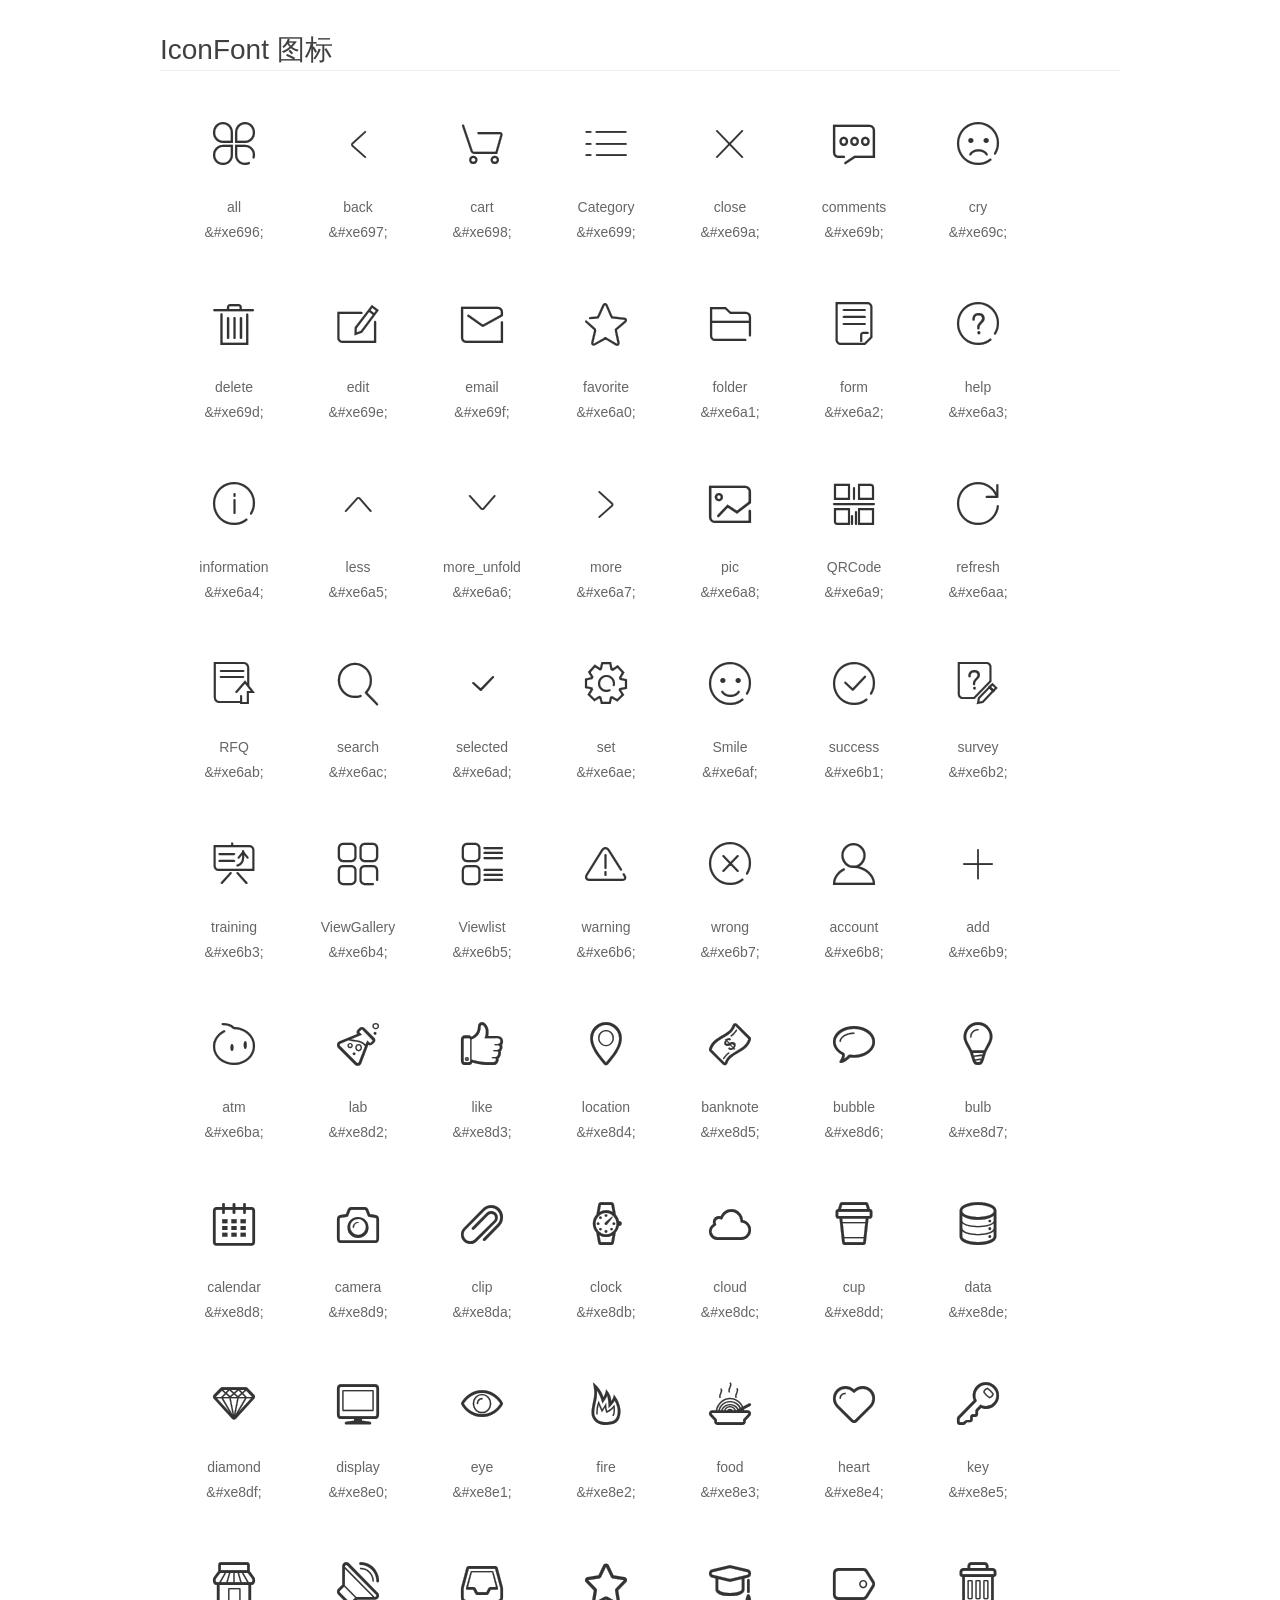
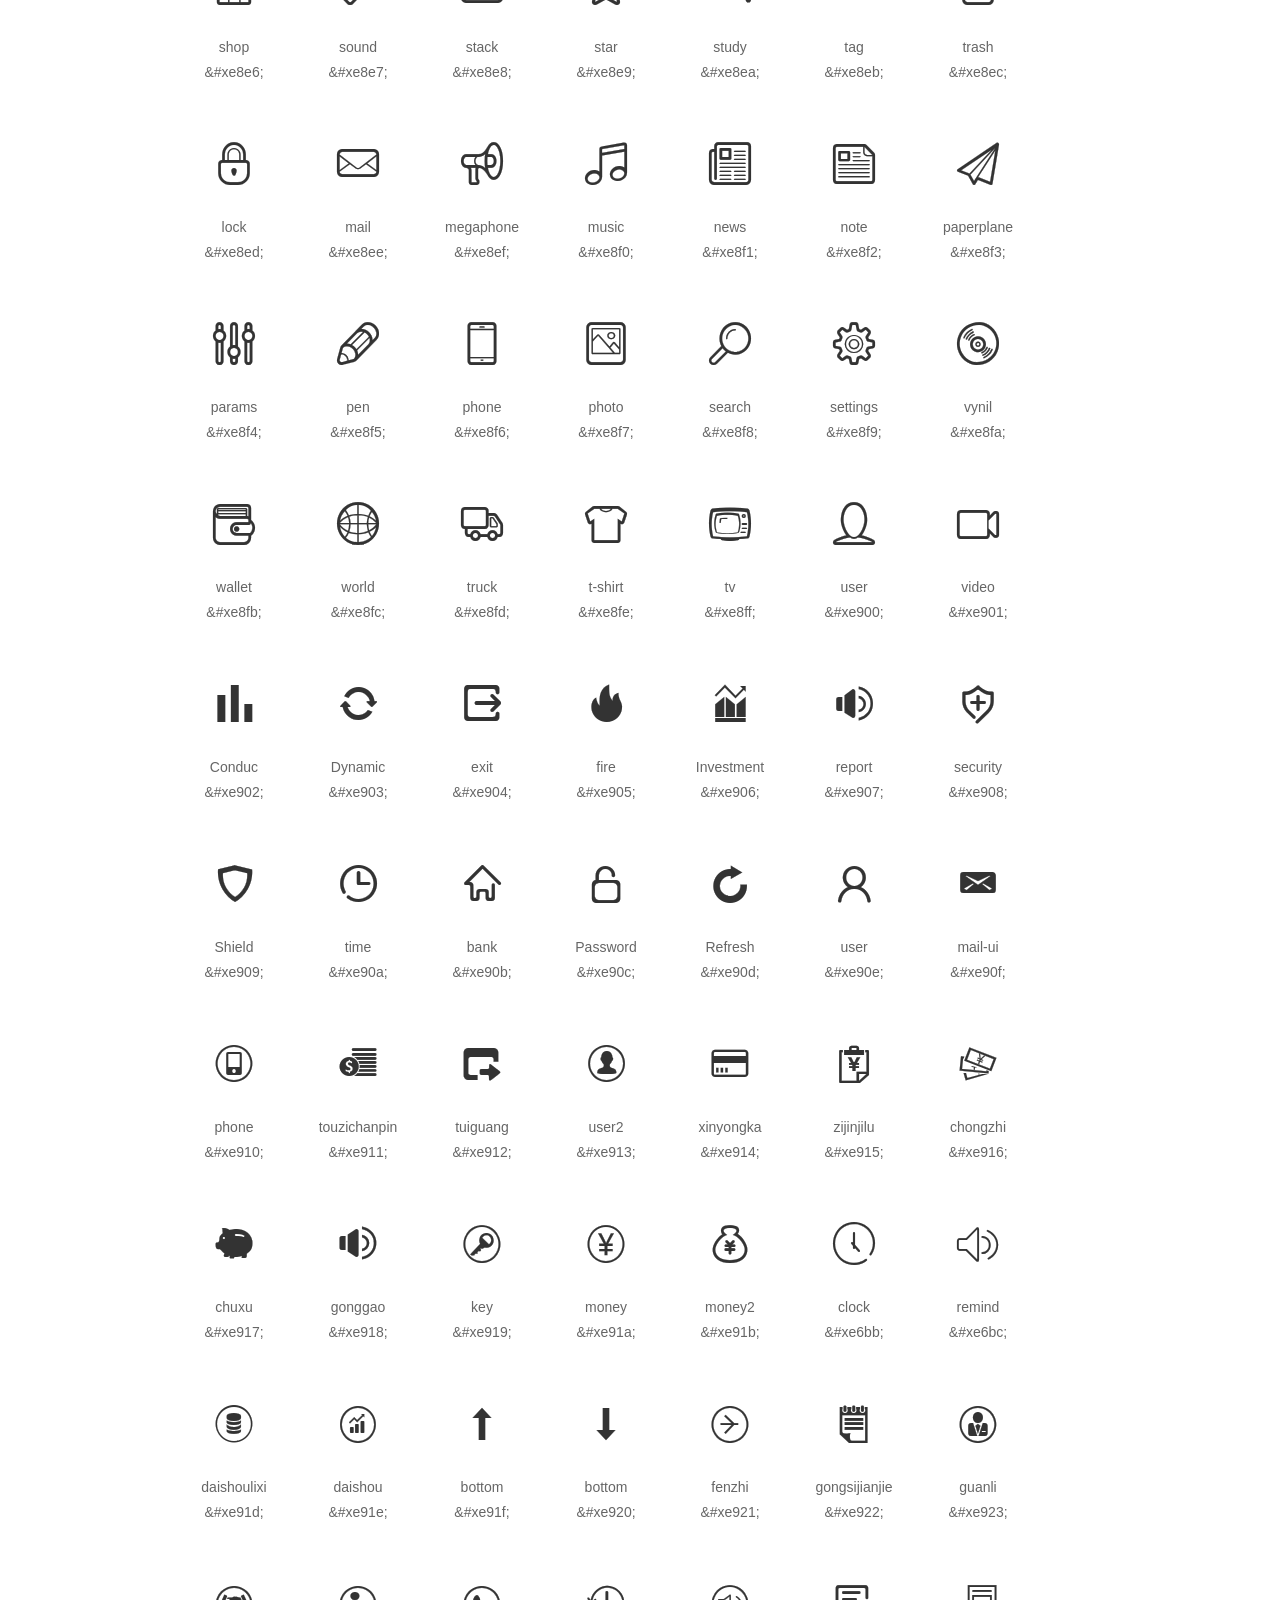
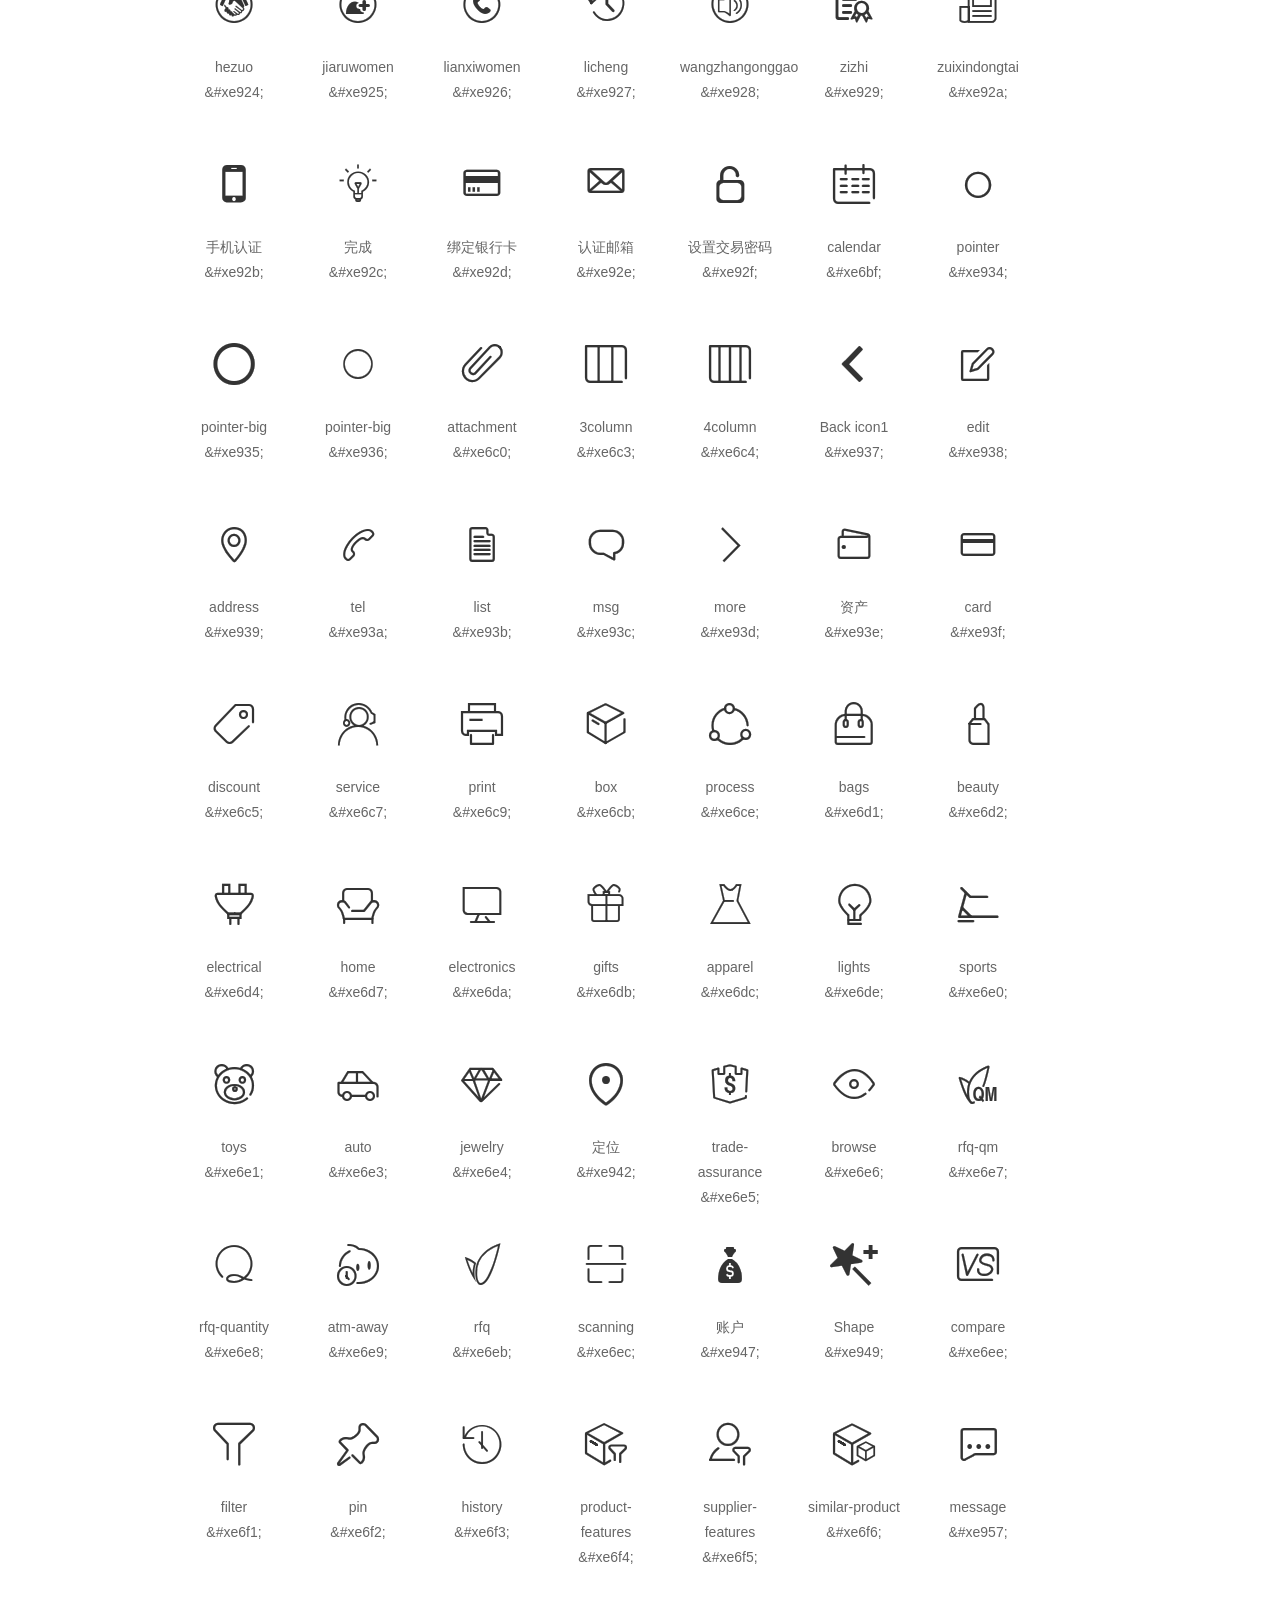
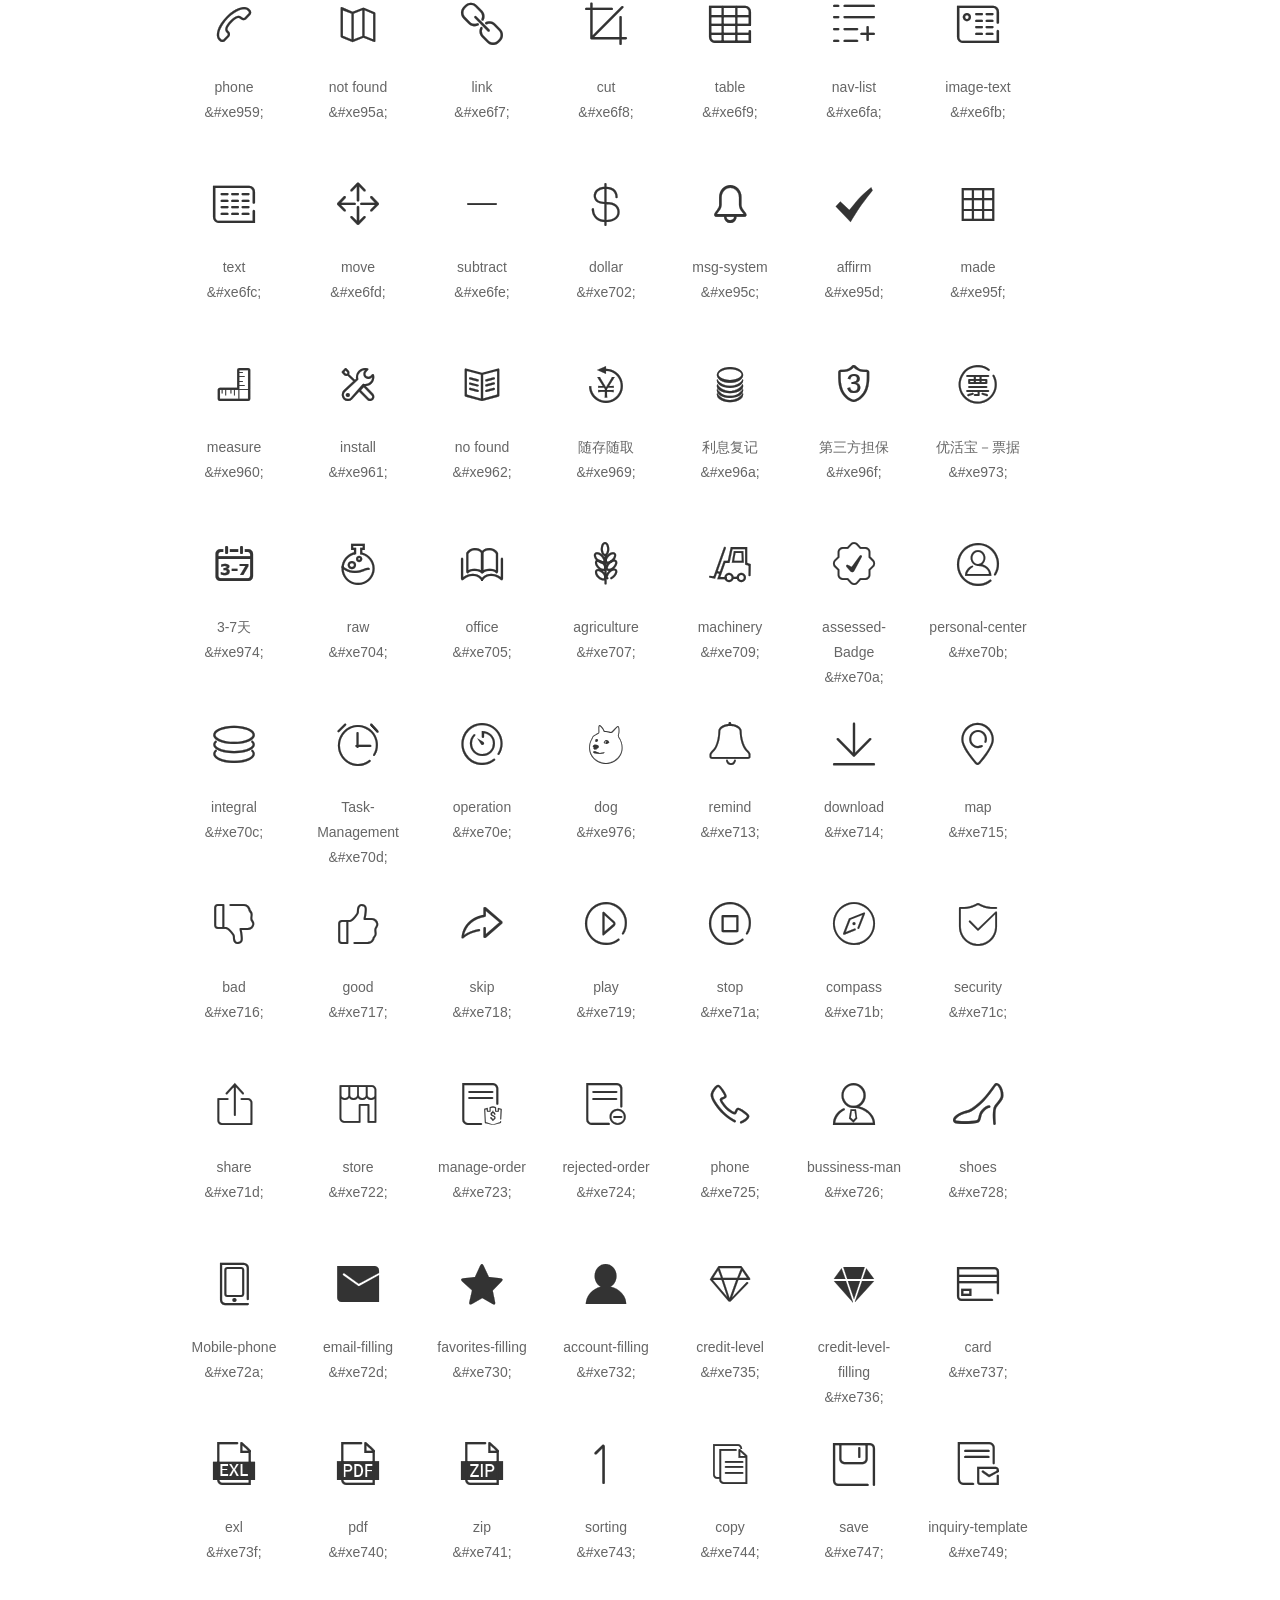
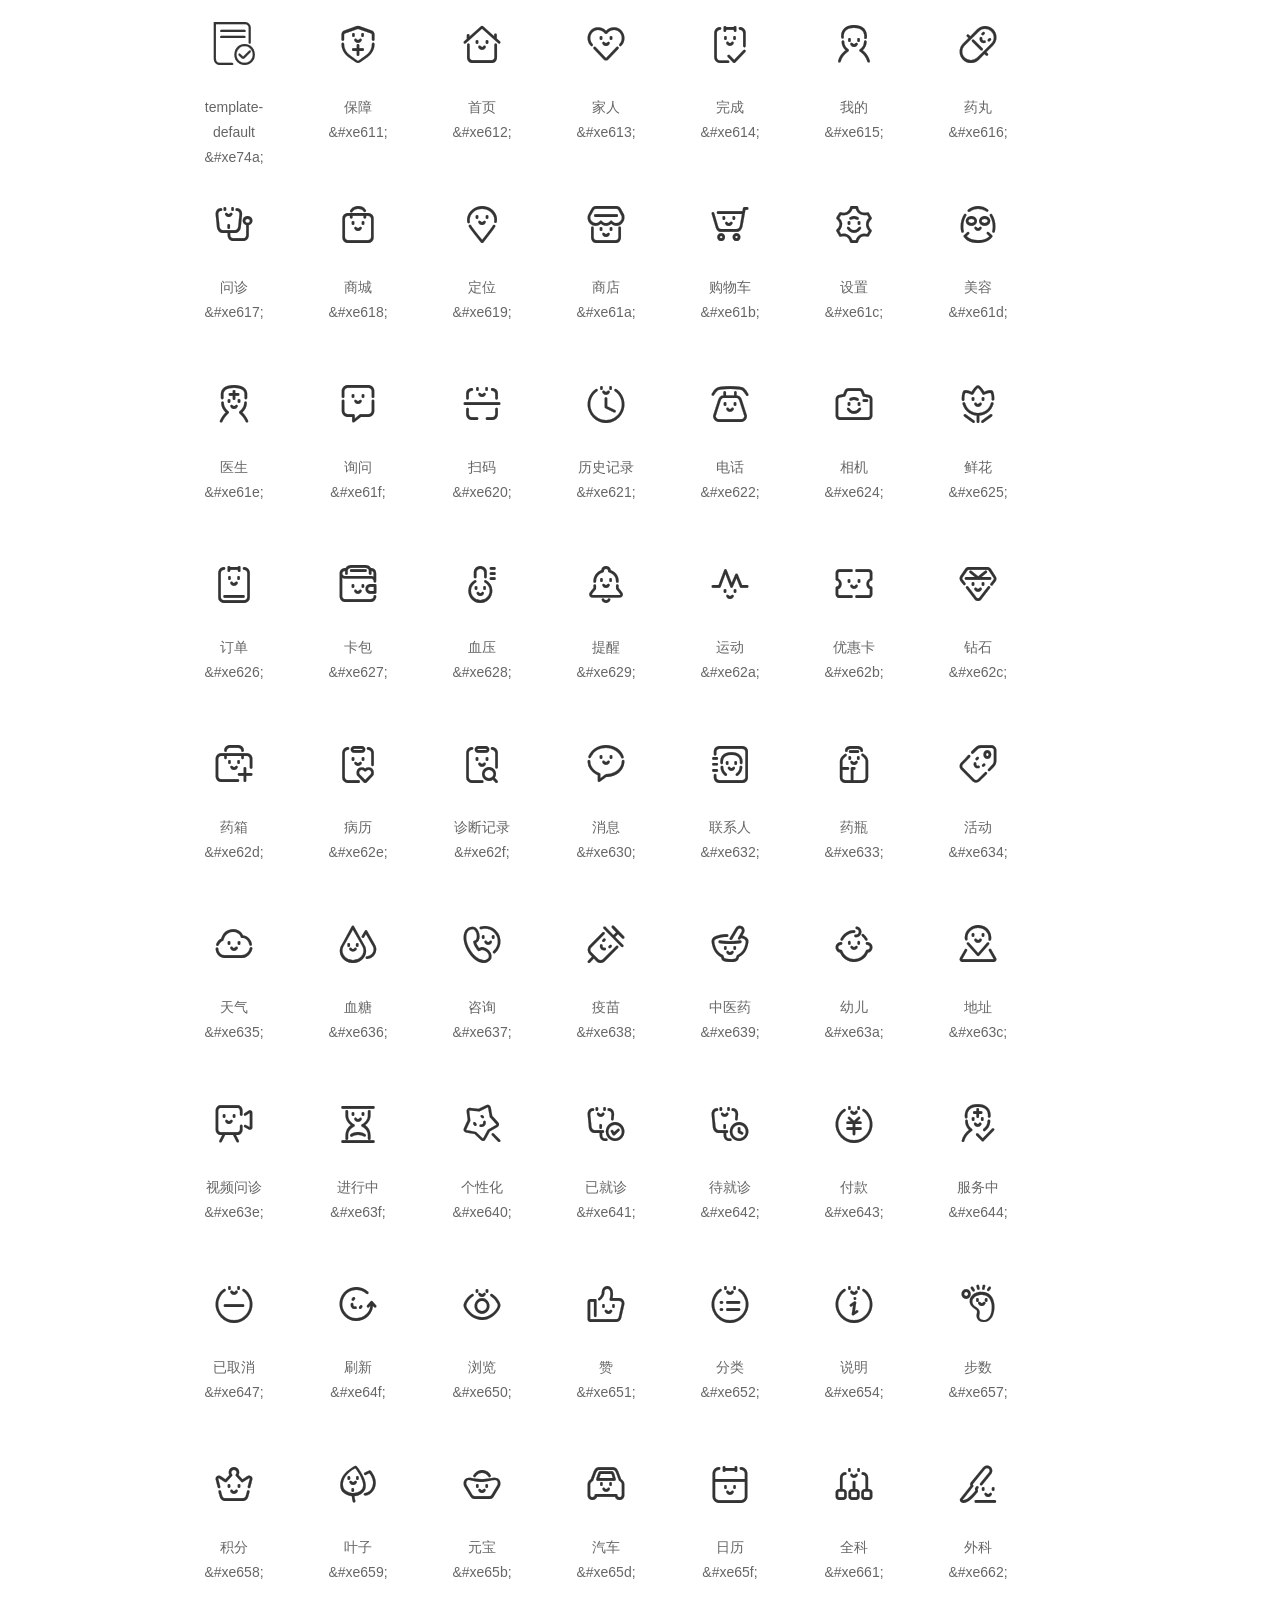
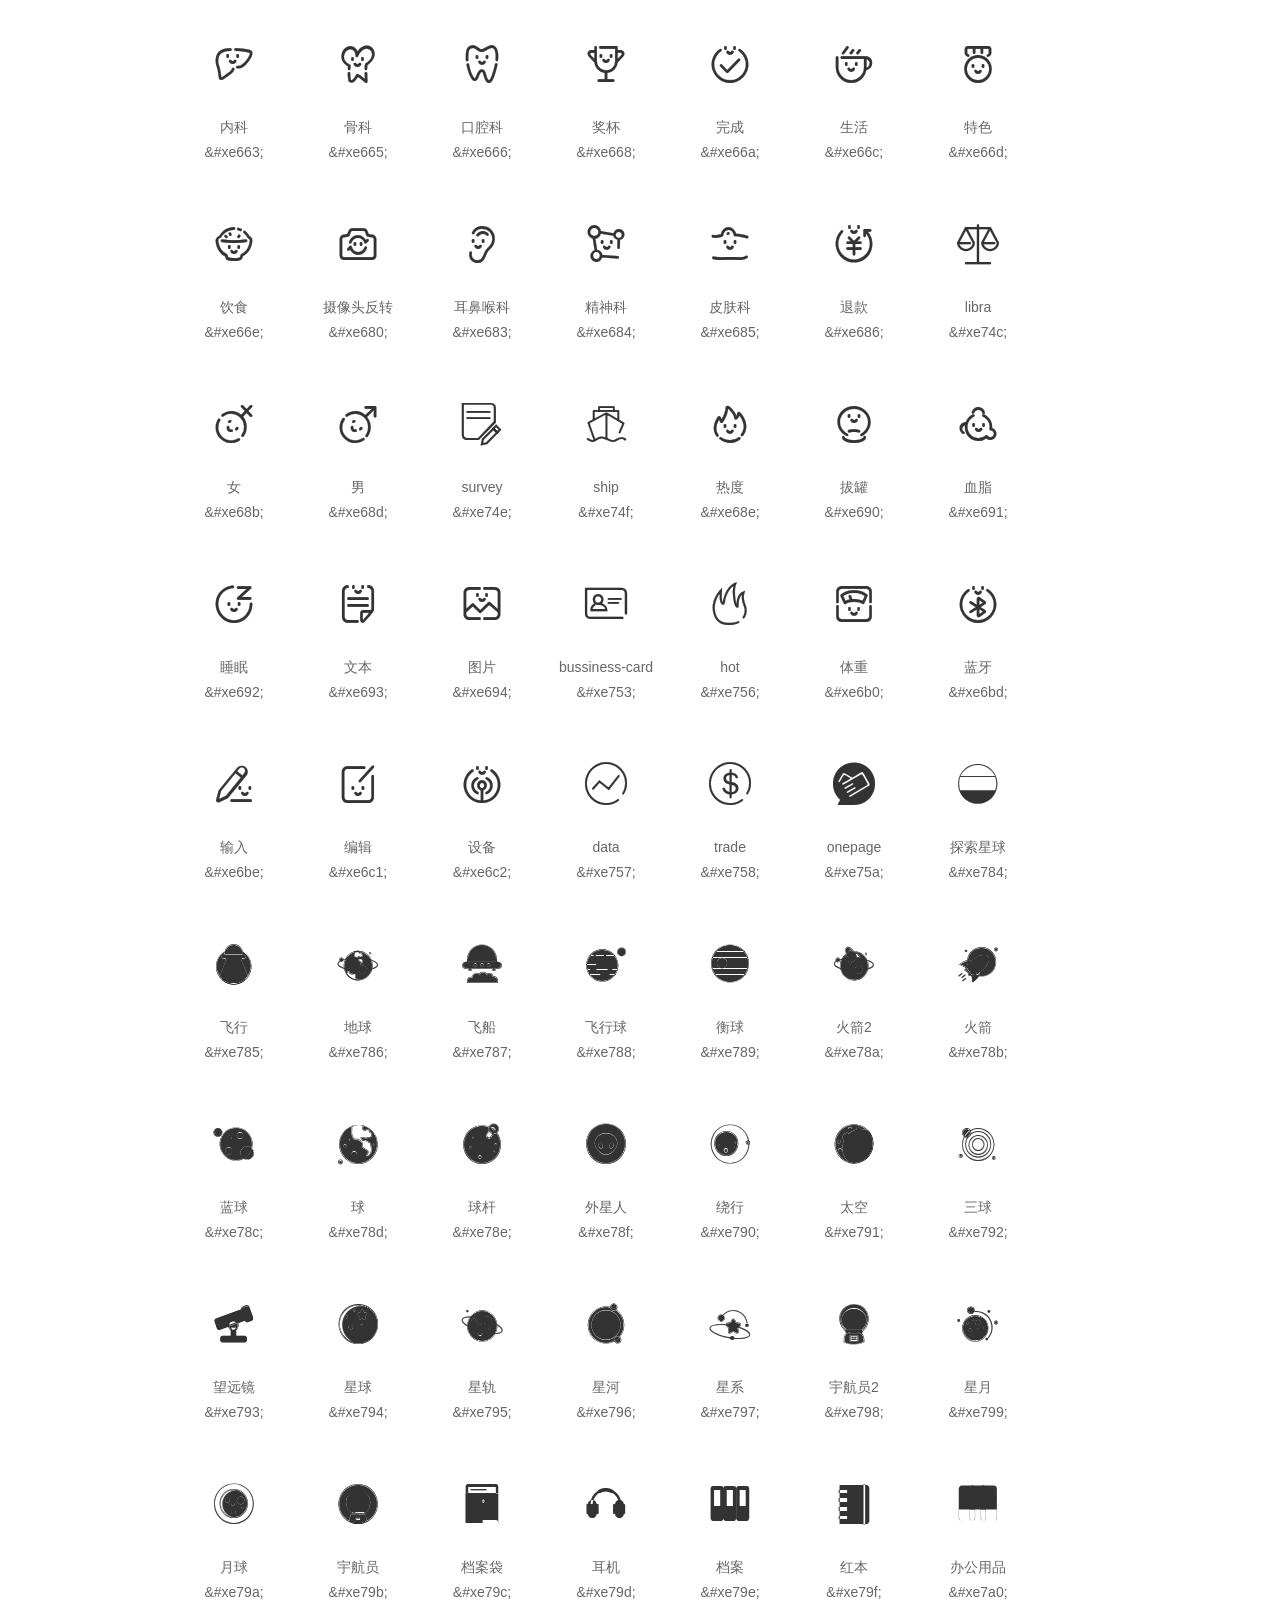
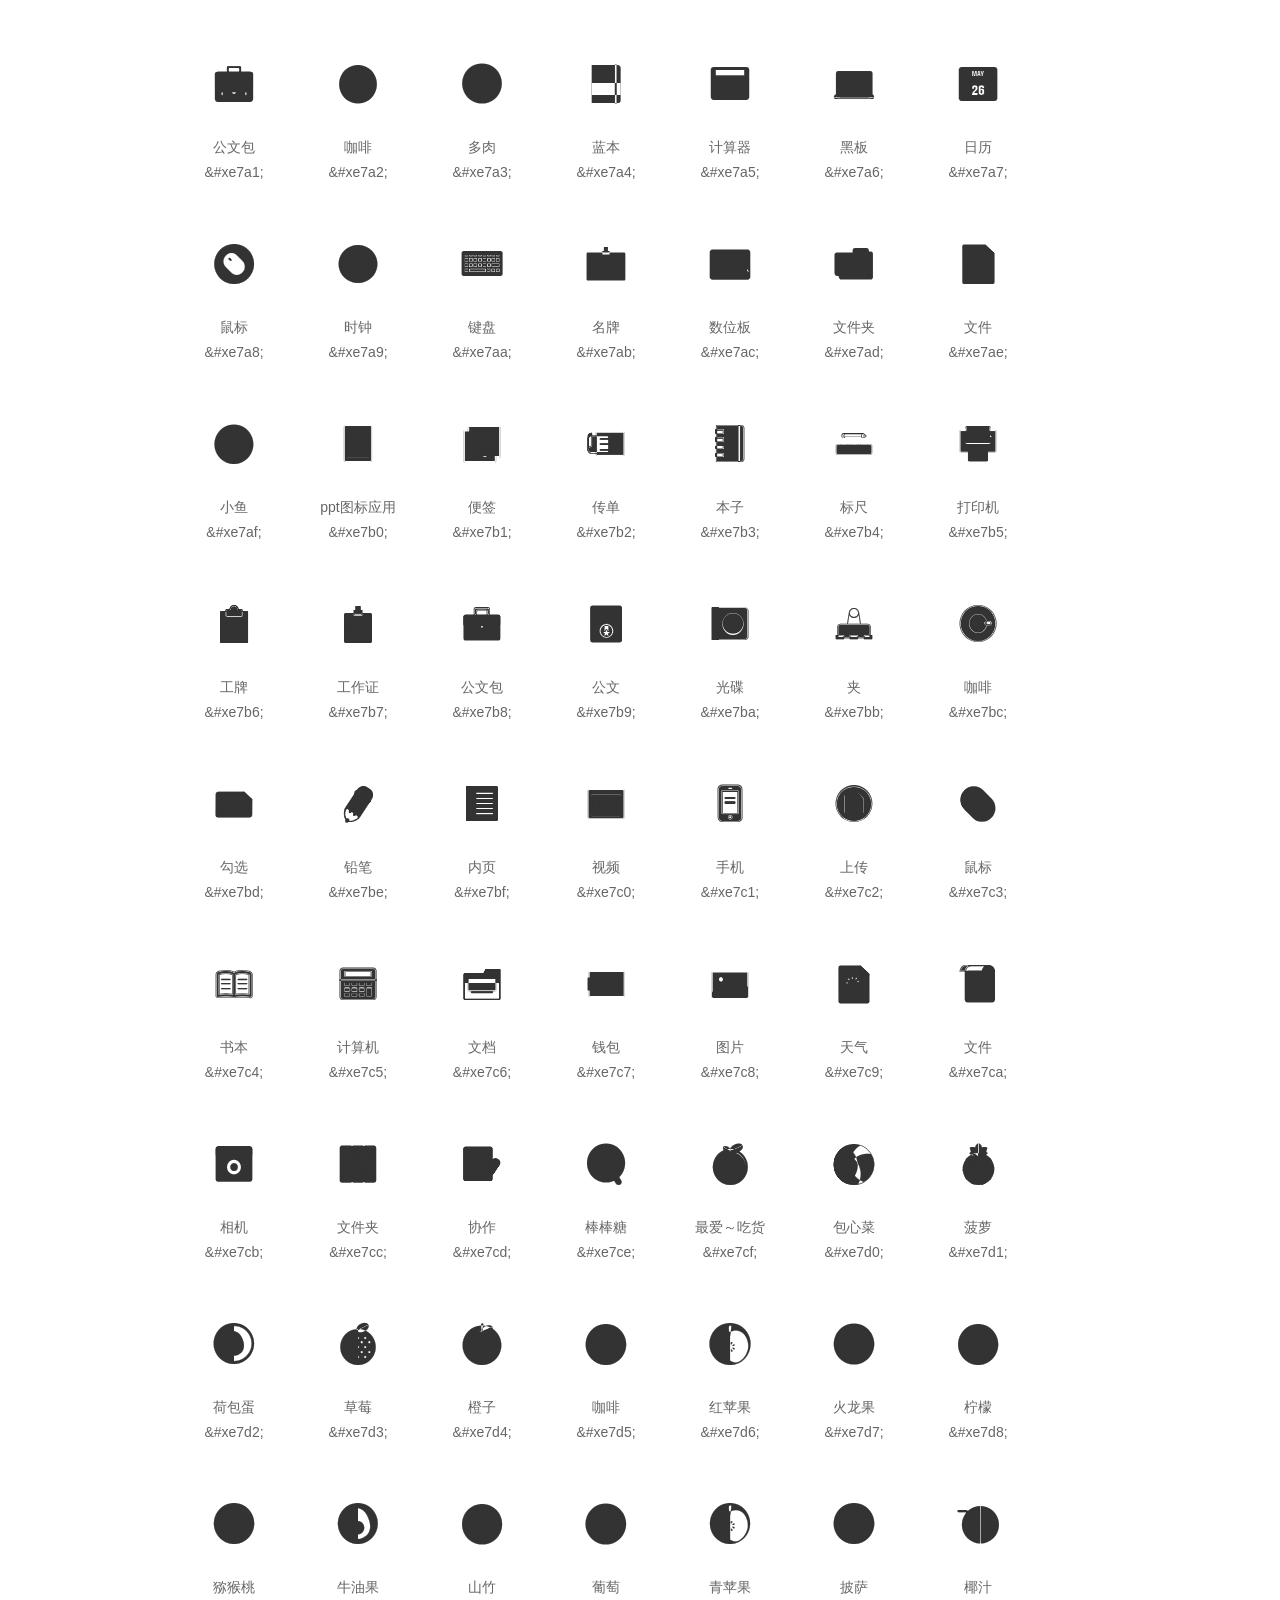
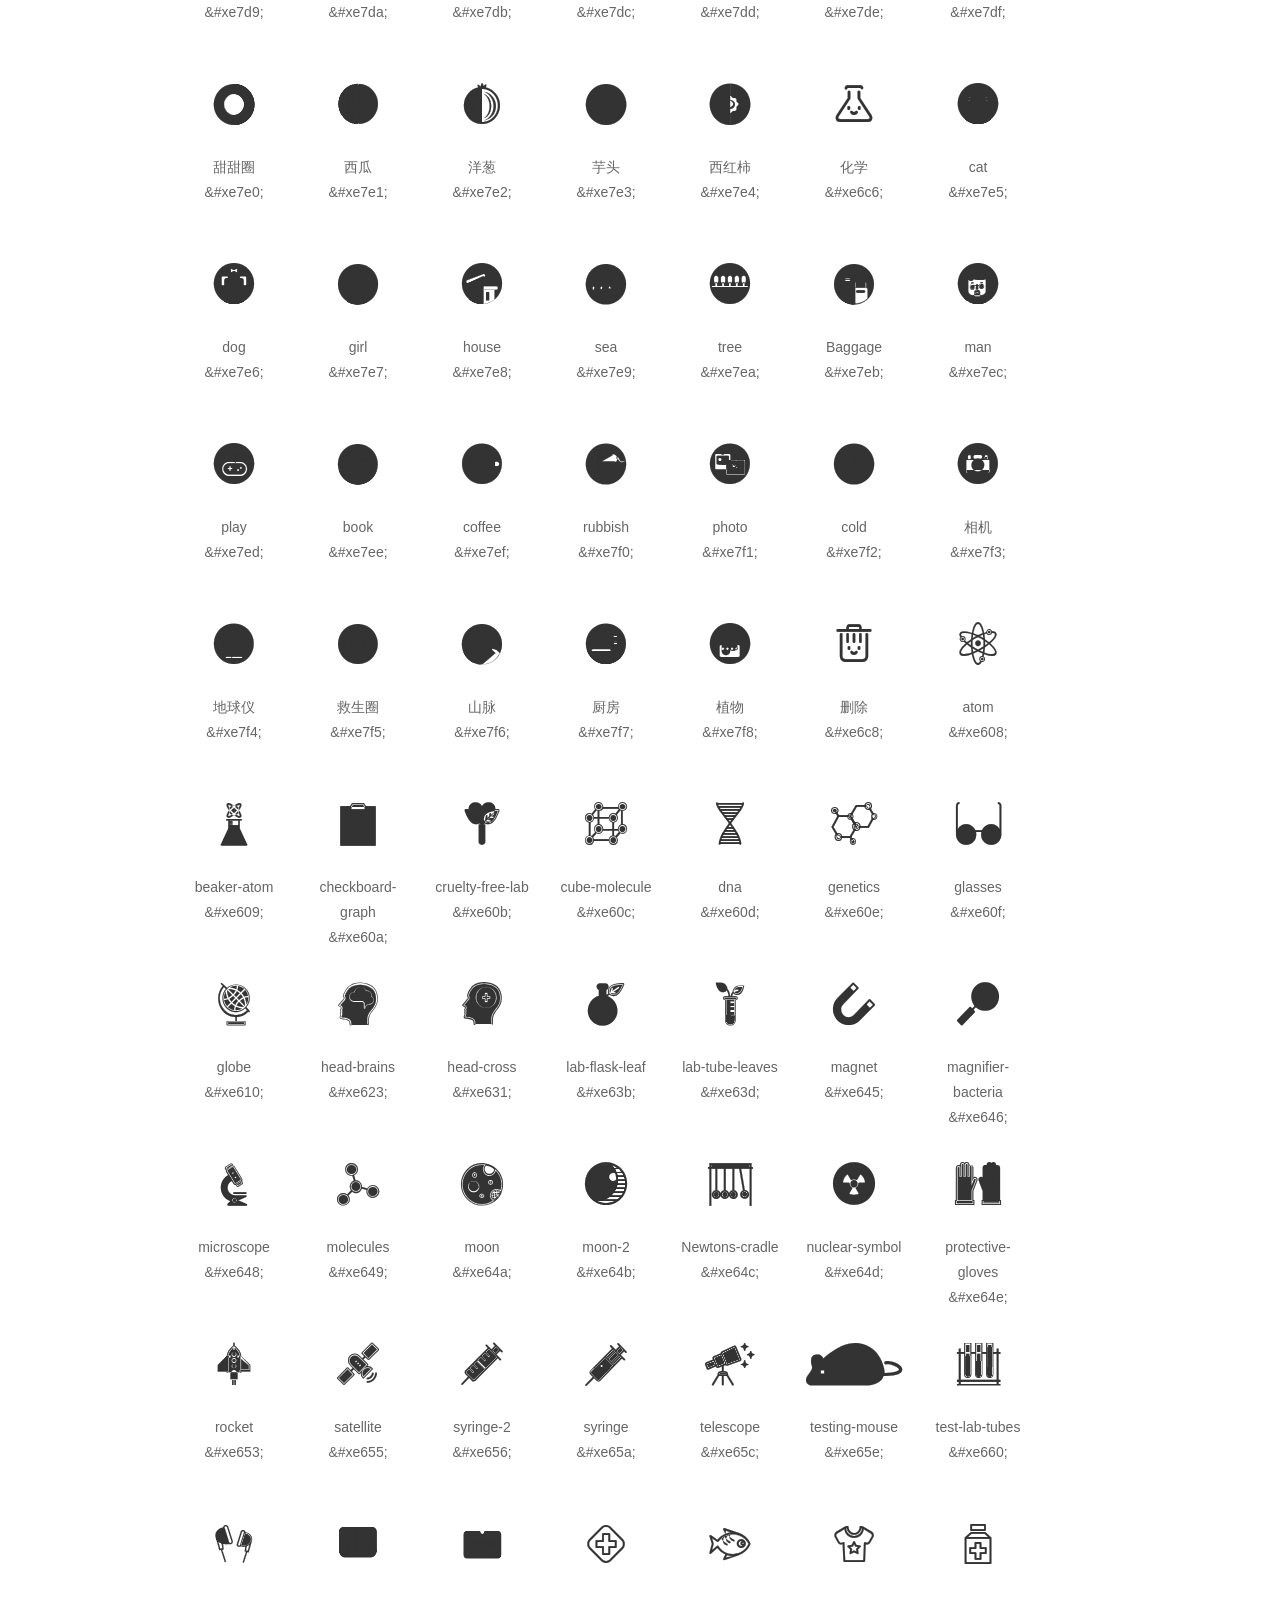
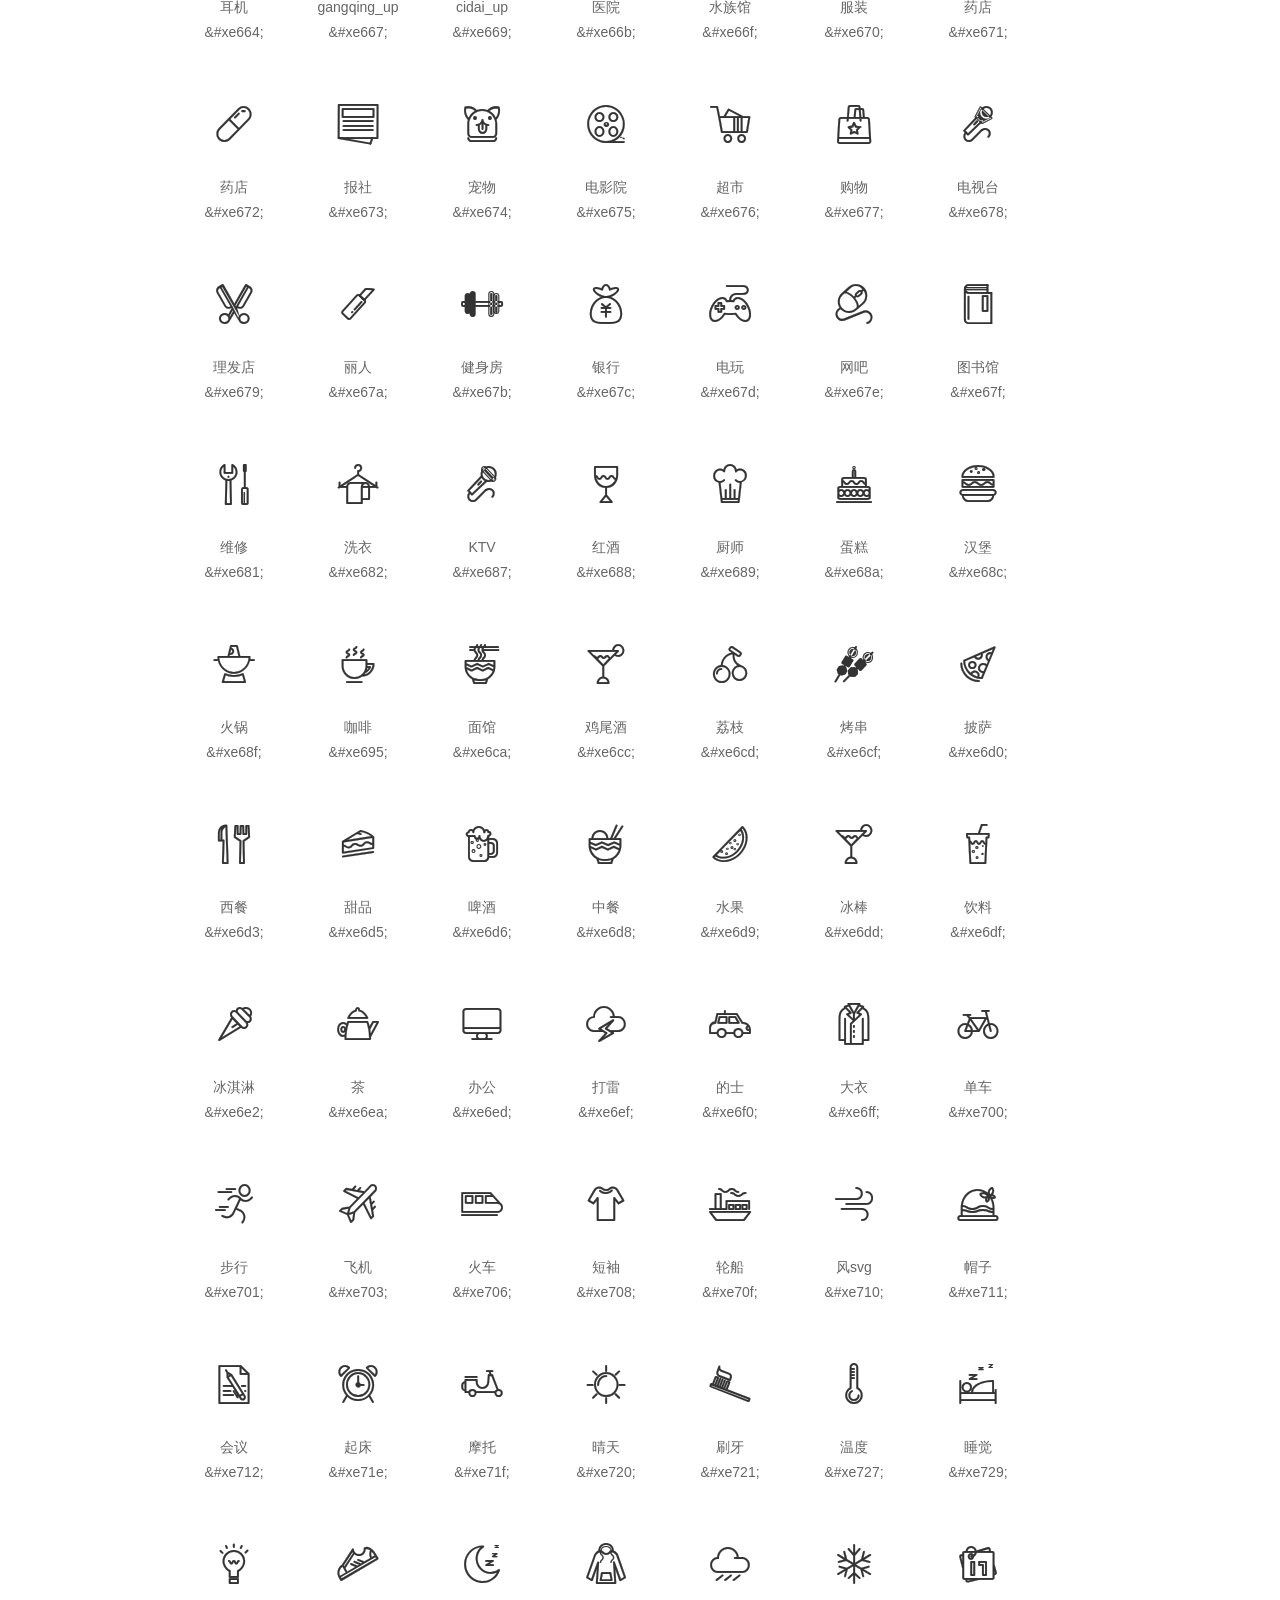
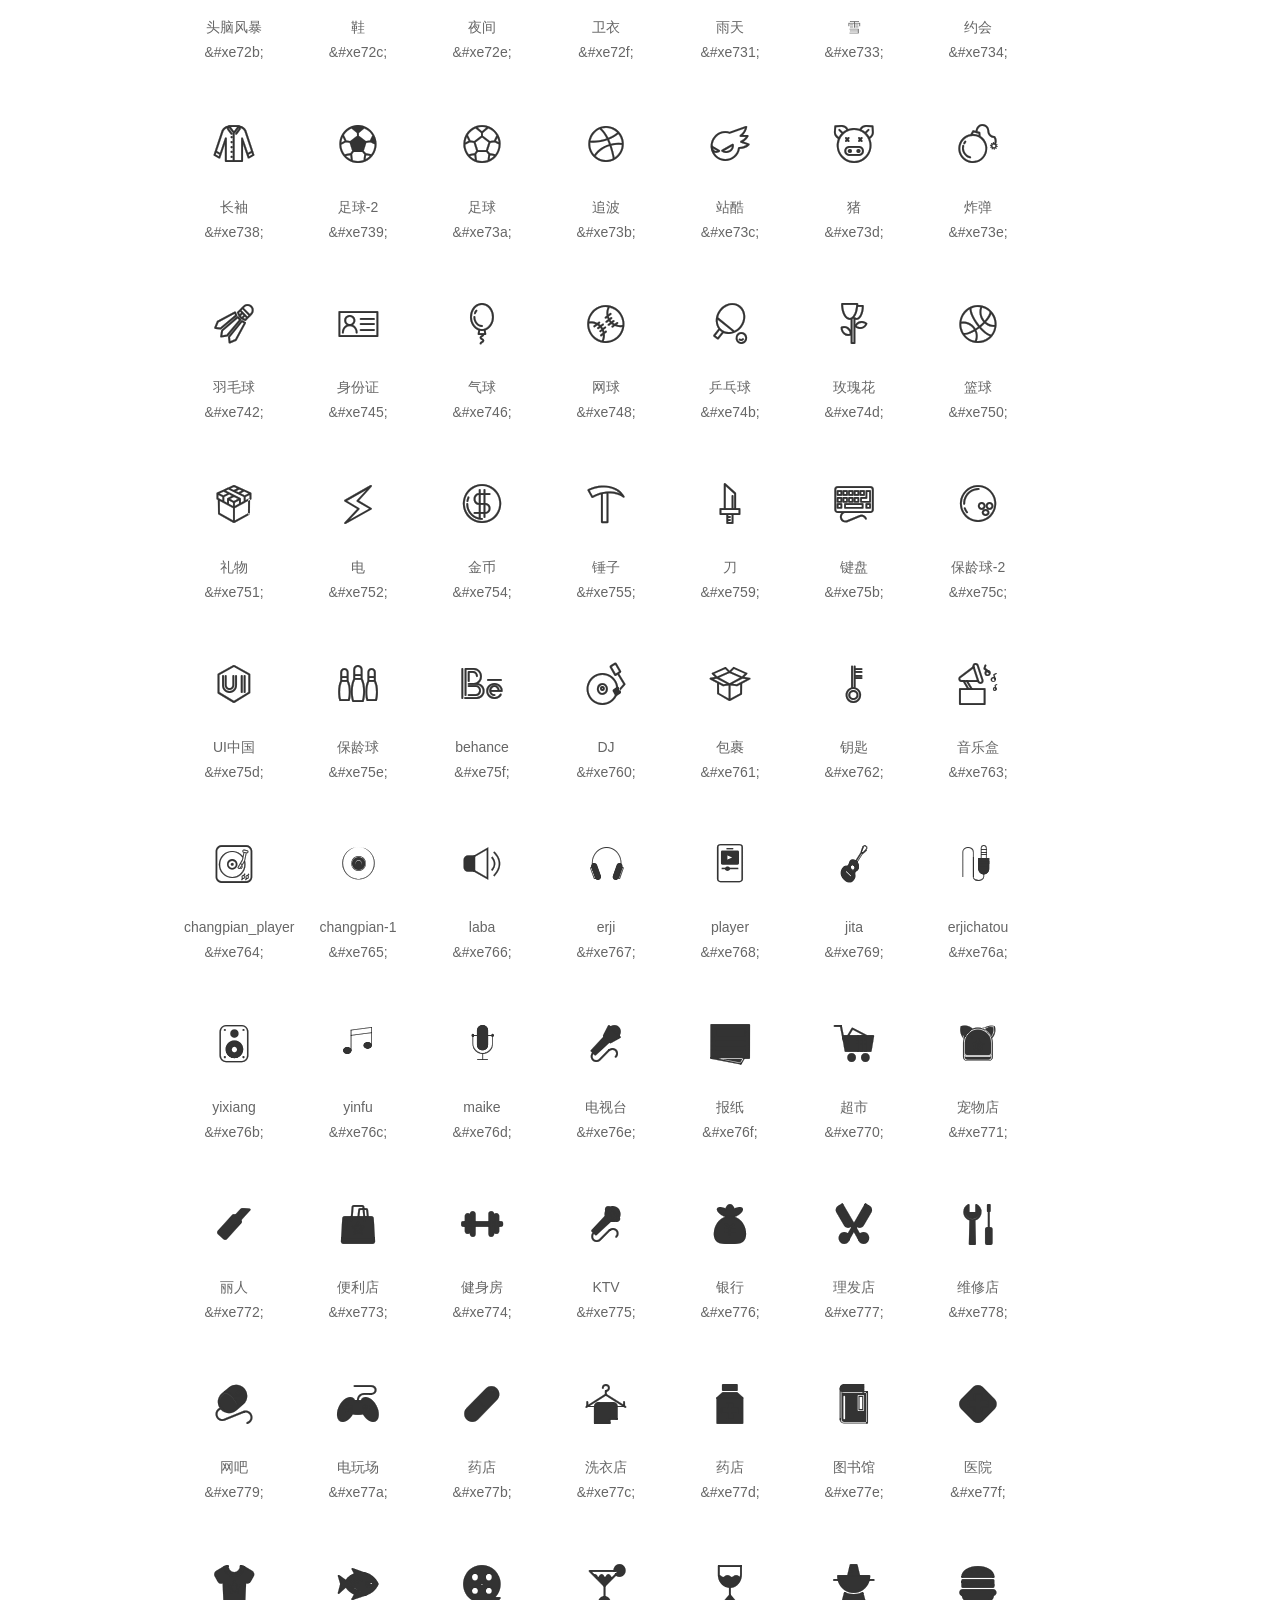
<file: fonts/demo_unicode.html>
<!DOCTYPE html>
<html>
<head>
    <meta charset="utf-8"/>
    <title>IconFont</title>
    <link rel="stylesheet" href="demo.css">

    <style type="text/css">

        @font-face {font-family: "iconfont";
          src: url('iconfont.eot'); /* IE9*/
          src: url('iconfont.eot#iefix') format('embedded-opentype'), /* IE6-IE8 */
          url('iconfont.woff') format('woff'), /* chrome, firefox */
          url('iconfont.ttf') format('truetype'), /* chrome, firefox, opera, Safari, Android, iOS 4.2+*/
          url('iconfont.svg#iconfont') format('svg'); /* iOS 4.1- */
        }

        .iconfont {
          font-family:"iconfont" !important;
          font-size:16px;
          font-style:normal;
          -webkit-font-smoothing: antialiased;
          -webkit-text-stroke-width: 0.2px;
          -moz-osx-font-smoothing: grayscale;
        }

    </style>
</head>
<body>
    <div class="main markdown">
        <h1>IconFont 图标</h1>
        <ul class="icon_lists clear">
            
                <li>
                <i class="icon iconfont">&#xe696;</i>
                    <div class="name">all</div>
                    <div class="code">&amp;#xe696;</div>
                </li>
            
                <li>
                <i class="icon iconfont">&#xe697;</i>
                    <div class="name">back</div>
                    <div class="code">&amp;#xe697;</div>
                </li>
            
                <li>
                <i class="icon iconfont">&#xe698;</i>
                    <div class="name">cart</div>
                    <div class="code">&amp;#xe698;</div>
                </li>
            
                <li>
                <i class="icon iconfont">&#xe699;</i>
                    <div class="name">Category</div>
                    <div class="code">&amp;#xe699;</div>
                </li>
            
                <li>
                <i class="icon iconfont">&#xe69a;</i>
                    <div class="name">close</div>
                    <div class="code">&amp;#xe69a;</div>
                </li>
            
                <li>
                <i class="icon iconfont">&#xe69b;</i>
                    <div class="name">comments</div>
                    <div class="code">&amp;#xe69b;</div>
                </li>
            
                <li>
                <i class="icon iconfont">&#xe69c;</i>
                    <div class="name">cry</div>
                    <div class="code">&amp;#xe69c;</div>
                </li>
            
                <li>
                <i class="icon iconfont">&#xe69d;</i>
                    <div class="name">delete</div>
                    <div class="code">&amp;#xe69d;</div>
                </li>
            
                <li>
                <i class="icon iconfont">&#xe69e;</i>
                    <div class="name">edit</div>
                    <div class="code">&amp;#xe69e;</div>
                </li>
            
                <li>
                <i class="icon iconfont">&#xe69f;</i>
                    <div class="name">email</div>
                    <div class="code">&amp;#xe69f;</div>
                </li>
            
                <li>
                <i class="icon iconfont">&#xe6a0;</i>
                    <div class="name">favorite</div>
                    <div class="code">&amp;#xe6a0;</div>
                </li>
            
                <li>
                <i class="icon iconfont">&#xe6a1;</i>
                    <div class="name">folder</div>
                    <div class="code">&amp;#xe6a1;</div>
                </li>
            
                <li>
                <i class="icon iconfont">&#xe6a2;</i>
                    <div class="name">form</div>
                    <div class="code">&amp;#xe6a2;</div>
                </li>
            
                <li>
                <i class="icon iconfont">&#xe6a3;</i>
                    <div class="name">help</div>
                    <div class="code">&amp;#xe6a3;</div>
                </li>
            
                <li>
                <i class="icon iconfont">&#xe6a4;</i>
                    <div class="name">information</div>
                    <div class="code">&amp;#xe6a4;</div>
                </li>
            
                <li>
                <i class="icon iconfont">&#xe6a5;</i>
                    <div class="name">less</div>
                    <div class="code">&amp;#xe6a5;</div>
                </li>
            
                <li>
                <i class="icon iconfont">&#xe6a6;</i>
                    <div class="name">more_unfold</div>
                    <div class="code">&amp;#xe6a6;</div>
                </li>
            
                <li>
                <i class="icon iconfont">&#xe6a7;</i>
                    <div class="name">more</div>
                    <div class="code">&amp;#xe6a7;</div>
                </li>
            
                <li>
                <i class="icon iconfont">&#xe6a8;</i>
                    <div class="name">pic</div>
                    <div class="code">&amp;#xe6a8;</div>
                </li>
            
                <li>
                <i class="icon iconfont">&#xe6a9;</i>
                    <div class="name">QRCode</div>
                    <div class="code">&amp;#xe6a9;</div>
                </li>
            
                <li>
                <i class="icon iconfont">&#xe6aa;</i>
                    <div class="name">refresh</div>
                    <div class="code">&amp;#xe6aa;</div>
                </li>
            
                <li>
                <i class="icon iconfont">&#xe6ab;</i>
                    <div class="name">RFQ</div>
                    <div class="code">&amp;#xe6ab;</div>
                </li>
            
                <li>
                <i class="icon iconfont">&#xe6ac;</i>
                    <div class="name">search</div>
                    <div class="code">&amp;#xe6ac;</div>
                </li>
            
                <li>
                <i class="icon iconfont">&#xe6ad;</i>
                    <div class="name">selected</div>
                    <div class="code">&amp;#xe6ad;</div>
                </li>
            
                <li>
                <i class="icon iconfont">&#xe6ae;</i>
                    <div class="name">set</div>
                    <div class="code">&amp;#xe6ae;</div>
                </li>
            
                <li>
                <i class="icon iconfont">&#xe6af;</i>
                    <div class="name">Smile</div>
                    <div class="code">&amp;#xe6af;</div>
                </li>
            
                <li>
                <i class="icon iconfont">&#xe6b1;</i>
                    <div class="name">success</div>
                    <div class="code">&amp;#xe6b1;</div>
                </li>
            
                <li>
                <i class="icon iconfont">&#xe6b2;</i>
                    <div class="name">survey</div>
                    <div class="code">&amp;#xe6b2;</div>
                </li>
            
                <li>
                <i class="icon iconfont">&#xe6b3;</i>
                    <div class="name">training</div>
                    <div class="code">&amp;#xe6b3;</div>
                </li>
            
                <li>
                <i class="icon iconfont">&#xe6b4;</i>
                    <div class="name">ViewGallery</div>
                    <div class="code">&amp;#xe6b4;</div>
                </li>
            
                <li>
                <i class="icon iconfont">&#xe6b5;</i>
                    <div class="name">Viewlist</div>
                    <div class="code">&amp;#xe6b5;</div>
                </li>
            
                <li>
                <i class="icon iconfont">&#xe6b6;</i>
                    <div class="name">warning</div>
                    <div class="code">&amp;#xe6b6;</div>
                </li>
            
                <li>
                <i class="icon iconfont">&#xe6b7;</i>
                    <div class="name">wrong</div>
                    <div class="code">&amp;#xe6b7;</div>
                </li>
            
                <li>
                <i class="icon iconfont">&#xe6b8;</i>
                    <div class="name">account</div>
                    <div class="code">&amp;#xe6b8;</div>
                </li>
            
                <li>
                <i class="icon iconfont">&#xe6b9;</i>
                    <div class="name">add</div>
                    <div class="code">&amp;#xe6b9;</div>
                </li>
            
                <li>
                <i class="icon iconfont">&#xe6ba;</i>
                    <div class="name">atm</div>
                    <div class="code">&amp;#xe6ba;</div>
                </li>
            
                <li>
                <i class="icon iconfont">&#xe8d2;</i>
                    <div class="name">lab</div>
                    <div class="code">&amp;#xe8d2;</div>
                </li>
            
                <li>
                <i class="icon iconfont">&#xe8d3;</i>
                    <div class="name">like</div>
                    <div class="code">&amp;#xe8d3;</div>
                </li>
            
                <li>
                <i class="icon iconfont">&#xe8d4;</i>
                    <div class="name">location</div>
                    <div class="code">&amp;#xe8d4;</div>
                </li>
            
                <li>
                <i class="icon iconfont">&#xe8d5;</i>
                    <div class="name">banknote</div>
                    <div class="code">&amp;#xe8d5;</div>
                </li>
            
                <li>
                <i class="icon iconfont">&#xe8d6;</i>
                    <div class="name">bubble</div>
                    <div class="code">&amp;#xe8d6;</div>
                </li>
            
                <li>
                <i class="icon iconfont">&#xe8d7;</i>
                    <div class="name">bulb</div>
                    <div class="code">&amp;#xe8d7;</div>
                </li>
            
                <li>
                <i class="icon iconfont">&#xe8d8;</i>
                    <div class="name">calendar</div>
                    <div class="code">&amp;#xe8d8;</div>
                </li>
            
                <li>
                <i class="icon iconfont">&#xe8d9;</i>
                    <div class="name">camera</div>
                    <div class="code">&amp;#xe8d9;</div>
                </li>
            
                <li>
                <i class="icon iconfont">&#xe8da;</i>
                    <div class="name">clip</div>
                    <div class="code">&amp;#xe8da;</div>
                </li>
            
                <li>
                <i class="icon iconfont">&#xe8db;</i>
                    <div class="name">clock</div>
                    <div class="code">&amp;#xe8db;</div>
                </li>
            
                <li>
                <i class="icon iconfont">&#xe8dc;</i>
                    <div class="name">cloud</div>
                    <div class="code">&amp;#xe8dc;</div>
                </li>
            
                <li>
                <i class="icon iconfont">&#xe8dd;</i>
                    <div class="name">cup</div>
                    <div class="code">&amp;#xe8dd;</div>
                </li>
            
                <li>
                <i class="icon iconfont">&#xe8de;</i>
                    <div class="name">data</div>
                    <div class="code">&amp;#xe8de;</div>
                </li>
            
                <li>
                <i class="icon iconfont">&#xe8df;</i>
                    <div class="name">diamond</div>
                    <div class="code">&amp;#xe8df;</div>
                </li>
            
                <li>
                <i class="icon iconfont">&#xe8e0;</i>
                    <div class="name">display</div>
                    <div class="code">&amp;#xe8e0;</div>
                </li>
            
                <li>
                <i class="icon iconfont">&#xe8e1;</i>
                    <div class="name">eye</div>
                    <div class="code">&amp;#xe8e1;</div>
                </li>
            
                <li>
                <i class="icon iconfont">&#xe8e2;</i>
                    <div class="name">fire</div>
                    <div class="code">&amp;#xe8e2;</div>
                </li>
            
                <li>
                <i class="icon iconfont">&#xe8e3;</i>
                    <div class="name">food</div>
                    <div class="code">&amp;#xe8e3;</div>
                </li>
            
                <li>
                <i class="icon iconfont">&#xe8e4;</i>
                    <div class="name">heart</div>
                    <div class="code">&amp;#xe8e4;</div>
                </li>
            
                <li>
                <i class="icon iconfont">&#xe8e5;</i>
                    <div class="name">key</div>
                    <div class="code">&amp;#xe8e5;</div>
                </li>
            
                <li>
                <i class="icon iconfont">&#xe8e6;</i>
                    <div class="name">shop</div>
                    <div class="code">&amp;#xe8e6;</div>
                </li>
            
                <li>
                <i class="icon iconfont">&#xe8e7;</i>
                    <div class="name">sound</div>
                    <div class="code">&amp;#xe8e7;</div>
                </li>
            
                <li>
                <i class="icon iconfont">&#xe8e8;</i>
                    <div class="name">stack</div>
                    <div class="code">&amp;#xe8e8;</div>
                </li>
            
                <li>
                <i class="icon iconfont">&#xe8e9;</i>
                    <div class="name">star</div>
                    <div class="code">&amp;#xe8e9;</div>
                </li>
            
                <li>
                <i class="icon iconfont">&#xe8ea;</i>
                    <div class="name">study</div>
                    <div class="code">&amp;#xe8ea;</div>
                </li>
            
                <li>
                <i class="icon iconfont">&#xe8eb;</i>
                    <div class="name">tag</div>
                    <div class="code">&amp;#xe8eb;</div>
                </li>
            
                <li>
                <i class="icon iconfont">&#xe8ec;</i>
                    <div class="name">trash</div>
                    <div class="code">&amp;#xe8ec;</div>
                </li>
            
                <li>
                <i class="icon iconfont">&#xe8ed;</i>
                    <div class="name">lock</div>
                    <div class="code">&amp;#xe8ed;</div>
                </li>
            
                <li>
                <i class="icon iconfont">&#xe8ee;</i>
                    <div class="name">mail</div>
                    <div class="code">&amp;#xe8ee;</div>
                </li>
            
                <li>
                <i class="icon iconfont">&#xe8ef;</i>
                    <div class="name">megaphone</div>
                    <div class="code">&amp;#xe8ef;</div>
                </li>
            
                <li>
                <i class="icon iconfont">&#xe8f0;</i>
                    <div class="name">music</div>
                    <div class="code">&amp;#xe8f0;</div>
                </li>
            
                <li>
                <i class="icon iconfont">&#xe8f1;</i>
                    <div class="name">news</div>
                    <div class="code">&amp;#xe8f1;</div>
                </li>
            
                <li>
                <i class="icon iconfont">&#xe8f2;</i>
                    <div class="name">note</div>
                    <div class="code">&amp;#xe8f2;</div>
                </li>
            
                <li>
                <i class="icon iconfont">&#xe8f3;</i>
                    <div class="name">paperplane</div>
                    <div class="code">&amp;#xe8f3;</div>
                </li>
            
                <li>
                <i class="icon iconfont">&#xe8f4;</i>
                    <div class="name">params</div>
                    <div class="code">&amp;#xe8f4;</div>
                </li>
            
                <li>
                <i class="icon iconfont">&#xe8f5;</i>
                    <div class="name">pen</div>
                    <div class="code">&amp;#xe8f5;</div>
                </li>
            
                <li>
                <i class="icon iconfont">&#xe8f6;</i>
                    <div class="name">phone</div>
                    <div class="code">&amp;#xe8f6;</div>
                </li>
            
                <li>
                <i class="icon iconfont">&#xe8f7;</i>
                    <div class="name">photo</div>
                    <div class="code">&amp;#xe8f7;</div>
                </li>
            
                <li>
                <i class="icon iconfont">&#xe8f8;</i>
                    <div class="name">search</div>
                    <div class="code">&amp;#xe8f8;</div>
                </li>
            
                <li>
                <i class="icon iconfont">&#xe8f9;</i>
                    <div class="name">settings</div>
                    <div class="code">&amp;#xe8f9;</div>
                </li>
            
                <li>
                <i class="icon iconfont">&#xe8fa;</i>
                    <div class="name">vynil</div>
                    <div class="code">&amp;#xe8fa;</div>
                </li>
            
                <li>
                <i class="icon iconfont">&#xe8fb;</i>
                    <div class="name">wallet</div>
                    <div class="code">&amp;#xe8fb;</div>
                </li>
            
                <li>
                <i class="icon iconfont">&#xe8fc;</i>
                    <div class="name">world</div>
                    <div class="code">&amp;#xe8fc;</div>
                </li>
            
                <li>
                <i class="icon iconfont">&#xe8fd;</i>
                    <div class="name">truck</div>
                    <div class="code">&amp;#xe8fd;</div>
                </li>
            
                <li>
                <i class="icon iconfont">&#xe8fe;</i>
                    <div class="name">t-shirt</div>
                    <div class="code">&amp;#xe8fe;</div>
                </li>
            
                <li>
                <i class="icon iconfont">&#xe8ff;</i>
                    <div class="name">tv</div>
                    <div class="code">&amp;#xe8ff;</div>
                </li>
            
                <li>
                <i class="icon iconfont">&#xe900;</i>
                    <div class="name">user</div>
                    <div class="code">&amp;#xe900;</div>
                </li>
            
                <li>
                <i class="icon iconfont">&#xe901;</i>
                    <div class="name">video</div>
                    <div class="code">&amp;#xe901;</div>
                </li>
            
                <li>
                <i class="icon iconfont">&#xe902;</i>
                    <div class="name">Conduc</div>
                    <div class="code">&amp;#xe902;</div>
                </li>
            
                <li>
                <i class="icon iconfont">&#xe903;</i>
                    <div class="name">Dynamic</div>
                    <div class="code">&amp;#xe903;</div>
                </li>
            
                <li>
                <i class="icon iconfont">&#xe904;</i>
                    <div class="name">exit</div>
                    <div class="code">&amp;#xe904;</div>
                </li>
            
                <li>
                <i class="icon iconfont">&#xe905;</i>
                    <div class="name">fire</div>
                    <div class="code">&amp;#xe905;</div>
                </li>
            
                <li>
                <i class="icon iconfont">&#xe906;</i>
                    <div class="name">Investment</div>
                    <div class="code">&amp;#xe906;</div>
                </li>
            
                <li>
                <i class="icon iconfont">&#xe907;</i>
                    <div class="name">report</div>
                    <div class="code">&amp;#xe907;</div>
                </li>
            
                <li>
                <i class="icon iconfont">&#xe908;</i>
                    <div class="name">security</div>
                    <div class="code">&amp;#xe908;</div>
                </li>
            
                <li>
                <i class="icon iconfont">&#xe909;</i>
                    <div class="name">Shield</div>
                    <div class="code">&amp;#xe909;</div>
                </li>
            
                <li>
                <i class="icon iconfont">&#xe90a;</i>
                    <div class="name">time</div>
                    <div class="code">&amp;#xe90a;</div>
                </li>
            
                <li>
                <i class="icon iconfont">&#xe90b;</i>
                    <div class="name">bank</div>
                    <div class="code">&amp;#xe90b;</div>
                </li>
            
                <li>
                <i class="icon iconfont">&#xe90c;</i>
                    <div class="name">Password</div>
                    <div class="code">&amp;#xe90c;</div>
                </li>
            
                <li>
                <i class="icon iconfont">&#xe90d;</i>
                    <div class="name">Refresh</div>
                    <div class="code">&amp;#xe90d;</div>
                </li>
            
                <li>
                <i class="icon iconfont">&#xe90e;</i>
                    <div class="name">user</div>
                    <div class="code">&amp;#xe90e;</div>
                </li>
            
                <li>
                <i class="icon iconfont">&#xe90f;</i>
                    <div class="name">mail-ui</div>
                    <div class="code">&amp;#xe90f;</div>
                </li>
            
                <li>
                <i class="icon iconfont">&#xe910;</i>
                    <div class="name">phone</div>
                    <div class="code">&amp;#xe910;</div>
                </li>
            
                <li>
                <i class="icon iconfont">&#xe911;</i>
                    <div class="name">touzichanpin</div>
                    <div class="code">&amp;#xe911;</div>
                </li>
            
                <li>
                <i class="icon iconfont">&#xe912;</i>
                    <div class="name">tuiguang</div>
                    <div class="code">&amp;#xe912;</div>
                </li>
            
                <li>
                <i class="icon iconfont">&#xe913;</i>
                    <div class="name">user2</div>
                    <div class="code">&amp;#xe913;</div>
                </li>
            
                <li>
                <i class="icon iconfont">&#xe914;</i>
                    <div class="name">xinyongka</div>
                    <div class="code">&amp;#xe914;</div>
                </li>
            
                <li>
                <i class="icon iconfont">&#xe915;</i>
                    <div class="name">zijinjilu</div>
                    <div class="code">&amp;#xe915;</div>
                </li>
            
                <li>
                <i class="icon iconfont">&#xe916;</i>
                    <div class="name">chongzhi</div>
                    <div class="code">&amp;#xe916;</div>
                </li>
            
                <li>
                <i class="icon iconfont">&#xe917;</i>
                    <div class="name">chuxu</div>
                    <div class="code">&amp;#xe917;</div>
                </li>
            
                <li>
                <i class="icon iconfont">&#xe918;</i>
                    <div class="name">gonggao</div>
                    <div class="code">&amp;#xe918;</div>
                </li>
            
                <li>
                <i class="icon iconfont">&#xe919;</i>
                    <div class="name">key</div>
                    <div class="code">&amp;#xe919;</div>
                </li>
            
                <li>
                <i class="icon iconfont">&#xe91a;</i>
                    <div class="name">money</div>
                    <div class="code">&amp;#xe91a;</div>
                </li>
            
                <li>
                <i class="icon iconfont">&#xe91b;</i>
                    <div class="name">money2</div>
                    <div class="code">&amp;#xe91b;</div>
                </li>
            
                <li>
                <i class="icon iconfont">&#xe6bb;</i>
                    <div class="name">clock</div>
                    <div class="code">&amp;#xe6bb;</div>
                </li>
            
                <li>
                <i class="icon iconfont">&#xe6bc;</i>
                    <div class="name">remind</div>
                    <div class="code">&amp;#xe6bc;</div>
                </li>
            
                <li>
                <i class="icon iconfont">&#xe91d;</i>
                    <div class="name">daishoulixi</div>
                    <div class="code">&amp;#xe91d;</div>
                </li>
            
                <li>
                <i class="icon iconfont">&#xe91e;</i>
                    <div class="name">daishou</div>
                    <div class="code">&amp;#xe91e;</div>
                </li>
            
                <li>
                <i class="icon iconfont">&#xe91f;</i>
                    <div class="name">bottom</div>
                    <div class="code">&amp;#xe91f;</div>
                </li>
            
                <li>
                <i class="icon iconfont">&#xe920;</i>
                    <div class="name">bottom</div>
                    <div class="code">&amp;#xe920;</div>
                </li>
            
                <li>
                <i class="icon iconfont">&#xe921;</i>
                    <div class="name">fenzhi</div>
                    <div class="code">&amp;#xe921;</div>
                </li>
            
                <li>
                <i class="icon iconfont">&#xe922;</i>
                    <div class="name">gongsijianjie</div>
                    <div class="code">&amp;#xe922;</div>
                </li>
            
                <li>
                <i class="icon iconfont">&#xe923;</i>
                    <div class="name">guanli</div>
                    <div class="code">&amp;#xe923;</div>
                </li>
            
                <li>
                <i class="icon iconfont">&#xe924;</i>
                    <div class="name">hezuo</div>
                    <div class="code">&amp;#xe924;</div>
                </li>
            
                <li>
                <i class="icon iconfont">&#xe925;</i>
                    <div class="name">jiaruwomen</div>
                    <div class="code">&amp;#xe925;</div>
                </li>
            
                <li>
                <i class="icon iconfont">&#xe926;</i>
                    <div class="name">lianxiwomen</div>
                    <div class="code">&amp;#xe926;</div>
                </li>
            
                <li>
                <i class="icon iconfont">&#xe927;</i>
                    <div class="name">licheng</div>
                    <div class="code">&amp;#xe927;</div>
                </li>
            
                <li>
                <i class="icon iconfont">&#xe928;</i>
                    <div class="name">wangzhangonggao</div>
                    <div class="code">&amp;#xe928;</div>
                </li>
            
                <li>
                <i class="icon iconfont">&#xe929;</i>
                    <div class="name">zizhi</div>
                    <div class="code">&amp;#xe929;</div>
                </li>
            
                <li>
                <i class="icon iconfont">&#xe92a;</i>
                    <div class="name">zuixindongtai</div>
                    <div class="code">&amp;#xe92a;</div>
                </li>
            
                <li>
                <i class="icon iconfont">&#xe92b;</i>
                    <div class="name">手机认证</div>
                    <div class="code">&amp;#xe92b;</div>
                </li>
            
                <li>
                <i class="icon iconfont">&#xe92c;</i>
                    <div class="name">完成</div>
                    <div class="code">&amp;#xe92c;</div>
                </li>
            
                <li>
                <i class="icon iconfont">&#xe92d;</i>
                    <div class="name">绑定银行卡</div>
                    <div class="code">&amp;#xe92d;</div>
                </li>
            
                <li>
                <i class="icon iconfont">&#xe92e;</i>
                    <div class="name">认证邮箱</div>
                    <div class="code">&amp;#xe92e;</div>
                </li>
            
                <li>
                <i class="icon iconfont">&#xe92f;</i>
                    <div class="name">设置交易密码</div>
                    <div class="code">&amp;#xe92f;</div>
                </li>
            
                <li>
                <i class="icon iconfont">&#xe6bf;</i>
                    <div class="name">calendar</div>
                    <div class="code">&amp;#xe6bf;</div>
                </li>
            
                <li>
                <i class="icon iconfont">&#xe934;</i>
                    <div class="name">pointer</div>
                    <div class="code">&amp;#xe934;</div>
                </li>
            
                <li>
                <i class="icon iconfont">&#xe935;</i>
                    <div class="name">pointer-big</div>
                    <div class="code">&amp;#xe935;</div>
                </li>
            
                <li>
                <i class="icon iconfont">&#xe936;</i>
                    <div class="name">pointer-big</div>
                    <div class="code">&amp;#xe936;</div>
                </li>
            
                <li>
                <i class="icon iconfont">&#xe6c0;</i>
                    <div class="name">attachment</div>
                    <div class="code">&amp;#xe6c0;</div>
                </li>
            
                <li>
                <i class="icon iconfont">&#xe6c3;</i>
                    <div class="name">3column</div>
                    <div class="code">&amp;#xe6c3;</div>
                </li>
            
                <li>
                <i class="icon iconfont">&#xe6c4;</i>
                    <div class="name">4column</div>
                    <div class="code">&amp;#xe6c4;</div>
                </li>
            
                <li>
                <i class="icon iconfont">&#xe937;</i>
                    <div class="name">Back icon1</div>
                    <div class="code">&amp;#xe937;</div>
                </li>
            
                <li>
                <i class="icon iconfont">&#xe938;</i>
                    <div class="name">edit</div>
                    <div class="code">&amp;#xe938;</div>
                </li>
            
                <li>
                <i class="icon iconfont">&#xe939;</i>
                    <div class="name">address</div>
                    <div class="code">&amp;#xe939;</div>
                </li>
            
                <li>
                <i class="icon iconfont">&#xe93a;</i>
                    <div class="name">tel</div>
                    <div class="code">&amp;#xe93a;</div>
                </li>
            
                <li>
                <i class="icon iconfont">&#xe93b;</i>
                    <div class="name">list</div>
                    <div class="code">&amp;#xe93b;</div>
                </li>
            
                <li>
                <i class="icon iconfont">&#xe93c;</i>
                    <div class="name">msg</div>
                    <div class="code">&amp;#xe93c;</div>
                </li>
            
                <li>
                <i class="icon iconfont">&#xe93d;</i>
                    <div class="name">more</div>
                    <div class="code">&amp;#xe93d;</div>
                </li>
            
                <li>
                <i class="icon iconfont">&#xe93e;</i>
                    <div class="name">资产</div>
                    <div class="code">&amp;#xe93e;</div>
                </li>
            
                <li>
                <i class="icon iconfont">&#xe93f;</i>
                    <div class="name">card</div>
                    <div class="code">&amp;#xe93f;</div>
                </li>
            
                <li>
                <i class="icon iconfont">&#xe6c5;</i>
                    <div class="name">discount</div>
                    <div class="code">&amp;#xe6c5;</div>
                </li>
            
                <li>
                <i class="icon iconfont">&#xe6c7;</i>
                    <div class="name">service</div>
                    <div class="code">&amp;#xe6c7;</div>
                </li>
            
                <li>
                <i class="icon iconfont">&#xe6c9;</i>
                    <div class="name">print</div>
                    <div class="code">&amp;#xe6c9;</div>
                </li>
            
                <li>
                <i class="icon iconfont">&#xe6cb;</i>
                    <div class="name">box</div>
                    <div class="code">&amp;#xe6cb;</div>
                </li>
            
                <li>
                <i class="icon iconfont">&#xe6ce;</i>
                    <div class="name">process</div>
                    <div class="code">&amp;#xe6ce;</div>
                </li>
            
                <li>
                <i class="icon iconfont">&#xe6d1;</i>
                    <div class="name">bags</div>
                    <div class="code">&amp;#xe6d1;</div>
                </li>
            
                <li>
                <i class="icon iconfont">&#xe6d2;</i>
                    <div class="name">beauty</div>
                    <div class="code">&amp;#xe6d2;</div>
                </li>
            
                <li>
                <i class="icon iconfont">&#xe6d4;</i>
                    <div class="name">electrical</div>
                    <div class="code">&amp;#xe6d4;</div>
                </li>
            
                <li>
                <i class="icon iconfont">&#xe6d7;</i>
                    <div class="name">home</div>
                    <div class="code">&amp;#xe6d7;</div>
                </li>
            
                <li>
                <i class="icon iconfont">&#xe6da;</i>
                    <div class="name">electronics</div>
                    <div class="code">&amp;#xe6da;</div>
                </li>
            
                <li>
                <i class="icon iconfont">&#xe6db;</i>
                    <div class="name">gifts</div>
                    <div class="code">&amp;#xe6db;</div>
                </li>
            
                <li>
                <i class="icon iconfont">&#xe6dc;</i>
                    <div class="name">apparel</div>
                    <div class="code">&amp;#xe6dc;</div>
                </li>
            
                <li>
                <i class="icon iconfont">&#xe6de;</i>
                    <div class="name">lights</div>
                    <div class="code">&amp;#xe6de;</div>
                </li>
            
                <li>
                <i class="icon iconfont">&#xe6e0;</i>
                    <div class="name">sports</div>
                    <div class="code">&amp;#xe6e0;</div>
                </li>
            
                <li>
                <i class="icon iconfont">&#xe6e1;</i>
                    <div class="name">toys</div>
                    <div class="code">&amp;#xe6e1;</div>
                </li>
            
                <li>
                <i class="icon iconfont">&#xe6e3;</i>
                    <div class="name">auto</div>
                    <div class="code">&amp;#xe6e3;</div>
                </li>
            
                <li>
                <i class="icon iconfont">&#xe6e4;</i>
                    <div class="name">jewelry</div>
                    <div class="code">&amp;#xe6e4;</div>
                </li>
            
                <li>
                <i class="icon iconfont">&#xe942;</i>
                    <div class="name">定位</div>
                    <div class="code">&amp;#xe942;</div>
                </li>
            
                <li>
                <i class="icon iconfont">&#xe6e5;</i>
                    <div class="name">trade-assurance</div>
                    <div class="code">&amp;#xe6e5;</div>
                </li>
            
                <li>
                <i class="icon iconfont">&#xe6e6;</i>
                    <div class="name">browse</div>
                    <div class="code">&amp;#xe6e6;</div>
                </li>
            
                <li>
                <i class="icon iconfont">&#xe6e7;</i>
                    <div class="name">rfq-qm</div>
                    <div class="code">&amp;#xe6e7;</div>
                </li>
            
                <li>
                <i class="icon iconfont">&#xe6e8;</i>
                    <div class="name">rfq-quantity</div>
                    <div class="code">&amp;#xe6e8;</div>
                </li>
            
                <li>
                <i class="icon iconfont">&#xe6e9;</i>
                    <div class="name">atm-away</div>
                    <div class="code">&amp;#xe6e9;</div>
                </li>
            
                <li>
                <i class="icon iconfont">&#xe6eb;</i>
                    <div class="name">rfq</div>
                    <div class="code">&amp;#xe6eb;</div>
                </li>
            
                <li>
                <i class="icon iconfont">&#xe6ec;</i>
                    <div class="name">scanning</div>
                    <div class="code">&amp;#xe6ec;</div>
                </li>
            
                <li>
                <i class="icon iconfont">&#xe947;</i>
                    <div class="name">账户</div>
                    <div class="code">&amp;#xe947;</div>
                </li>
            
                <li>
                <i class="icon iconfont">&#xe949;</i>
                    <div class="name">Shape</div>
                    <div class="code">&amp;#xe949;</div>
                </li>
            
                <li>
                <i class="icon iconfont">&#xe6ee;</i>
                    <div class="name">compare</div>
                    <div class="code">&amp;#xe6ee;</div>
                </li>
            
                <li>
                <i class="icon iconfont">&#xe6f1;</i>
                    <div class="name">filter</div>
                    <div class="code">&amp;#xe6f1;</div>
                </li>
            
                <li>
                <i class="icon iconfont">&#xe6f2;</i>
                    <div class="name">pin</div>
                    <div class="code">&amp;#xe6f2;</div>
                </li>
            
                <li>
                <i class="icon iconfont">&#xe6f3;</i>
                    <div class="name">history</div>
                    <div class="code">&amp;#xe6f3;</div>
                </li>
            
                <li>
                <i class="icon iconfont">&#xe6f4;</i>
                    <div class="name">product-features</div>
                    <div class="code">&amp;#xe6f4;</div>
                </li>
            
                <li>
                <i class="icon iconfont">&#xe6f5;</i>
                    <div class="name">supplier-features</div>
                    <div class="code">&amp;#xe6f5;</div>
                </li>
            
                <li>
                <i class="icon iconfont">&#xe6f6;</i>
                    <div class="name">similar-product</div>
                    <div class="code">&amp;#xe6f6;</div>
                </li>
            
                <li>
                <i class="icon iconfont">&#xe957;</i>
                    <div class="name">message</div>
                    <div class="code">&amp;#xe957;</div>
                </li>
            
                <li>
                <i class="icon iconfont">&#xe959;</i>
                    <div class="name">phone</div>
                    <div class="code">&amp;#xe959;</div>
                </li>
            
                <li>
                <i class="icon iconfont">&#xe95a;</i>
                    <div class="name">not found</div>
                    <div class="code">&amp;#xe95a;</div>
                </li>
            
                <li>
                <i class="icon iconfont">&#xe6f7;</i>
                    <div class="name">link</div>
                    <div class="code">&amp;#xe6f7;</div>
                </li>
            
                <li>
                <i class="icon iconfont">&#xe6f8;</i>
                    <div class="name">cut</div>
                    <div class="code">&amp;#xe6f8;</div>
                </li>
            
                <li>
                <i class="icon iconfont">&#xe6f9;</i>
                    <div class="name">table</div>
                    <div class="code">&amp;#xe6f9;</div>
                </li>
            
                <li>
                <i class="icon iconfont">&#xe6fa;</i>
                    <div class="name">nav-list</div>
                    <div class="code">&amp;#xe6fa;</div>
                </li>
            
                <li>
                <i class="icon iconfont">&#xe6fb;</i>
                    <div class="name">image-text</div>
                    <div class="code">&amp;#xe6fb;</div>
                </li>
            
                <li>
                <i class="icon iconfont">&#xe6fc;</i>
                    <div class="name">text</div>
                    <div class="code">&amp;#xe6fc;</div>
                </li>
            
                <li>
                <i class="icon iconfont">&#xe6fd;</i>
                    <div class="name">move</div>
                    <div class="code">&amp;#xe6fd;</div>
                </li>
            
                <li>
                <i class="icon iconfont">&#xe6fe;</i>
                    <div class="name">subtract</div>
                    <div class="code">&amp;#xe6fe;</div>
                </li>
            
                <li>
                <i class="icon iconfont">&#xe702;</i>
                    <div class="name">dollar</div>
                    <div class="code">&amp;#xe702;</div>
                </li>
            
                <li>
                <i class="icon iconfont">&#xe95c;</i>
                    <div class="name">msg-system</div>
                    <div class="code">&amp;#xe95c;</div>
                </li>
            
                <li>
                <i class="icon iconfont">&#xe95d;</i>
                    <div class="name">affirm</div>
                    <div class="code">&amp;#xe95d;</div>
                </li>
            
                <li>
                <i class="icon iconfont">&#xe95f;</i>
                    <div class="name">made</div>
                    <div class="code">&amp;#xe95f;</div>
                </li>
            
                <li>
                <i class="icon iconfont">&#xe960;</i>
                    <div class="name">measure</div>
                    <div class="code">&amp;#xe960;</div>
                </li>
            
                <li>
                <i class="icon iconfont">&#xe961;</i>
                    <div class="name">install</div>
                    <div class="code">&amp;#xe961;</div>
                </li>
            
                <li>
                <i class="icon iconfont">&#xe962;</i>
                    <div class="name">no found</div>
                    <div class="code">&amp;#xe962;</div>
                </li>
            
                <li>
                <i class="icon iconfont">&#xe969;</i>
                    <div class="name">随存随取</div>
                    <div class="code">&amp;#xe969;</div>
                </li>
            
                <li>
                <i class="icon iconfont">&#xe96a;</i>
                    <div class="name">利息复记</div>
                    <div class="code">&amp;#xe96a;</div>
                </li>
            
                <li>
                <i class="icon iconfont">&#xe96f;</i>
                    <div class="name">第三方担保</div>
                    <div class="code">&amp;#xe96f;</div>
                </li>
            
                <li>
                <i class="icon iconfont">&#xe973;</i>
                    <div class="name">优活宝－票据</div>
                    <div class="code">&amp;#xe973;</div>
                </li>
            
                <li>
                <i class="icon iconfont">&#xe974;</i>
                    <div class="name">3-7天</div>
                    <div class="code">&amp;#xe974;</div>
                </li>
            
                <li>
                <i class="icon iconfont">&#xe704;</i>
                    <div class="name">raw</div>
                    <div class="code">&amp;#xe704;</div>
                </li>
            
                <li>
                <i class="icon iconfont">&#xe705;</i>
                    <div class="name">office</div>
                    <div class="code">&amp;#xe705;</div>
                </li>
            
                <li>
                <i class="icon iconfont">&#xe707;</i>
                    <div class="name">agriculture</div>
                    <div class="code">&amp;#xe707;</div>
                </li>
            
                <li>
                <i class="icon iconfont">&#xe709;</i>
                    <div class="name">machinery</div>
                    <div class="code">&amp;#xe709;</div>
                </li>
            
                <li>
                <i class="icon iconfont">&#xe70a;</i>
                    <div class="name">assessed-Badge</div>
                    <div class="code">&amp;#xe70a;</div>
                </li>
            
                <li>
                <i class="icon iconfont">&#xe70b;</i>
                    <div class="name">personal-center</div>
                    <div class="code">&amp;#xe70b;</div>
                </li>
            
                <li>
                <i class="icon iconfont">&#xe70c;</i>
                    <div class="name">integral</div>
                    <div class="code">&amp;#xe70c;</div>
                </li>
            
                <li>
                <i class="icon iconfont">&#xe70d;</i>
                    <div class="name">Task-Management</div>
                    <div class="code">&amp;#xe70d;</div>
                </li>
            
                <li>
                <i class="icon iconfont">&#xe70e;</i>
                    <div class="name">operation</div>
                    <div class="code">&amp;#xe70e;</div>
                </li>
            
                <li>
                <i class="icon iconfont">&#xe976;</i>
                    <div class="name">dog</div>
                    <div class="code">&amp;#xe976;</div>
                </li>
            
                <li>
                <i class="icon iconfont">&#xe713;</i>
                    <div class="name">remind</div>
                    <div class="code">&amp;#xe713;</div>
                </li>
            
                <li>
                <i class="icon iconfont">&#xe714;</i>
                    <div class="name">download</div>
                    <div class="code">&amp;#xe714;</div>
                </li>
            
                <li>
                <i class="icon iconfont">&#xe715;</i>
                    <div class="name">map</div>
                    <div class="code">&amp;#xe715;</div>
                </li>
            
                <li>
                <i class="icon iconfont">&#xe716;</i>
                    <div class="name">bad</div>
                    <div class="code">&amp;#xe716;</div>
                </li>
            
                <li>
                <i class="icon iconfont">&#xe717;</i>
                    <div class="name">good</div>
                    <div class="code">&amp;#xe717;</div>
                </li>
            
                <li>
                <i class="icon iconfont">&#xe718;</i>
                    <div class="name">skip</div>
                    <div class="code">&amp;#xe718;</div>
                </li>
            
                <li>
                <i class="icon iconfont">&#xe719;</i>
                    <div class="name">play</div>
                    <div class="code">&amp;#xe719;</div>
                </li>
            
                <li>
                <i class="icon iconfont">&#xe71a;</i>
                    <div class="name">stop</div>
                    <div class="code">&amp;#xe71a;</div>
                </li>
            
                <li>
                <i class="icon iconfont">&#xe71b;</i>
                    <div class="name">compass</div>
                    <div class="code">&amp;#xe71b;</div>
                </li>
            
                <li>
                <i class="icon iconfont">&#xe71c;</i>
                    <div class="name">security</div>
                    <div class="code">&amp;#xe71c;</div>
                </li>
            
                <li>
                <i class="icon iconfont">&#xe71d;</i>
                    <div class="name">share</div>
                    <div class="code">&amp;#xe71d;</div>
                </li>
            
                <li>
                <i class="icon iconfont">&#xe722;</i>
                    <div class="name">store</div>
                    <div class="code">&amp;#xe722;</div>
                </li>
            
                <li>
                <i class="icon iconfont">&#xe723;</i>
                    <div class="name">manage-order</div>
                    <div class="code">&amp;#xe723;</div>
                </li>
            
                <li>
                <i class="icon iconfont">&#xe724;</i>
                    <div class="name">rejected-order</div>
                    <div class="code">&amp;#xe724;</div>
                </li>
            
                <li>
                <i class="icon iconfont">&#xe725;</i>
                    <div class="name">phone</div>
                    <div class="code">&amp;#xe725;</div>
                </li>
            
                <li>
                <i class="icon iconfont">&#xe726;</i>
                    <div class="name">bussiness-man</div>
                    <div class="code">&amp;#xe726;</div>
                </li>
            
                <li>
                <i class="icon iconfont">&#xe728;</i>
                    <div class="name">shoes</div>
                    <div class="code">&amp;#xe728;</div>
                </li>
            
                <li>
                <i class="icon iconfont">&#xe72a;</i>
                    <div class="name">Mobile-phone</div>
                    <div class="code">&amp;#xe72a;</div>
                </li>
            
                <li>
                <i class="icon iconfont">&#xe72d;</i>
                    <div class="name">email-filling</div>
                    <div class="code">&amp;#xe72d;</div>
                </li>
            
                <li>
                <i class="icon iconfont">&#xe730;</i>
                    <div class="name">favorites-filling</div>
                    <div class="code">&amp;#xe730;</div>
                </li>
            
                <li>
                <i class="icon iconfont">&#xe732;</i>
                    <div class="name">account-filling</div>
                    <div class="code">&amp;#xe732;</div>
                </li>
            
                <li>
                <i class="icon iconfont">&#xe735;</i>
                    <div class="name">credit-level</div>
                    <div class="code">&amp;#xe735;</div>
                </li>
            
                <li>
                <i class="icon iconfont">&#xe736;</i>
                    <div class="name">credit-level-filling</div>
                    <div class="code">&amp;#xe736;</div>
                </li>
            
                <li>
                <i class="icon iconfont">&#xe737;</i>
                    <div class="name">card</div>
                    <div class="code">&amp;#xe737;</div>
                </li>
            
                <li>
                <i class="icon iconfont">&#xe73f;</i>
                    <div class="name">exl</div>
                    <div class="code">&amp;#xe73f;</div>
                </li>
            
                <li>
                <i class="icon iconfont">&#xe740;</i>
                    <div class="name">pdf</div>
                    <div class="code">&amp;#xe740;</div>
                </li>
            
                <li>
                <i class="icon iconfont">&#xe741;</i>
                    <div class="name">zip</div>
                    <div class="code">&amp;#xe741;</div>
                </li>
            
                <li>
                <i class="icon iconfont">&#xe743;</i>
                    <div class="name">sorting</div>
                    <div class="code">&amp;#xe743;</div>
                </li>
            
                <li>
                <i class="icon iconfont">&#xe744;</i>
                    <div class="name">copy</div>
                    <div class="code">&amp;#xe744;</div>
                </li>
            
                <li>
                <i class="icon iconfont">&#xe747;</i>
                    <div class="name">save</div>
                    <div class="code">&amp;#xe747;</div>
                </li>
            
                <li>
                <i class="icon iconfont">&#xe749;</i>
                    <div class="name"> inquiry-template</div>
                    <div class="code">&amp;#xe749;</div>
                </li>
            
                <li>
                <i class="icon iconfont">&#xe74a;</i>
                    <div class="name">template-default</div>
                    <div class="code">&amp;#xe74a;</div>
                </li>
            
                <li>
                <i class="icon iconfont">&#xe611;</i>
                    <div class="name">保障</div>
                    <div class="code">&amp;#xe611;</div>
                </li>
            
                <li>
                <i class="icon iconfont">&#xe612;</i>
                    <div class="name">首页</div>
                    <div class="code">&amp;#xe612;</div>
                </li>
            
                <li>
                <i class="icon iconfont">&#xe613;</i>
                    <div class="name">家人</div>
                    <div class="code">&amp;#xe613;</div>
                </li>
            
                <li>
                <i class="icon iconfont">&#xe614;</i>
                    <div class="name">完成</div>
                    <div class="code">&amp;#xe614;</div>
                </li>
            
                <li>
                <i class="icon iconfont">&#xe615;</i>
                    <div class="name">我的</div>
                    <div class="code">&amp;#xe615;</div>
                </li>
            
                <li>
                <i class="icon iconfont">&#xe616;</i>
                    <div class="name">药丸</div>
                    <div class="code">&amp;#xe616;</div>
                </li>
            
                <li>
                <i class="icon iconfont">&#xe617;</i>
                    <div class="name">问诊</div>
                    <div class="code">&amp;#xe617;</div>
                </li>
            
                <li>
                <i class="icon iconfont">&#xe618;</i>
                    <div class="name">商城</div>
                    <div class="code">&amp;#xe618;</div>
                </li>
            
                <li>
                <i class="icon iconfont">&#xe619;</i>
                    <div class="name">定位</div>
                    <div class="code">&amp;#xe619;</div>
                </li>
            
                <li>
                <i class="icon iconfont">&#xe61a;</i>
                    <div class="name">商店</div>
                    <div class="code">&amp;#xe61a;</div>
                </li>
            
                <li>
                <i class="icon iconfont">&#xe61b;</i>
                    <div class="name">购物车</div>
                    <div class="code">&amp;#xe61b;</div>
                </li>
            
                <li>
                <i class="icon iconfont">&#xe61c;</i>
                    <div class="name">设置</div>
                    <div class="code">&amp;#xe61c;</div>
                </li>
            
                <li>
                <i class="icon iconfont">&#xe61d;</i>
                    <div class="name">美容</div>
                    <div class="code">&amp;#xe61d;</div>
                </li>
            
                <li>
                <i class="icon iconfont">&#xe61e;</i>
                    <div class="name">医生</div>
                    <div class="code">&amp;#xe61e;</div>
                </li>
            
                <li>
                <i class="icon iconfont">&#xe61f;</i>
                    <div class="name">询问</div>
                    <div class="code">&amp;#xe61f;</div>
                </li>
            
                <li>
                <i class="icon iconfont">&#xe620;</i>
                    <div class="name">扫码</div>
                    <div class="code">&amp;#xe620;</div>
                </li>
            
                <li>
                <i class="icon iconfont">&#xe621;</i>
                    <div class="name">历史记录</div>
                    <div class="code">&amp;#xe621;</div>
                </li>
            
                <li>
                <i class="icon iconfont">&#xe622;</i>
                    <div class="name">电话</div>
                    <div class="code">&amp;#xe622;</div>
                </li>
            
                <li>
                <i class="icon iconfont">&#xe624;</i>
                    <div class="name">相机</div>
                    <div class="code">&amp;#xe624;</div>
                </li>
            
                <li>
                <i class="icon iconfont">&#xe625;</i>
                    <div class="name">鲜花</div>
                    <div class="code">&amp;#xe625;</div>
                </li>
            
                <li>
                <i class="icon iconfont">&#xe626;</i>
                    <div class="name">订单</div>
                    <div class="code">&amp;#xe626;</div>
                </li>
            
                <li>
                <i class="icon iconfont">&#xe627;</i>
                    <div class="name">卡包</div>
                    <div class="code">&amp;#xe627;</div>
                </li>
            
                <li>
                <i class="icon iconfont">&#xe628;</i>
                    <div class="name">血压</div>
                    <div class="code">&amp;#xe628;</div>
                </li>
            
                <li>
                <i class="icon iconfont">&#xe629;</i>
                    <div class="name">提醒</div>
                    <div class="code">&amp;#xe629;</div>
                </li>
            
                <li>
                <i class="icon iconfont">&#xe62a;</i>
                    <div class="name">运动</div>
                    <div class="code">&amp;#xe62a;</div>
                </li>
            
                <li>
                <i class="icon iconfont">&#xe62b;</i>
                    <div class="name">优惠卡</div>
                    <div class="code">&amp;#xe62b;</div>
                </li>
            
                <li>
                <i class="icon iconfont">&#xe62c;</i>
                    <div class="name">钻石</div>
                    <div class="code">&amp;#xe62c;</div>
                </li>
            
                <li>
                <i class="icon iconfont">&#xe62d;</i>
                    <div class="name">药箱</div>
                    <div class="code">&amp;#xe62d;</div>
                </li>
            
                <li>
                <i class="icon iconfont">&#xe62e;</i>
                    <div class="name">病历</div>
                    <div class="code">&amp;#xe62e;</div>
                </li>
            
                <li>
                <i class="icon iconfont">&#xe62f;</i>
                    <div class="name">诊断记录</div>
                    <div class="code">&amp;#xe62f;</div>
                </li>
            
                <li>
                <i class="icon iconfont">&#xe630;</i>
                    <div class="name">消息</div>
                    <div class="code">&amp;#xe630;</div>
                </li>
            
                <li>
                <i class="icon iconfont">&#xe632;</i>
                    <div class="name">联系人</div>
                    <div class="code">&amp;#xe632;</div>
                </li>
            
                <li>
                <i class="icon iconfont">&#xe633;</i>
                    <div class="name">药瓶</div>
                    <div class="code">&amp;#xe633;</div>
                </li>
            
                <li>
                <i class="icon iconfont">&#xe634;</i>
                    <div class="name">活动</div>
                    <div class="code">&amp;#xe634;</div>
                </li>
            
                <li>
                <i class="icon iconfont">&#xe635;</i>
                    <div class="name">天气</div>
                    <div class="code">&amp;#xe635;</div>
                </li>
            
                <li>
                <i class="icon iconfont">&#xe636;</i>
                    <div class="name">血糖</div>
                    <div class="code">&amp;#xe636;</div>
                </li>
            
                <li>
                <i class="icon iconfont">&#xe637;</i>
                    <div class="name">咨询</div>
                    <div class="code">&amp;#xe637;</div>
                </li>
            
                <li>
                <i class="icon iconfont">&#xe638;</i>
                    <div class="name">疫苗</div>
                    <div class="code">&amp;#xe638;</div>
                </li>
            
                <li>
                <i class="icon iconfont">&#xe639;</i>
                    <div class="name">中医药</div>
                    <div class="code">&amp;#xe639;</div>
                </li>
            
                <li>
                <i class="icon iconfont">&#xe63a;</i>
                    <div class="name">幼儿</div>
                    <div class="code">&amp;#xe63a;</div>
                </li>
            
                <li>
                <i class="icon iconfont">&#xe63c;</i>
                    <div class="name">地址</div>
                    <div class="code">&amp;#xe63c;</div>
                </li>
            
                <li>
                <i class="icon iconfont">&#xe63e;</i>
                    <div class="name">视频问诊</div>
                    <div class="code">&amp;#xe63e;</div>
                </li>
            
                <li>
                <i class="icon iconfont">&#xe63f;</i>
                    <div class="name">进行中</div>
                    <div class="code">&amp;#xe63f;</div>
                </li>
            
                <li>
                <i class="icon iconfont">&#xe640;</i>
                    <div class="name">个性化</div>
                    <div class="code">&amp;#xe640;</div>
                </li>
            
                <li>
                <i class="icon iconfont">&#xe641;</i>
                    <div class="name">已就诊</div>
                    <div class="code">&amp;#xe641;</div>
                </li>
            
                <li>
                <i class="icon iconfont">&#xe642;</i>
                    <div class="name">待就诊</div>
                    <div class="code">&amp;#xe642;</div>
                </li>
            
                <li>
                <i class="icon iconfont">&#xe643;</i>
                    <div class="name">付款</div>
                    <div class="code">&amp;#xe643;</div>
                </li>
            
                <li>
                <i class="icon iconfont">&#xe644;</i>
                    <div class="name">服务中</div>
                    <div class="code">&amp;#xe644;</div>
                </li>
            
                <li>
                <i class="icon iconfont">&#xe647;</i>
                    <div class="name">已取消</div>
                    <div class="code">&amp;#xe647;</div>
                </li>
            
                <li>
                <i class="icon iconfont">&#xe64f;</i>
                    <div class="name">刷新</div>
                    <div class="code">&amp;#xe64f;</div>
                </li>
            
                <li>
                <i class="icon iconfont">&#xe650;</i>
                    <div class="name">浏览</div>
                    <div class="code">&amp;#xe650;</div>
                </li>
            
                <li>
                <i class="icon iconfont">&#xe651;</i>
                    <div class="name">赞</div>
                    <div class="code">&amp;#xe651;</div>
                </li>
            
                <li>
                <i class="icon iconfont">&#xe652;</i>
                    <div class="name">分类</div>
                    <div class="code">&amp;#xe652;</div>
                </li>
            
                <li>
                <i class="icon iconfont">&#xe654;</i>
                    <div class="name">说明</div>
                    <div class="code">&amp;#xe654;</div>
                </li>
            
                <li>
                <i class="icon iconfont">&#xe657;</i>
                    <div class="name">步数</div>
                    <div class="code">&amp;#xe657;</div>
                </li>
            
                <li>
                <i class="icon iconfont">&#xe658;</i>
                    <div class="name">积分</div>
                    <div class="code">&amp;#xe658;</div>
                </li>
            
                <li>
                <i class="icon iconfont">&#xe659;</i>
                    <div class="name">叶子</div>
                    <div class="code">&amp;#xe659;</div>
                </li>
            
                <li>
                <i class="icon iconfont">&#xe65b;</i>
                    <div class="name">元宝</div>
                    <div class="code">&amp;#xe65b;</div>
                </li>
            
                <li>
                <i class="icon iconfont">&#xe65d;</i>
                    <div class="name">汽车</div>
                    <div class="code">&amp;#xe65d;</div>
                </li>
            
                <li>
                <i class="icon iconfont">&#xe65f;</i>
                    <div class="name">日历</div>
                    <div class="code">&amp;#xe65f;</div>
                </li>
            
                <li>
                <i class="icon iconfont">&#xe661;</i>
                    <div class="name">全科</div>
                    <div class="code">&amp;#xe661;</div>
                </li>
            
                <li>
                <i class="icon iconfont">&#xe662;</i>
                    <div class="name">外科</div>
                    <div class="code">&amp;#xe662;</div>
                </li>
            
                <li>
                <i class="icon iconfont">&#xe663;</i>
                    <div class="name">内科</div>
                    <div class="code">&amp;#xe663;</div>
                </li>
            
                <li>
                <i class="icon iconfont">&#xe665;</i>
                    <div class="name">骨科</div>
                    <div class="code">&amp;#xe665;</div>
                </li>
            
                <li>
                <i class="icon iconfont">&#xe666;</i>
                    <div class="name">口腔科</div>
                    <div class="code">&amp;#xe666;</div>
                </li>
            
                <li>
                <i class="icon iconfont">&#xe668;</i>
                    <div class="name">奖杯</div>
                    <div class="code">&amp;#xe668;</div>
                </li>
            
                <li>
                <i class="icon iconfont">&#xe66a;</i>
                    <div class="name">完成</div>
                    <div class="code">&amp;#xe66a;</div>
                </li>
            
                <li>
                <i class="icon iconfont">&#xe66c;</i>
                    <div class="name">生活</div>
                    <div class="code">&amp;#xe66c;</div>
                </li>
            
                <li>
                <i class="icon iconfont">&#xe66d;</i>
                    <div class="name">特色</div>
                    <div class="code">&amp;#xe66d;</div>
                </li>
            
                <li>
                <i class="icon iconfont">&#xe66e;</i>
                    <div class="name">饮食</div>
                    <div class="code">&amp;#xe66e;</div>
                </li>
            
                <li>
                <i class="icon iconfont">&#xe680;</i>
                    <div class="name">摄像头反转</div>
                    <div class="code">&amp;#xe680;</div>
                </li>
            
                <li>
                <i class="icon iconfont">&#xe683;</i>
                    <div class="name">耳鼻喉科</div>
                    <div class="code">&amp;#xe683;</div>
                </li>
            
                <li>
                <i class="icon iconfont">&#xe684;</i>
                    <div class="name">精神科</div>
                    <div class="code">&amp;#xe684;</div>
                </li>
            
                <li>
                <i class="icon iconfont">&#xe685;</i>
                    <div class="name">皮肤科</div>
                    <div class="code">&amp;#xe685;</div>
                </li>
            
                <li>
                <i class="icon iconfont">&#xe686;</i>
                    <div class="name">退款</div>
                    <div class="code">&amp;#xe686;</div>
                </li>
            
                <li>
                <i class="icon iconfont">&#xe74c;</i>
                    <div class="name">libra</div>
                    <div class="code">&amp;#xe74c;</div>
                </li>
            
                <li>
                <i class="icon iconfont">&#xe68b;</i>
                    <div class="name">女</div>
                    <div class="code">&amp;#xe68b;</div>
                </li>
            
                <li>
                <i class="icon iconfont">&#xe68d;</i>
                    <div class="name">男</div>
                    <div class="code">&amp;#xe68d;</div>
                </li>
            
                <li>
                <i class="icon iconfont">&#xe74e;</i>
                    <div class="name">survey</div>
                    <div class="code">&amp;#xe74e;</div>
                </li>
            
                <li>
                <i class="icon iconfont">&#xe74f;</i>
                    <div class="name">ship</div>
                    <div class="code">&amp;#xe74f;</div>
                </li>
            
                <li>
                <i class="icon iconfont">&#xe68e;</i>
                    <div class="name">热度</div>
                    <div class="code">&amp;#xe68e;</div>
                </li>
            
                <li>
                <i class="icon iconfont">&#xe690;</i>
                    <div class="name">拔罐</div>
                    <div class="code">&amp;#xe690;</div>
                </li>
            
                <li>
                <i class="icon iconfont">&#xe691;</i>
                    <div class="name">血脂</div>
                    <div class="code">&amp;#xe691;</div>
                </li>
            
                <li>
                <i class="icon iconfont">&#xe692;</i>
                    <div class="name">睡眠</div>
                    <div class="code">&amp;#xe692;</div>
                </li>
            
                <li>
                <i class="icon iconfont">&#xe693;</i>
                    <div class="name">文本</div>
                    <div class="code">&amp;#xe693;</div>
                </li>
            
                <li>
                <i class="icon iconfont">&#xe694;</i>
                    <div class="name">图片</div>
                    <div class="code">&amp;#xe694;</div>
                </li>
            
                <li>
                <i class="icon iconfont">&#xe753;</i>
                    <div class="name">bussiness-card</div>
                    <div class="code">&amp;#xe753;</div>
                </li>
            
                <li>
                <i class="icon iconfont">&#xe756;</i>
                    <div class="name">hot</div>
                    <div class="code">&amp;#xe756;</div>
                </li>
            
                <li>
                <i class="icon iconfont">&#xe6b0;</i>
                    <div class="name">体重</div>
                    <div class="code">&amp;#xe6b0;</div>
                </li>
            
                <li>
                <i class="icon iconfont">&#xe6bd;</i>
                    <div class="name">蓝牙</div>
                    <div class="code">&amp;#xe6bd;</div>
                </li>
            
                <li>
                <i class="icon iconfont">&#xe6be;</i>
                    <div class="name">输入</div>
                    <div class="code">&amp;#xe6be;</div>
                </li>
            
                <li>
                <i class="icon iconfont">&#xe6c1;</i>
                    <div class="name">编辑</div>
                    <div class="code">&amp;#xe6c1;</div>
                </li>
            
                <li>
                <i class="icon iconfont">&#xe6c2;</i>
                    <div class="name">设备</div>
                    <div class="code">&amp;#xe6c2;</div>
                </li>
            
                <li>
                <i class="icon iconfont">&#xe757;</i>
                    <div class="name">data</div>
                    <div class="code">&amp;#xe757;</div>
                </li>
            
                <li>
                <i class="icon iconfont">&#xe758;</i>
                    <div class="name">trade</div>
                    <div class="code">&amp;#xe758;</div>
                </li>
            
                <li>
                <i class="icon iconfont">&#xe75a;</i>
                    <div class="name">onepage</div>
                    <div class="code">&amp;#xe75a;</div>
                </li>
            
                <li>
                <i class="icon iconfont">&#xe784;</i>
                    <div class="name">探索星球</div>
                    <div class="code">&amp;#xe784;</div>
                </li>
            
                <li>
                <i class="icon iconfont">&#xe785;</i>
                    <div class="name">飞行</div>
                    <div class="code">&amp;#xe785;</div>
                </li>
            
                <li>
                <i class="icon iconfont">&#xe786;</i>
                    <div class="name">地球</div>
                    <div class="code">&amp;#xe786;</div>
                </li>
            
                <li>
                <i class="icon iconfont">&#xe787;</i>
                    <div class="name">飞船</div>
                    <div class="code">&amp;#xe787;</div>
                </li>
            
                <li>
                <i class="icon iconfont">&#xe788;</i>
                    <div class="name">飞行球</div>
                    <div class="code">&amp;#xe788;</div>
                </li>
            
                <li>
                <i class="icon iconfont">&#xe789;</i>
                    <div class="name">衡球</div>
                    <div class="code">&amp;#xe789;</div>
                </li>
            
                <li>
                <i class="icon iconfont">&#xe78a;</i>
                    <div class="name">火箭2</div>
                    <div class="code">&amp;#xe78a;</div>
                </li>
            
                <li>
                <i class="icon iconfont">&#xe78b;</i>
                    <div class="name">火箭</div>
                    <div class="code">&amp;#xe78b;</div>
                </li>
            
                <li>
                <i class="icon iconfont">&#xe78c;</i>
                    <div class="name">蓝球</div>
                    <div class="code">&amp;#xe78c;</div>
                </li>
            
                <li>
                <i class="icon iconfont">&#xe78d;</i>
                    <div class="name">球</div>
                    <div class="code">&amp;#xe78d;</div>
                </li>
            
                <li>
                <i class="icon iconfont">&#xe78e;</i>
                    <div class="name">球杆</div>
                    <div class="code">&amp;#xe78e;</div>
                </li>
            
                <li>
                <i class="icon iconfont">&#xe78f;</i>
                    <div class="name">外星人</div>
                    <div class="code">&amp;#xe78f;</div>
                </li>
            
                <li>
                <i class="icon iconfont">&#xe790;</i>
                    <div class="name">绕行</div>
                    <div class="code">&amp;#xe790;</div>
                </li>
            
                <li>
                <i class="icon iconfont">&#xe791;</i>
                    <div class="name">太空</div>
                    <div class="code">&amp;#xe791;</div>
                </li>
            
                <li>
                <i class="icon iconfont">&#xe792;</i>
                    <div class="name">三球</div>
                    <div class="code">&amp;#xe792;</div>
                </li>
            
                <li>
                <i class="icon iconfont">&#xe793;</i>
                    <div class="name">望远镜</div>
                    <div class="code">&amp;#xe793;</div>
                </li>
            
                <li>
                <i class="icon iconfont">&#xe794;</i>
                    <div class="name">星球</div>
                    <div class="code">&amp;#xe794;</div>
                </li>
            
                <li>
                <i class="icon iconfont">&#xe795;</i>
                    <div class="name">星轨</div>
                    <div class="code">&amp;#xe795;</div>
                </li>
            
                <li>
                <i class="icon iconfont">&#xe796;</i>
                    <div class="name">星河</div>
                    <div class="code">&amp;#xe796;</div>
                </li>
            
                <li>
                <i class="icon iconfont">&#xe797;</i>
                    <div class="name">星系</div>
                    <div class="code">&amp;#xe797;</div>
                </li>
            
                <li>
                <i class="icon iconfont">&#xe798;</i>
                    <div class="name">宇航员2</div>
                    <div class="code">&amp;#xe798;</div>
                </li>
            
                <li>
                <i class="icon iconfont">&#xe799;</i>
                    <div class="name">星月</div>
                    <div class="code">&amp;#xe799;</div>
                </li>
            
                <li>
                <i class="icon iconfont">&#xe79a;</i>
                    <div class="name">月球</div>
                    <div class="code">&amp;#xe79a;</div>
                </li>
            
                <li>
                <i class="icon iconfont">&#xe79b;</i>
                    <div class="name">宇航员</div>
                    <div class="code">&amp;#xe79b;</div>
                </li>
            
                <li>
                <i class="icon iconfont">&#xe79c;</i>
                    <div class="name">档案袋</div>
                    <div class="code">&amp;#xe79c;</div>
                </li>
            
                <li>
                <i class="icon iconfont">&#xe79d;</i>
                    <div class="name">耳机</div>
                    <div class="code">&amp;#xe79d;</div>
                </li>
            
                <li>
                <i class="icon iconfont">&#xe79e;</i>
                    <div class="name">档案</div>
                    <div class="code">&amp;#xe79e;</div>
                </li>
            
                <li>
                <i class="icon iconfont">&#xe79f;</i>
                    <div class="name">红本</div>
                    <div class="code">&amp;#xe79f;</div>
                </li>
            
                <li>
                <i class="icon iconfont">&#xe7a0;</i>
                    <div class="name">办公用品</div>
                    <div class="code">&amp;#xe7a0;</div>
                </li>
            
                <li>
                <i class="icon iconfont">&#xe7a1;</i>
                    <div class="name">公文包</div>
                    <div class="code">&amp;#xe7a1;</div>
                </li>
            
                <li>
                <i class="icon iconfont">&#xe7a2;</i>
                    <div class="name">咖啡</div>
                    <div class="code">&amp;#xe7a2;</div>
                </li>
            
                <li>
                <i class="icon iconfont">&#xe7a3;</i>
                    <div class="name">多肉</div>
                    <div class="code">&amp;#xe7a3;</div>
                </li>
            
                <li>
                <i class="icon iconfont">&#xe7a4;</i>
                    <div class="name">蓝本</div>
                    <div class="code">&amp;#xe7a4;</div>
                </li>
            
                <li>
                <i class="icon iconfont">&#xe7a5;</i>
                    <div class="name">计算器</div>
                    <div class="code">&amp;#xe7a5;</div>
                </li>
            
                <li>
                <i class="icon iconfont">&#xe7a6;</i>
                    <div class="name">黑板</div>
                    <div class="code">&amp;#xe7a6;</div>
                </li>
            
                <li>
                <i class="icon iconfont">&#xe7a7;</i>
                    <div class="name">日历</div>
                    <div class="code">&amp;#xe7a7;</div>
                </li>
            
                <li>
                <i class="icon iconfont">&#xe7a8;</i>
                    <div class="name">鼠标</div>
                    <div class="code">&amp;#xe7a8;</div>
                </li>
            
                <li>
                <i class="icon iconfont">&#xe7a9;</i>
                    <div class="name">时钟</div>
                    <div class="code">&amp;#xe7a9;</div>
                </li>
            
                <li>
                <i class="icon iconfont">&#xe7aa;</i>
                    <div class="name">键盘</div>
                    <div class="code">&amp;#xe7aa;</div>
                </li>
            
                <li>
                <i class="icon iconfont">&#xe7ab;</i>
                    <div class="name">名牌</div>
                    <div class="code">&amp;#xe7ab;</div>
                </li>
            
                <li>
                <i class="icon iconfont">&#xe7ac;</i>
                    <div class="name">数位板</div>
                    <div class="code">&amp;#xe7ac;</div>
                </li>
            
                <li>
                <i class="icon iconfont">&#xe7ad;</i>
                    <div class="name">文件夹</div>
                    <div class="code">&amp;#xe7ad;</div>
                </li>
            
                <li>
                <i class="icon iconfont">&#xe7ae;</i>
                    <div class="name">文件</div>
                    <div class="code">&amp;#xe7ae;</div>
                </li>
            
                <li>
                <i class="icon iconfont">&#xe7af;</i>
                    <div class="name">小鱼</div>
                    <div class="code">&amp;#xe7af;</div>
                </li>
            
                <li>
                <i class="icon iconfont">&#xe7b0;</i>
                    <div class="name">ppt图标应用</div>
                    <div class="code">&amp;#xe7b0;</div>
                </li>
            
                <li>
                <i class="icon iconfont">&#xe7b1;</i>
                    <div class="name">便签</div>
                    <div class="code">&amp;#xe7b1;</div>
                </li>
            
                <li>
                <i class="icon iconfont">&#xe7b2;</i>
                    <div class="name">传单</div>
                    <div class="code">&amp;#xe7b2;</div>
                </li>
            
                <li>
                <i class="icon iconfont">&#xe7b3;</i>
                    <div class="name">本子</div>
                    <div class="code">&amp;#xe7b3;</div>
                </li>
            
                <li>
                <i class="icon iconfont">&#xe7b4;</i>
                    <div class="name">标尺</div>
                    <div class="code">&amp;#xe7b4;</div>
                </li>
            
                <li>
                <i class="icon iconfont">&#xe7b5;</i>
                    <div class="name">打印机</div>
                    <div class="code">&amp;#xe7b5;</div>
                </li>
            
                <li>
                <i class="icon iconfont">&#xe7b6;</i>
                    <div class="name">工牌</div>
                    <div class="code">&amp;#xe7b6;</div>
                </li>
            
                <li>
                <i class="icon iconfont">&#xe7b7;</i>
                    <div class="name">工作证</div>
                    <div class="code">&amp;#xe7b7;</div>
                </li>
            
                <li>
                <i class="icon iconfont">&#xe7b8;</i>
                    <div class="name">公文包</div>
                    <div class="code">&amp;#xe7b8;</div>
                </li>
            
                <li>
                <i class="icon iconfont">&#xe7b9;</i>
                    <div class="name">公文</div>
                    <div class="code">&amp;#xe7b9;</div>
                </li>
            
                <li>
                <i class="icon iconfont">&#xe7ba;</i>
                    <div class="name">光碟</div>
                    <div class="code">&amp;#xe7ba;</div>
                </li>
            
                <li>
                <i class="icon iconfont">&#xe7bb;</i>
                    <div class="name">夹</div>
                    <div class="code">&amp;#xe7bb;</div>
                </li>
            
                <li>
                <i class="icon iconfont">&#xe7bc;</i>
                    <div class="name">咖啡</div>
                    <div class="code">&amp;#xe7bc;</div>
                </li>
            
                <li>
                <i class="icon iconfont">&#xe7bd;</i>
                    <div class="name">勾选</div>
                    <div class="code">&amp;#xe7bd;</div>
                </li>
            
                <li>
                <i class="icon iconfont">&#xe7be;</i>
                    <div class="name">铅笔</div>
                    <div class="code">&amp;#xe7be;</div>
                </li>
            
                <li>
                <i class="icon iconfont">&#xe7bf;</i>
                    <div class="name">内页</div>
                    <div class="code">&amp;#xe7bf;</div>
                </li>
            
                <li>
                <i class="icon iconfont">&#xe7c0;</i>
                    <div class="name">视频</div>
                    <div class="code">&amp;#xe7c0;</div>
                </li>
            
                <li>
                <i class="icon iconfont">&#xe7c1;</i>
                    <div class="name">手机</div>
                    <div class="code">&amp;#xe7c1;</div>
                </li>
            
                <li>
                <i class="icon iconfont">&#xe7c2;</i>
                    <div class="name">上传</div>
                    <div class="code">&amp;#xe7c2;</div>
                </li>
            
                <li>
                <i class="icon iconfont">&#xe7c3;</i>
                    <div class="name">鼠标</div>
                    <div class="code">&amp;#xe7c3;</div>
                </li>
            
                <li>
                <i class="icon iconfont">&#xe7c4;</i>
                    <div class="name">书本</div>
                    <div class="code">&amp;#xe7c4;</div>
                </li>
            
                <li>
                <i class="icon iconfont">&#xe7c5;</i>
                    <div class="name">计算机</div>
                    <div class="code">&amp;#xe7c5;</div>
                </li>
            
                <li>
                <i class="icon iconfont">&#xe7c6;</i>
                    <div class="name">文档</div>
                    <div class="code">&amp;#xe7c6;</div>
                </li>
            
                <li>
                <i class="icon iconfont">&#xe7c7;</i>
                    <div class="name">钱包</div>
                    <div class="code">&amp;#xe7c7;</div>
                </li>
            
                <li>
                <i class="icon iconfont">&#xe7c8;</i>
                    <div class="name">图片</div>
                    <div class="code">&amp;#xe7c8;</div>
                </li>
            
                <li>
                <i class="icon iconfont">&#xe7c9;</i>
                    <div class="name">天气</div>
                    <div class="code">&amp;#xe7c9;</div>
                </li>
            
                <li>
                <i class="icon iconfont">&#xe7ca;</i>
                    <div class="name">文件</div>
                    <div class="code">&amp;#xe7ca;</div>
                </li>
            
                <li>
                <i class="icon iconfont">&#xe7cb;</i>
                    <div class="name">相机</div>
                    <div class="code">&amp;#xe7cb;</div>
                </li>
            
                <li>
                <i class="icon iconfont">&#xe7cc;</i>
                    <div class="name">文件夹</div>
                    <div class="code">&amp;#xe7cc;</div>
                </li>
            
                <li>
                <i class="icon iconfont">&#xe7cd;</i>
                    <div class="name">协作</div>
                    <div class="code">&amp;#xe7cd;</div>
                </li>
            
                <li>
                <i class="icon iconfont">&#xe7ce;</i>
                    <div class="name">棒棒糖</div>
                    <div class="code">&amp;#xe7ce;</div>
                </li>
            
                <li>
                <i class="icon iconfont">&#xe7cf;</i>
                    <div class="name">最爱～吃货</div>
                    <div class="code">&amp;#xe7cf;</div>
                </li>
            
                <li>
                <i class="icon iconfont">&#xe7d0;</i>
                    <div class="name">包心菜</div>
                    <div class="code">&amp;#xe7d0;</div>
                </li>
            
                <li>
                <i class="icon iconfont">&#xe7d1;</i>
                    <div class="name">菠萝</div>
                    <div class="code">&amp;#xe7d1;</div>
                </li>
            
                <li>
                <i class="icon iconfont">&#xe7d2;</i>
                    <div class="name">荷包蛋</div>
                    <div class="code">&amp;#xe7d2;</div>
                </li>
            
                <li>
                <i class="icon iconfont">&#xe7d3;</i>
                    <div class="name">草莓</div>
                    <div class="code">&amp;#xe7d3;</div>
                </li>
            
                <li>
                <i class="icon iconfont">&#xe7d4;</i>
                    <div class="name">橙子</div>
                    <div class="code">&amp;#xe7d4;</div>
                </li>
            
                <li>
                <i class="icon iconfont">&#xe7d5;</i>
                    <div class="name">咖啡</div>
                    <div class="code">&amp;#xe7d5;</div>
                </li>
            
                <li>
                <i class="icon iconfont">&#xe7d6;</i>
                    <div class="name">红苹果</div>
                    <div class="code">&amp;#xe7d6;</div>
                </li>
            
                <li>
                <i class="icon iconfont">&#xe7d7;</i>
                    <div class="name">火龙果</div>
                    <div class="code">&amp;#xe7d7;</div>
                </li>
            
                <li>
                <i class="icon iconfont">&#xe7d8;</i>
                    <div class="name">柠檬</div>
                    <div class="code">&amp;#xe7d8;</div>
                </li>
            
                <li>
                <i class="icon iconfont">&#xe7d9;</i>
                    <div class="name">猕猴桃</div>
                    <div class="code">&amp;#xe7d9;</div>
                </li>
            
                <li>
                <i class="icon iconfont">&#xe7da;</i>
                    <div class="name">牛油果</div>
                    <div class="code">&amp;#xe7da;</div>
                </li>
            
                <li>
                <i class="icon iconfont">&#xe7db;</i>
                    <div class="name">山竹</div>
                    <div class="code">&amp;#xe7db;</div>
                </li>
            
                <li>
                <i class="icon iconfont">&#xe7dc;</i>
                    <div class="name">葡萄</div>
                    <div class="code">&amp;#xe7dc;</div>
                </li>
            
                <li>
                <i class="icon iconfont">&#xe7dd;</i>
                    <div class="name">青苹果</div>
                    <div class="code">&amp;#xe7dd;</div>
                </li>
            
                <li>
                <i class="icon iconfont">&#xe7de;</i>
                    <div class="name">披萨</div>
                    <div class="code">&amp;#xe7de;</div>
                </li>
            
                <li>
                <i class="icon iconfont">&#xe7df;</i>
                    <div class="name">椰汁</div>
                    <div class="code">&amp;#xe7df;</div>
                </li>
            
                <li>
                <i class="icon iconfont">&#xe7e0;</i>
                    <div class="name">甜甜圈</div>
                    <div class="code">&amp;#xe7e0;</div>
                </li>
            
                <li>
                <i class="icon iconfont">&#xe7e1;</i>
                    <div class="name">西瓜</div>
                    <div class="code">&amp;#xe7e1;</div>
                </li>
            
                <li>
                <i class="icon iconfont">&#xe7e2;</i>
                    <div class="name">洋葱</div>
                    <div class="code">&amp;#xe7e2;</div>
                </li>
            
                <li>
                <i class="icon iconfont">&#xe7e3;</i>
                    <div class="name">芋头</div>
                    <div class="code">&amp;#xe7e3;</div>
                </li>
            
                <li>
                <i class="icon iconfont">&#xe7e4;</i>
                    <div class="name">西红柿</div>
                    <div class="code">&amp;#xe7e4;</div>
                </li>
            
                <li>
                <i class="icon iconfont">&#xe6c6;</i>
                    <div class="name">化学</div>
                    <div class="code">&amp;#xe6c6;</div>
                </li>
            
                <li>
                <i class="icon iconfont">&#xe7e5;</i>
                    <div class="name">cat</div>
                    <div class="code">&amp;#xe7e5;</div>
                </li>
            
                <li>
                <i class="icon iconfont">&#xe7e6;</i>
                    <div class="name">dog</div>
                    <div class="code">&amp;#xe7e6;</div>
                </li>
            
                <li>
                <i class="icon iconfont">&#xe7e7;</i>
                    <div class="name">girl</div>
                    <div class="code">&amp;#xe7e7;</div>
                </li>
            
                <li>
                <i class="icon iconfont">&#xe7e8;</i>
                    <div class="name">house</div>
                    <div class="code">&amp;#xe7e8;</div>
                </li>
            
                <li>
                <i class="icon iconfont">&#xe7e9;</i>
                    <div class="name">sea</div>
                    <div class="code">&amp;#xe7e9;</div>
                </li>
            
                <li>
                <i class="icon iconfont">&#xe7ea;</i>
                    <div class="name">tree</div>
                    <div class="code">&amp;#xe7ea;</div>
                </li>
            
                <li>
                <i class="icon iconfont">&#xe7eb;</i>
                    <div class="name">Baggage</div>
                    <div class="code">&amp;#xe7eb;</div>
                </li>
            
                <li>
                <i class="icon iconfont">&#xe7ec;</i>
                    <div class="name">man</div>
                    <div class="code">&amp;#xe7ec;</div>
                </li>
            
                <li>
                <i class="icon iconfont">&#xe7ed;</i>
                    <div class="name">play</div>
                    <div class="code">&amp;#xe7ed;</div>
                </li>
            
                <li>
                <i class="icon iconfont">&#xe7ee;</i>
                    <div class="name">book</div>
                    <div class="code">&amp;#xe7ee;</div>
                </li>
            
                <li>
                <i class="icon iconfont">&#xe7ef;</i>
                    <div class="name">coffee</div>
                    <div class="code">&amp;#xe7ef;</div>
                </li>
            
                <li>
                <i class="icon iconfont">&#xe7f0;</i>
                    <div class="name">rubbish</div>
                    <div class="code">&amp;#xe7f0;</div>
                </li>
            
                <li>
                <i class="icon iconfont">&#xe7f1;</i>
                    <div class="name">photo</div>
                    <div class="code">&amp;#xe7f1;</div>
                </li>
            
                <li>
                <i class="icon iconfont">&#xe7f2;</i>
                    <div class="name">cold</div>
                    <div class="code">&amp;#xe7f2;</div>
                </li>
            
                <li>
                <i class="icon iconfont">&#xe7f3;</i>
                    <div class="name">相机</div>
                    <div class="code">&amp;#xe7f3;</div>
                </li>
            
                <li>
                <i class="icon iconfont">&#xe7f4;</i>
                    <div class="name">地球仪</div>
                    <div class="code">&amp;#xe7f4;</div>
                </li>
            
                <li>
                <i class="icon iconfont">&#xe7f5;</i>
                    <div class="name">救生圈</div>
                    <div class="code">&amp;#xe7f5;</div>
                </li>
            
                <li>
                <i class="icon iconfont">&#xe7f6;</i>
                    <div class="name">山脉</div>
                    <div class="code">&amp;#xe7f6;</div>
                </li>
            
                <li>
                <i class="icon iconfont">&#xe7f7;</i>
                    <div class="name">厨房</div>
                    <div class="code">&amp;#xe7f7;</div>
                </li>
            
                <li>
                <i class="icon iconfont">&#xe7f8;</i>
                    <div class="name">植物</div>
                    <div class="code">&amp;#xe7f8;</div>
                </li>
            
                <li>
                <i class="icon iconfont">&#xe6c8;</i>
                    <div class="name">删除</div>
                    <div class="code">&amp;#xe6c8;</div>
                </li>
            
                <li>
                <i class="icon iconfont">&#xe608;</i>
                    <div class="name">atom</div>
                    <div class="code">&amp;#xe608;</div>
                </li>
            
                <li>
                <i class="icon iconfont">&#xe609;</i>
                    <div class="name">beaker-atom</div>
                    <div class="code">&amp;#xe609;</div>
                </li>
            
                <li>
                <i class="icon iconfont">&#xe60a;</i>
                    <div class="name">checkboard-graph</div>
                    <div class="code">&amp;#xe60a;</div>
                </li>
            
                <li>
                <i class="icon iconfont">&#xe60b;</i>
                    <div class="name">cruelty-free-lab</div>
                    <div class="code">&amp;#xe60b;</div>
                </li>
            
                <li>
                <i class="icon iconfont">&#xe60c;</i>
                    <div class="name">cube-molecule</div>
                    <div class="code">&amp;#xe60c;</div>
                </li>
            
                <li>
                <i class="icon iconfont">&#xe60d;</i>
                    <div class="name">dna</div>
                    <div class="code">&amp;#xe60d;</div>
                </li>
            
                <li>
                <i class="icon iconfont">&#xe60e;</i>
                    <div class="name">genetics</div>
                    <div class="code">&amp;#xe60e;</div>
                </li>
            
                <li>
                <i class="icon iconfont">&#xe60f;</i>
                    <div class="name">glasses</div>
                    <div class="code">&amp;#xe60f;</div>
                </li>
            
                <li>
                <i class="icon iconfont">&#xe610;</i>
                    <div class="name">globe</div>
                    <div class="code">&amp;#xe610;</div>
                </li>
            
                <li>
                <i class="icon iconfont">&#xe623;</i>
                    <div class="name">head-brains</div>
                    <div class="code">&amp;#xe623;</div>
                </li>
            
                <li>
                <i class="icon iconfont">&#xe631;</i>
                    <div class="name">head-cross</div>
                    <div class="code">&amp;#xe631;</div>
                </li>
            
                <li>
                <i class="icon iconfont">&#xe63b;</i>
                    <div class="name">lab-flask-leaf</div>
                    <div class="code">&amp;#xe63b;</div>
                </li>
            
                <li>
                <i class="icon iconfont">&#xe63d;</i>
                    <div class="name">lab-tube-leaves</div>
                    <div class="code">&amp;#xe63d;</div>
                </li>
            
                <li>
                <i class="icon iconfont">&#xe645;</i>
                    <div class="name">magnet</div>
                    <div class="code">&amp;#xe645;</div>
                </li>
            
                <li>
                <i class="icon iconfont">&#xe646;</i>
                    <div class="name">magnifier-bacteria</div>
                    <div class="code">&amp;#xe646;</div>
                </li>
            
                <li>
                <i class="icon iconfont">&#xe648;</i>
                    <div class="name">microscope</div>
                    <div class="code">&amp;#xe648;</div>
                </li>
            
                <li>
                <i class="icon iconfont">&#xe649;</i>
                    <div class="name">molecules</div>
                    <div class="code">&amp;#xe649;</div>
                </li>
            
                <li>
                <i class="icon iconfont">&#xe64a;</i>
                    <div class="name">moon</div>
                    <div class="code">&amp;#xe64a;</div>
                </li>
            
                <li>
                <i class="icon iconfont">&#xe64b;</i>
                    <div class="name">moon-2</div>
                    <div class="code">&amp;#xe64b;</div>
                </li>
            
                <li>
                <i class="icon iconfont">&#xe64c;</i>
                    <div class="name">Newtons-cradle</div>
                    <div class="code">&amp;#xe64c;</div>
                </li>
            
                <li>
                <i class="icon iconfont">&#xe64d;</i>
                    <div class="name">nuclear-symbol</div>
                    <div class="code">&amp;#xe64d;</div>
                </li>
            
                <li>
                <i class="icon iconfont">&#xe64e;</i>
                    <div class="name">protective-gloves</div>
                    <div class="code">&amp;#xe64e;</div>
                </li>
            
                <li>
                <i class="icon iconfont">&#xe653;</i>
                    <div class="name">rocket</div>
                    <div class="code">&amp;#xe653;</div>
                </li>
            
                <li>
                <i class="icon iconfont">&#xe655;</i>
                    <div class="name">satellite</div>
                    <div class="code">&amp;#xe655;</div>
                </li>
            
                <li>
                <i class="icon iconfont">&#xe656;</i>
                    <div class="name">syringe-2</div>
                    <div class="code">&amp;#xe656;</div>
                </li>
            
                <li>
                <i class="icon iconfont">&#xe65a;</i>
                    <div class="name">syringe</div>
                    <div class="code">&amp;#xe65a;</div>
                </li>
            
                <li>
                <i class="icon iconfont">&#xe65c;</i>
                    <div class="name">telescope</div>
                    <div class="code">&amp;#xe65c;</div>
                </li>
            
                <li>
                <i class="icon iconfont">&#xe65e;</i>
                    <div class="name">testing-mouse</div>
                    <div class="code">&amp;#xe65e;</div>
                </li>
            
                <li>
                <i class="icon iconfont">&#xe660;</i>
                    <div class="name">test-lab-tubes</div>
                    <div class="code">&amp;#xe660;</div>
                </li>
            
                <li>
                <i class="icon iconfont">&#xe664;</i>
                    <div class="name">耳机</div>
                    <div class="code">&amp;#xe664;</div>
                </li>
            
                <li>
                <i class="icon iconfont">&#xe667;</i>
                    <div class="name">gangqing_up</div>
                    <div class="code">&amp;#xe667;</div>
                </li>
            
                <li>
                <i class="icon iconfont">&#xe669;</i>
                    <div class="name">cidai_up</div>
                    <div class="code">&amp;#xe669;</div>
                </li>
            
                <li>
                <i class="icon iconfont">&#xe66b;</i>
                    <div class="name">医院</div>
                    <div class="code">&amp;#xe66b;</div>
                </li>
            
                <li>
                <i class="icon iconfont">&#xe66f;</i>
                    <div class="name">水族馆</div>
                    <div class="code">&amp;#xe66f;</div>
                </li>
            
                <li>
                <i class="icon iconfont">&#xe670;</i>
                    <div class="name">服装</div>
                    <div class="code">&amp;#xe670;</div>
                </li>
            
                <li>
                <i class="icon iconfont">&#xe671;</i>
                    <div class="name">药店</div>
                    <div class="code">&amp;#xe671;</div>
                </li>
            
                <li>
                <i class="icon iconfont">&#xe672;</i>
                    <div class="name">药店</div>
                    <div class="code">&amp;#xe672;</div>
                </li>
            
                <li>
                <i class="icon iconfont">&#xe673;</i>
                    <div class="name">报社</div>
                    <div class="code">&amp;#xe673;</div>
                </li>
            
                <li>
                <i class="icon iconfont">&#xe674;</i>
                    <div class="name">宠物</div>
                    <div class="code">&amp;#xe674;</div>
                </li>
            
                <li>
                <i class="icon iconfont">&#xe675;</i>
                    <div class="name">电影院</div>
                    <div class="code">&amp;#xe675;</div>
                </li>
            
                <li>
                <i class="icon iconfont">&#xe676;</i>
                    <div class="name">超市</div>
                    <div class="code">&amp;#xe676;</div>
                </li>
            
                <li>
                <i class="icon iconfont">&#xe677;</i>
                    <div class="name">购物</div>
                    <div class="code">&amp;#xe677;</div>
                </li>
            
                <li>
                <i class="icon iconfont">&#xe678;</i>
                    <div class="name">电视台</div>
                    <div class="code">&amp;#xe678;</div>
                </li>
            
                <li>
                <i class="icon iconfont">&#xe679;</i>
                    <div class="name">理发店</div>
                    <div class="code">&amp;#xe679;</div>
                </li>
            
                <li>
                <i class="icon iconfont">&#xe67a;</i>
                    <div class="name">丽人</div>
                    <div class="code">&amp;#xe67a;</div>
                </li>
            
                <li>
                <i class="icon iconfont">&#xe67b;</i>
                    <div class="name">健身房</div>
                    <div class="code">&amp;#xe67b;</div>
                </li>
            
                <li>
                <i class="icon iconfont">&#xe67c;</i>
                    <div class="name">银行</div>
                    <div class="code">&amp;#xe67c;</div>
                </li>
            
                <li>
                <i class="icon iconfont">&#xe67d;</i>
                    <div class="name">电玩</div>
                    <div class="code">&amp;#xe67d;</div>
                </li>
            
                <li>
                <i class="icon iconfont">&#xe67e;</i>
                    <div class="name">网吧</div>
                    <div class="code">&amp;#xe67e;</div>
                </li>
            
                <li>
                <i class="icon iconfont">&#xe67f;</i>
                    <div class="name">图书馆</div>
                    <div class="code">&amp;#xe67f;</div>
                </li>
            
                <li>
                <i class="icon iconfont">&#xe681;</i>
                    <div class="name">维修</div>
                    <div class="code">&amp;#xe681;</div>
                </li>
            
                <li>
                <i class="icon iconfont">&#xe682;</i>
                    <div class="name">洗衣</div>
                    <div class="code">&amp;#xe682;</div>
                </li>
            
                <li>
                <i class="icon iconfont">&#xe687;</i>
                    <div class="name">KTV</div>
                    <div class="code">&amp;#xe687;</div>
                </li>
            
                <li>
                <i class="icon iconfont">&#xe688;</i>
                    <div class="name">红酒</div>
                    <div class="code">&amp;#xe688;</div>
                </li>
            
                <li>
                <i class="icon iconfont">&#xe689;</i>
                    <div class="name">厨师</div>
                    <div class="code">&amp;#xe689;</div>
                </li>
            
                <li>
                <i class="icon iconfont">&#xe68a;</i>
                    <div class="name">蛋糕</div>
                    <div class="code">&amp;#xe68a;</div>
                </li>
            
                <li>
                <i class="icon iconfont">&#xe68c;</i>
                    <div class="name">汉堡</div>
                    <div class="code">&amp;#xe68c;</div>
                </li>
            
                <li>
                <i class="icon iconfont">&#xe68f;</i>
                    <div class="name">火锅</div>
                    <div class="code">&amp;#xe68f;</div>
                </li>
            
                <li>
                <i class="icon iconfont">&#xe695;</i>
                    <div class="name">咖啡</div>
                    <div class="code">&amp;#xe695;</div>
                </li>
            
                <li>
                <i class="icon iconfont">&#xe6ca;</i>
                    <div class="name">面馆</div>
                    <div class="code">&amp;#xe6ca;</div>
                </li>
            
                <li>
                <i class="icon iconfont">&#xe6cc;</i>
                    <div class="name">鸡尾酒</div>
                    <div class="code">&amp;#xe6cc;</div>
                </li>
            
                <li>
                <i class="icon iconfont">&#xe6cd;</i>
                    <div class="name">荔枝</div>
                    <div class="code">&amp;#xe6cd;</div>
                </li>
            
                <li>
                <i class="icon iconfont">&#xe6cf;</i>
                    <div class="name">烤串</div>
                    <div class="code">&amp;#xe6cf;</div>
                </li>
            
                <li>
                <i class="icon iconfont">&#xe6d0;</i>
                    <div class="name">披萨</div>
                    <div class="code">&amp;#xe6d0;</div>
                </li>
            
                <li>
                <i class="icon iconfont">&#xe6d3;</i>
                    <div class="name">西餐</div>
                    <div class="code">&amp;#xe6d3;</div>
                </li>
            
                <li>
                <i class="icon iconfont">&#xe6d5;</i>
                    <div class="name">甜品</div>
                    <div class="code">&amp;#xe6d5;</div>
                </li>
            
                <li>
                <i class="icon iconfont">&#xe6d6;</i>
                    <div class="name">啤酒</div>
                    <div class="code">&amp;#xe6d6;</div>
                </li>
            
                <li>
                <i class="icon iconfont">&#xe6d8;</i>
                    <div class="name">中餐</div>
                    <div class="code">&amp;#xe6d8;</div>
                </li>
            
                <li>
                <i class="icon iconfont">&#xe6d9;</i>
                    <div class="name">水果</div>
                    <div class="code">&amp;#xe6d9;</div>
                </li>
            
                <li>
                <i class="icon iconfont">&#xe6dd;</i>
                    <div class="name">冰棒</div>
                    <div class="code">&amp;#xe6dd;</div>
                </li>
            
                <li>
                <i class="icon iconfont">&#xe6df;</i>
                    <div class="name">饮料</div>
                    <div class="code">&amp;#xe6df;</div>
                </li>
            
                <li>
                <i class="icon iconfont">&#xe6e2;</i>
                    <div class="name">冰淇淋</div>
                    <div class="code">&amp;#xe6e2;</div>
                </li>
            
                <li>
                <i class="icon iconfont">&#xe6ea;</i>
                    <div class="name">茶</div>
                    <div class="code">&amp;#xe6ea;</div>
                </li>
            
                <li>
                <i class="icon iconfont">&#xe6ed;</i>
                    <div class="name">办公</div>
                    <div class="code">&amp;#xe6ed;</div>
                </li>
            
                <li>
                <i class="icon iconfont">&#xe6ef;</i>
                    <div class="name">打雷</div>
                    <div class="code">&amp;#xe6ef;</div>
                </li>
            
                <li>
                <i class="icon iconfont">&#xe6f0;</i>
                    <div class="name">的士</div>
                    <div class="code">&amp;#xe6f0;</div>
                </li>
            
                <li>
                <i class="icon iconfont">&#xe6ff;</i>
                    <div class="name">大衣</div>
                    <div class="code">&amp;#xe6ff;</div>
                </li>
            
                <li>
                <i class="icon iconfont">&#xe700;</i>
                    <div class="name">单车</div>
                    <div class="code">&amp;#xe700;</div>
                </li>
            
                <li>
                <i class="icon iconfont">&#xe701;</i>
                    <div class="name">步行</div>
                    <div class="code">&amp;#xe701;</div>
                </li>
            
                <li>
                <i class="icon iconfont">&#xe703;</i>
                    <div class="name">飞机</div>
                    <div class="code">&amp;#xe703;</div>
                </li>
            
                <li>
                <i class="icon iconfont">&#xe706;</i>
                    <div class="name">火车</div>
                    <div class="code">&amp;#xe706;</div>
                </li>
            
                <li>
                <i class="icon iconfont">&#xe708;</i>
                    <div class="name">短袖</div>
                    <div class="code">&amp;#xe708;</div>
                </li>
            
                <li>
                <i class="icon iconfont">&#xe70f;</i>
                    <div class="name">轮船</div>
                    <div class="code">&amp;#xe70f;</div>
                </li>
            
                <li>
                <i class="icon iconfont">&#xe710;</i>
                    <div class="name">风svg</div>
                    <div class="code">&amp;#xe710;</div>
                </li>
            
                <li>
                <i class="icon iconfont">&#xe711;</i>
                    <div class="name">帽子</div>
                    <div class="code">&amp;#xe711;</div>
                </li>
            
                <li>
                <i class="icon iconfont">&#xe712;</i>
                    <div class="name">会议</div>
                    <div class="code">&amp;#xe712;</div>
                </li>
            
                <li>
                <i class="icon iconfont">&#xe71e;</i>
                    <div class="name">起床</div>
                    <div class="code">&amp;#xe71e;</div>
                </li>
            
                <li>
                <i class="icon iconfont">&#xe71f;</i>
                    <div class="name">摩托</div>
                    <div class="code">&amp;#xe71f;</div>
                </li>
            
                <li>
                <i class="icon iconfont">&#xe720;</i>
                    <div class="name">晴天</div>
                    <div class="code">&amp;#xe720;</div>
                </li>
            
                <li>
                <i class="icon iconfont">&#xe721;</i>
                    <div class="name">刷牙</div>
                    <div class="code">&amp;#xe721;</div>
                </li>
            
                <li>
                <i class="icon iconfont">&#xe727;</i>
                    <div class="name">温度</div>
                    <div class="code">&amp;#xe727;</div>
                </li>
            
                <li>
                <i class="icon iconfont">&#xe729;</i>
                    <div class="name">睡觉</div>
                    <div class="code">&amp;#xe729;</div>
                </li>
            
                <li>
                <i class="icon iconfont">&#xe72b;</i>
                    <div class="name">头脑风暴</div>
                    <div class="code">&amp;#xe72b;</div>
                </li>
            
                <li>
                <i class="icon iconfont">&#xe72c;</i>
                    <div class="name">鞋</div>
                    <div class="code">&amp;#xe72c;</div>
                </li>
            
                <li>
                <i class="icon iconfont">&#xe72e;</i>
                    <div class="name">夜间</div>
                    <div class="code">&amp;#xe72e;</div>
                </li>
            
                <li>
                <i class="icon iconfont">&#xe72f;</i>
                    <div class="name">卫衣</div>
                    <div class="code">&amp;#xe72f;</div>
                </li>
            
                <li>
                <i class="icon iconfont">&#xe731;</i>
                    <div class="name">雨天</div>
                    <div class="code">&amp;#xe731;</div>
                </li>
            
                <li>
                <i class="icon iconfont">&#xe733;</i>
                    <div class="name">雪</div>
                    <div class="code">&amp;#xe733;</div>
                </li>
            
                <li>
                <i class="icon iconfont">&#xe734;</i>
                    <div class="name">约会</div>
                    <div class="code">&amp;#xe734;</div>
                </li>
            
                <li>
                <i class="icon iconfont">&#xe738;</i>
                    <div class="name">长袖</div>
                    <div class="code">&amp;#xe738;</div>
                </li>
            
                <li>
                <i class="icon iconfont">&#xe739;</i>
                    <div class="name">足球-2</div>
                    <div class="code">&amp;#xe739;</div>
                </li>
            
                <li>
                <i class="icon iconfont">&#xe73a;</i>
                    <div class="name">足球</div>
                    <div class="code">&amp;#xe73a;</div>
                </li>
            
                <li>
                <i class="icon iconfont">&#xe73b;</i>
                    <div class="name">追波</div>
                    <div class="code">&amp;#xe73b;</div>
                </li>
            
                <li>
                <i class="icon iconfont">&#xe73c;</i>
                    <div class="name">站酷</div>
                    <div class="code">&amp;#xe73c;</div>
                </li>
            
                <li>
                <i class="icon iconfont">&#xe73d;</i>
                    <div class="name">猪</div>
                    <div class="code">&amp;#xe73d;</div>
                </li>
            
                <li>
                <i class="icon iconfont">&#xe73e;</i>
                    <div class="name">炸弹</div>
                    <div class="code">&amp;#xe73e;</div>
                </li>
            
                <li>
                <i class="icon iconfont">&#xe742;</i>
                    <div class="name">羽毛球</div>
                    <div class="code">&amp;#xe742;</div>
                </li>
            
                <li>
                <i class="icon iconfont">&#xe745;</i>
                    <div class="name">身份证</div>
                    <div class="code">&amp;#xe745;</div>
                </li>
            
                <li>
                <i class="icon iconfont">&#xe746;</i>
                    <div class="name">气球</div>
                    <div class="code">&amp;#xe746;</div>
                </li>
            
                <li>
                <i class="icon iconfont">&#xe748;</i>
                    <div class="name">网球</div>
                    <div class="code">&amp;#xe748;</div>
                </li>
            
                <li>
                <i class="icon iconfont">&#xe74b;</i>
                    <div class="name">乒乓球</div>
                    <div class="code">&amp;#xe74b;</div>
                </li>
            
                <li>
                <i class="icon iconfont">&#xe74d;</i>
                    <div class="name">玫瑰花</div>
                    <div class="code">&amp;#xe74d;</div>
                </li>
            
                <li>
                <i class="icon iconfont">&#xe750;</i>
                    <div class="name">篮球</div>
                    <div class="code">&amp;#xe750;</div>
                </li>
            
                <li>
                <i class="icon iconfont">&#xe751;</i>
                    <div class="name">礼物</div>
                    <div class="code">&amp;#xe751;</div>
                </li>
            
                <li>
                <i class="icon iconfont">&#xe752;</i>
                    <div class="name">电</div>
                    <div class="code">&amp;#xe752;</div>
                </li>
            
                <li>
                <i class="icon iconfont">&#xe754;</i>
                    <div class="name">金币</div>
                    <div class="code">&amp;#xe754;</div>
                </li>
            
                <li>
                <i class="icon iconfont">&#xe755;</i>
                    <div class="name">锤子</div>
                    <div class="code">&amp;#xe755;</div>
                </li>
            
                <li>
                <i class="icon iconfont">&#xe759;</i>
                    <div class="name">刀</div>
                    <div class="code">&amp;#xe759;</div>
                </li>
            
                <li>
                <i class="icon iconfont">&#xe75b;</i>
                    <div class="name">键盘</div>
                    <div class="code">&amp;#xe75b;</div>
                </li>
            
                <li>
                <i class="icon iconfont">&#xe75c;</i>
                    <div class="name">保龄球-2</div>
                    <div class="code">&amp;#xe75c;</div>
                </li>
            
                <li>
                <i class="icon iconfont">&#xe75d;</i>
                    <div class="name">UI中国</div>
                    <div class="code">&amp;#xe75d;</div>
                </li>
            
                <li>
                <i class="icon iconfont">&#xe75e;</i>
                    <div class="name">保龄球</div>
                    <div class="code">&amp;#xe75e;</div>
                </li>
            
                <li>
                <i class="icon iconfont">&#xe75f;</i>
                    <div class="name">behance</div>
                    <div class="code">&amp;#xe75f;</div>
                </li>
            
                <li>
                <i class="icon iconfont">&#xe760;</i>
                    <div class="name">DJ</div>
                    <div class="code">&amp;#xe760;</div>
                </li>
            
                <li>
                <i class="icon iconfont">&#xe761;</i>
                    <div class="name">包裹</div>
                    <div class="code">&amp;#xe761;</div>
                </li>
            
                <li>
                <i class="icon iconfont">&#xe762;</i>
                    <div class="name">钥匙</div>
                    <div class="code">&amp;#xe762;</div>
                </li>
            
                <li>
                <i class="icon iconfont">&#xe763;</i>
                    <div class="name">音乐盒</div>
                    <div class="code">&amp;#xe763;</div>
                </li>
            
                <li>
                <i class="icon iconfont">&#xe764;</i>
                    <div class="name">changpian_player</div>
                    <div class="code">&amp;#xe764;</div>
                </li>
            
                <li>
                <i class="icon iconfont">&#xe765;</i>
                    <div class="name">changpian-1</div>
                    <div class="code">&amp;#xe765;</div>
                </li>
            
                <li>
                <i class="icon iconfont">&#xe766;</i>
                    <div class="name">laba</div>
                    <div class="code">&amp;#xe766;</div>
                </li>
            
                <li>
                <i class="icon iconfont">&#xe767;</i>
                    <div class="name">erji</div>
                    <div class="code">&amp;#xe767;</div>
                </li>
            
                <li>
                <i class="icon iconfont">&#xe768;</i>
                    <div class="name">player</div>
                    <div class="code">&amp;#xe768;</div>
                </li>
            
                <li>
                <i class="icon iconfont">&#xe769;</i>
                    <div class="name">jita</div>
                    <div class="code">&amp;#xe769;</div>
                </li>
            
                <li>
                <i class="icon iconfont">&#xe76a;</i>
                    <div class="name">erjichatou</div>
                    <div class="code">&amp;#xe76a;</div>
                </li>
            
                <li>
                <i class="icon iconfont">&#xe76b;</i>
                    <div class="name">yixiang</div>
                    <div class="code">&amp;#xe76b;</div>
                </li>
            
                <li>
                <i class="icon iconfont">&#xe76c;</i>
                    <div class="name">yinfu</div>
                    <div class="code">&amp;#xe76c;</div>
                </li>
            
                <li>
                <i class="icon iconfont">&#xe76d;</i>
                    <div class="name">maike</div>
                    <div class="code">&amp;#xe76d;</div>
                </li>
            
                <li>
                <i class="icon iconfont">&#xe76e;</i>
                    <div class="name">电视台</div>
                    <div class="code">&amp;#xe76e;</div>
                </li>
            
                <li>
                <i class="icon iconfont">&#xe76f;</i>
                    <div class="name">报纸</div>
                    <div class="code">&amp;#xe76f;</div>
                </li>
            
                <li>
                <i class="icon iconfont">&#xe770;</i>
                    <div class="name">超市</div>
                    <div class="code">&amp;#xe770;</div>
                </li>
            
                <li>
                <i class="icon iconfont">&#xe771;</i>
                    <div class="name">宠物店</div>
                    <div class="code">&amp;#xe771;</div>
                </li>
            
                <li>
                <i class="icon iconfont">&#xe772;</i>
                    <div class="name">丽人</div>
                    <div class="code">&amp;#xe772;</div>
                </li>
            
                <li>
                <i class="icon iconfont">&#xe773;</i>
                    <div class="name">便利店</div>
                    <div class="code">&amp;#xe773;</div>
                </li>
            
                <li>
                <i class="icon iconfont">&#xe774;</i>
                    <div class="name">健身房</div>
                    <div class="code">&amp;#xe774;</div>
                </li>
            
                <li>
                <i class="icon iconfont">&#xe775;</i>
                    <div class="name">KTV</div>
                    <div class="code">&amp;#xe775;</div>
                </li>
            
                <li>
                <i class="icon iconfont">&#xe776;</i>
                    <div class="name">银行</div>
                    <div class="code">&amp;#xe776;</div>
                </li>
            
                <li>
                <i class="icon iconfont">&#xe777;</i>
                    <div class="name">理发店</div>
                    <div class="code">&amp;#xe777;</div>
                </li>
            
                <li>
                <i class="icon iconfont">&#xe778;</i>
                    <div class="name">维修店</div>
                    <div class="code">&amp;#xe778;</div>
                </li>
            
                <li>
                <i class="icon iconfont">&#xe779;</i>
                    <div class="name">网吧</div>
                    <div class="code">&amp;#xe779;</div>
                </li>
            
                <li>
                <i class="icon iconfont">&#xe77a;</i>
                    <div class="name">电玩场</div>
                    <div class="code">&amp;#xe77a;</div>
                </li>
            
                <li>
                <i class="icon iconfont">&#xe77b;</i>
                    <div class="name">药店</div>
                    <div class="code">&amp;#xe77b;</div>
                </li>
            
                <li>
                <i class="icon iconfont">&#xe77c;</i>
                    <div class="name">洗衣店</div>
                    <div class="code">&amp;#xe77c;</div>
                </li>
            
                <li>
                <i class="icon iconfont">&#xe77d;</i>
                    <div class="name">药店</div>
                    <div class="code">&amp;#xe77d;</div>
                </li>
            
                <li>
                <i class="icon iconfont">&#xe77e;</i>
                    <div class="name">图书馆</div>
                    <div class="code">&amp;#xe77e;</div>
                </li>
            
                <li>
                <i class="icon iconfont">&#xe77f;</i>
                    <div class="name">医院</div>
                    <div class="code">&amp;#xe77f;</div>
                </li>
            
                <li>
                <i class="icon iconfont">&#xe780;</i>
                    <div class="name">服装店</div>
                    <div class="code">&amp;#xe780;</div>
                </li>
            
                <li>
                <i class="icon iconfont">&#xe781;</i>
                    <div class="name">海洋馆</div>
                    <div class="code">&amp;#xe781;</div>
                </li>
            
                <li>
                <i class="icon iconfont">&#xe782;</i>
                    <div class="name">电影院</div>
                    <div class="code">&amp;#xe782;</div>
                </li>
            
                <li>
                <i class="icon iconfont">&#xe783;</i>
                    <div class="name">鸡尾酒</div>
                    <div class="code">&amp;#xe783;</div>
                </li>
            
                <li>
                <i class="icon iconfont">&#xe7f9;</i>
                    <div class="name">红酒</div>
                    <div class="code">&amp;#xe7f9;</div>
                </li>
            
                <li>
                <i class="icon iconfont">&#xe7fa;</i>
                    <div class="name">火锅</div>
                    <div class="code">&amp;#xe7fa;</div>
                </li>
            
                <li>
                <i class="icon iconfont">&#xe7fb;</i>
                    <div class="name">汉堡</div>
                    <div class="code">&amp;#xe7fb;</div>
                </li>
            
                <li>
                <i class="icon iconfont">&#xe7fc;</i>
                    <div class="name">咖啡</div>
                    <div class="code">&amp;#xe7fc;</div>
                </li>
            
                <li>
                <i class="icon iconfont">&#xe7fd;</i>
                    <div class="name">蛋糕</div>
                    <div class="code">&amp;#xe7fd;</div>
                </li>
            
                <li>
                <i class="icon iconfont">&#xe7fe;</i>
                    <div class="name">披萨</div>
                    <div class="code">&amp;#xe7fe;</div>
                </li>
            
                <li>
                <i class="icon iconfont">&#xe7ff;</i>
                    <div class="name">荔枝</div>
                    <div class="code">&amp;#xe7ff;</div>
                </li>
            
                <li>
                <i class="icon iconfont">&#xe800;</i>
                    <div class="name">烤串</div>
                    <div class="code">&amp;#xe800;</div>
                </li>
            
                <li>
                <i class="icon iconfont">&#xe801;</i>
                    <div class="name">面馆</div>
                    <div class="code">&amp;#xe801;</div>
                </li>
            
                <li>
                <i class="icon iconfont">&#xe802;</i>
                    <div class="name">甜品</div>
                    <div class="code">&amp;#xe802;</div>
                </li>
            
                <li>
                <i class="icon iconfont">&#xe803;</i>
                    <div class="name">西餐</div>
                    <div class="code">&amp;#xe803;</div>
                </li>
            
                <li>
                <i class="icon iconfont">&#xe804;</i>
                    <div class="name">啤酒</div>
                    <div class="code">&amp;#xe804;</div>
                </li>
            
                <li>
                <i class="icon iconfont">&#xe805;</i>
                    <div class="name">饮料</div>
                    <div class="code">&amp;#xe805;</div>
                </li>
            
                <li>
                <i class="icon iconfont">&#xe806;</i>
                    <div class="name">水果</div>
                    <div class="code">&amp;#xe806;</div>
                </li>
            
                <li>
                <i class="icon iconfont">&#xe807;</i>
                    <div class="name">中餐</div>
                    <div class="code">&amp;#xe807;</div>
                </li>
            
                <li>
                <i class="icon iconfont">&#xe808;</i>
                    <div class="name">冰棒</div>
                    <div class="code">&amp;#xe808;</div>
                </li>
            
                <li>
                <i class="icon iconfont">&#xe809;</i>
                    <div class="name">冰淇淋</div>
                    <div class="code">&amp;#xe809;</div>
                </li>
            
                <li>
                <i class="icon iconfont">&#xe80a;</i>
                    <div class="name">茶</div>
                    <div class="code">&amp;#xe80a;</div>
                </li>
            
                <li>
                <i class="icon iconfont">&#xe80b;</i>
                    <div class="name">厨师</div>
                    <div class="code">&amp;#xe80b;</div>
                </li>
            
                <li>
                <i class="icon iconfont">&#xe80c;</i>
                    <div class="name">办公</div>
                    <div class="code">&amp;#xe80c;</div>
                </li>
            
                <li>
                <i class="icon iconfont">&#xe80d;</i>
                    <div class="name">单车</div>
                    <div class="code">&amp;#xe80d;</div>
                </li>
            
                <li>
                <i class="icon iconfont">&#xe80e;</i>
                    <div class="name">打雷</div>
                    <div class="code">&amp;#xe80e;</div>
                </li>
            
                <li>
                <i class="icon iconfont">&#xe80f;</i>
                    <div class="name">大衣</div>
                    <div class="code">&amp;#xe80f;</div>
                </li>
            
                <li>
                <i class="icon iconfont">&#xe810;</i>
                    <div class="name">步行</div>
                    <div class="code">&amp;#xe810;</div>
                </li>
            
                <li>
                <i class="icon iconfont">&#xe811;</i>
                    <div class="name">的士</div>
                    <div class="code">&amp;#xe811;</div>
                </li>
            
                <li>
                <i class="icon iconfont">&#xe812;</i>
                    <div class="name">风svg</div>
                    <div class="code">&amp;#xe812;</div>
                </li>
            
                <li>
                <i class="icon iconfont">&#xe813;</i>
                    <div class="name">短袖</div>
                    <div class="code">&amp;#xe813;</div>
                </li>
            
                <li>
                <i class="icon iconfont">&#xe814;</i>
                    <div class="name">火车</div>
                    <div class="code">&amp;#xe814;</div>
                </li>
            
                <li>
                <i class="icon iconfont">&#xe815;</i>
                    <div class="name">轮船</div>
                    <div class="code">&amp;#xe815;</div>
                </li>
            
                <li>
                <i class="icon iconfont">&#xe816;</i>
                    <div class="name">会议</div>
                    <div class="code">&amp;#xe816;</div>
                </li>
            
                <li>
                <i class="icon iconfont">&#xe817;</i>
                    <div class="name">帽子</div>
                    <div class="code">&amp;#xe817;</div>
                </li>
            
                <li>
                <i class="icon iconfont">&#xe818;</i>
                    <div class="name">飞机</div>
                    <div class="code">&amp;#xe818;</div>
                </li>
            
                <li>
                <i class="icon iconfont">&#xe819;</i>
                    <div class="name">摩托</div>
                    <div class="code">&amp;#xe819;</div>
                </li>
            
                <li>
                <i class="icon iconfont">&#xe81a;</i>
                    <div class="name">晴天</div>
                    <div class="code">&amp;#xe81a;</div>
                </li>
            
                <li>
                <i class="icon iconfont">&#xe81b;</i>
                    <div class="name">起床</div>
                    <div class="code">&amp;#xe81b;</div>
                </li>
            
                <li>
                <i class="icon iconfont">&#xe81c;</i>
                    <div class="name">刷牙</div>
                    <div class="code">&amp;#xe81c;</div>
                </li>
            
                <li>
                <i class="icon iconfont">&#xe81d;</i>
                    <div class="name">头脑风暴</div>
                    <div class="code">&amp;#xe81d;</div>
                </li>
            
                <li>
                <i class="icon iconfont">&#xe81e;</i>
                    <div class="name">雪</div>
                    <div class="code">&amp;#xe81e;</div>
                </li>
            
                <li>
                <i class="icon iconfont">&#xe81f;</i>
                    <div class="name">夜间</div>
                    <div class="code">&amp;#xe81f;</div>
                </li>
            
                <li>
                <i class="icon iconfont">&#xe820;</i>
                    <div class="name">卫衣</div>
                    <div class="code">&amp;#xe820;</div>
                </li>
            
                <li>
                <i class="icon iconfont">&#xe821;</i>
                    <div class="name">雨天</div>
                    <div class="code">&amp;#xe821;</div>
                </li>
            
                <li>
                <i class="icon iconfont">&#xe822;</i>
                    <div class="name">鞋</div>
                    <div class="code">&amp;#xe822;</div>
                </li>
            
                <li>
                <i class="icon iconfont">&#xe823;</i>
                    <div class="name">约会</div>
                    <div class="code">&amp;#xe823;</div>
                </li>
            
                <li>
                <i class="icon iconfont">&#xe824;</i>
                    <div class="name">长袖</div>
                    <div class="code">&amp;#xe824;</div>
                </li>
            
                <li>
                <i class="icon iconfont">&#xe825;</i>
                    <div class="name">温度</div>
                    <div class="code">&amp;#xe825;</div>
                </li>
            
                <li>
                <i class="icon iconfont">&#xe826;</i>
                    <div class="name">睡觉</div>
                    <div class="code">&amp;#xe826;</div>
                </li>
            
                <li>
                <i class="icon iconfont">&#xe827;</i>
                    <div class="name">站酷</div>
                    <div class="code">&amp;#xe827;</div>
                </li>
            
                <li>
                <i class="icon iconfont">&#xe828;</i>
                    <div class="name">追波</div>
                    <div class="code">&amp;#xe828;</div>
                </li>
            
                <li>
                <i class="icon iconfont">&#xe829;</i>
                    <div class="name">炸弹</div>
                    <div class="code">&amp;#xe829;</div>
                </li>
            
                <li>
                <i class="icon iconfont">&#xe82a;</i>
                    <div class="name">猪</div>
                    <div class="code">&amp;#xe82a;</div>
                </li>
            
                <li>
                <i class="icon iconfont">&#xe82b;</i>
                    <div class="name">钥匙</div>
                    <div class="code">&amp;#xe82b;</div>
                </li>
            
                <li>
                <i class="icon iconfont">&#xe82c;</i>
                    <div class="name">足球-2</div>
                    <div class="code">&amp;#xe82c;</div>
                </li>
            
                <li>
                <i class="icon iconfont">&#xe82d;</i>
                    <div class="name">足球</div>
                    <div class="code">&amp;#xe82d;</div>
                </li>
            
                <li>
                <i class="icon iconfont">&#xe82e;</i>
                    <div class="name">羽毛球</div>
                    <div class="code">&amp;#xe82e;</div>
                </li>
            
                <li>
                <i class="icon iconfont">&#xe82f;</i>
                    <div class="name">音乐盒</div>
                    <div class="code">&amp;#xe82f;</div>
                </li>
            
                <li>
                <i class="icon iconfont">&#xe830;</i>
                    <div class="name">身份证</div>
                    <div class="code">&amp;#xe830;</div>
                </li>
            
                <li>
                <i class="icon iconfont">&#xe831;</i>
                    <div class="name">气球</div>
                    <div class="code">&amp;#xe831;</div>
                </li>
            
                <li>
                <i class="icon iconfont">&#xe832;</i>
                    <div class="name">金币</div>
                    <div class="code">&amp;#xe832;</div>
                </li>
            
                <li>
                <i class="icon iconfont">&#xe833;</i>
                    <div class="name">乒乓球</div>
                    <div class="code">&amp;#xe833;</div>
                </li>
            
                <li>
                <i class="icon iconfont">&#xe834;</i>
                    <div class="name">网球</div>
                    <div class="code">&amp;#xe834;</div>
                </li>
            
                <li>
                <i class="icon iconfont">&#xe835;</i>
                    <div class="name">玫瑰花</div>
                    <div class="code">&amp;#xe835;</div>
                </li>
            
                <li>
                <i class="icon iconfont">&#xe836;</i>
                    <div class="name">电</div>
                    <div class="code">&amp;#xe836;</div>
                </li>
            
                <li>
                <i class="icon iconfont">&#xe837;</i>
                    <div class="name">篮球</div>
                    <div class="code">&amp;#xe837;</div>
                </li>
            
                <li>
                <i class="icon iconfont">&#xe838;</i>
                    <div class="name">刀</div>
                    <div class="code">&amp;#xe838;</div>
                </li>
            
                <li>
                <i class="icon iconfont">&#xe839;</i>
                    <div class="name">礼物</div>
                    <div class="code">&amp;#xe839;</div>
                </li>
            
                <li>
                <i class="icon iconfont">&#xe83a;</i>
                    <div class="name">保龄球-2</div>
                    <div class="code">&amp;#xe83a;</div>
                </li>
            
                <li>
                <i class="icon iconfont">&#xe83b;</i>
                    <div class="name">锤子</div>
                    <div class="code">&amp;#xe83b;</div>
                </li>
            
                <li>
                <i class="icon iconfont">&#xe83c;</i>
                    <div class="name">保龄球</div>
                    <div class="code">&amp;#xe83c;</div>
                </li>
            
                <li>
                <i class="icon iconfont">&#xe83d;</i>
                    <div class="name">DJ</div>
                    <div class="code">&amp;#xe83d;</div>
                </li>
            
                <li>
                <i class="icon iconfont">&#xe83e;</i>
                    <div class="name">behance</div>
                    <div class="code">&amp;#xe83e;</div>
                </li>
            
                <li>
                <i class="icon iconfont">&#xe83f;</i>
                    <div class="name">键盘</div>
                    <div class="code">&amp;#xe83f;</div>
                </li>
            
                <li>
                <i class="icon iconfont">&#xe840;</i>
                    <div class="name">包裹</div>
                    <div class="code">&amp;#xe840;</div>
                </li>
            
                <li>
                <i class="icon iconfont">&#xe841;</i>
                    <div class="name">UI中国</div>
                    <div class="code">&amp;#xe841;</div>
                </li>
            
                <li>
                <i class="icon iconfont">&#xe842;</i>
                    <div class="name">shoutiyinxiang</div>
                    <div class="code">&amp;#xe842;</div>
                </li>
            
                <li>
                <i class="icon iconfont">&#xe843;</i>
                    <div class="name">yinyueset</div>
                    <div class="code">&amp;#xe843;</div>
                </li>
            
                <li>
                <i class="icon iconfont">&#xe844;</i>
                    <div class="name">yinfu1</div>
                    <div class="code">&amp;#xe844;</div>
                </li>
            
                <li>
                <i class="icon iconfont">&#xe845;</i>
                    <div class="name">dianjita</div>
                    <div class="code">&amp;#xe845;</div>
                </li>
            
                <li>
                <i class="icon iconfont">&#xe846;</i>
                    <div class="name">gameplayer</div>
                    <div class="code">&amp;#xe846;</div>
                </li>
            
                <li>
                <i class="icon iconfont">&#xe847;</i>
                    <div class="name">maike1</div>
                    <div class="code">&amp;#xe847;</div>
                </li>
            
                <li>
                <i class="icon iconfont">&#xe848;</i>
                    <div class="name">ipod</div>
                    <div class="code">&amp;#xe848;</div>
                </li>
            
                <li>
                <i class="icon iconfont">&#xe849;</i>
                    <div class="name">signboard</div>
                    <div class="code">&amp;#xe849;</div>
                </li>
            
                <li>
                <i class="icon iconfont">&#xe84a;</i>
                    <div class="name">shuffling-banner</div>
                    <div class="code">&amp;#xe84a;</div>
                </li>
            
                <li>
                <i class="icon iconfont">&#xe84b;</i>
                    <div class="name">component</div>
                    <div class="code">&amp;#xe84b;</div>
                </li>
            
                <li>
                <i class="icon iconfont">&#xe84c;</i>
                    <div class="name">component-filling</div>
                    <div class="code">&amp;#xe84c;</div>
                </li>
            
                <li>
                <i class="icon iconfont">&#xe84d;</i>
                    <div class="name">color</div>
                    <div class="code">&amp;#xe84d;</div>
                </li>
            
        </ul>
        <h2 id="unicode-">unicode引用</h2>
        <hr>

        <p>unicode是字体在网页端最原始的应用方式，特点是：</p>
        <ul>
        <li>兼容性最好，支持ie6+，及所有现代浏览器。</li>
        <li>支持按字体的方式去动态调整图标大小，颜色等等。</li>
        <li>但是因为是字体，所以不支持多色。只能使用平台里单色的图标，就算项目里有多色图标也会自动去色。</li>
        </ul>
        <blockquote>
        <p>注意：新版iconfont支持多色图标，这些多色图标在unicode模式下将不能使用，如果有需求建议使用symbol的引用方式</p>
        </blockquote>
        <p>unicode使用步骤如下：</p>
        <h3 id="-font-face">第一步：拷贝项目下面生成的font-face</h3>
        <pre><code class="lang-js hljs javascript">@font-face {
  font-family: <span class="hljs-string">'iconfont'</span>;
  src: url(<span class="hljs-string">'iconfont.eot'</span>);
  src: url(<span class="hljs-string">'iconfont.eot?#iefix'</span>) format(<span class="hljs-string">'embedded-opentype'</span>),
  url(<span class="hljs-string">'iconfont.woff'</span>) format(<span class="hljs-string">'woff'</span>),
  url(<span class="hljs-string">'iconfont.ttf'</span>) format(<span class="hljs-string">'truetype'</span>),
  url(<span class="hljs-string">'iconfont.svg#iconfont'</span>) format(<span class="hljs-string">'svg'</span>);
}
</code></pre>
        <h3 id="-iconfont-">第二步：定义使用iconfont的样式</h3>
        <pre><code class="lang-js hljs javascript">.iconfont{
  font-family:<span class="hljs-string">"iconfont"</span> !important;
  font-size:<span class="hljs-number">16</span>px;font-style:normal;
  -webkit-font-smoothing: antialiased;
  -webkit-text-stroke-width: <span class="hljs-number">0.2</span>px;
  -moz-osx-font-smoothing: grayscale;
}
</code></pre>
        <h3 id="-">第三步：挑选相应图标并获取字体编码，应用于页面</h3>
        <pre><code class="lang-js hljs javascript">&lt;i <span class="hljs-class"><span class="hljs-keyword">class</span></span>=<span class="hljs-string">"iconfont"</span>&gt;&amp;#x33;<span class="xml"><span class="hljs-tag">&lt;/<span class="hljs-name">i</span>&gt;</span></span></code></pre>

        <blockquote>
        <p>"iconfont"是你项目下的font-family。可以通过编辑项目查看，默认是"iconfont"。</p>
        </blockquote>
    </div>


</body>
</html>
</file>
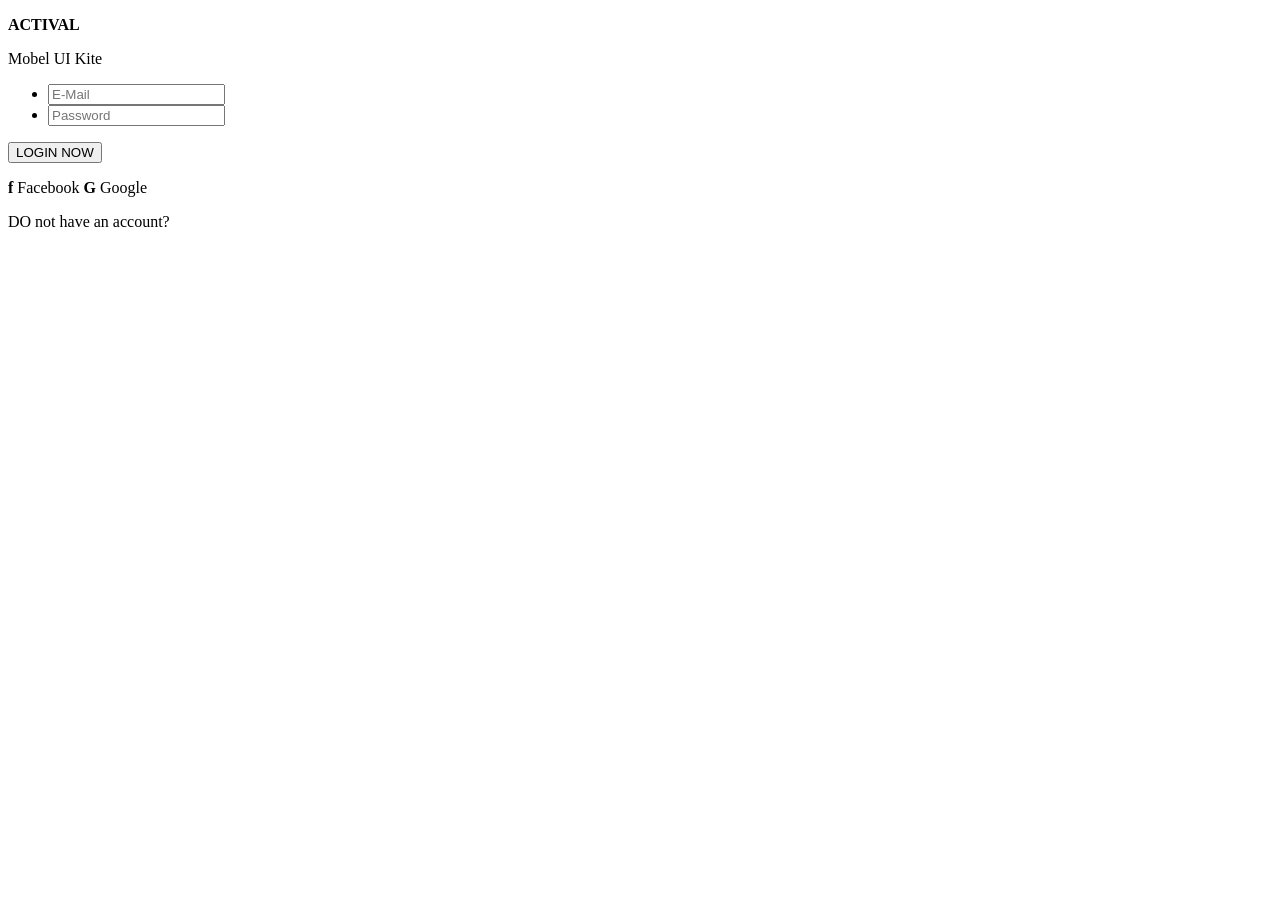
<file: views/login.html>
<!DOCTYPE html>
<html>
<head lang="en">
    <title>张瑞丽作业</title>
    <meta charset="UTF-8">
    <meta name="viewport"
          content="width=device-width, user-scalable=no, initial-scale=1.0, maximum-scale=1.0, minimum-scale=1.0">
    <meta http-equiv="X-UA-Compatible" content="ie=edge">
</head>
<body>
<div class="">
    <ion-view class="login">
        <div class="msg">
            <p>
                <strong>
                    ACTIVAL
                </strong>
            </p>

            <p class="small">
                Mobel UI Kite
            </p>
            <ul>
                <li>
                    <input type="text" placeholder="E-Mail"/>
                </li>
                <li>
                    <input type="text" placeholder="Password"/>
                </li>
            </ul>
        </div>
        <div class="btn">
            <p>
                <!-- 点击按钮进入profile页面 在profile页面里分为四个页面点击脚部的三个li分别为三个页面  点击右上角的icon心形进入scail页面-->
                <button class="button" ui-sref='register'>
                    LOGIN NOW
                </button>
            </p>
            <p>
                <span class="click left">
                   <strong>f</strong>
                    Facebook
                </span><span class="right">
                    <strong>G</strong>
                    Google
                </span>
            </p>
            <p>DO not have an account?</p>
        </div>
    </ion-view>
</div>
</body>
</html>
</file>
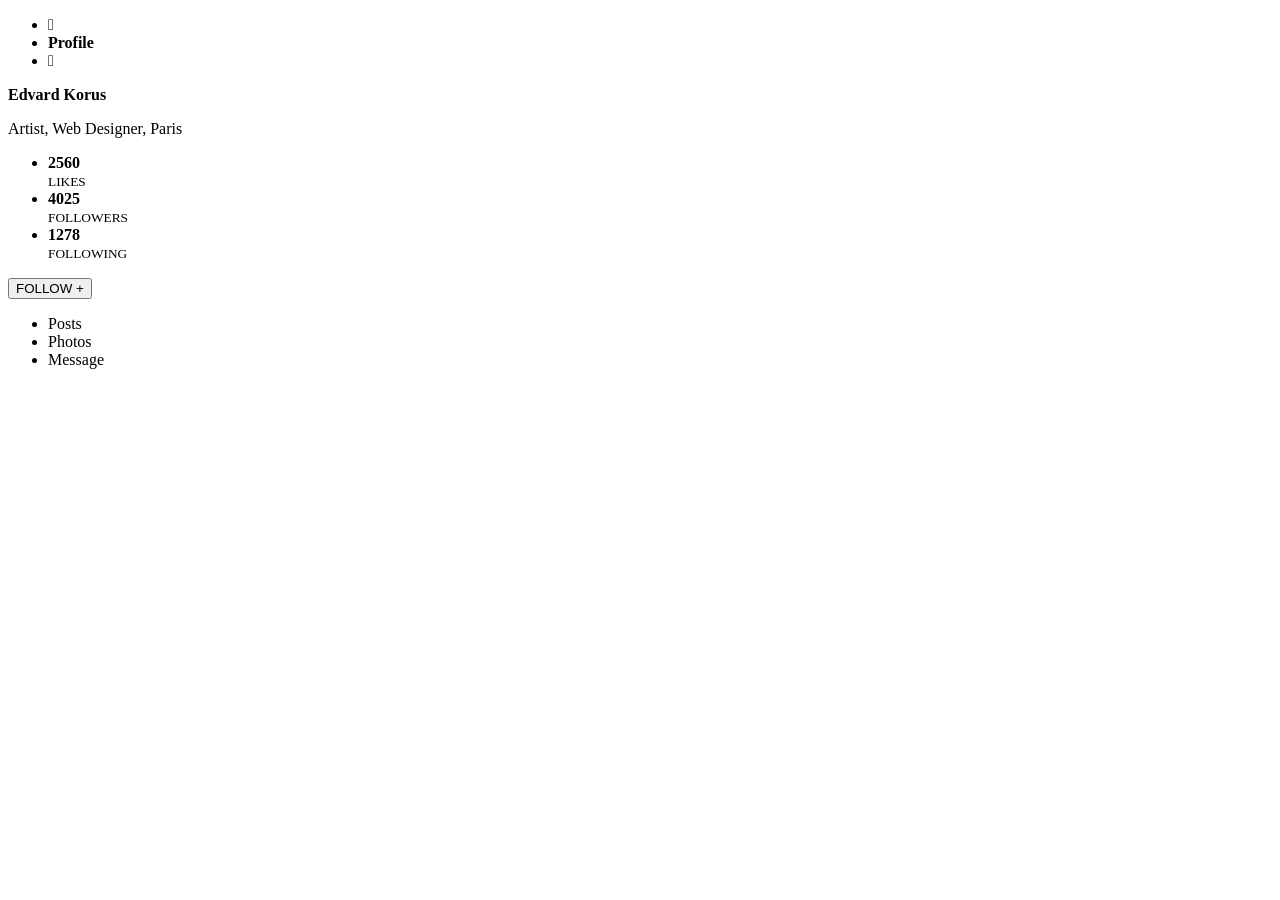
<file: views/msg.html>
<!DOCTYPE html>
<html>
<head lang="en">
    <meta charset="UTF-8">
    <title></title>
    <meta name="viewport"
          content="width=device-width, user-scalable=no, initial-scale=1.0, maximum-scale=1.0, minimum-scale=1.0">
    <meta http-equiv="X-UA-Compatible" content="ie=edge">
</head>
<body>
<!--
1 在profile页面里分为四个页面点击脚部的三个li分别为三个页面  点击右上角的icon心形进入scail页面
2 scail页面中有三个部分 点击任意图片出现遮罩层  点击绿色按钮遮罩层消失   点击右上角的icon时进入分类页面
    在内容介绍时的图片点击会进入信息页面News页面
3 点击follow按钮时进入购物页面，在购物页面分别有三部分
-->
<div>
    <ion-view class="mssage">
        <div class="header">
            <ul>
                <li ui-sref="register">
                    <i class="icon">
                        &#xe697;
                    </i>
                </li>
                <li>
                    <strong>
                        Profile
                    </strong>
                </li>
                <li>
                    <i class="icon" ui-sref="scal">
                        &#xe8e4;
                    </i>
                </li>
            </ul>
        </div>
        <div class="cont">
            <p>
                <strong>
                    Edvard  Korus
                </strong>
            </p>

            <p class="small">
              Artist, Web Designer, Paris
            </p>
            <ul>
                <li>
                   <strong>
                       2560
                   </strong>
                    <br/>
                    <small>
                        LIKES
                    </small>
                </li>
                <li>
                    <strong>
                        4025
                    </strong>
                    <br/>
                    <small>
                        FOLLOWERS
                    </small>
                </li>
                <li>
                    <strong>
                        1278
                    </strong>
                    <br/>
                    <small>
                        FOLLOWING
                    </small>
                </li>
            </ul>
            <p>
                <button class="button" ui-sref="shop">
                   FOLLOW   +
                </button>
            </p>
        </div>
        <div class="footer">
            <ul>
                <li ui-sref='msg'>
                    Posts
                </li>
                <li ui-sref='photo'>
                    Photos
                </li>
                <li ui-sref='info'>
                    Message
                </li>
            </ul>
        </div>
    </ion-view>
</div>
</body>
</html>
</file>
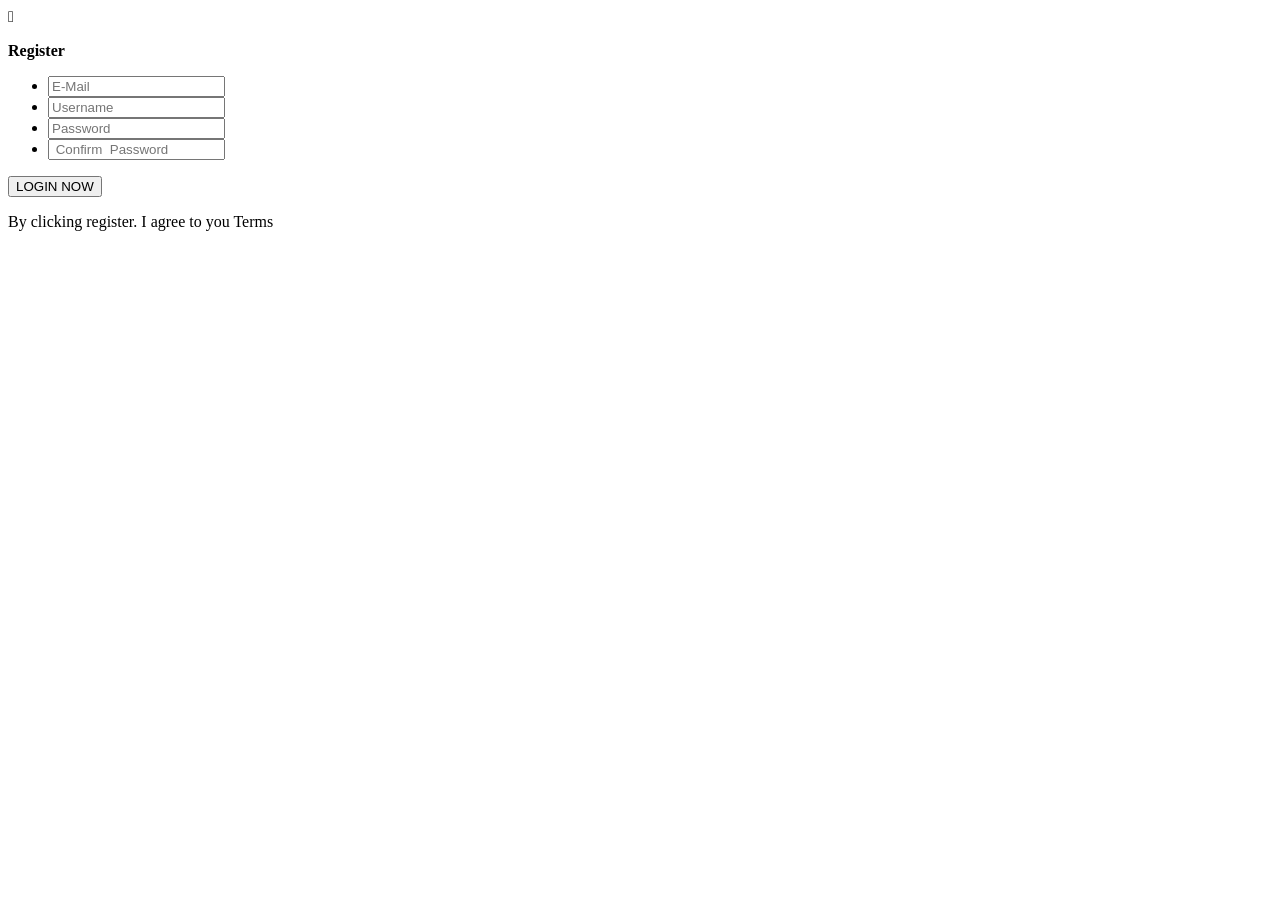
<file: views/register.html>
<!DOCTYPE html>
<html>
<head lang="en">
    <meta charset="UTF-8">
    <meta name="viewport"
          content="width=device-width, user-scalable=no, initial-scale=1.0, maximum-scale=1.0, minimum-scale=1.0">
    <meta http-equiv="X-UA-Compatible" content="ie=edge">
</head>
<body>
<div>
    <ion-view class="register">
        <i class="icon delet" ui-sref="login">
            &#xe69a;
        </i>
        <div class="msg">
            <p>
                <strong>
                   Register
                </strong>
            </p>
            <ul>
                <li>
                    <input type="text" placeholder="E-Mail"/>
                </li>
                <li>
                    <input type="text" placeholder="Username"/>
                </li>
                <li>
                    <input type="text" placeholder="Password"/>
                </li>
                <li>
                    <input type="text" placeholder=" Confirm  Password"/>
                </li>
            </ul>
        </div>
        <div class="btn">
            <p>
                <button class="button" ui-sref='msg'>
                    LOGIN NOW
                </button>
            </p>
            <p>By clicking register. I agree to you Terms</p>
        </div>
    </ion-view>
</div>
</body>
</html>
</file>
<file: fonts/demo.css>
*{margin: 0;padding: 0;list-style: none;}
/*
KISSY CSS Reset
理念：1. reset 的目的不是清除浏览器的默认样式，这仅是部分工作。清除和重置是紧密不可分的。
2. reset 的目的不是让默认样式在所有浏览器下一致，而是减少默认样式有可能带来的问题。
3. reset 期望提供一套普适通用的基础样式。但没有银弹，推荐根据具体需求，裁剪和修改后再使用。
特色：1. 适应中文；2. 基于最新主流浏览器。
维护：玉伯<lifesinger@gmail.com>, 正淳<ragecarrier@gmail.com>
 */

/** 清除内外边距 **/
body, h1, h2, h3, h4, h5, h6, hr, p, blockquote, /* structural elements 结构元素 */
dl, dt, dd, ul, ol, li, /* list elements 列表元素 */
pre, /* text formatting elements 文本格式元素 */
form, fieldset, legend, button, input, textarea, /* form elements 表单元素 */
th, td /* table elements 表格元素 */ {
  margin: 0;
  padding: 0;
}

/** 设置默认字体 **/
body,
button, input, select, textarea /* for ie */ {
  font: 12px/1.5 tahoma, arial, \5b8b\4f53, sans-serif;
}
h1, h2, h3, h4, h5, h6 { font-size: 100%; }
address, cite, dfn, em, var { font-style: normal; } /* 将斜体扶正 */
code, kbd, pre, samp { font-family: courier new, courier, monospace; } /* 统一等宽字体 */
small { font-size: 12px; } /* 小于 12px 的中文很难阅读，让 small 正常化 */

/** 重置列表元素 **/
ul, ol { list-style: none; }

/** 重置文本格式元素 **/
a { text-decoration: none; }
a:hover { text-decoration: underline; }


/** 重置表单元素 **/
legend { color: #000; } /* for ie6 */
fieldset, img { border: 0; } /* img 搭车：让链接里的 img 无边框 */
button, input, select, textarea { font-size: 100%; } /* 使得表单元素在 ie 下能继承字体大小 */
/* 注：optgroup 无法扶正 */

/** 重置表格元素 **/
table { border-collapse: collapse; border-spacing: 0; }

/* 清除浮动 */
.ks-clear:after, .clear:after {
  content: '\20';
  display: block;
  height: 0;
  clear: both;
}
.ks-clear, .clear {
  *zoom: 1;
}

.main {
  padding: 30px 100px;
width: 960px;
margin: 0 auto;
}
.main h1{font-size:36px; color:#333; text-align:left;margin-bottom:30px; border-bottom: 1px solid #eee;}

.helps{margin-top:40px;}
.helps pre{
  padding:20px;
  margin:10px 0;
  border:solid 1px #e7e1cd;
  background-color: #fffdef;
  overflow: auto;
}

.icon_lists{
  width: 100% !important;

}

.icon_lists li{
  float:left;
  width: 100px;
  height:180px;
  text-align: center;
  list-style: none !important;
}
.icon_lists .icon{
  font-size: 42px;
  line-height: 100px;
  margin: 10px 0;
  color:#333;
  -webkit-transition: font-size 0.25s ease-out 0s;
  -moz-transition: font-size 0.25s ease-out 0s;
  transition: font-size 0.25s ease-out 0s;

}
.icon_lists .icon:hover{
  font-size: 100px;
}



.markdown {
  color: #666;
  font-size: 14px;
  line-height: 1.8;
}

.highlight {
  line-height: 1.5;
}

.markdown img {
  vertical-align: middle;
  max-width: 100%;
}

.markdown h1 {
  color: #404040;
  font-weight: 500;
  line-height: 40px;
  margin-bottom: 24px;
}

.markdown h2,
.markdown h3,
.markdown h4,
.markdown h5,
.markdown h6 {
  color: #404040;
  margin: 1.6em 0 0.6em 0;
  font-weight: 500;
  clear: both;
}

.markdown h1 {
  font-size: 28px;
}

.markdown h2 {
  font-size: 22px;
}

.markdown h3 {
  font-size: 16px;
}

.markdown h4 {
  font-size: 14px;
}

.markdown h5 {
  font-size: 12px;
}

.markdown h6 {
  font-size: 12px;
}

.markdown hr {
  height: 1px;
  border: 0;
  background: #e9e9e9;
  margin: 16px 0;
  clear: both;
}

.markdown p,
.markdown pre {
  margin: 1em 0;
}

.markdown > p,
.markdown > blockquote,
.markdown > .highlight,
.markdown > ol,
.markdown > ul {
  width: 80%;
}

.markdown ul > li {
  list-style: circle;
}

.markdown > ul li,
.markdown blockquote ul > li {
  margin-left: 20px;
  padding-left: 4px;
}

.markdown > ul li p,
.markdown > ol li p {
  margin: 0.6em 0;
}

.markdown ol > li {
  list-style: decimal;
}

.markdown > ol li,
.markdown blockquote ol > li {
  margin-left: 20px;
  padding-left: 4px;
}

.markdown code {
  margin: 0 3px;
  padding: 0 5px;
  background: #eee;
  border-radius: 3px;
}

.markdown pre {
  border-radius: 6px;
  background: #f7f7f7;
  padding: 20px;
}

.markdown pre code {
  border: none;
  background: #f7f7f7;
  margin: 0;
}

.markdown strong,
.markdown b {
  font-weight: 600;
}

.markdown > table {
  border-collapse: collapse;
  border-spacing: 0px;
  empty-cells: show;
  border: 1px solid #e9e9e9;
  width: 95%;
  margin-bottom: 24px;
}

.markdown > table th {
  white-space: nowrap;
  color: #333;
  font-weight: 600;

}

.markdown > table th,
.markdown > table td {
  border: 1px solid #e9e9e9;
  padding: 8px 16px;
  text-align: left;
}

.markdown > table th {
  background: #F7F7F7;
}

.markdown blockquote {
  font-size: 90%;
  color: #999;
  border-left: 4px solid #e9e9e9;
  padding-left: 0.8em;
  margin: 1em 0;
  font-style: italic;
}

.markdown blockquote p {
  margin: 0;
}

.markdown .anchor {
  opacity: 0;
  transition: opacity 0.3s ease;
  margin-left: 8px;
}

.markdown .waiting {
  color: #ccc;
}

.markdown h1:hover .anchor,
.markdown h2:hover .anchor,
.markdown h3:hover .anchor,
.markdown h4:hover .anchor,
.markdown h5:hover .anchor,
.markdown h6:hover .anchor {
  opacity: 1;
  display: inline-block;
}

.markdown > br,
.markdown > p > br {
  clear: both;
}


.hljs {
  display: block;
  background: white;
  padding: 0.5em;
  color: #333333;
  overflow-x: auto;
}

.hljs-comment,
.hljs-meta {
  color: #969896;
}

.hljs-string,
.hljs-variable,
.hljs-template-variable,
.hljs-strong,
.hljs-emphasis,
.hljs-quote {
  color: #df5000;
}

.hljs-keyword,
.hljs-selector-tag,
.hljs-type {
  color: #a71d5d;
}

.hljs-literal,
.hljs-symbol,
.hljs-bullet,
.hljs-attribute {
  color: #0086b3;
}

.hljs-section,
.hljs-name {
  color: #63a35c;
}

.hljs-tag {
  color: #333333;
}

.hljs-title,
.hljs-attr,
.hljs-selector-id,
.hljs-selector-class,
.hljs-selector-attr,
.hljs-selector-pseudo {
  color: #795da3;
}

.hljs-addition {
  color: #55a532;
  background-color: #eaffea;
}

.hljs-deletion {
  color: #bd2c00;
  background-color: #ffecec;
}

.hljs-link {
  text-decoration: underline;
}

pre{
  background: #fff;
}
</file>
<file: fonts/iconfont.css>
@font-face {font-family: "iconfont";
  src: url('iconfont.eot?t=1480985551024'); /* IE9*/
  src: url('iconfont.eot?t=1480985551024#iefix') format('embedded-opentype'), /* IE6-IE8 */
  url('iconfont.woff?t=1480985551024') format('woff'), /* chrome, firefox */
  url('iconfont.ttf?t=1480985551024') format('truetype'), /* chrome, firefox, opera, Safari, Android, iOS 4.2+*/
  url('iconfont.svg?t=1480985551024#iconfont') format('svg'); /* iOS 4.1- */
}

.iconfont {
  font-family:"iconfont" !important;
  font-size:16px;
  font-style:normal;
  -webkit-font-smoothing: antialiased;
  -webkit-text-stroke-width: 0.2px;
  -moz-osx-font-smoothing: grayscale;
}

.icon-all:before { content: "\e696"; }

.icon-back:before { content: "\e697"; }

.icon-cart:before { content: "\e698"; }

.icon-category:before { content: "\e699"; }

.icon-close:before { content: "\e69a"; }

.icon-comments:before { content: "\e69b"; }

.icon-cry:before { content: "\e69c"; }

.icon-delete:before { content: "\e69d"; }

.icon-edit:before { content: "\e69e"; }

.icon-email:before { content: "\e69f"; }

.icon-favorite:before { content: "\e6a0"; }

.icon-folder:before { content: "\e6a1"; }

.icon-form:before { content: "\e6a2"; }

.icon-help:before { content: "\e6a3"; }

.icon-information:before { content: "\e6a4"; }

.icon-less:before { content: "\e6a5"; }

.icon-moreunfold:before { content: "\e6a6"; }

.icon-more:before { content: "\e6a7"; }

.icon-pic:before { content: "\e6a8"; }

.icon-qrcode:before { content: "\e6a9"; }

.icon-refresh:before { content: "\e6aa"; }

.icon-rfq:before { content: "\e6ab"; }

.icon-search:before { content: "\e6ac"; }

.icon-selected:before { content: "\e6ad"; }

.icon-set:before { content: "\e6ae"; }

.icon-smile:before { content: "\e6af"; }

.icon-success:before { content: "\e6b1"; }

.icon-survey:before { content: "\e6b2"; }

.icon-training:before { content: "\e6b3"; }

.icon-viewgallery:before { content: "\e6b4"; }

.icon-viewlist:before { content: "\e6b5"; }

.icon-warning:before { content: "\e6b6"; }

.icon-wrong:before { content: "\e6b7"; }

.icon-account:before { content: "\e6b8"; }

.icon-add:before { content: "\e6b9"; }

.icon-atm:before { content: "\e6ba"; }

.icon-lab:before { content: "\e8d2"; }

.icon-like:before { content: "\e8d3"; }

.icon-location:before { content: "\e8d4"; }

.icon-banknote:before { content: "\e8d5"; }

.icon-bubble:before { content: "\e8d6"; }

.icon-bulb:before { content: "\e8d7"; }

.icon-calendar:before { content: "\e8d8"; }

.icon-camera:before { content: "\e8d9"; }

.icon-clip:before { content: "\e8da"; }

.icon-clock:before { content: "\e8db"; }

.icon-cloud:before { content: "\e8dc"; }

.icon-cup:before { content: "\e8dd"; }

.icon-data:before { content: "\e8de"; }

.icon-diamond:before { content: "\e8df"; }

.icon-display:before { content: "\e8e0"; }

.icon-eye:before { content: "\e8e1"; }

.icon-fire:before { content: "\e8e2"; }

.icon-food:before { content: "\e8e3"; }

.icon-heart:before { content: "\e8e4"; }

.icon-key:before { content: "\e8e5"; }

.icon-shop:before { content: "\e8e6"; }

.icon-sound:before { content: "\e8e7"; }

.icon-stack:before { content: "\e8e8"; }

.icon-star:before { content: "\e8e9"; }

.icon-study:before { content: "\e8ea"; }

.icon-tag:before { content: "\e8eb"; }

.icon-trash:before { content: "\e8ec"; }

.icon-lock:before { content: "\e8ed"; }

.icon-mail:before { content: "\e8ee"; }

.icon-megaphone:before { content: "\e8ef"; }

.icon-music:before { content: "\e8f0"; }

.icon-news:before { content: "\e8f1"; }

.icon-note:before { content: "\e8f2"; }

.icon-paperplane:before { content: "\e8f3"; }

.icon-params:before { content: "\e8f4"; }

.icon-pen:before { content: "\e8f5"; }

.icon-phone:before { content: "\e8f6"; }

.icon-photo:before { content: "\e8f7"; }

.icon-search1:before { content: "\e8f8"; }

.icon-settings:before { content: "\e8f9"; }

.icon-vynil:before { content: "\e8fa"; }

.icon-wallet:before { content: "\e8fb"; }

.icon-world:before { content: "\e8fc"; }

.icon-truck:before { content: "\e8fd"; }

.icon-tshirt:before { content: "\e8fe"; }

.icon-tv:before { content: "\e8ff"; }

.icon-user:before { content: "\e900"; }

.icon-video:before { content: "\e901"; }

.icon-conduc:before { content: "\e902"; }

.icon-dynamic:before { content: "\e903"; }

.icon-exit:before { content: "\e904"; }

.icon-fire1:before { content: "\e905"; }

.icon-investment:before { content: "\e906"; }

.icon-report:before { content: "\e907"; }

.icon-security:before { content: "\e908"; }

.icon-shield:before { content: "\e909"; }

.icon-time:before { content: "\e90a"; }

.icon-bank:before { content: "\e90b"; }

.icon-password:before { content: "\e90c"; }

.icon-refresh1:before { content: "\e90d"; }

.icon-user1:before { content: "\e90e"; }

.icon-mailui:before { content: "\e90f"; }

.icon-phone1:before { content: "\e910"; }

.icon-touzichanpin:before { content: "\e911"; }

.icon-tuiguang:before { content: "\e912"; }

.icon-user2:before { content: "\e913"; }

.icon-xinyongka:before { content: "\e914"; }

.icon-zijinjilu:before { content: "\e915"; }

.icon-chongzhi:before { content: "\e916"; }

.icon-chuxu:before { content: "\e917"; }

.icon-gonggao:before { content: "\e918"; }

.icon-key1:before { content: "\e919"; }

.icon-money:before { content: "\e91a"; }

.icon-money2:before { content: "\e91b"; }

.icon-clock1:before { content: "\e6bb"; }

.icon-remind:before { content: "\e6bc"; }

.icon-daishoulixi:before { content: "\e91d"; }

.icon-daishou:before { content: "\e91e"; }

.icon-bottom:before { content: "\e91f"; }

.icon-bottom1:before { content: "\e920"; }

.icon-fenzhi:before { content: "\e921"; }

.icon-gongsijianjie:before { content: "\e922"; }

.icon-guanli:before { content: "\e923"; }

.icon-hezuo:before { content: "\e924"; }

.icon-jiaruwomen:before { content: "\e925"; }

.icon-lianxiwomen:before { content: "\e926"; }

.icon-licheng:before { content: "\e927"; }

.icon-wangzhangonggao:before { content: "\e928"; }

.icon-zizhi:before { content: "\e929"; }

.icon-zuixindongtai:before { content: "\e92a"; }

.icon-shoujirenzheng:before { content: "\e92b"; }

.icon-wancheng:before { content: "\e92c"; }

.icon-bangdingyinxingqia:before { content: "\e92d"; }

.icon-renzhengyouxiang:before { content: "\e92e"; }

.icon-shezhijiaoyimima:before { content: "\e92f"; }

.icon-calendar1:before { content: "\e6bf"; }

.icon-pointer:before { content: "\e934"; }

.icon-pointerbig:before { content: "\e935"; }

.icon-pointerbig1:before { content: "\e936"; }

.icon-attachment:before { content: "\e6c0"; }

.icon-3column:before { content: "\e6c3"; }

.icon-4column:before { content: "\e6c4"; }

.icon-backicon1:before { content: "\e937"; }

.icon-edit1:before { content: "\e938"; }

.icon-address:before { content: "\e939"; }

.icon-tel:before { content: "\e93a"; }

.icon-list:before { content: "\e93b"; }

.icon-msg:before { content: "\e93c"; }

.icon-more1:before { content: "\e93d"; }

.icon-zichan:before { content: "\e93e"; }

.icon-card:before { content: "\e93f"; }

.icon-discount:before { content: "\e6c5"; }

.icon-service:before { content: "\e6c7"; }

.icon-print:before { content: "\e6c9"; }

.icon-box:before { content: "\e6cb"; }

.icon-process:before { content: "\e6ce"; }

.icon-bags:before { content: "\e6d1"; }

.icon-beauty:before { content: "\e6d2"; }

.icon-electrical:before { content: "\e6d4"; }

.icon-home:before { content: "\e6d7"; }

.icon-electronics:before { content: "\e6da"; }

.icon-gifts:before { content: "\e6db"; }

.icon-apparel:before { content: "\e6dc"; }

.icon-lights:before { content: "\e6de"; }

.icon-sports:before { content: "\e6e0"; }

.icon-toys:before { content: "\e6e1"; }

.icon-auto:before { content: "\e6e3"; }

.icon-jewelry:before { content: "\e6e4"; }

.icon-xingzhuang3kaobei:before { content: "\e942"; }

.icon-trade-assurance:before { content: "\e6e5"; }

.icon-browse:before { content: "\e6e6"; }

.icon-rfqqm:before { content: "\e6e7"; }

.icon-rfqquantity:before { content: "\e6e8"; }

.icon-atmaway:before { content: "\e6e9"; }

.icon-rfq1:before { content: "\e6eb"; }

.icon-scanning:before { content: "\e6ec"; }

.icon-sum:before { content: "\e947"; }

.icon-shape2:before { content: "\e949"; }

.icon-compare:before { content: "\e6ee"; }

.icon-filter:before { content: "\e6f1"; }

.icon-pin:before { content: "\e6f2"; }

.icon-history:before { content: "\e6f3"; }

.icon-productfeatures:before { content: "\e6f4"; }

.icon-supplierfeatures:before { content: "\e6f5"; }

.icon-similarproduct:before { content: "\e6f6"; }

.icon-message:before { content: "\e957"; }

.icon-phone2:before { content: "\e959"; }

.icon-notfound:before { content: "\e95a"; }

.icon-link:before { content: "\e6f7"; }

.icon-cut:before { content: "\e6f8"; }

.icon-table:before { content: "\e6f9"; }

.icon-navlist:before { content: "\e6fa"; }

.icon-imagetext:before { content: "\e6fb"; }

.icon-text:before { content: "\e6fc"; }

.icon-move:before { content: "\e6fd"; }

.icon-subtract:before { content: "\e6fe"; }

.icon-dollar:before { content: "\e702"; }

.icon-msgsystem:before { content: "\e95c"; }

.icon-affirm:before { content: "\e95d"; }

.icon-made:before { content: "\e95f"; }

.icon-measure:before { content: "\e960"; }

.icon-install:before { content: "\e961"; }

.icon-nofound:before { content: "\e962"; }

.icon-suicunsuiqu:before { content: "\e969"; }

.icon-lixifuji:before { content: "\e96a"; }

.icon-disanfangdanbao:before { content: "\e96f"; }

.icon-youhuobaopiaoju:before { content: "\e973"; }

.icon-37tian:before { content: "\e974"; }

.icon-raw:before { content: "\e704"; }

.icon-office:before { content: "\e705"; }

.icon-agriculture:before { content: "\e707"; }

.icon-machinery:before { content: "\e709"; }

.icon-assessedbadge:before { content: "\e70a"; }

.icon-gerenzhongxin:before { content: "\e70b"; }

.icon-jifen:before { content: "\e70c"; }

.icon-renwuguanli:before { content: "\e70d"; }

.icon-operation:before { content: "\e70e"; }

.icon-dog:before { content: "\e976"; }

.icon-remind1:before { content: "\e713"; }

.icon-icondownload:before { content: "\e714"; }

.icon-map:before { content: "\e715"; }

.icon-bad:before { content: "\e716"; }

.icon-good:before { content: "\e717"; }

.icon-skip:before { content: "\e718"; }

.icon-iconfontplay2:before { content: "\e719"; }

.icon-iconfontstop:before { content: "\e71a"; }

.icon-compass:before { content: "\e71b"; }

.icon-security1:before { content: "\e71c"; }

.icon-share:before { content: "\e71d"; }

.icon-store:before { content: "\e722"; }

.icon-manageorder:before { content: "\e723"; }

.icon-rejectedorder:before { content: "\e724"; }

.icon-phone3:before { content: "\e725"; }

.icon-bussinessman:before { content: "\e726"; }

.icon-shoes:before { content: "\e728"; }

.icon-mobilephone:before { content: "\e72a"; }

.icon-emailfilling:before { content: "\e72d"; }

.icon-favoritesfilling:before { content: "\e730"; }

.icon-accountfilling:before { content: "\e732"; }

.icon-creditlevel:before { content: "\e735"; }

.icon-creditlevelfilling:before { content: "\e736"; }

.icon-card012:before { content: "\e737"; }

.icon-exl:before { content: "\e73f"; }

.icon-pdf:before { content: "\e740"; }

.icon-zip:before { content: "\e741"; }

.icon-sorting:before { content: "\e743"; }

.icon-copy:before { content: "\e744"; }

.icon-save:before { content: "\e747"; }

.icon-inquirytemplate:before { content: "\e749"; }

.icon-templatedefault:before { content: "\e74a"; }

.icon-shouye:before { content: "\e611"; }

.icon-shouye1:before { content: "\e612"; }

.icon-shouye2:before { content: "\e613"; }

.icon-shouye3:before { content: "\e614"; }

.icon-shouye4:before { content: "\e615"; }

.icon-shouye5:before { content: "\e616"; }

.icon-shouye6:before { content: "\e617"; }

.icon-shouye7:before { content: "\e618"; }

.icon-shouye8:before { content: "\e619"; }

.icon-shouye9:before { content: "\e61a"; }

.icon-shouye10:before { content: "\e61b"; }

.icon-shouye11:before { content: "\e61c"; }

.icon-shouye12:before { content: "\e61d"; }

.icon-shouye13:before { content: "\e61e"; }

.icon-shouye14:before { content: "\e61f"; }

.icon-shouye15:before { content: "\e620"; }

.icon-shouye16:before { content: "\e621"; }

.icon-shouye17:before { content: "\e622"; }

.icon-shouye18:before { content: "\e624"; }

.icon-shouye19:before { content: "\e625"; }

.icon-shouye20:before { content: "\e626"; }

.icon-shouye21:before { content: "\e627"; }

.icon-shouye22:before { content: "\e628"; }

.icon-shouye23:before { content: "\e629"; }

.icon-shouye24:before { content: "\e62a"; }

.icon-shouye25:before { content: "\e62b"; }

.icon-shouye26:before { content: "\e62c"; }

.icon-shouye27:before { content: "\e62d"; }

.icon-shouye28:before { content: "\e62e"; }

.icon-shouye29:before { content: "\e62f"; }

.icon-shouye30:before { content: "\e630"; }

.icon-shouye31:before { content: "\e632"; }

.icon-shouye32:before { content: "\e633"; }

.icon-shouye33:before { content: "\e634"; }

.icon-shouye34:before { content: "\e635"; }

.icon-shouye35:before { content: "\e636"; }

.icon-shouye36:before { content: "\e637"; }

.icon-shouye37:before { content: "\e638"; }

.icon-shouye38:before { content: "\e639"; }

.icon-shouye39:before { content: "\e63a"; }

.icon-shouye40:before { content: "\e63c"; }

.icon-shouye41:before { content: "\e63e"; }

.icon-shouye42:before { content: "\e63f"; }

.icon-shouye43:before { content: "\e640"; }

.icon-shouye44:before { content: "\e641"; }

.icon-shouye45:before { content: "\e642"; }

.icon-shouye46:before { content: "\e643"; }

.icon-shouye47:before { content: "\e644"; }

.icon-shouye48:before { content: "\e647"; }

.icon-icon:before { content: "\e64f"; }

.icon-icon1:before { content: "\e650"; }

.icon-icon2:before { content: "\e651"; }

.icon-icon3:before { content: "\e652"; }

.icon-icon4:before { content: "\e654"; }

.icon-icon5:before { content: "\e657"; }

.icon-icon6:before { content: "\e658"; }

.icon-icon7:before { content: "\e659"; }

.icon-icon8:before { content: "\e65b"; }

.icon-icon9:before { content: "\e65d"; }

.icon-icon10:before { content: "\e65f"; }

.icon-icon11:before { content: "\e661"; }

.icon-icon12:before { content: "\e662"; }

.icon-icon13:before { content: "\e663"; }

.icon-icon14:before { content: "\e665"; }

.icon-icon15:before { content: "\e666"; }

.icon-icon16:before { content: "\e668"; }

.icon-icon17:before { content: "\e66a"; }

.icon-icon18:before { content: "\e66c"; }

.icon-icon19:before { content: "\e66d"; }

.icon-icon20:before { content: "\e66e"; }

.icon-2:before { content: "\e680"; }

.icon-icon21:before { content: "\e683"; }

.icon-icon22:before { content: "\e684"; }

.icon-icon23:before { content: "\e685"; }

.icon-icon24:before { content: "\e686"; }

.icon-libra:before { content: "\e74c"; }

.icon-icon25:before { content: "\e68b"; }

.icon-icon26:before { content: "\e68d"; }

.icon-survey1:before { content: "\e74e"; }

.icon-ship:before { content: "\e74f"; }

.icon-icon27:before { content: "\e68e"; }

.icon-icon28:before { content: "\e690"; }

.icon-icon29:before { content: "\e691"; }

.icon-icon30:before { content: "\e692"; }

.icon-icon31:before { content: "\e693"; }

.icon-icon32:before { content: "\e694"; }

.icon-bussinesscard:before { content: "\e753"; }

.icon-hot:before { content: "\e756"; }

.icon-icon33:before { content: "\e6b0"; }

.icon-icon34:before { content: "\e6bd"; }

.icon-icon35:before { content: "\e6be"; }

.icon-icon36:before { content: "\e6c1"; }

.icon-icon37:before { content: "\e6c2"; }

.icon-data1:before { content: "\e757"; }

.icon-trade:before { content: "\e758"; }

.icon-onepage48:before { content: "\e75a"; }

.icon-duoseqiu:before { content: "\e784"; }

.icon-feihang:before { content: "\e785"; }

.icon-diqiu:before { content: "\e786"; }

.icon-feichuan:before { content: "\e787"; }

.icon-feihangqiu:before { content: "\e788"; }

.icon-hengqiu:before { content: "\e789"; }

.icon-huojian2:before { content: "\e78a"; }

.icon-huojian:before { content: "\e78b"; }

.icon-lanqiu:before { content: "\e78c"; }

.icon-qiu:before { content: "\e78d"; }

.icon-qiugan:before { content: "\e78e"; }

.icon-waixingren:before { content: "\e78f"; }

.icon-raohang:before { content: "\e790"; }

.icon-taikong:before { content: "\e791"; }

.icon-sanqiu:before { content: "\e792"; }

.icon-wangyuanjing:before { content: "\e793"; }

.icon-xingqiu:before { content: "\e794"; }

.icon-xinggui:before { content: "\e795"; }

.icon-xinghe:before { content: "\e796"; }

.icon-xingxi:before { content: "\e797"; }

.icon-yuhangyuan2:before { content: "\e798"; }

.icon-xingyue:before { content: "\e799"; }

.icon-yueqiu:before { content: "\e79a"; }

.icon-yuhangyuan:before { content: "\e79b"; }

.icon-dangandai:before { content: "\e79c"; }

.icon-erji:before { content: "\e79d"; }

.icon-dangan:before { content: "\e79e"; }

.icon-hongben:before { content: "\e79f"; }

.icon-biaoqian:before { content: "\e7a0"; }

.icon-gongwenbao:before { content: "\e7a1"; }

.icon-kafei:before { content: "\e7a2"; }

.icon-duorou:before { content: "\e7a3"; }

.icon-lanben:before { content: "\e7a4"; }

.icon-jisuanqi:before { content: "\e7a5"; }

.icon-heiban:before { content: "\e7a6"; }

.icon-rili:before { content: "\e7a7"; }

.icon-shubiao:before { content: "\e7a8"; }

.icon-shizhong:before { content: "\e7a9"; }

.icon-jianpan:before { content: "\e7aa"; }

.icon-mingpai:before { content: "\e7ab"; }

.icon-shuweiban:before { content: "\e7ac"; }

.icon-wenjianjia:before { content: "\e7ad"; }

.icon-wenjian:before { content: "\e7ae"; }

.icon-xiaoyu:before { content: "\e7af"; }

.icon-baogao:before { content: "\e7b0"; }

.icon-bianqian:before { content: "\e7b1"; }

.icon-chuandan:before { content: "\e7b2"; }

.icon-benzi:before { content: "\e7b3"; }

.icon-biaochi:before { content: "\e7b4"; }

.icon-dayinji:before { content: "\e7b5"; }

.icon-gongpai:before { content: "\e7b6"; }

.icon-gongzuozheng:before { content: "\e7b7"; }

.icon-gongwenbao1:before { content: "\e7b8"; }

.icon-gongwen:before { content: "\e7b9"; }

.icon-guangdie:before { content: "\e7ba"; }

.icon-jia:before { content: "\e7bb"; }

.icon-kafei1:before { content: "\e7bc"; }

.icon-gouxuan:before { content: "\e7bd"; }

.icon-qianbi:before { content: "\e7be"; }

.icon-neiye:before { content: "\e7bf"; }

.icon-shipin:before { content: "\e7c0"; }

.icon-shouji:before { content: "\e7c1"; }

.icon-shangchuan:before { content: "\e7c2"; }

.icon-shubiao1:before { content: "\e7c3"; }

.icon-shuben:before { content: "\e7c4"; }

.icon-jisuanji:before { content: "\e7c5"; }

.icon-wendang:before { content: "\e7c6"; }

.icon-qianbao:before { content: "\e7c7"; }

.icon-tupian:before { content: "\e7c8"; }

.icon-tianqi:before { content: "\e7c9"; }

.icon-wenjian1:before { content: "\e7ca"; }

.icon-xiangji:before { content: "\e7cb"; }

.icon-wenjianjia1:before { content: "\e7cc"; }

.icon-xiezuo:before { content: "\e7cd"; }

.icon-bangbangtang:before { content: "\e7ce"; }

.icon-baixiangguo:before { content: "\e7cf"; }

.icon-baoxincai:before { content: "\e7d0"; }

.icon-boluo:before { content: "\e7d1"; }

.icon-hebaodan:before { content: "\e7d2"; }

.icon-caomei:before { content: "\e7d3"; }

.icon-chengzi:before { content: "\e7d4"; }

.icon-kafei2:before { content: "\e7d5"; }

.icon-hongpingguo:before { content: "\e7d6"; }

.icon-huolongguo:before { content: "\e7d7"; }

.icon-ningmeng:before { content: "\e7d8"; }

.icon-mihoutao:before { content: "\e7d9"; }

.icon-niuyouguo:before { content: "\e7da"; }

.icon-shanzhu:before { content: "\e7db"; }

.icon-putao:before { content: "\e7dc"; }

.icon-qingpingguo:before { content: "\e7dd"; }

.icon-pisa:before { content: "\e7de"; }

.icon-yezhi:before { content: "\e7df"; }

.icon-tiantianquan:before { content: "\e7e0"; }

.icon-xigua:before { content: "\e7e1"; }

.icon-yangcong:before { content: "\e7e2"; }

.icon-yutou:before { content: "\e7e3"; }

.icon-xihongshi:before { content: "\e7e4"; }

.icon-icon38:before { content: "\e6c6"; }

.icon-cat:before { content: "\e7e5"; }

.icon-dog1:before { content: "\e7e6"; }

.icon-girl:before { content: "\e7e7"; }

.icon-house:before { content: "\e7e8"; }

.icon-sea:before { content: "\e7e9"; }

.icon-tree:before { content: "\e7ea"; }

.icon-Baggage:before { content: "\e7eb"; }

.icon-man:before { content: "\e7ec"; }

.icon-play:before { content: "\e7ed"; }

.icon-book:before { content: "\e7ee"; }

.icon-coffee:before { content: "\e7ef"; }

.icon-rubbish:before { content: "\e7f0"; }

.icon-photo1:before { content: "\e7f1"; }

.icon-cold:before { content: "\e7f2"; }

.icon-xiangji1:before { content: "\e7f3"; }

.icon-diqiuyi:before { content: "\e7f4"; }

.icon-jiushengquan:before { content: "\e7f5"; }

.icon-shanmai:before { content: "\e7f6"; }

.icon-chufang:before { content: "\e7f7"; }

.icon-zhiwu:before { content: "\e7f8"; }

.icon-icon39:before { content: "\e6c8"; }

.icon-atom:before { content: "\e608"; }

.icon-beaker-atom:before { content: "\e609"; }

.icon-checkboard-graph:before { content: "\e60a"; }

.icon-cruelty-free-lab:before { content: "\e60b"; }

.icon-cube-molecule:before { content: "\e60c"; }

.icon-dna:before { content: "\e60d"; }

.icon-genetics:before { content: "\e60e"; }

.icon-glasses:before { content: "\e60f"; }

.icon-globe:before { content: "\e610"; }

.icon-head-brains:before { content: "\e623"; }

.icon-head-cross:before { content: "\e631"; }

.icon-lab-flask-leaf:before { content: "\e63b"; }

.icon-lab-tube-leaves:before { content: "\e63d"; }

.icon-magnet:before { content: "\e645"; }

.icon-magnifier-bacteria:before { content: "\e646"; }

.icon-microscope:before { content: "\e648"; }

.icon-molecules:before { content: "\e649"; }

.icon-moon:before { content: "\e64a"; }

.icon-moon-2:before { content: "\e64b"; }

.icon-Newtons-cradle:before { content: "\e64c"; }

.icon-nuclear-symbol:before { content: "\e64d"; }

.icon-protective-gloves:before { content: "\e64e"; }

.icon-rocket:before { content: "\e653"; }

.icon-satellite:before { content: "\e655"; }

.icon-syringe-2:before { content: "\e656"; }

.icon-syringe:before { content: "\e65a"; }

.icon-telescope:before { content: "\e65c"; }

.icon-testing-mouse:before { content: "\e65e"; }

.icon-test-lab-tubes:before { content: "\e660"; }

.icon-erji1:before { content: "\e664"; }

.icon-gangqing_up:before { content: "\e667"; }

.icon-cidai_up:before { content: "\e669"; }

.icon-yiyuan:before { content: "\e66b"; }

.icon-yu:before { content: "\e66f"; }

.icon-yifu:before { content: "\e670"; }

.icon-yao:before { content: "\e671"; }

.icon-yao-2:before { content: "\e672"; }

.icon-baozhi:before { content: "\e673"; }

.icon-chongwu:before { content: "\e674"; }

.icon-dianying:before { content: "\e675"; }

.icon-gouwu-2:before { content: "\e676"; }

.icon-gouwu:before { content: "\e677"; }

.icon-dianshitai:before { content: "\e678"; }

.icon-jiandao:before { content: "\e679"; }

.icon-kouhong:before { content: "\e67a"; }

.icon-jianshen:before { content: "\e67b"; }

.icon-qiandai:before { content: "\e67c"; }

.icon-shoubing:before { content: "\e67d"; }

.icon-shubiao2:before { content: "\e67e"; }

.icon-tushu:before { content: "\e67f"; }

.icon-weixiu:before { content: "\e681"; }

.icon-xiyi:before { content: "\e682"; }

.icon-maikefeng:before { content: "\e687"; }

.icon-hongjiu:before { content: "\e688"; }

.icon-chushi:before { content: "\e689"; }

.icon-dangao:before { content: "\e68a"; }

.icon-hanbao:before { content: "\e68c"; }

.icon-huoguo:before { content: "\e68f"; }

.icon-kafei3:before { content: "\e695"; }

.icon-mianguan:before { content: "\e6ca"; }

.icon-jiweijiu:before { content: "\e6cc"; }

.icon-lizhi:before { content: "\e6cd"; }

.icon-kaochuan:before { content: "\e6cf"; }

.icon-pisa1:before { content: "\e6d0"; }

.icon-xican:before { content: "\e6d3"; }

.icon-tianpin:before { content: "\e6d5"; }

.icon-pijiu:before { content: "\e6d6"; }

.icon-zhongcan:before { content: "\e6d8"; }

.icon-shuiguo:before { content: "\e6d9"; }

.icon-bingbang:before { content: "\e6dd"; }

.icon-yinliao:before { content: "\e6df"; }

.icon-bingqilin:before { content: "\e6e2"; }

.icon-cha:before { content: "\e6ea"; }

.icon-bangong:before { content: "\e6ed"; }

.icon-dalei:before { content: "\e6ef"; }

.icon-deshi:before { content: "\e6f0"; }

.icon-dayi:before { content: "\e6ff"; }

.icon-danche:before { content: "\e700"; }

.icon-buhang:before { content: "\e701"; }

.icon-feiji:before { content: "\e703"; }

.icon-huoche:before { content: "\e706"; }

.icon-duanxiu:before { content: "\e708"; }

.icon-lunchuan:before { content: "\e70f"; }

.icon-fengsvg:before { content: "\e710"; }

.icon-maozi:before { content: "\e711"; }

.icon-huiyi:before { content: "\e712"; }

.icon-qichuang:before { content: "\e71e"; }

.icon-motuo:before { content: "\e71f"; }

.icon-qingtian:before { content: "\e720"; }

.icon-shuaya:before { content: "\e721"; }

.icon-wendu:before { content: "\e727"; }

.icon-shuijue:before { content: "\e729"; }

.icon-tounaofengbao:before { content: "\e72b"; }

.icon-xie:before { content: "\e72c"; }

.icon-yejian:before { content: "\e72e"; }

.icon-weiyi:before { content: "\e72f"; }

.icon-yutian:before { content: "\e731"; }

.icon-xue:before { content: "\e733"; }

.icon-yuehui:before { content: "\e734"; }

.icon-changxiu:before { content: "\e738"; }

.icon-zuqiu-2:before { content: "\e739"; }

.icon-zuqiu:before { content: "\e73a"; }

.icon-zhuibo:before { content: "\e73b"; }

.icon-zhanku:before { content: "\e73c"; }

.icon-zhu:before { content: "\e73d"; }

.icon-zhadan:before { content: "\e73e"; }

.icon-yumaoqiu:before { content: "\e742"; }

.icon-shenfenzheng:before { content: "\e745"; }

.icon-qiqiu:before { content: "\e746"; }

.icon-wangqiu:before { content: "\e748"; }

.icon-pingpangqiu:before { content: "\e74b"; }

.icon-meiguihua:before { content: "\e74d"; }

.icon-lanqiu1:before { content: "\e750"; }

.icon-liwu:before { content: "\e751"; }

.icon-dian:before { content: "\e752"; }

.icon-jinbi:before { content: "\e754"; }

.icon-chuizi:before { content: "\e755"; }

.icon-dao:before { content: "\e759"; }

.icon-jianpan1:before { content: "\e75b"; }

.icon-baolingqiu-2:before { content: "\e75c"; }

.icon-UIzhongguo:before { content: "\e75d"; }

.icon-baolingqiu:before { content: "\e75e"; }

.icon-behance:before { content: "\e75f"; }

.icon-DJ:before { content: "\e760"; }

.icon-baoguo:before { content: "\e761"; }

.icon-yuechi:before { content: "\e762"; }

.icon-yinlehe:before { content: "\e763"; }

.icon-changpian_player:before { content: "\e764"; }

.icon-changpian-1:before { content: "\e765"; }

.icon-laba:before { content: "\e766"; }

.icon-erji2:before { content: "\e767"; }

.icon-player:before { content: "\e768"; }

.icon-jita:before { content: "\e769"; }

.icon-erjichatou:before { content: "\e76a"; }

.icon-yixiang:before { content: "\e76b"; }

.icon-yinfu:before { content: "\e76c"; }

.icon-maike:before { content: "\e76d"; }

.icon-dianshitai1:before { content: "\e76e"; }

.icon-baozhi1:before { content: "\e76f"; }

.icon-gouwu-21:before { content: "\e770"; }

.icon-chongwu1:before { content: "\e771"; }

.icon-kouhong1:before { content: "\e772"; }

.icon-gouwu1:before { content: "\e773"; }

.icon-jianshen1:before { content: "\e774"; }

.icon-maikefeng1:before { content: "\e775"; }

.icon-qiandai1:before { content: "\e776"; }

.icon-jiandao1:before { content: "\e777"; }

.icon-weixiu1:before { content: "\e778"; }

.icon-shubiao3:before { content: "\e779"; }

.icon-shoubing1:before { content: "\e77a"; }

.icon-yao-21:before { content: "\e77b"; }

.icon-xiyi1:before { content: "\e77c"; }

.icon-yao1:before { content: "\e77d"; }

.icon-tushu1:before { content: "\e77e"; }

.icon-yiyuan1:before { content: "\e77f"; }

.icon-yifu1:before { content: "\e780"; }

.icon-yu1:before { content: "\e781"; }

.icon-dianying1:before { content: "\e782"; }

.icon-jiweijiu1:before { content: "\e783"; }

.icon-hongjiu1:before { content: "\e7f9"; }

.icon-huoguo1:before { content: "\e7fa"; }

.icon-hanbao1:before { content: "\e7fb"; }

.icon-kafei4:before { content: "\e7fc"; }

.icon-dangao1:before { content: "\e7fd"; }

.icon-pisa2:before { content: "\e7fe"; }

.icon-lizhi1:before { content: "\e7ff"; }

.icon-kaochuan1:before { content: "\e800"; }

.icon-mianguan1:before { content: "\e801"; }

.icon-tianpin1:before { content: "\e802"; }

.icon-xican1:before { content: "\e803"; }

.icon-pijiu1:before { content: "\e804"; }

.icon-yinliao1:before { content: "\e805"; }

.icon-shuiguo1:before { content: "\e806"; }

.icon-zhongcan1:before { content: "\e807"; }

.icon-bingbang1:before { content: "\e808"; }

.icon-bingqilin1:before { content: "\e809"; }

.icon-cha1:before { content: "\e80a"; }

.icon-chushi1:before { content: "\e80b"; }

.icon-bangong1:before { content: "\e80c"; }

.icon-danche1:before { content: "\e80d"; }

.icon-dalei1:before { content: "\e80e"; }

.icon-dayi1:before { content: "\e80f"; }

.icon-buhang1:before { content: "\e810"; }

.icon-deshi1:before { content: "\e811"; }

.icon-fengsvg1:before { content: "\e812"; }

.icon-duanxiu1:before { content: "\e813"; }

.icon-huoche1:before { content: "\e814"; }

.icon-lunchuan1:before { content: "\e815"; }

.icon-huiyi1:before { content: "\e816"; }

.icon-maozi1:before { content: "\e817"; }

.icon-feiji1:before { content: "\e818"; }

.icon-motuo1:before { content: "\e819"; }

.icon-qingtian1:before { content: "\e81a"; }

.icon-qichuang1:before { content: "\e81b"; }

.icon-shuaya1:before { content: "\e81c"; }

.icon-tounaofengbao1:before { content: "\e81d"; }

.icon-xue1:before { content: "\e81e"; }

.icon-yejian1:before { content: "\e81f"; }

.icon-weiyi1:before { content: "\e820"; }

.icon-yutian1:before { content: "\e821"; }

.icon-xie1:before { content: "\e822"; }

.icon-yuehui1:before { content: "\e823"; }

.icon-changxiu1:before { content: "\e824"; }

.icon-wendu1:before { content: "\e825"; }

.icon-shuijue1:before { content: "\e826"; }

.icon-zhanku1:before { content: "\e827"; }

.icon-zhuibo1:before { content: "\e828"; }

.icon-zhadan1:before { content: "\e829"; }

.icon-zhu1:before { content: "\e82a"; }

.icon-yuechi1:before { content: "\e82b"; }

.icon-zuqiu-21:before { content: "\e82c"; }

.icon-zuqiu1:before { content: "\e82d"; }

.icon-yumaoqiu1:before { content: "\e82e"; }

.icon-yinlehe1:before { content: "\e82f"; }

.icon-shenfenzheng1:before { content: "\e830"; }

.icon-qiqiu1:before { content: "\e831"; }

.icon-jinbi1:before { content: "\e832"; }

.icon-pingpangqiu1:before { content: "\e833"; }

.icon-wangqiu1:before { content: "\e834"; }

.icon-meiguihua1:before { content: "\e835"; }

.icon-dian1:before { content: "\e836"; }

.icon-lanqiu2:before { content: "\e837"; }

.icon-dao1:before { content: "\e838"; }

.icon-liwu1:before { content: "\e839"; }

.icon-baolingqiu-21:before { content: "\e83a"; }

.icon-chuizi1:before { content: "\e83b"; }

.icon-baolingqiu1:before { content: "\e83c"; }

.icon-DJ1:before { content: "\e83d"; }

.icon-behance1:before { content: "\e83e"; }

.icon-jianpan2:before { content: "\e83f"; }

.icon-baoguo1:before { content: "\e840"; }

.icon-UIzhongguo1:before { content: "\e841"; }

.icon-shoutiyinxiang:before { content: "\e842"; }

.icon-yinyueset:before { content: "\e843"; }

.icon-yinfu1:before { content: "\e844"; }

.icon-dianjita:before { content: "\e845"; }

.icon-gameplayer:before { content: "\e846"; }

.icon-maike1:before { content: "\e847"; }

.icon-ipod:before { content: "\e848"; }

.icon-signboard:before { content: "\e849"; }

.icon-shuffling-banner:before { content: "\e84a"; }

.icon-component:before { content: "\e84b"; }

.icon-component-filling:before { content: "\e84c"; }

.icon-color:before { content: "\e84d"; }
</file>
